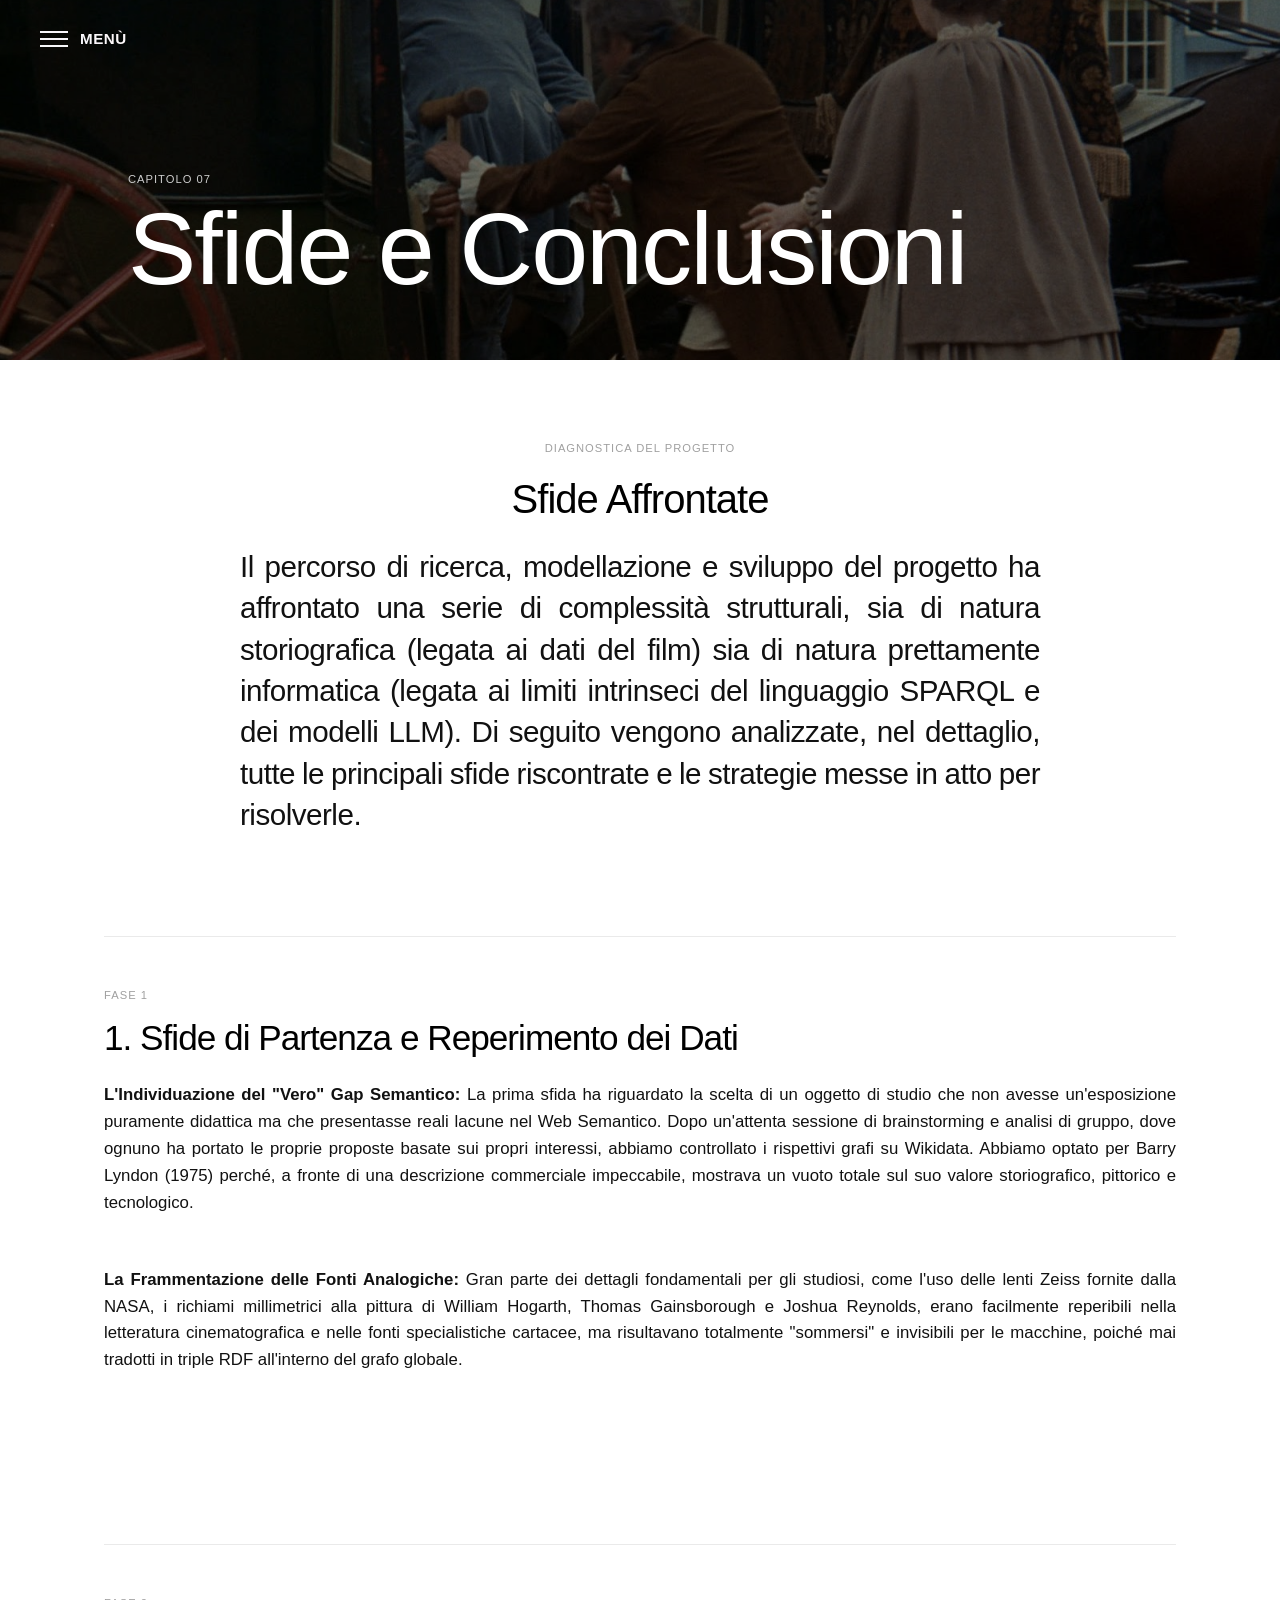
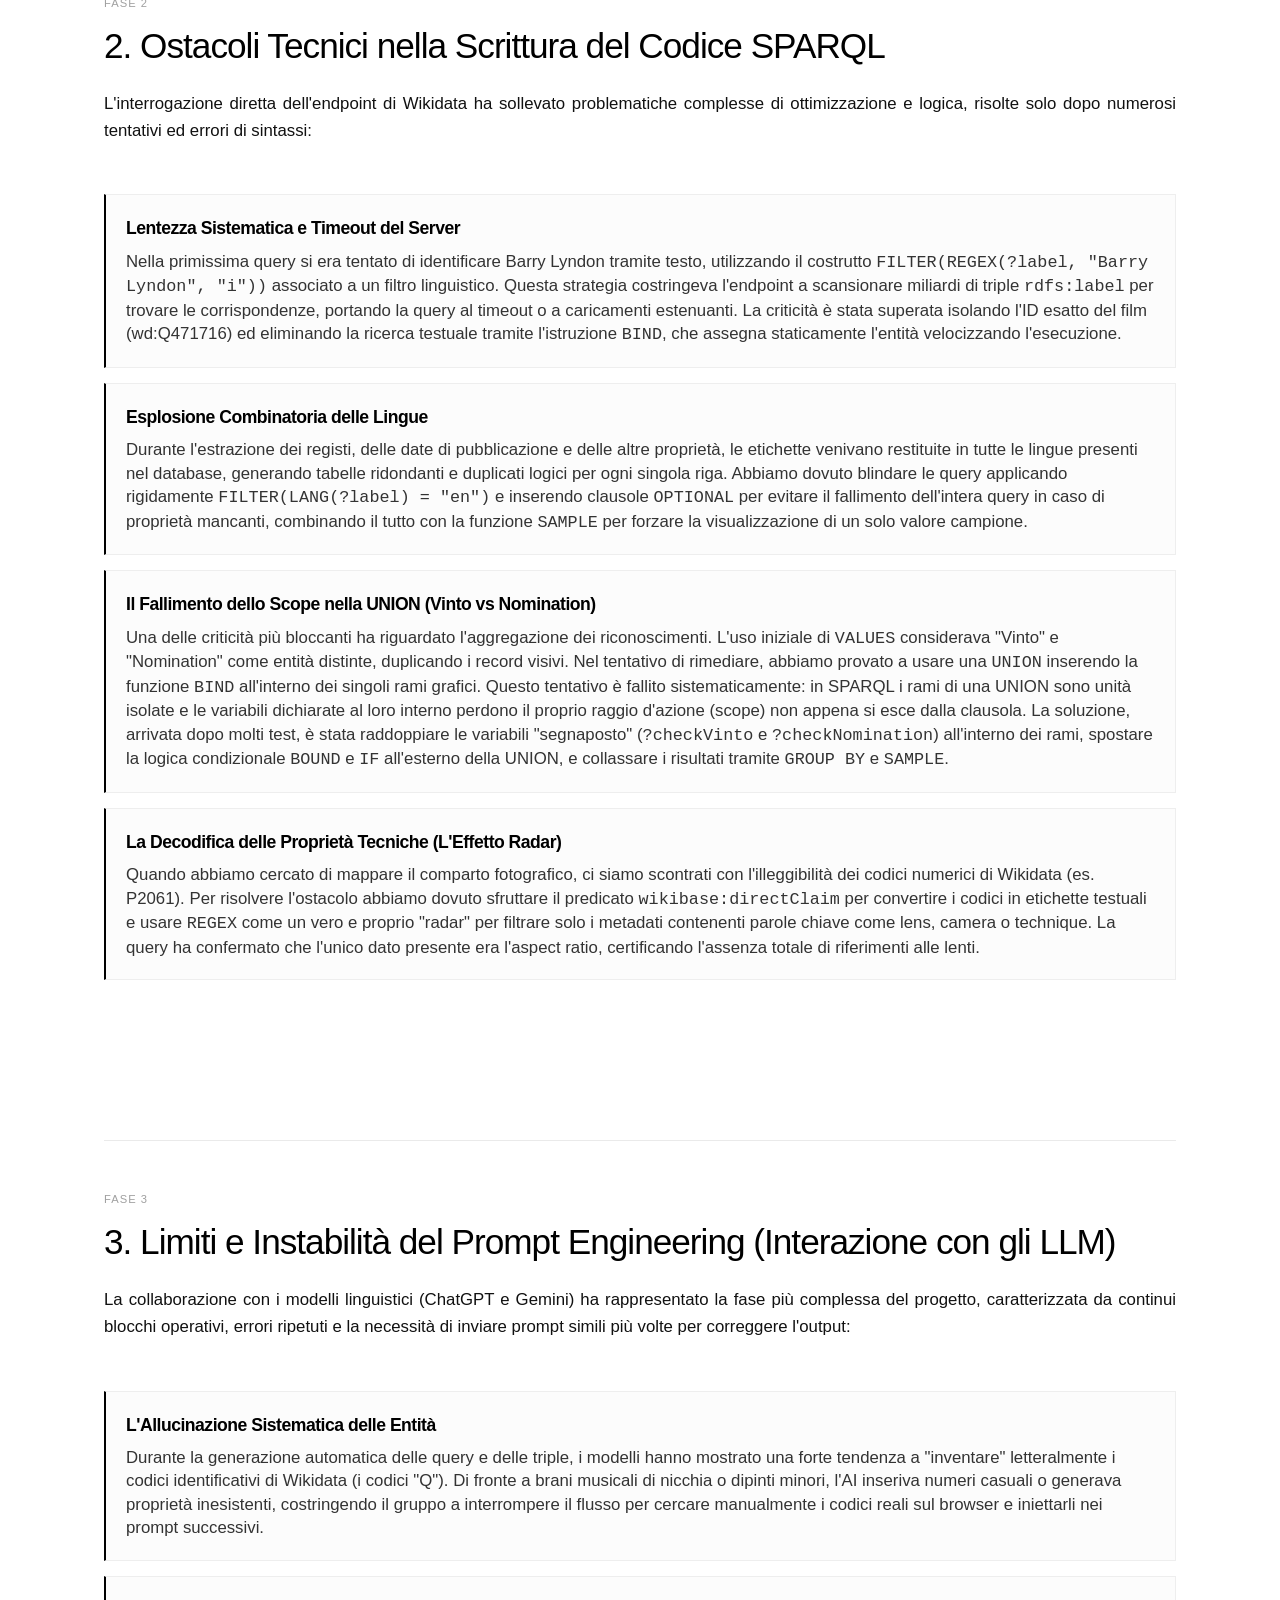
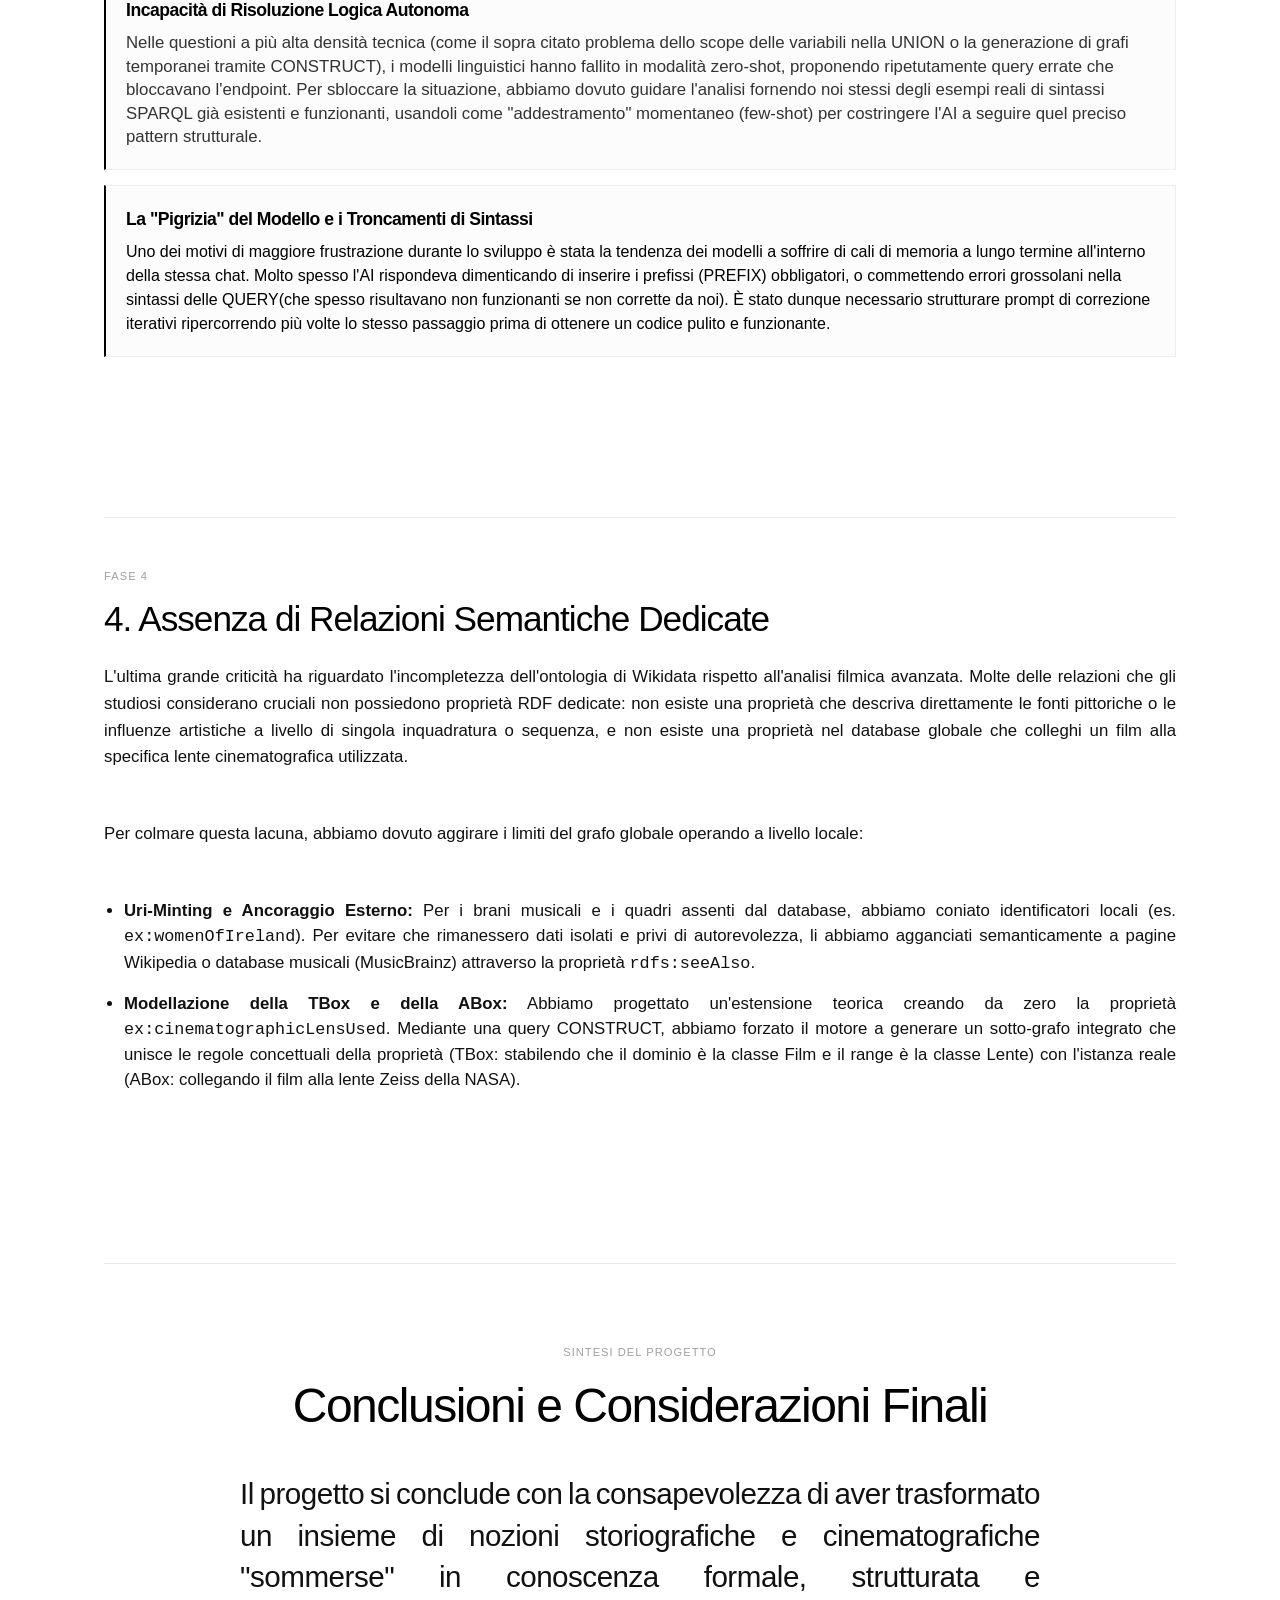
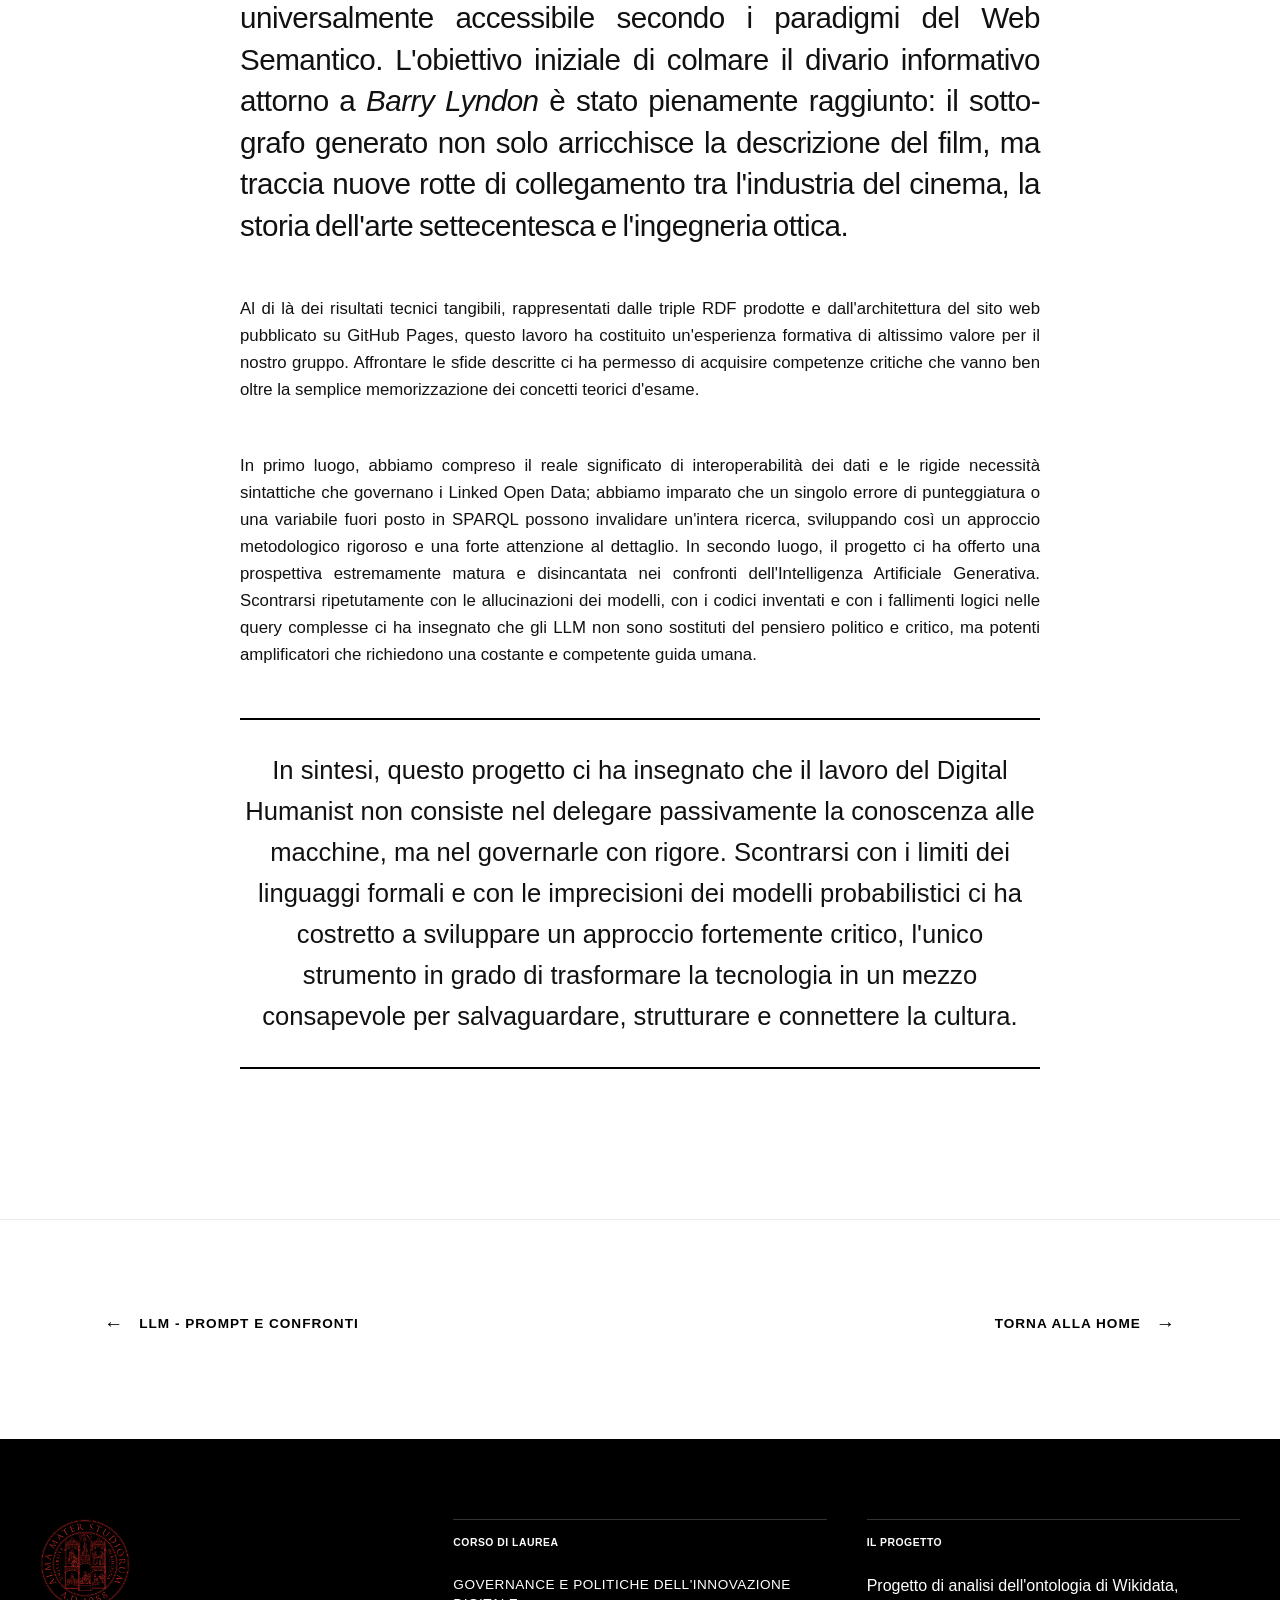
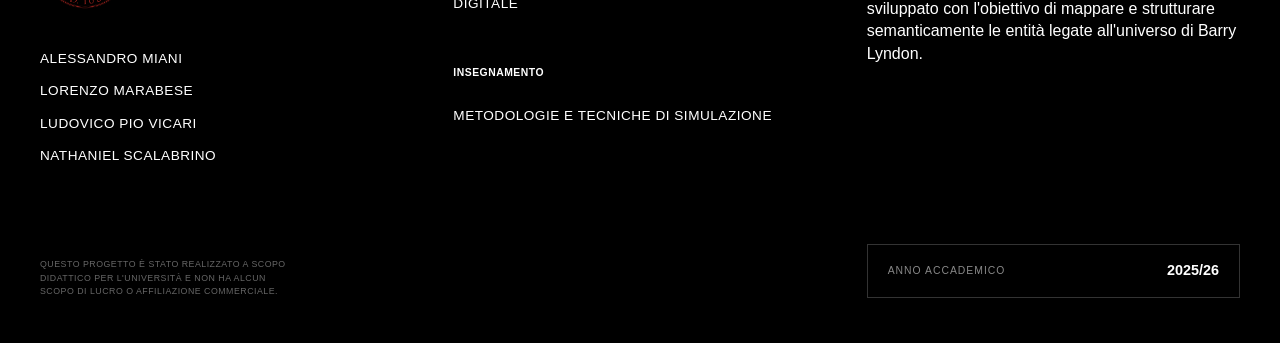
<file: conclusioni.html>
<!DOCTYPE html>
<html lang="it">
<head>
    <meta charset="UTF-8">
    <meta name="viewport" content="width=device-width, initial-scale=1.0">
    <title>Sfide e Conclusioni - Barry Lyndon</title>
    <link rel="stylesheet" href="style.css">
</head>
<body>

    <header class="site-header">
        <button id="menu-toggle" class="menu-btn" aria-label="Apri Menu">
            <div class="hamburger">
                <span></span><span></span><span></span>
            </div>
            <span class="menu-text">MENÙ</span>
        </button>
    </header>

    <div id="side-menu" class="side-nav">
        <nav>
            <ul>
                <li><a href="index.html">Home</a></li>
                <li><a href="il-progetto.html">Il Progetto</a></li>
                <li><a href="metodologia.html">Metodologia</a></li>
                <li><a href="estrazione.html">Estrazione dati con SPARQL</a></li>
                <li><a href="lacune.html">Individuazione Lacune</a></li>
                <li><a href="migliorie.html">Migliorie Proposte</a></li>
                <li><a href="llm.html">LLM - Prompt e Confronti</a></li>
                <li><a href="conclusioni.html">Sfide Affrontate</a></li>
            </ul>
        </nav>
    </div>
    <div id="menu-overlay" class="overlay"></div>

    <main class="editorial-page">
        
        <div class="title-banner fade-on-scroll">
            <img src="img/sfondo7.jpg" class="banner-img" alt="Sfide e Conclusioni">
            <div class="banner-overlay">
                <span class="label banner-label">CAPITOLO 07</span>
                <h1 class="banner-title">Sfide e Conclusioni</h1>
            </div>
        </div>

        <div class="notes-wrapper">
            
            <div class="notes-text-center fade-on-scroll">
                <span class="label" style="text-align: center; display: block; margin-bottom: 20px;">DIAGNOSTICA DEL PROGETTO</span>
                <h2 class="notes-heading" style="text-align: center; font-size: 2.5rem;">Sfide Affrontate</h2>
                <p class="synopsis-text lead-text justified-intro">
                    Il percorso di ricerca, modellazione e sviluppo del progetto ha affrontato una serie di complessità strutturali, sia di natura storiografica (legata ai dati del film) sia di natura prettamente informatica (legata ai limiti intrinseci del linguaggio SPARQL e dei modelli LLM). Di seguito vengono analizzate, nel dettaglio, tutte le principali sfide riscontrate e le strategie messe in atto per risolverle.
                </p>
            </div>

            <hr class="divider">
            <div class="notes-grid fade-on-scroll">
                <div class="notes-text" style="width: 100%;">
                    <span class="label">FASE 1</span>
                    <h2 class="notes-heading">1. Sfide di Partenza e Reperimento dei Dati</h2>
                    
                    <p class="synopsis-text" style="margin-top: 20px;">
                        <strong>L'Individuazione del "Vero" Gap Semantico:</strong> La prima sfida ha riguardato la scelta di un oggetto di studio che non avesse un'esposizione puramente didattica ma che presentasse reali lacune nel Web Semantico. Dopo un'attenta sessione di brainstorming e analisi di gruppo, dove ognuno ha portato le proprie proposte basate sui propri interessi, abbiamo controllato i rispettivi grafi su Wikidata. Abbiamo optato per Barry Lyndon (1975) perché, a fronte di una descrizione commerciale impeccabile, mostrava un vuoto totale sul suo valore storiografico, pittorico e tecnologico.
                    </p>
                    <p class="synopsis-text">
                        <strong>La Frammentazione delle Fonti Analogiche:</strong> Gran parte dei dettagli fondamentali per gli studiosi, come l'uso delle lenti Zeiss fornite dalla NASA, i richiami millimetrici alla pittura di William Hogarth, Thomas Gainsborough e Joshua Reynolds, erano facilmente reperibili nella letteratura cinematografica e nelle fonti specialistiche cartacee, ma risultavano totalmente "sommersi" e invisibili per le macchine, poiché mai tradotti in triple RDF all'interno del grafo globale.
                    </p>
                </div>
            </div>

            <hr class="divider">
            <div class="notes-grid inverted fade-on-scroll">
                <div class="notes-text" style="width: 100%;">
                    <span class="label">FASE 2</span>
                    <h2 class="notes-heading">2. Ostacoli Tecnici nella Scrittura del Codice SPARQL</h2>
                    <p class="synopsis-text">
                        L'interrogazione diretta dell'endpoint di Wikidata ha sollevato problematiche complesse di ottimizzazione e logica, risolte solo dopo numerosi tentativi ed errori di sintassi:
                    </p>

                    <div class="art-cards-container" style="margin-top: 30px;">
                        <div class="art-card">
                            <strong>Lentezza Sistematica e Timeout del Server</strong>
                            <p>Nella primissima query si era tentato di identificare Barry Lyndon tramite testo, utilizzando il costrutto <code>FILTER(REGEX(?label, "Barry Lyndon", "i"))</code> associato a un filtro linguistico. Questa strategia costringeva l'endpoint a scansionare miliardi di triple <code>rdfs:label</code> per trovare le corrispondenze, portando la query al timeout o a caricamenti estenuanti. La criticità è stata superata isolando l'ID esatto del film (wd:Q471716) ed eliminando la ricerca testuale tramite l'istruzione <code>BIND</code>, che assegna staticamente l'entità velocizzando l'esecuzione.</p>
                        </div>
                        <div class="art-card">
                            <strong>Esplosione Combinatoria delle Lingue</strong>
                            <p>Durante l'estrazione dei registi, delle date di pubblicazione e delle altre proprietà, le etichette venivano restituite in tutte le lingue presenti nel database, generando tabelle ridondanti e duplicati logici per ogni singola riga. Abbiamo dovuto blindare le query applicando rigidamente <code>FILTER(LANG(?label) = "en")</code> e inserendo clausole <code>OPTIONAL</code> per evitare il fallimento dell'intera query in caso di proprietà mancanti, combinando il tutto con la funzione <code>SAMPLE</code> per forzare la visualizzazione di un solo valore campione.</p>
                        </div>
                        <div class="art-card">
                            <strong>Il Fallimento dello Scope nella UNION (Vinto vs Nomination)</strong>
                            <p>Una delle criticità più bloccanti ha riguardato l'aggregazione dei riconoscimenti. L'uso iniziale di <code>VALUES</code> considerava "Vinto" e "Nomination" come entità distinte, duplicando i record visivi. Nel tentativo di rimediare, abbiamo provato a usare una <code>UNION</code> inserendo la funzione <code>BIND</code> all'interno dei singoli rami grafici. Questo tentativo è fallito sistematicamente: in SPARQL i rami di una UNION sono unità isolate e le variabili dichiarate al loro interno perdono il proprio raggio d'azione (scope) non appena si esce dalla clausola. La soluzione, arrivata dopo molti test, è stata raddoppiare le variabili "segnaposto" (<code>?checkVinto</code> e <code>?checkNomination</code>) all'interno dei rami, spostare la logica condizionale <code>BOUND</code> e <code>IF</code> all'esterno della UNION, e collassare i risultati tramite <code>GROUP BY</code> e <code>SAMPLE</code>.</p>
                        </div>
                        <div class="art-card">
                            <strong>La Decodifica delle Proprietà Tecniche (L'Effetto Radar)</strong>
                            <p>Quando abbiamo cercato di mappare il comparto fotografico, ci siamo scontrati con l'illeggibilità dei codici numerici di Wikidata (es. P2061). Per risolvere l'ostacolo abbiamo dovuto sfruttare il predicato <code>wikibase:directClaim</code> per convertire i codici in etichette testuali e usare <code>REGEX</code> come un vero e proprio "radar" per filtrare solo i metadati contenenti parole chiave come lens, camera o technique. La query ha confermato che l'unico dato presente era l'aspect ratio, certificando l'assenza totale di riferimenti alle lenti.</p>
                        </div>
                    </div>
                </div>
            </div>

            <hr class="divider">
            <div class="notes-grid fade-on-scroll">
                <div class="notes-text" style="width: 100%;">
                    <span class="label">FASE 3</span>
                    <h2 class="notes-heading">3. Limiti e Instabilità del Prompt Engineering (Interazione con gli LLM)</h2>
                    <p class="synopsis-text">
                        La collaborazione con i modelli linguistici (ChatGPT e Gemini) ha rappresentato la fase più complessa del progetto, caratterizzata da continui blocchi operativi, errori ripetuti e la necessità di inviare prompt simili più volte per correggere l'output:
                    </p>

                    <div class="art-cards-container" style="margin-top: 30px;">
                        <div class="art-card">
                            <strong>L'Allucinazione Sistematica delle Entità</strong>
                            <p>Durante la generazione automatica delle query e delle triple, i modelli hanno mostrato una forte tendenza a "inventare" letteralmente i codici identificativi di Wikidata (i codici "Q"). Di fronte a brani musicali di nicchia o dipinti minori, l'AI inseriva numeri casuali o generava proprietà inesistenti, costringendo il gruppo a interrompere il flusso per cercare manualmente i codici reali sul browser e iniettarli nei prompt successivi.</p>
                        </div>
                        <div class="art-card">
                            <strong>Incapacità di Risoluzione Logica Autonoma</strong>
                            <p>Nelle questioni a più alta densità tecnica (come il sopra citato problema dello scope delle variabili nella UNION o la generazione di grafi temporanei tramite CONSTRUCT), i modelli linguistici hanno fallito in modalità zero-shot, proponendo ripetutamente query errate che bloccavano l'endpoint. Per sbloccare la situazione, abbiamo dovuto guidare l'analisi fornendo noi stessi degli esempi reali di sintassi SPARQL già esistenti e funzionanti, usandoli come "addestramento" momentaneo (few-shot) per costringere l'AI a seguire quel preciso pattern strutturale.</p>
                        </div>
                        <div class="art-card">
                            <strong>La "Pigrizia" del Modello e i Troncamenti di Sintassi</strong>
                            Uno dei motivi di maggiore frustrazione durante lo sviluppo è stata la tendenza dei modelli a soffrire di cali di memoria a lungo termine all'interno della stessa chat. Molto spesso l'AI rispondeva dimenticando di inserire i prefissi (PREFIX) obbligatori, o commettendo errori grossolani nella sintassi delle QUERY(che spesso risultavano non funzionanti se non corrette da noi). È stato dunque necessario strutturare prompt di correzione iterativi ripercorrendo più volte lo stesso passaggio prima di ottenere un codice pulito e funzionante.</p>
                        </div>
                    </div>
                </div>
            </div>

            <hr class="divider">
            <div class="notes-grid inverted fade-on-scroll">
                <div class="notes-text" style="width: 100%;">
                    <span class="label">FASE 4</span>
                    <h2 class="notes-heading">4. Assenza di Relazioni Semantiche Dedicate</h2>
                    <p class="synopsis-text">
                        L'ultima grande criticità ha riguardato l'incompletezza dell'ontologia di Wikidata rispetto all'analisi filmica avanzata. Molte delle relazioni che gli studiosi considerano cruciali non possiedono proprietà RDF dedicate: non esiste una proprietà che descriva direttamente le fonti pittoriche o le influenze artistiche a livello di singola inquadratura o sequenza, e non esiste una proprietà nel database globale che colleghi un film alla specifica lente cinematografica utilizzata.
                    </p>
                    <p class="synopsis-text">
                        Per colmare questa lacuna, abbiamo dovuto aggirare i limiti del grafo globale operando a livello locale:
                    </p>
                    
                    <ul class="synopsis-text" style="padding-left: 20px;">
                        <li style="margin-bottom: 15px;"><strong>Uri-Minting e Ancoraggio Esterno:</strong> Per i brani musicali e i quadri assenti dal database, abbiamo coniato identificatori locali (es. <code>ex:womenOfIreland</code>). Per evitare che rimanessero dati isolati e privi di autorevolezza, li abbiamo agganciati semanticamente a pagine Wikipedia o database musicali (MusicBrainz) attraverso la proprietà <code>rdfs:seeAlso</code>.</li>
                        <li><strong>Modellazione della TBox e della ABox:</strong> Abbiamo progettato un'estensione teorica creando da zero la proprietà <code>ex:cinematographicLensUsed</code>. Mediante una query CONSTRUCT, abbiamo forzato il motore a generare un sotto-grafo integrato che unisce le regole concettuali della proprietà (TBox: stabilendo che il dominio è la classe Film e il range è la classe Lente) con l'istanza reale (ABox: collegando il film alla lente Zeiss della NASA).</li>
                    </ul>
                </div>
            </div>

            <hr class="divider" style="margin-top: 60px;">
            <div class="notes-text-center fade-on-scroll" style="margin-top: 80px; margin-bottom: 60px;">
                <span class="label" style="text-align: center; display: block; margin-bottom: 20px;">SINTESI DEL PROGETTO</span>
                <h1 class="notes-heading" style="text-align: center; font-size: 3rem; letter-spacing: -1.5px;">Conclusioni e Considerazioni Finali</h1>
                
                <p class="synopsis-text justified-intro" style="margin-top: 40px;">
                    Il progetto si conclude con la consapevolezza di aver trasformato un insieme di nozioni storiografiche e cinematografiche "sommerse" in conoscenza formale, strutturata e universalmente accessibile secondo i paradigmi del Web Semantico. L'obiettivo iniziale di colmare il divario informativo attorno a <em>Barry Lyndon</em> è stato pienamente raggiunto: il sotto-grafo generato non solo arricchisce la descrizione del film, ma traccia nuove rotte di collegamento tra l'industria del cinema, la storia dell'arte settecentesca e l'ingegneria ottica.
                </p>
                
                <p class="synopsis-text" style="margin-top: 30px;">
                    Al di là dei risultati tecnici tangibili, rappresentati dalle triple RDF prodotte e dall'architettura del sito web pubblicato su GitHub Pages, questo lavoro ha costituito un'esperienza formativa di altissimo valore per il nostro gruppo. Affrontare le sfide descritte ci ha permesso di acquisire competenze critiche che vanno ben oltre la semplice memorizzazione dei concetti teorici d'esame.
                </p>

                <p class="synopsis-text" style="margin-top: 30px;">
                    In primo luogo, abbiamo compreso il reale significato di interoperabilità dei dati e le rigide necessità sintattiche che governano i Linked Open Data; abbiamo imparato che un singolo errore di punteggiatura o una variabile fuori posto in SPARQL possono invalidare un'intera ricerca, sviluppando così un approccio metodologico rigoroso e una forte attenzione al dettaglio. In secondo luogo, il progetto ci ha offerto una prospettiva estremamente matura e disincantata nei confronti dell'Intelligenza Artificiale Generativa. Scontrarsi ripetutamente con le allucinazioni dei modelli, con i codici inventati e con i fallimenti logici nelle query complesse ci ha insegnato che gli LLM non sono sostituti del pensiero politico e critico, ma potenti amplificatori che richiedono una costante e competente guida umana.
                </p>

                <p class="synopsis-text" style="margin-top: 30px; font-weight: 500; font-size: 1.6rem; text-align: center; border-top: 2px solid #000; border-bottom: 2px solid #000; padding: 30px 0;">
                    In sintesi, questo progetto ci ha insegnato che il lavoro del Digital Humanist non consiste nel delegare passivamente la conoscenza alle macchine, ma nel governarle con rigore. Scontrarsi con i limiti dei linguaggi formali e con le imprecisioni dei modelli probabilistici ci ha costretto a sviluppare un approccio fortemente critico, l'unico strumento in grado di trasformare la tecnologia in un mezzo consapevole per salvaguardare, strutturare e connettere la cultura.
                </p>
            </div>

        </div> <hr class="divider">
        <div class="pagination-container fade-on-scroll" style="max-width: 1200px; margin: 0 auto; padding: 40px 5%;">
            <a href="llm.html" class="nav-btn prev-btn">
                <span class="arrow">&#8592;</span> LLM - PROMPT E CONFRONTI
            </a>
            <a href="index.html" class="nav-btn next-btn">
                TORNA ALLA HOME <span class="arrow">&#8594;</span>
            </a>
        </div>
    </main>

    <footer class="site-footer">
        <div class="footer-container">
            
            <div class="footer-col col-names">
                
                <img src="img/logo2.png" alt="Logo Università" class="footer-logo">
                <ul class="footer-list">
                    <li>Alessandro Miani </li>
                    <li>Lorenzo Marabese</li>
                    <li>Ludovico Pio Vicari</li>
                    <li>Nathaniel Scalabrino</li>
                </ul>
                
                <div class="footer-legal">
                    QUESTO PROGETTO È STATO REALIZZATO A SCOPO<br>
                    DIDATTICO PER L'UNIVERSITÀ E NON HA ALCUN<br>
                    SCOPO DI LUCRO O AFFILIAZIONE COMMERCIALE.
                </div>
            </div>

            <div class="footer-col bordered-col">
                <span class="footer-label">CORSO DI LAUREA</span>
                <ul class="footer-list secondary-list">
                    <li>GOVERNANCE E POLITICHE DELL'INNOVAZIONE DIGITALE</li>
                </ul>
                
                <div class="footer-spacer"></div>

                <span class="footer-label">INSEGNAMENTO</span>
                <ul class="footer-list secondary-list">
                    <li>METODOLOGIE E TECNICHE DI SIMULAZIONE</li>
                </ul>
            </div>

            <div class="footer-col bordered-col">
                <span class="footer-label">IL PROGETTO</span>
                <p class="footer-text">
                    Progetto di analisi dell'ontologia di Wikidata, sviluppato con l'obiettivo di mappare e strutturare semanticamente le entità legate all'universo di Barry Lyndon.
                </p>
                
                <div class="year-box">
                    <span class="year-label">ANNO ACCADEMICO</span>
                    <span class="year-value">2025/26</span>
                </div>
            </div>

        </div>
    </footer>

    <script src="script.js"></script>
</body>
</html>
</file>
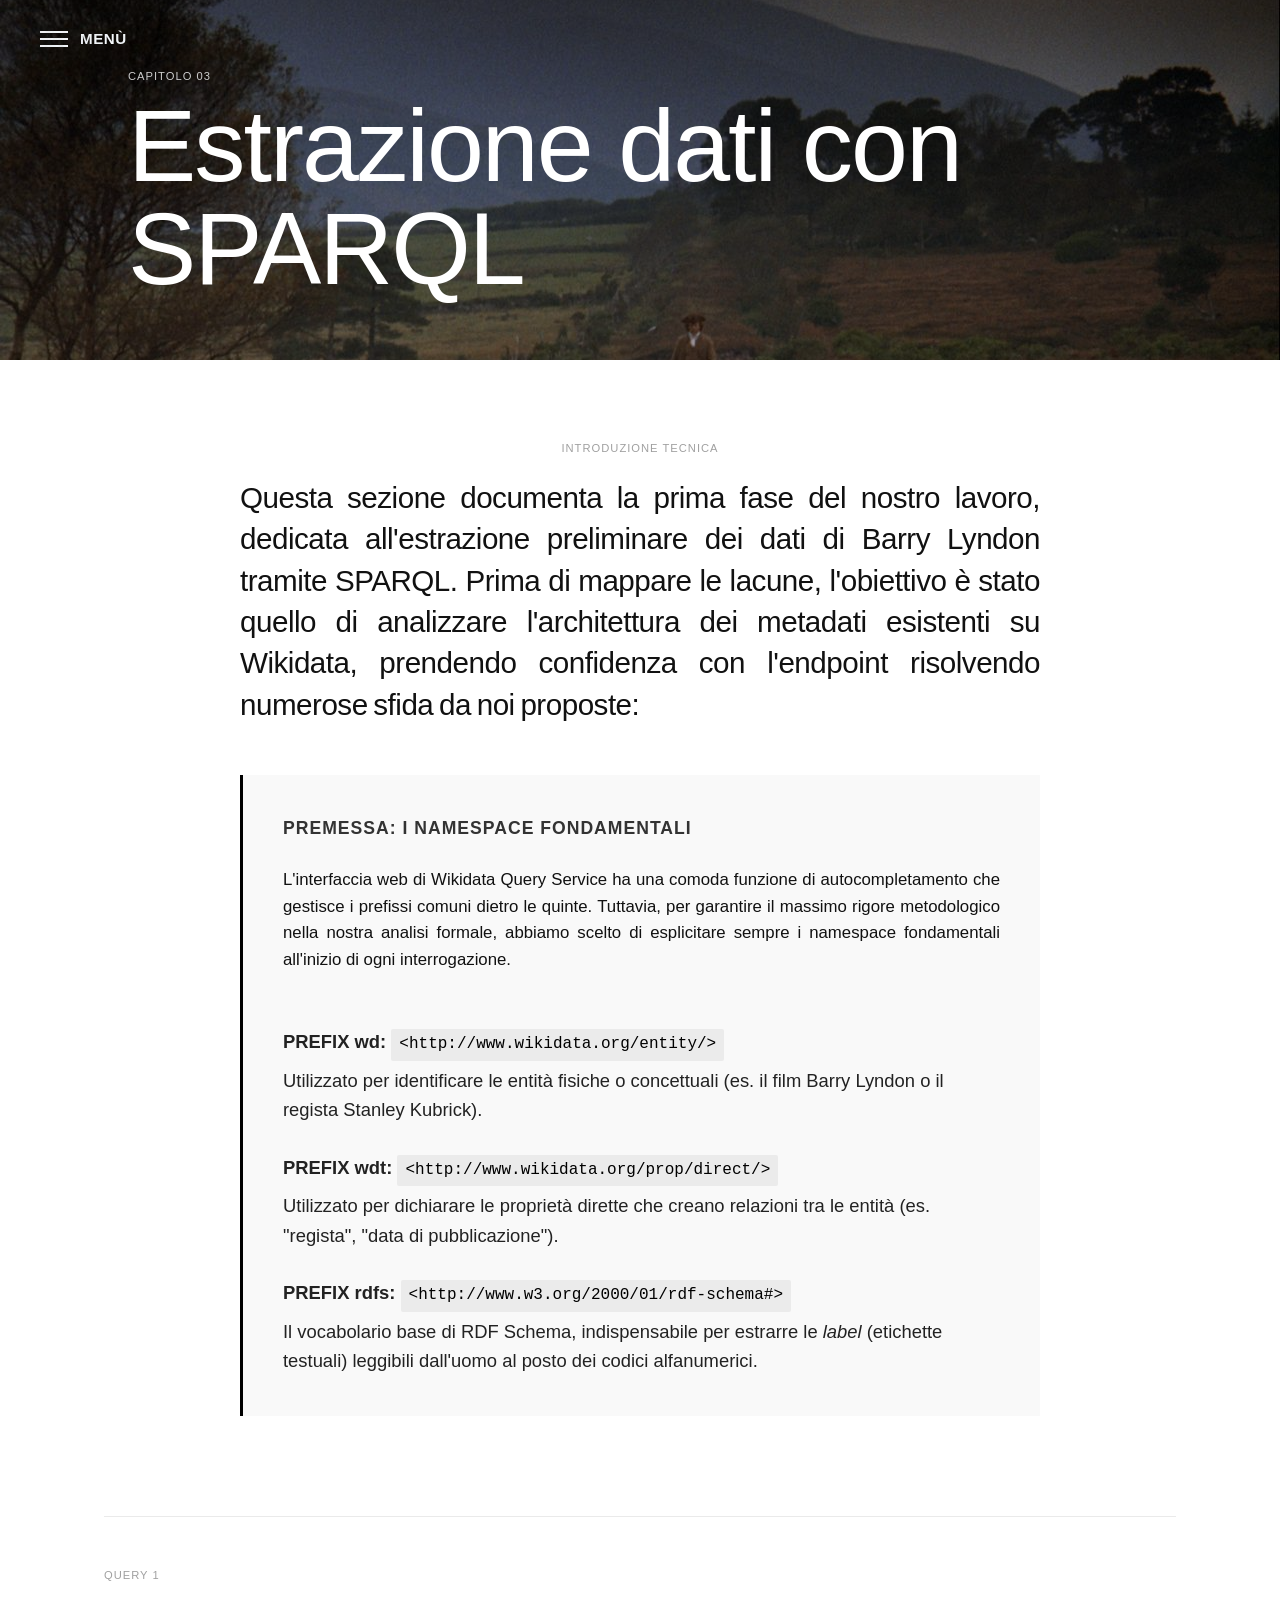
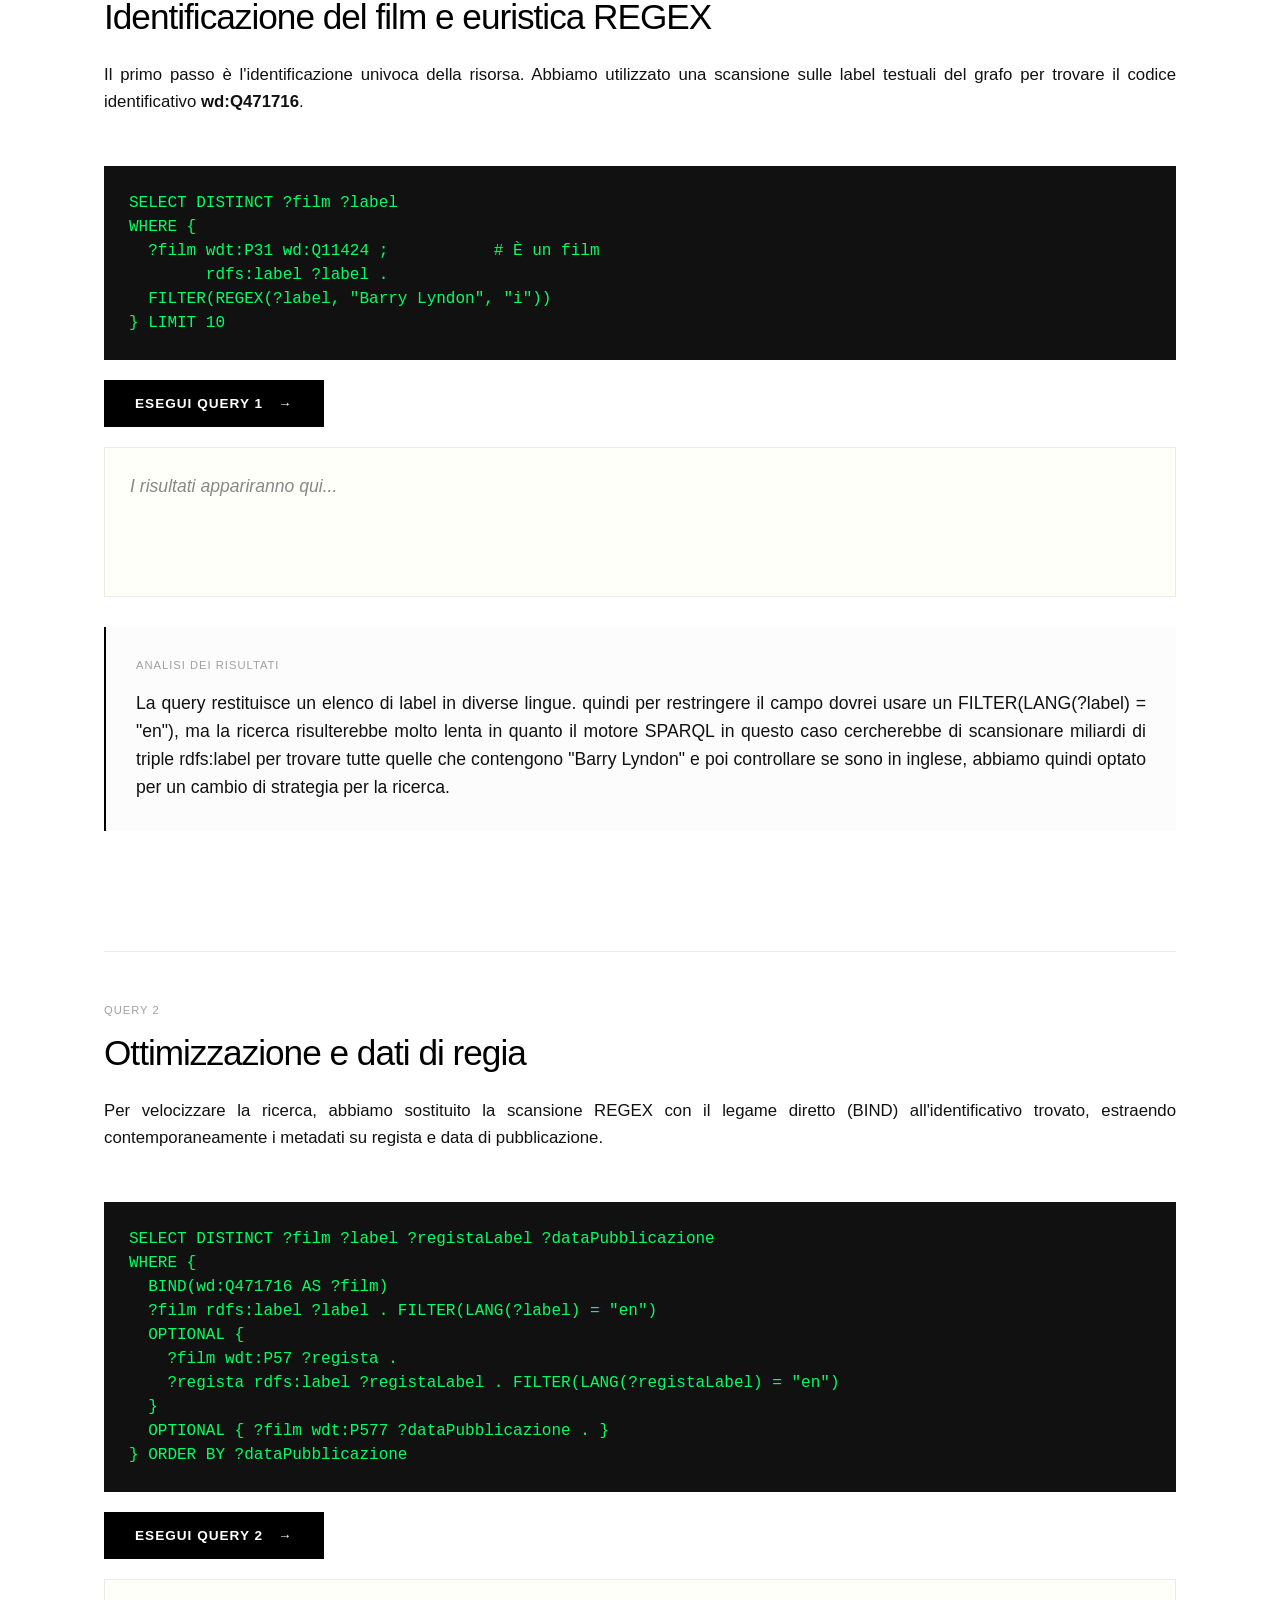
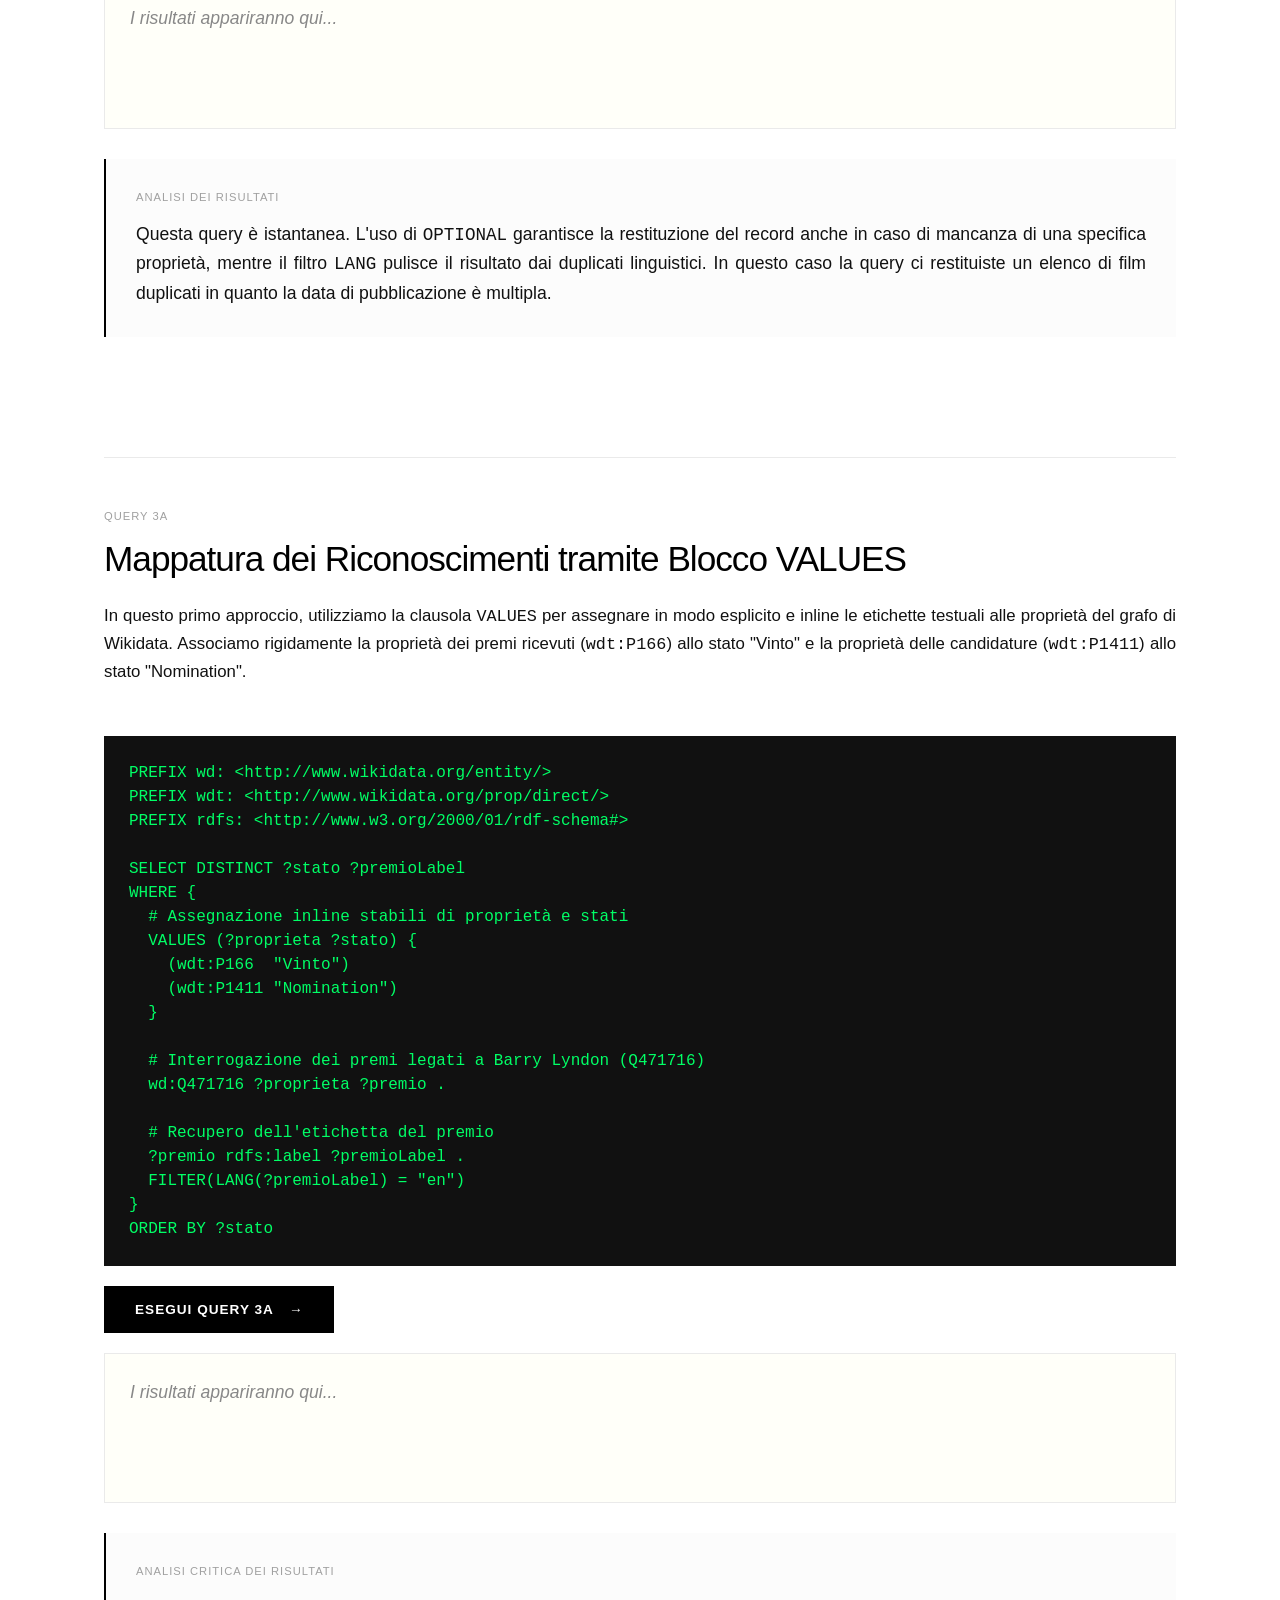
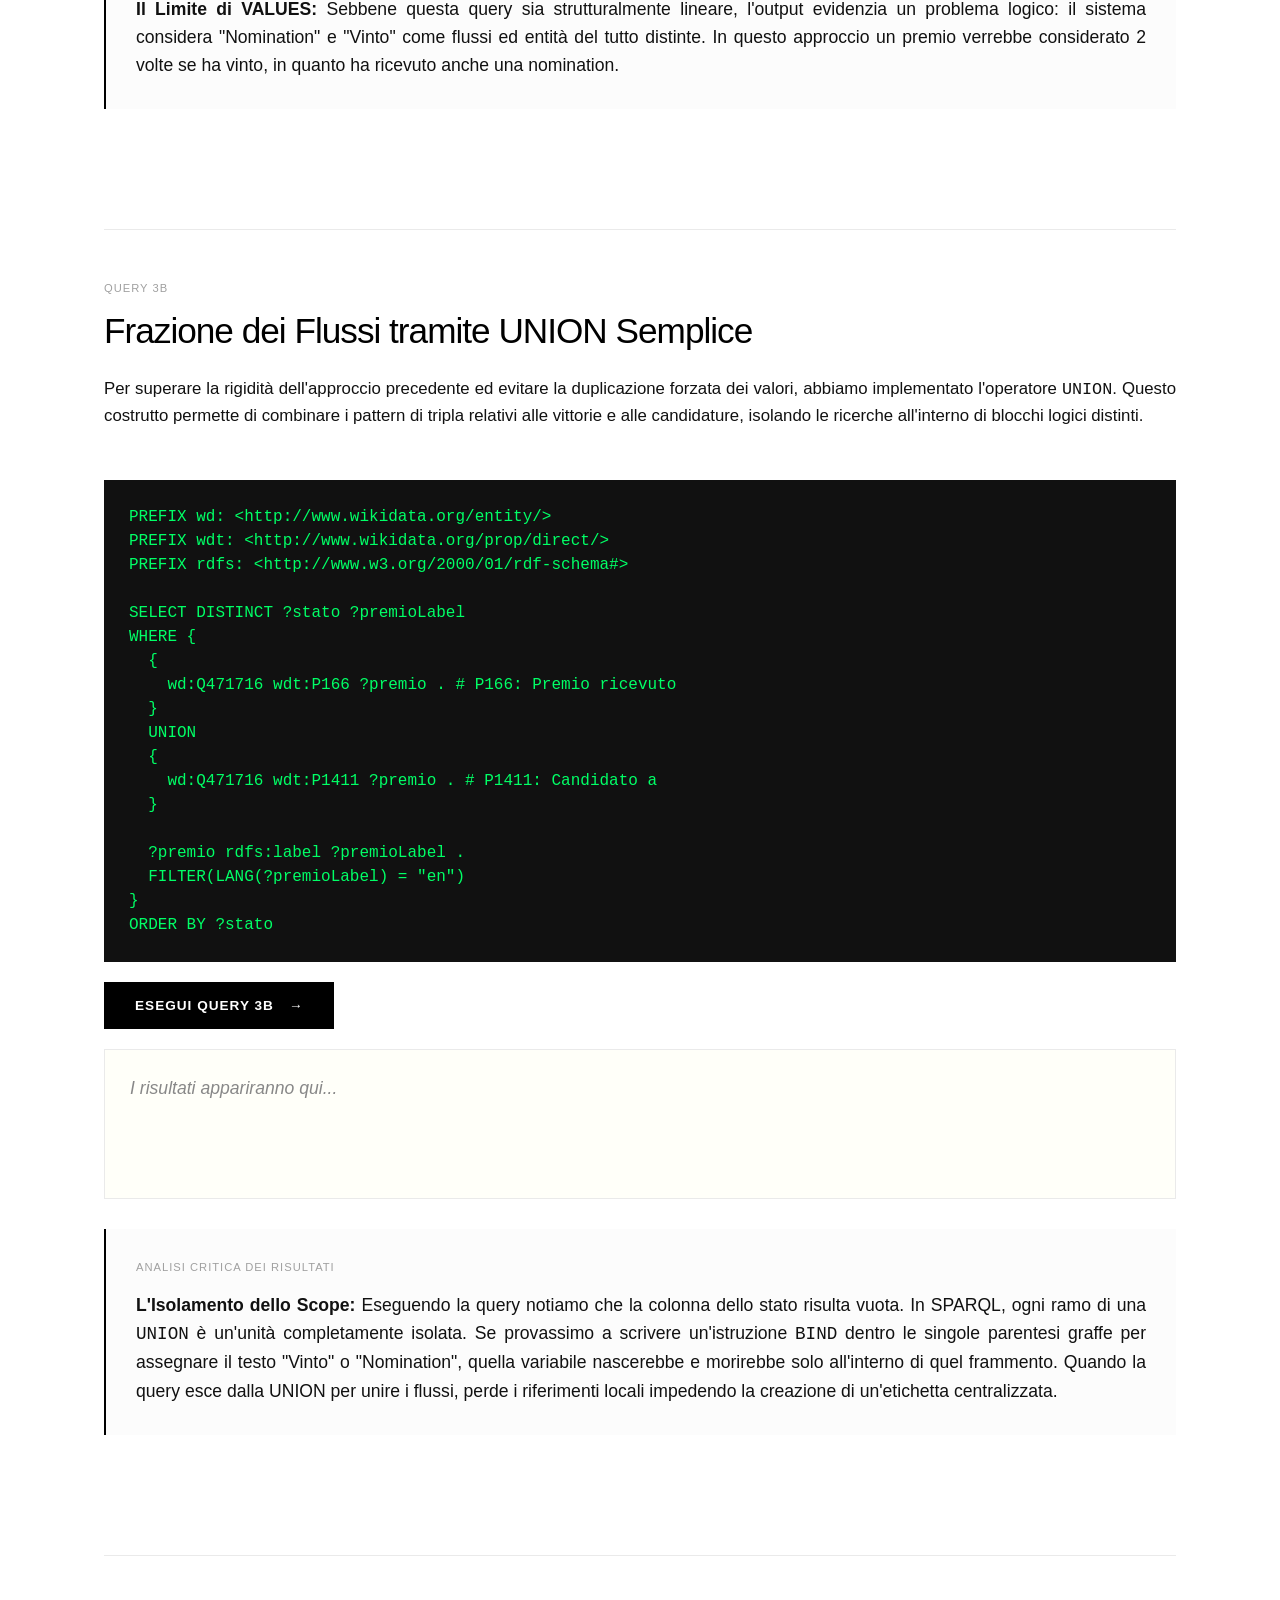
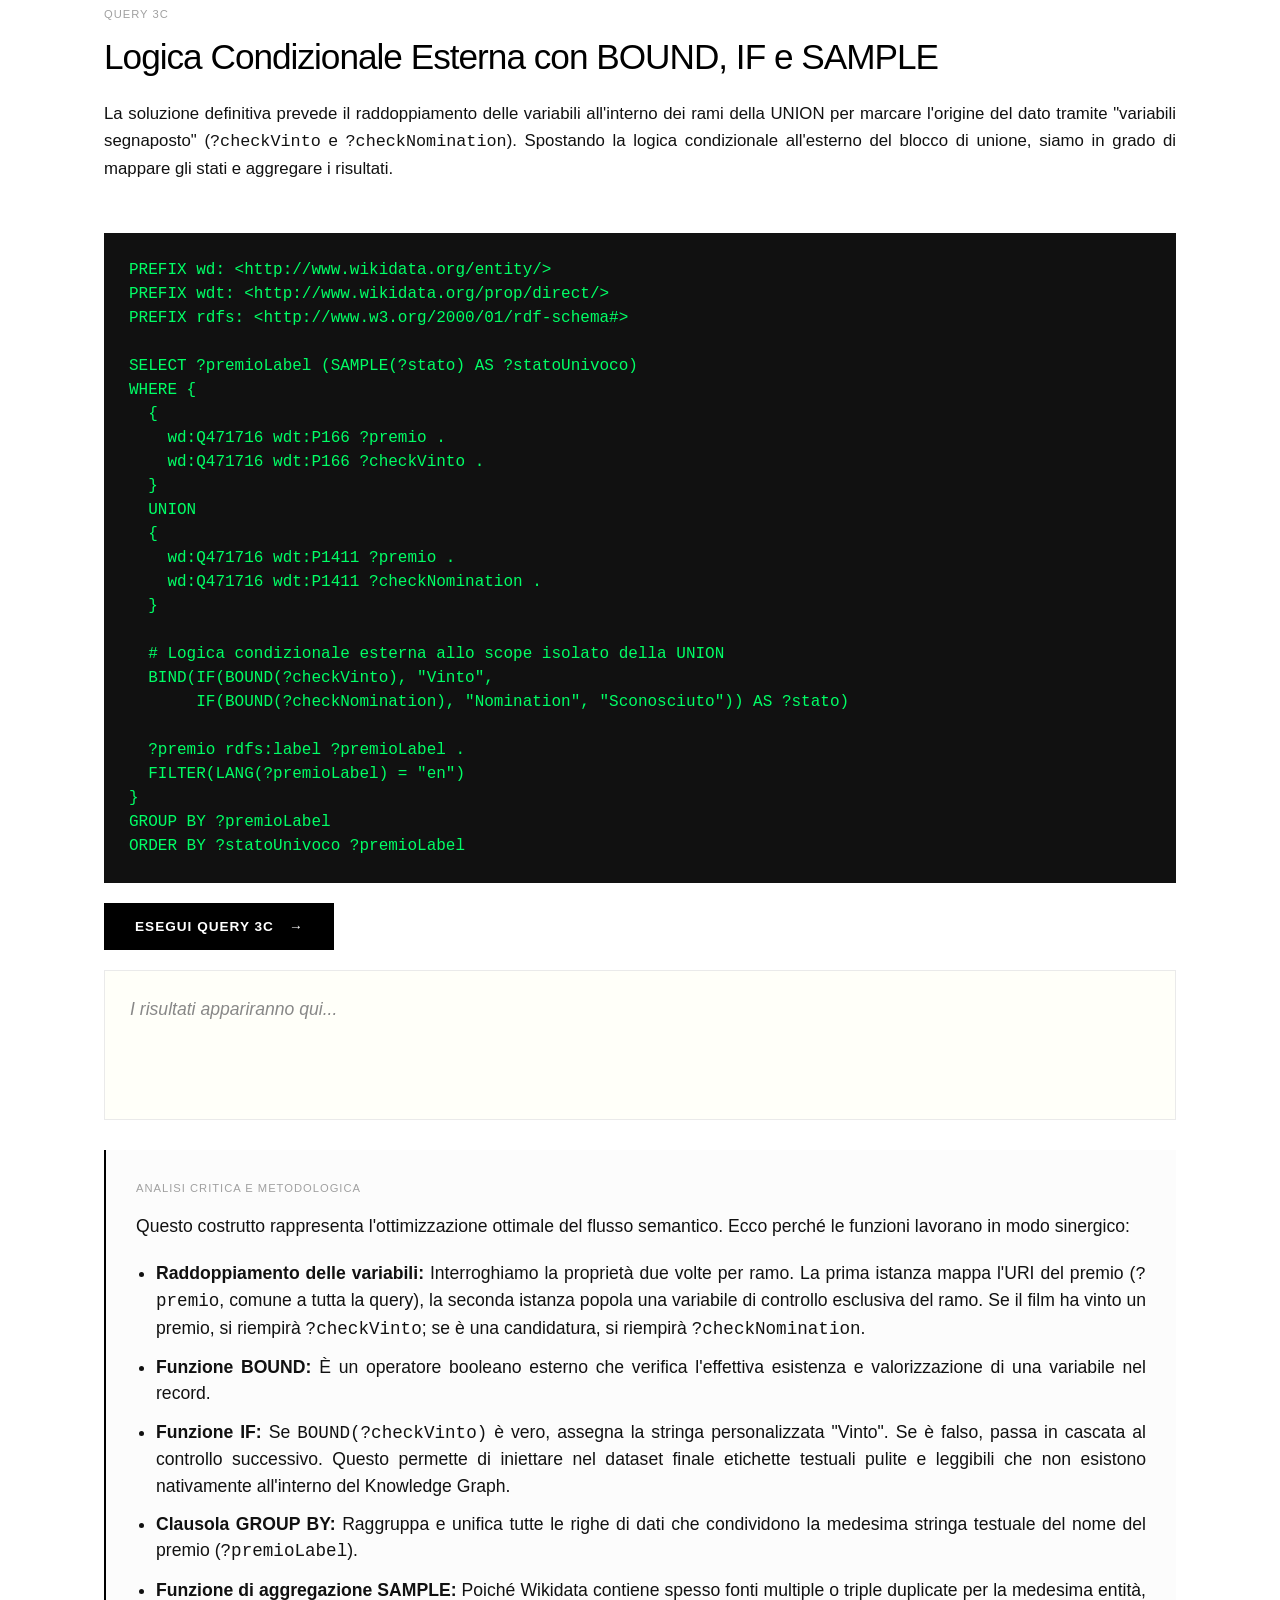
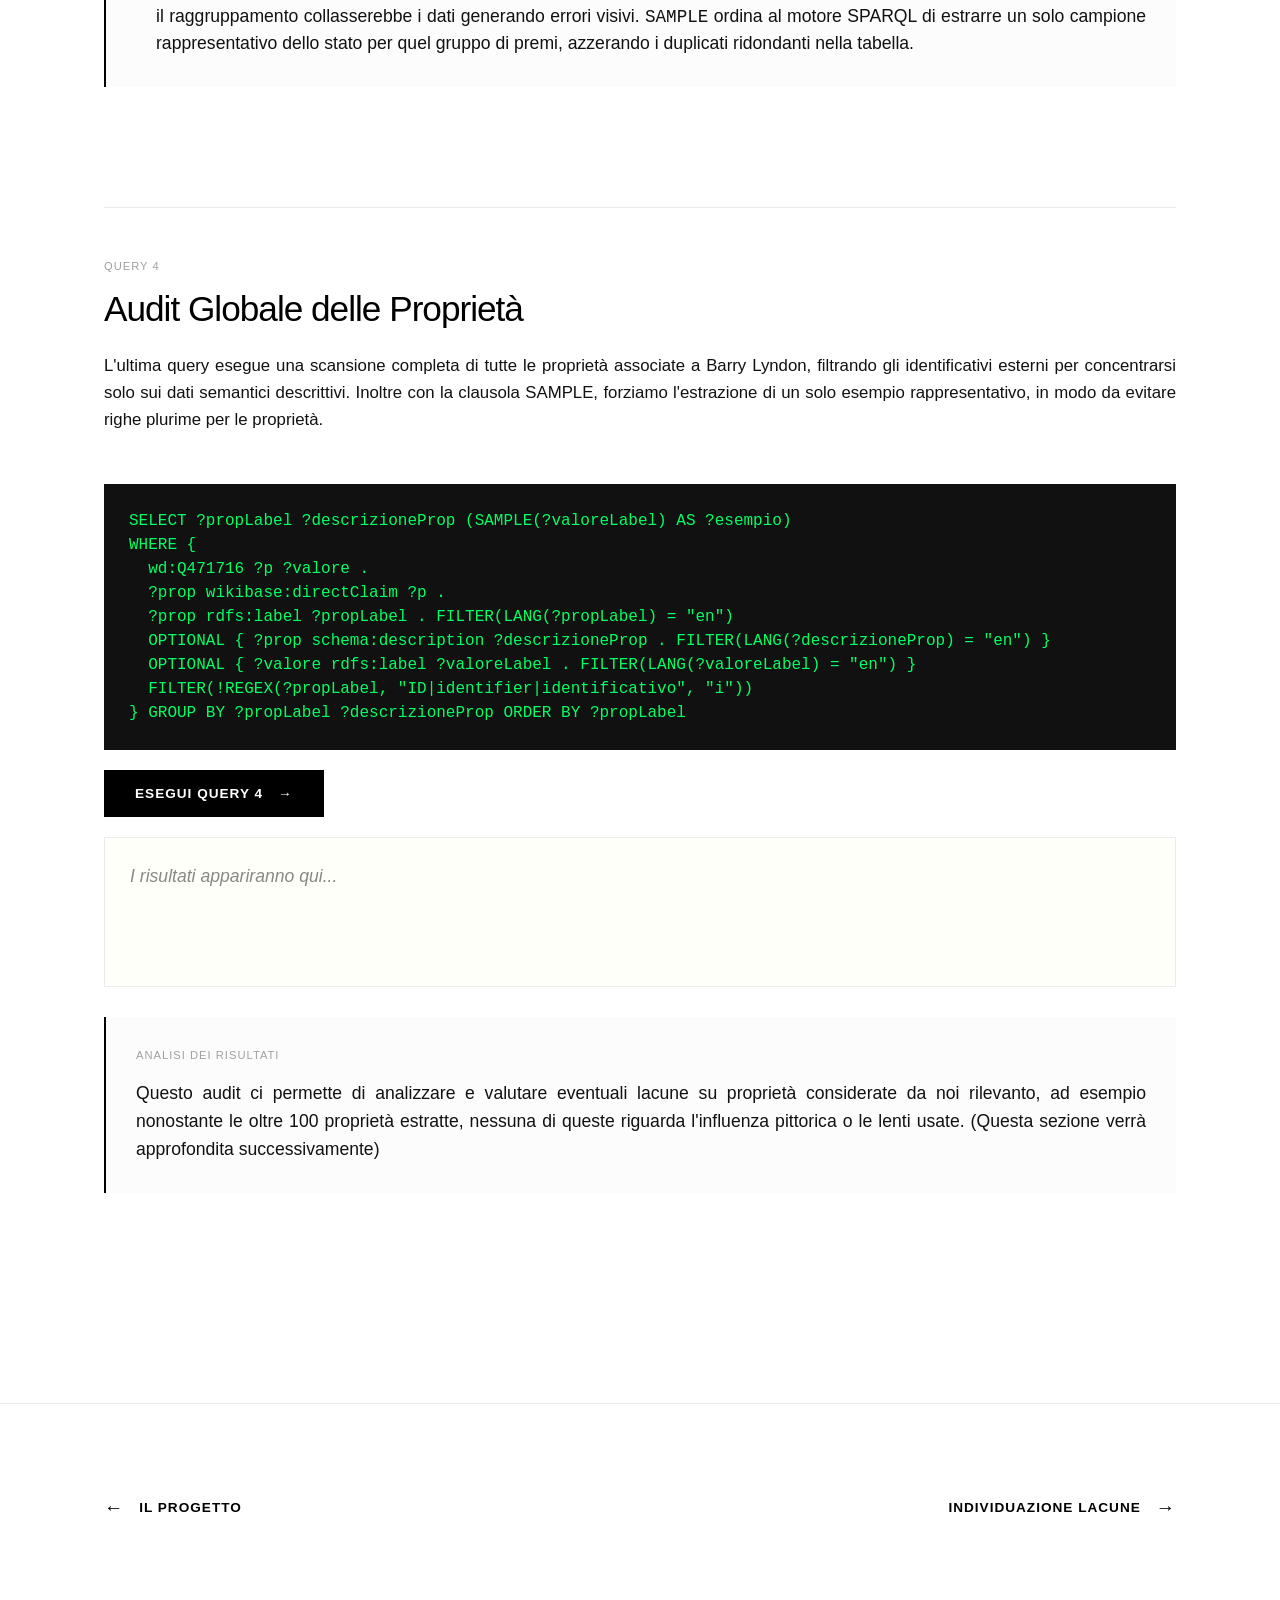
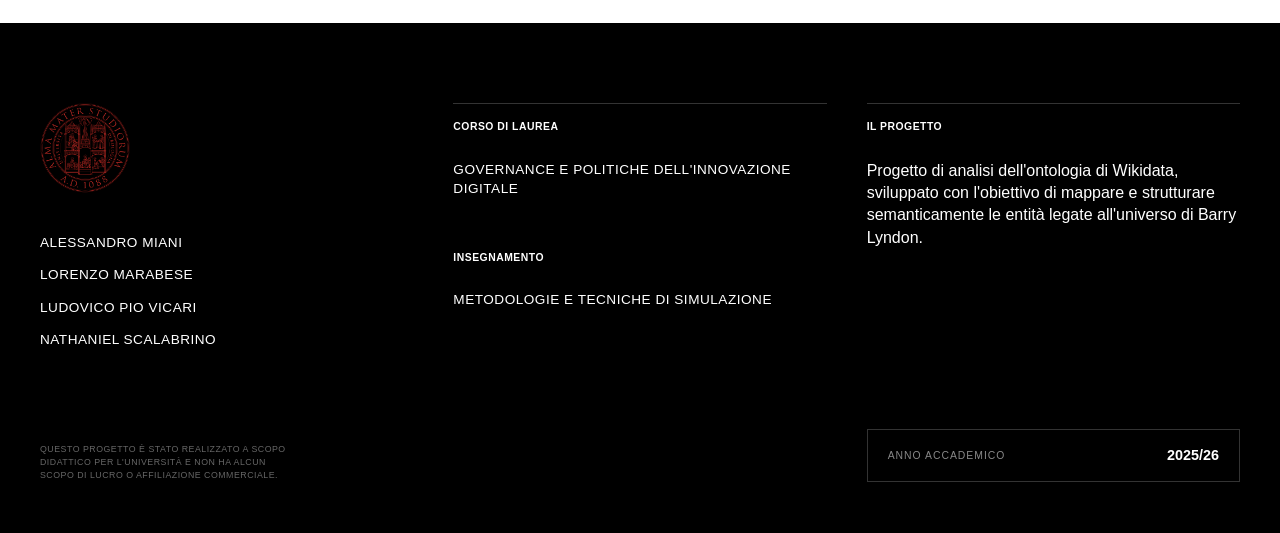
<file: estrazione.html>
<!DOCTYPE html>
<html lang="it">
<head>
    <meta charset="UTF-8">
    <meta name="viewport" content="width=device-width, initial-scale=1.0">
    <title>Estrazione SPARQL - Barry Lyndon</title>
    <link rel="stylesheet" href="style.css">
</head>
<body>

    <header class="site-header">
        <button id="menu-toggle" class="menu-btn" aria-label="Apri Menu">
            <div class="hamburger">
                <span></span><span></span><span></span>
            </div>
            <span class="menu-text">MENÙ</span>
        </button>
    </header>

    <div id="side-menu" class="side-nav">
        <nav>
            <ul>
                <li><a href="index.html">Home</a></li>
                <li><a href="il-progetto.html">Il Progetto</a></li>
                <li><a href="metodologia.html">Metodologia</a></li>
                <li><a href="estrazione.html">Estrazione dati con SPARQL</a></li>
                <li><a href="lacune.html">Individuazione Lacune</a></li>
                <li><a href="migliorie.html">Migliorie Proposte</a></li>
                <li><a href="llm.html">LLM - Prompt e Confronti</a></li>
                <li><a href="conclusioni.html">Sfide Affrontate</a></li>
            </ul>
        </nav>
    </div>
    <div id="menu-overlay" class="overlay"></div>

    <main class="editorial-page">
        
        <div class="title-banner fade-on-scroll">
            <img src="img/img3.jpg" class="banner-img" alt="Visualizzazione dati SPARQL">
            <div class="banner-overlay">
                <span class="label banner-label">CAPITOLO 03</span>
                <h1 class="banner-title">Estrazione dati con  SPARQL</h1>
            </div>
        </div>

        <div class="notes-wrapper">
            
            <div class="notes-text-center fade-on-scroll">
                <span class="label" style="text-align: center; display: block; margin-bottom: 20px;">INTRODUZIONE TECNICA</span>
                
                <p class="synopsis-text lead-text justified-intro">
                    Questa sezione documenta la prima fase del nostro lavoro, dedicata all'estrazione preliminare dei dati di Barry Lyndon tramite SPARQL. Prima di mappare le lacune, l'obiettivo è stato quello di analizzare l'architettura dei metadati esistenti su Wikidata, prendendo confidenza con l'endpoint risolvendo numerose sfida da noi proposte:
                </p>

                <div class="prefix-box">
                    <h3 class="prefix-box-title">PREMESSA: I Namespace Fondamentali</h3>
                    <p class="synopsis-text">
                        L'interfaccia web di Wikidata Query Service ha una comoda funzione di autocompletamento che gestisce i prefissi comuni dietro le quinte. Tuttavia, per garantire il massimo rigore metodologico nella nostra analisi formale, abbiamo scelto di esplicitare sempre i namespace fondamentali all'inizio di ogni interrogazione.
                    </p>
                    <ul class="prefix-list">
                        <li>
                            <strong>PREFIX wd:</strong> <code>&lt;http://www.wikidata.org/entity/&gt;</code><br>
                            Utilizzato per identificare le entità fisiche o concettuali (es. il film Barry Lyndon o il regista Stanley Kubrick).
                        </li>
                        <li>
                            <strong>PREFIX wdt:</strong> <code>&lt;http://www.wikidata.org/prop/direct/&gt;</code><br>
                            Utilizzato per dichiarare le proprietà dirette che creano relazioni tra le entità (es. "regista", "data di pubblicazione").
                        </li>
                        <li>
                            <strong>PREFIX rdfs:</strong> <code>&lt;http://www.w3.org/2000/01/rdf-schema#&gt;</code><br>
                            Il vocabolario base di RDF Schema, indispensabile per estrarre le <em>label</em> (etichette testuali) leggibili dall'uomo al posto dei codici alfanumerici.
                        </li>
                    </ul>
                </div>
            </div>

            <hr class="divider">

            <div class="notes-grid fade-on-scroll">
                <div class="notes-text" style="width: 100%;">
                    <span class="label">QUERY 1</span>
                    <h2 class="notes-heading">Identificazione del film e euristica REGEX</h2>
                    <p class="synopsis-text">
                        Il primo passo è l'identificazione univoca della risorsa. Abbiamo utilizzato una scansione sulle label testuali del grafo per trovare il codice identificativo <strong>wd:Q471716</strong>.
                    </p>
                    
                    <div class="sparql-container">
                        <div class="query-code-box">
<pre><code>SELECT DISTINCT ?film ?label
WHERE {
  ?film wdt:P31 wd:Q11424 ;           # È un film
        rdfs:label ?label .
  FILTER(REGEX(?label, "Barry Lyndon", "i")) 
} LIMIT 10</code></pre>
                        </div>
                        <button class="sparql-btn" data-query-id="1">ESEGUI QUERY 1 <span class="btn-arrow">&#8594;</span></button>
                        <div id="results-1" class="results-box"><p class="results-placeholder">I risultati appariranno qui...</p></div>
                    </div>

                    <div class="analysis-box">
                        <span class="label">ANALISI DEI RISULTATI</span>
                        <p class="synopsis-text">
                            La query restituisce un elenco di label in diverse lingue.  quindi per restringere il campo dovrei usare un FILTER(LANG(?label) = "en"), ma la ricerca risulterebbe molto lenta in quanto il motore SPARQL in questo caso cercherebbe di scansionare miliardi di triple rdfs:label per trovare tutte quelle che contengono "Barry Lyndon" e poi controllare se sono in inglese, abbiamo quindi optato per un cambio di strategia per la ricerca.
                        </p>
                    </div>
                </div>
            </div>

            <hr class="divider">

            <div class="notes-grid inverted fade-on-scroll">
                <div class="notes-text" style="width: 100%;">
                    <span class="label">QUERY 2</span>
                    <h2 class="notes-heading">Ottimizzazione e dati di regia</h2>
                    <p class="synopsis-text">
                        Per velocizzare la ricerca, abbiamo sostituito la scansione REGEX con il legame diretto (BIND) all'identificativo trovato, estraendo contemporaneamente i metadati su regista e data di pubblicazione.
                    </p>
                    
                    <div class="sparql-container">
                        <div class="query-code-box">
<pre><code>SELECT DISTINCT ?film ?label ?registaLabel ?dataPubblicazione
WHERE {
  BIND(wd:Q471716 AS ?film) 
  ?film rdfs:label ?label . FILTER(LANG(?label) = "en")
  OPTIONAL {
    ?film wdt:P57 ?regista .
    ?regista rdfs:label ?registaLabel . FILTER(LANG(?registaLabel) = "en")
  }
  OPTIONAL { ?film wdt:P577 ?dataPubblicazione . }
} ORDER BY ?dataPubblicazione</code></pre>
                        </div>
                        <button class="sparql-btn" data-query-id="2">ESEGUI QUERY 2 <span class="btn-arrow">&#8594;</span></button>
                        <div id="results-2" class="results-box"><p class="results-placeholder">I risultati appariranno qui...</p></div>
                    </div>
                    
                    <div class="analysis-box">
                        <span class="label">ANALISI DEI RISULTATI</span>
                        <p class="synopsis-text">                    
 Questa query è istantanea. L'uso di <code>OPTIONAL</code> garantisce la restituzione del record anche in caso di mancanza di una specifica proprietà, mentre il filtro <code>LANG</code> pulisce il risultato dai duplicati linguistici. In questo caso la query ci restituiste un elenco di film duplicati in quanto la data di pubblicazione è multipla.
                        </p>
                    </div>
                </div>
            </div>

            <hr class="divider">

            <div class="notes-grid fade-on-scroll">
                <div class="notes-text" style="width: 100%;">
                    <span class="label">QUERY 3A</span>
                    <h2 class="notes-heading">Mappatura dei Riconoscimenti tramite Blocco VALUES</h2>
                    <p class="synopsis-text">
                        In questo primo approccio, utilizziamo la clausola <code>VALUES</code> per assegnare in modo esplicito e inline le etichette testuali alle proprietà del grafo di Wikidata. Associamo rigidamente la proprietà dei premi ricevuti (<code>wdt:P166</code>) allo stato "Vinto" e la proprietà delle candidature (<code>wdt:P1411</code>) allo stato "Nomination".
                    </p>
                    
                    <div class="sparql-container">
                        <div class="query-code-box">
<pre><code>PREFIX wd: &lt;http://www.wikidata.org/entity/&gt;
PREFIX wdt: &lt;http://www.wikidata.org/prop/direct/&gt;
PREFIX rdfs: &lt;http://www.w3.org/2000/01/rdf-schema#&gt;

SELECT DISTINCT ?stato ?premioLabel
WHERE {
  # Assegnazione inline stabili di proprietà e stati
  VALUES (?proprieta ?stato) {
    (wdt:P166  "Vinto")
    (wdt:P1411 "Nomination")
  }

  # Interrogazione dei premi legati a Barry Lyndon (Q471716)
  wd:Q471716 ?proprieta ?premio .
  
  # Recupero dell'etichetta del premio
  ?premio rdfs:label ?premioLabel .
  FILTER(LANG(?premioLabel) = "en")
}
ORDER BY ?stato</code></pre>
                        </div>
                        <button class="sparql-btn" data-query-id="3a">ESEGUI QUERY 3A <span class="btn-arrow">&#8594;</span></button>
                        <div id="results-3a" class="results-box"><p class="results-placeholder">I risultati appariranno qui...</p></div>
                    </div>

                    <div class="analysis-box">
                        <span class="label">ANALISI CRITICA DEI RISULTATI</span>
                        <p class="synopsis-text">
                            <strong>Il Limite di VALUES:</strong> Sebbene questa query sia strutturalmente lineare, l'output evidenzia un problema logico: il sistema considera "Nomination" e "Vinto" come flussi ed entità del tutto distinte. In questo approccio un premio verrebbe considerato 2 volte se ha vinto, in quanto ha ricevuto anche una nomination.
                        </p>
                    </div>
                </div>
            </div>

            <hr class="divider">

            <div class="notes-grid inverted fade-on-scroll">
                <div class="notes-text" style="width: 100%;">
                    <span class="label">QUERY 3B</span>
                    <h2 class="notes-heading">Frazione dei Flussi tramite UNION Semplice</h2>
                    <p class="synopsis-text">
                        Per superare la rigidità dell'approccio precedente ed evitare la duplicazione forzata dei valori, abbiamo implementato l'operatore <code>UNION</code>. Questo costrutto permette di combinare i pattern di tripla relativi alle vittorie e alle candidature, isolando le ricerche all'interno di blocchi logici distinti.
                    </p>
                    
                    <div class="sparql-container">
                        <div class="query-code-box">
<pre><code>PREFIX wd: &lt;http://www.wikidata.org/entity/&gt;
PREFIX wdt: &lt;http://www.wikidata.org/prop/direct/&gt;
PREFIX rdfs: &lt;http://www.w3.org/2000/01/rdf-schema#&gt;

SELECT DISTINCT ?stato ?premioLabel
WHERE {
  {
    wd:Q471716 wdt:P166 ?premio . # P166: Premio ricevuto
  }
  UNION
  {
    wd:Q471716 wdt:P1411 ?premio . # P1411: Candidato a
  }
  
  ?premio rdfs:label ?premioLabel .
  FILTER(LANG(?premioLabel) = "en")
}
ORDER BY ?stato</code></pre>
                        </div>
                        <button class="sparql-btn" data-query-id="3b">ESEGUI QUERY 3B <span class="btn-arrow">&#8594;</span></button>
                        <div id="results-3b" class="results-box"><p class="results-placeholder">I risultati appariranno qui...</p></div>
                    </div>
                    
                    <div class="analysis-box">
                        <span class="label">ANALISI CRITICA DEI RISULTATI</span>
                        <p class="synopsis-text">
                            <strong>L'Isolamento dello Scope:</strong> Eseguendo la query notiamo che la colonna dello stato risulta vuota. In SPARQL, ogni ramo di una <code>UNION</code> è un'unità completamente isolata. Se provassimo a scrivere un'istruzione <code>BIND</code> dentro le singole parentesi graffe per assegnare il testo "Vinto" o "Nomination", quella variabile nascerebbe e morirebbe solo all'interno di quel frammento. Quando la query esce dalla UNION per unire i flussi, perde i riferimenti locali impedendo la creazione di un'etichetta centralizzata.
                        </p>
                    </div>
                </div>
            </div>

            <hr class="divider">

            <div class="notes-grid fade-on-scroll">
                <div class="notes-text" style="width: 100%;">
                    <span class="label">QUERY 3C</span>
                    <h2 class="notes-heading">Logica Condizionale Esterna con BOUND, IF e SAMPLE</h2>
                    <p class="synopsis-text">
                        La soluzione definitiva prevede il raddoppiamento delle variabili all'interno dei rami della UNION per marcare l'origine del dato tramite "variabili segnaposto" (<code>?checkVinto</code> e <code>?checkNomination</code>). Spostando la logica condizionale all'esterno del blocco di unione, siamo in grado di mappare gli stati e aggregare i risultati.
                    </p>
                    
                    <div class="sparql-container">
                        <div class="query-code-box">
<pre><code>PREFIX wd: &lt;http://www.wikidata.org/entity/&gt;
PREFIX wdt: &lt;http://www.wikidata.org/prop/direct/&gt;
PREFIX rdfs: &lt;http://www.w3.org/2000/01/rdf-schema#&gt;

SELECT ?premioLabel (SAMPLE(?stato) AS ?statoUnivoco)
WHERE {
  {
    wd:Q471716 wdt:P166 ?premio . 
    wd:Q471716 wdt:P166 ?checkVinto . 
  }
  UNION
  {
    wd:Q471716 wdt:P1411 ?premio . 
    wd:Q471716 wdt:P1411 ?checkNomination . 
  }

  # Logica condizionale esterna allo scope isolato della UNION
  BIND(IF(BOUND(?checkVinto), "Vinto", 
       IF(BOUND(?checkNomination), "Nomination", "Sconosciuto")) AS ?stato)

  ?premio rdfs:label ?premioLabel .
  FILTER(LANG(?premioLabel) = "en")
}
GROUP BY ?premioLabel
ORDER BY ?statoUnivoco ?premioLabel</code></pre>
                        </div>
                        <button class="sparql-btn" data-query-id="3c">ESEGUI QUERY 3C <span class="btn-arrow">&#8594;</span></button>
                        <div id="results-3c" class="results-box"><p class="results-placeholder">I risultati appariranno qui...</p></div>
                    </div>

                    <div class="analysis-box">
                        <span class="label">ANALISI CRITICA E METODOLOGICA</span>
                        <p class="synopsis-text" style="margin-bottom: 20px;">
                            Questo costrutto rappresenta l'ottimizzazione ottimale del flusso semantico. Ecco perché le funzioni lavorano in modo sinergico:
                        </p>
                        <div class="synopsis-text">
                            <ul style="padding-left: 20px; font-size: 1.1rem; line-height: 1.6;">
                                <li style="margin-bottom: 12px;"><strong>Raddoppiamento delle variabili:</strong> Interroghiamo la proprietà due volte per ramo. La prima istanza mappa l'URI del premio (<code>?premio</code>, comune a tutta la query), la seconda istanza popola una variabile di controllo esclusiva del ramo. Se il film ha vinto un premio, si riempirà <code>?checkVinto</code>; se è una candidatura, si riempirà <code>?checkNomination</code>.</li>
                                <li style="margin-bottom: 12px;"><strong>Funzione BOUND:</strong> È un operatore booleano esterno che verifica l'effettiva esistenza e valorizzazione di una variabile nel record.</li>
                                <li style="margin-bottom: 12px;"><strong>Funzione IF:</strong> Se <code>BOUND(?checkVinto)</code> è vero, assegna la stringa personalizzata "Vinto". Se è falso, passa in cascata al controllo successivo. Questo permette di iniettare nel dataset finale etichette testuali pulite e leggibili che non esistono nativamente all'interno del Knowledge Graph.</li>
                                <li style="margin-bottom: 12px;"><strong>Clausola GROUP BY:</strong> Raggruppa e unifica tutte le righe di dati che condividono la medesima stringa testuale del nome del premio (<code>?premioLabel</code>).</li>
                                <li style="margin-bottom: 0;"><strong>Funzione di aggregazione SAMPLE:</strong> Poiché Wikidata contiene spesso fonti multiple o triple duplicate per la medesima entità, il raggruppamento collasserebbe i dati generando errori visivi. <code>SAMPLE</code> ordina al motore SPARQL di estrarre un solo campione rappresentativo dello stato per quel gruppo di premi, azzerando i duplicati ridondanti nella tabella.</li>
                            </ul>
                        </div>
                    </div>
                </div>
            </div>

            <hr class="divider">

            <div class="notes-grid inverted fade-on-scroll">
                <div class="notes-text" style="width: 100%;">
                    <span class="label">QUERY 4</span>
                    <h2 class="notes-heading">Audit Globale delle Proprietà</h2>
                    <p class="synopsis-text">
                        L'ultima query esegue una scansione completa di tutte le proprietà associate a Barry Lyndon, filtrando gli identificativi esterni per concentrarsi solo sui dati semantici descrittivi. Inoltre con la clausola SAMPLE, forziamo l'estrazione di un solo esempio rappresentativo, in modo da evitare righe plurime per le proprietà.
                    </p>
                    
                    <div class="sparql-container">
                        <div class="query-code-box">
<pre><code>SELECT ?propLabel ?descrizioneProp (SAMPLE(?valoreLabel) AS ?esempio)
WHERE {
  wd:Q471716 ?p ?valore .
  ?prop wikibase:directClaim ?p .
  ?prop rdfs:label ?propLabel . FILTER(LANG(?propLabel) = "en")
  OPTIONAL { ?prop schema:description ?descrizioneProp . FILTER(LANG(?descrizioneProp) = "en") }
  OPTIONAL { ?valore rdfs:label ?valoreLabel . FILTER(LANG(?valoreLabel) = "en") }
  FILTER(!REGEX(?propLabel, "ID|identifier|identificativo", "i"))
} GROUP BY ?propLabel ?descrizioneProp ORDER BY ?propLabel</code></pre>
                        </div>
                        <button class="sparql-btn" data-query-id="4">ESEGUI QUERY 4 <span class="btn-arrow">&#8594;</span></button>
                        <div id="results-4" class="results-box"><p class="results-placeholder">I risultati appariranno qui...</p></div>
                    </div>
                    
                    <div class="analysis-box">
                        <span class="label">ANALISI DEI RISULTATI</span>
                        <p class="synopsis-text">
                            Questo audit ci permette di analizzare e valutare eventuali lacune su proprietà considerate da noi rilevanto, ad esempio nonostante le oltre 100 proprietà estratte, nessuna di queste riguarda l'influenza pittorica o le lenti usate. (Questa sezione verrà approfondita successivamente)
                        </p>
                    </div>
                </div>
            </div>

        </div>

        <hr class="divider">
        <div class="pagination-container fade-on-scroll" style="max-width: 1200px; margin: 0 auto; padding: 40px 5%;">
            <a href="il-progetto.html" class="nav-btn prev-btn">
                <span class="arrow">&#8592;</span> IL PROGETTO
            </a>
            <a href="lacune.html" class="nav-btn next-btn">
                INDIVIDUAZIONE LACUNE <span class="arrow">&#8594;</span>
            </a>
        </div>
    </main>

    <footer class="site-footer">
        <div class="footer-container">
            
            <div class="footer-col col-names">
                
                <img src="img/logo2.png" alt="Logo Università" class="footer-logo">
                <ul class="footer-list">
                    <li>Alessandro Miani </li>
                    <li>Lorenzo Marabese</li>
                    <li>Ludovico Pio Vicari</li>
                    <li>Nathaniel Scalabrino</li>
                </ul>
                
                <div class="footer-legal">
                    QUESTO PROGETTO È STATO REALIZZATO A SCOPO<br>
                    DIDATTICO PER L'UNIVERSITÀ E NON HA ALCUN<br>
                    SCOPO DI LUCRO O AFFILIAZIONE COMMERCIALE.
                </div>
            </div>

            <div class="footer-col bordered-col">
                <span class="footer-label">CORSO DI LAUREA</span>
                <ul class="footer-list secondary-list">
                    <li>GOVERNANCE E POLITICHE DELL'INNOVAZIONE DIGITALE</li>
                </ul>
                
                <div class="footer-spacer"></div>

                <span class="footer-label">INSEGNAMENTO</span>
                <ul class="footer-list secondary-list">
                    <li>METODOLOGIE E TECNICHE DI SIMULAZIONE</li>
                </ul>
            </div>

            <div class="footer-col bordered-col">
                <span class="footer-label">IL PROGETTO</span>
                <p class="footer-text">
                    Progetto di analisi dell'ontologia di Wikidata, sviluppato con l'obiettivo di mappare e strutturare semanticamente le entità legate all'universo di Barry Lyndon.
                </p>
                
                <div class="year-box">
                    <span class="year-label">ANNO ACCADEMICO</span>
                    <span class="year-value">2025/26</span>
                </div>
            </div>

        </div>
    </footer>

    <script src="script.js"></script>
</body>
</html>
</file>
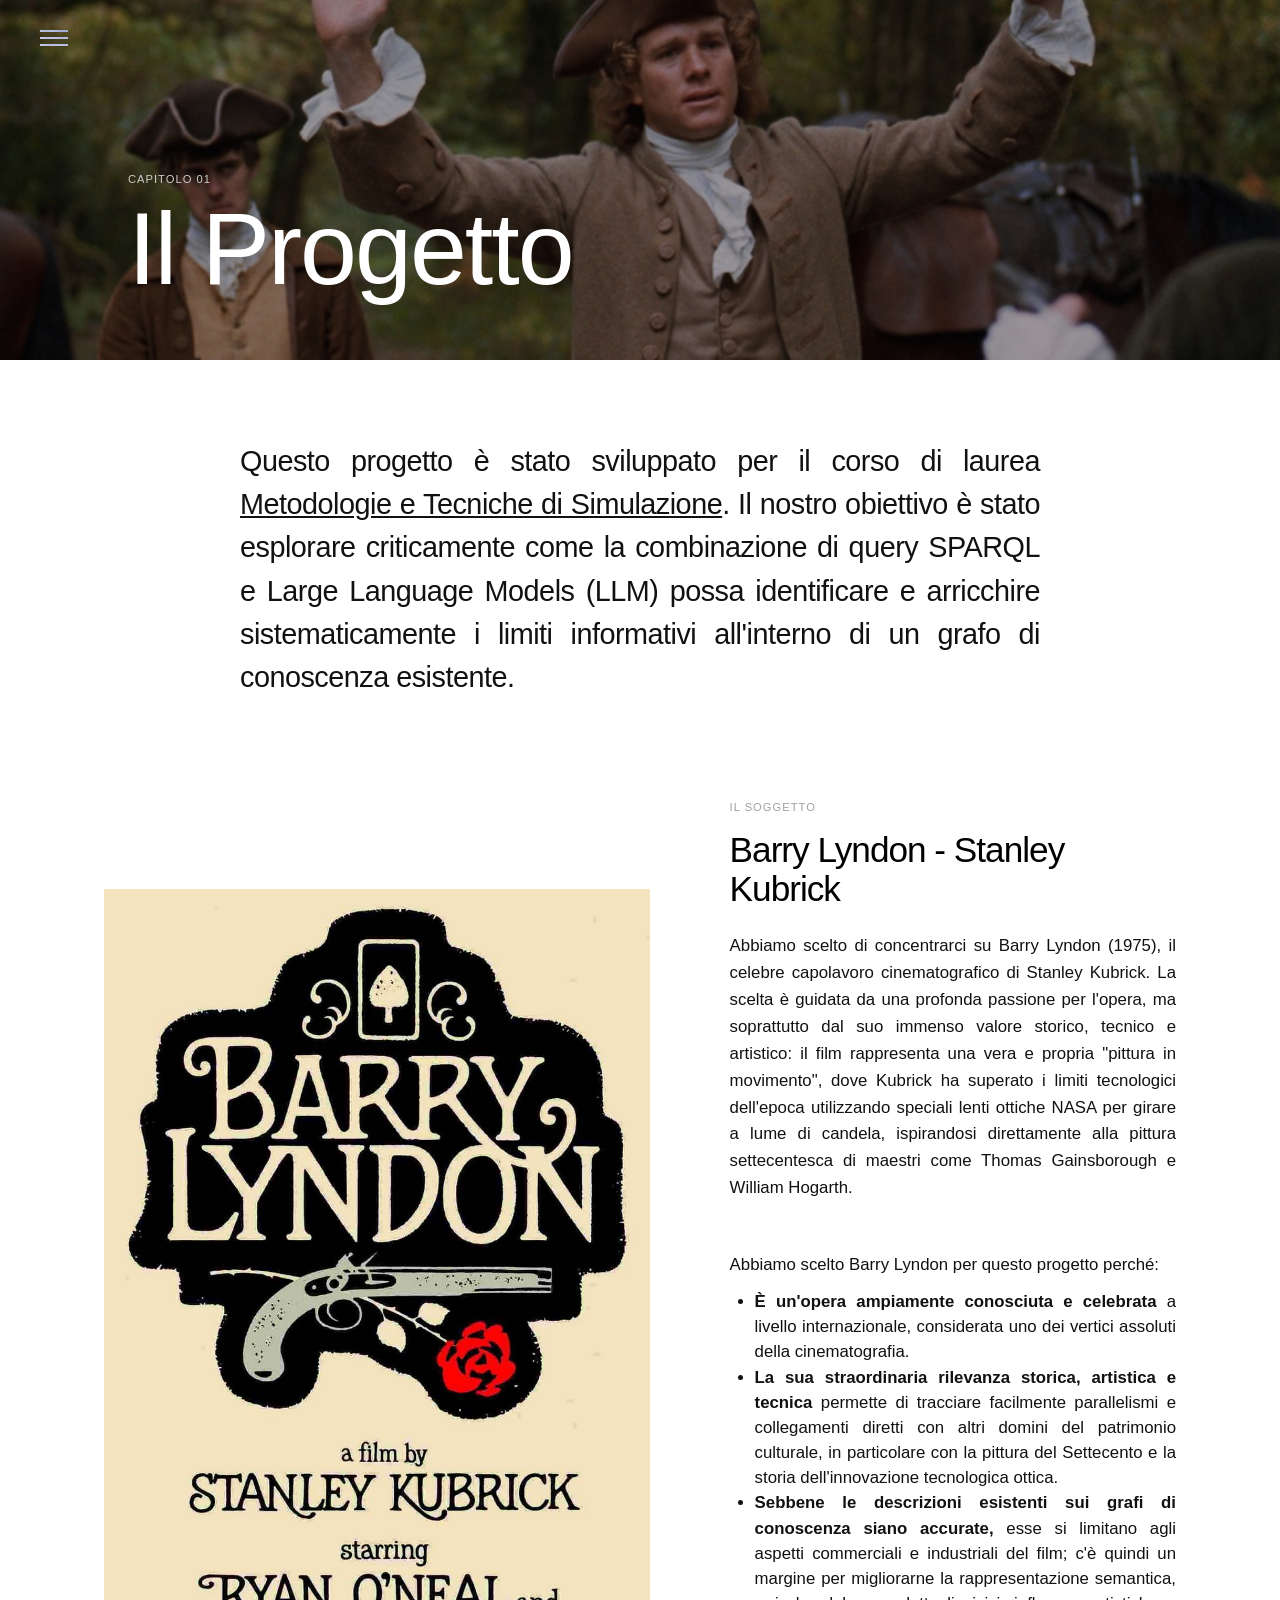
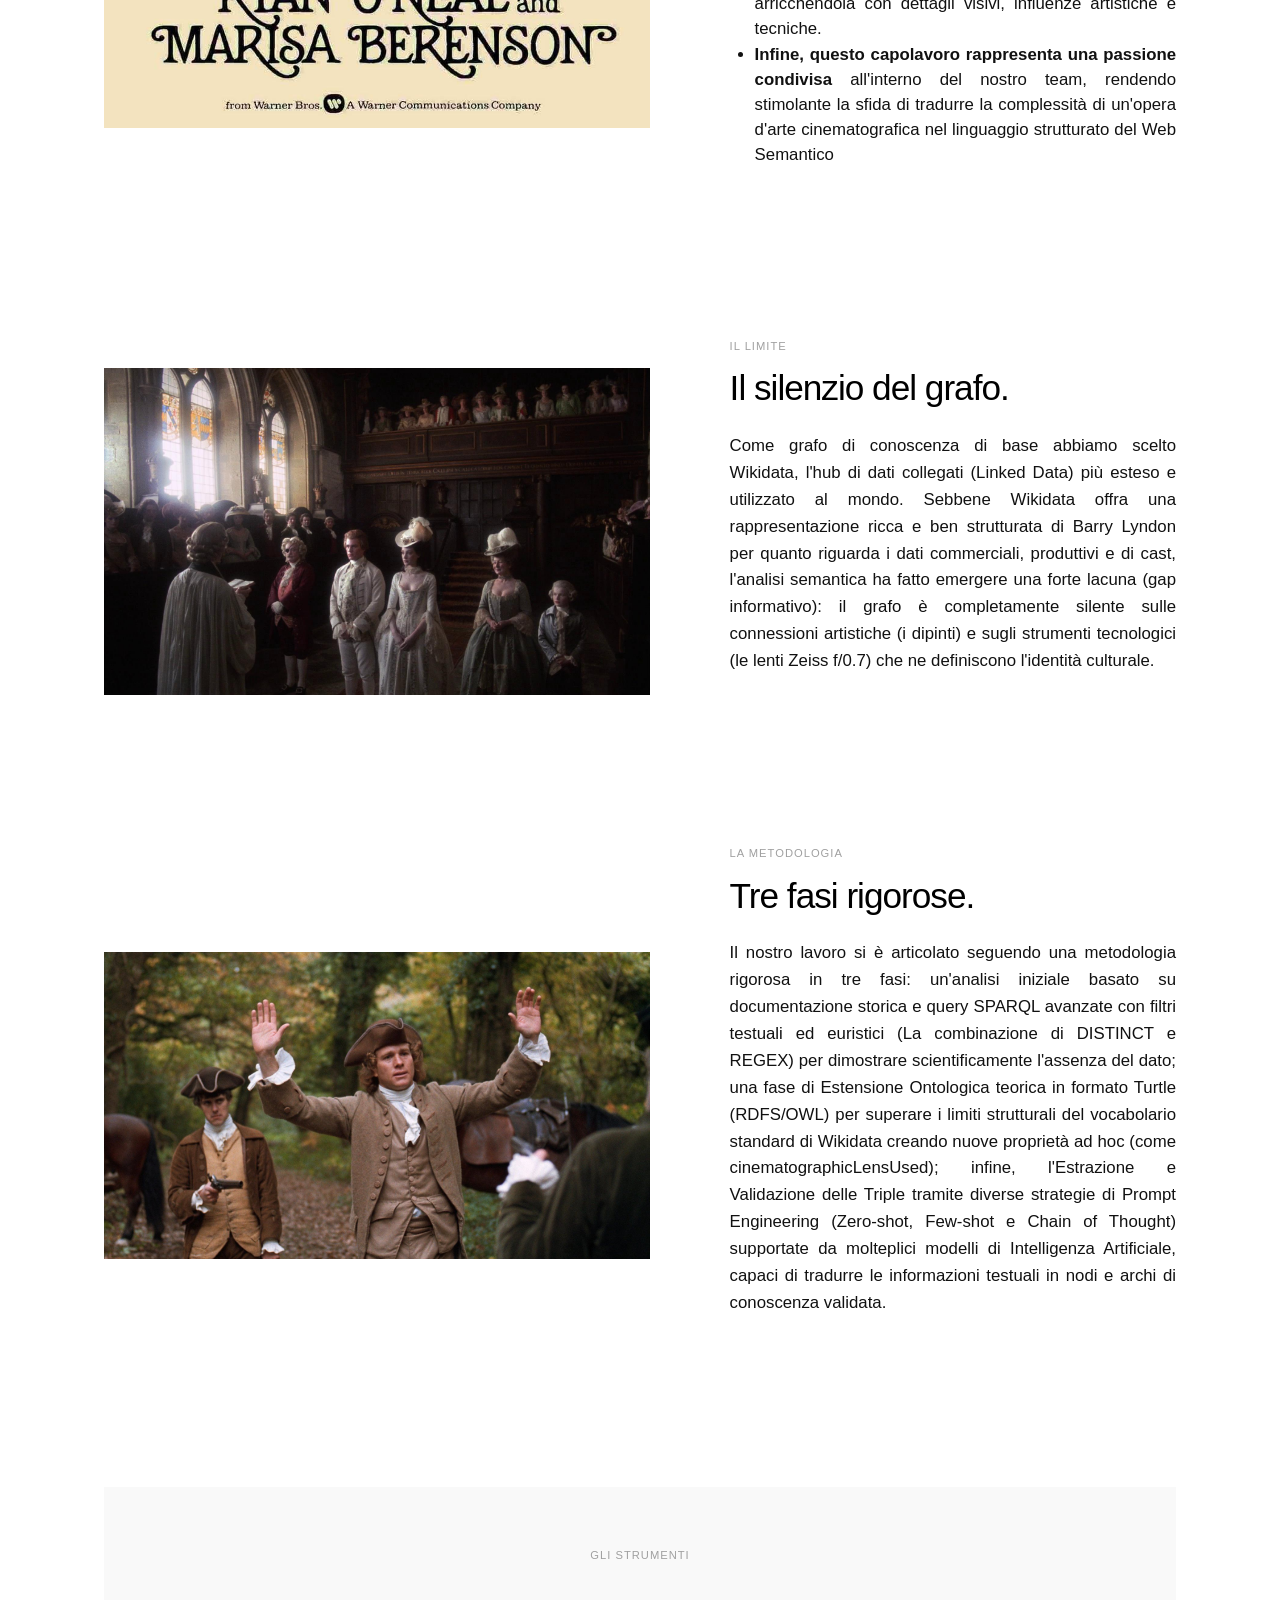
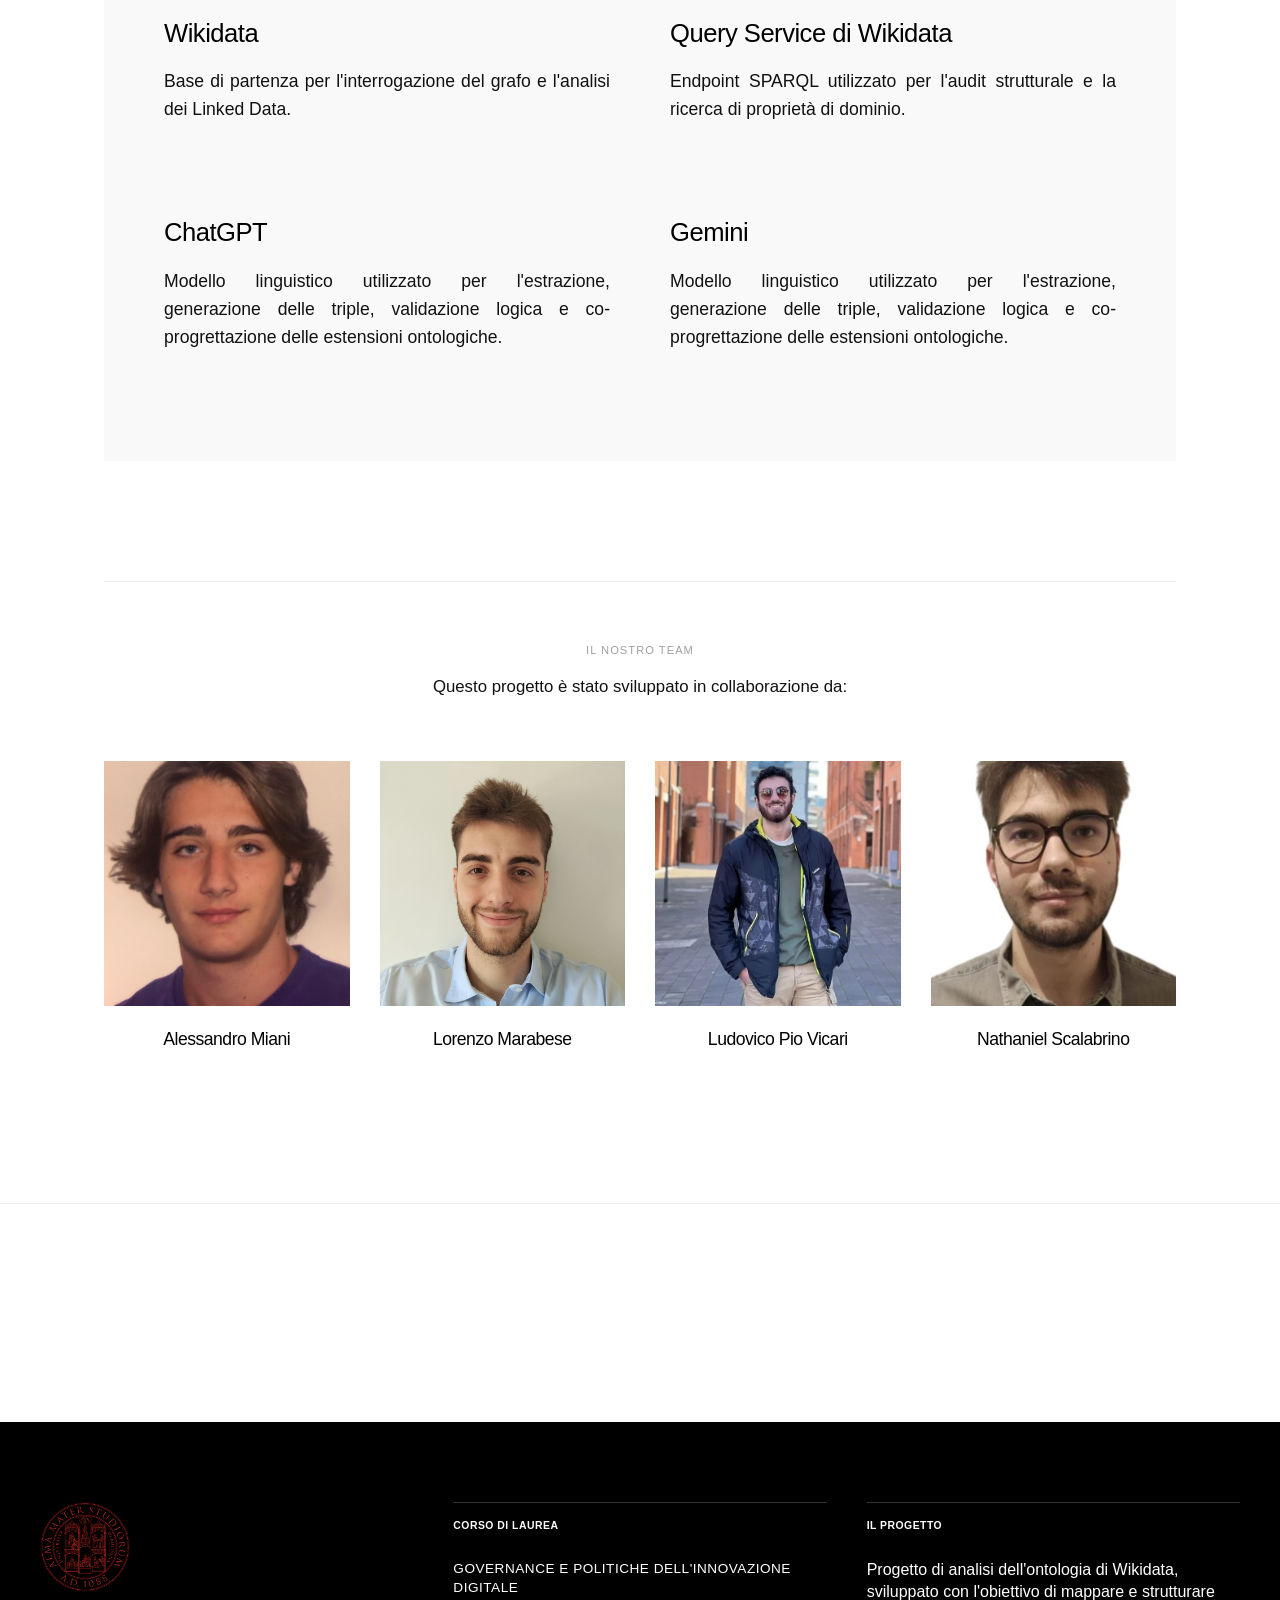
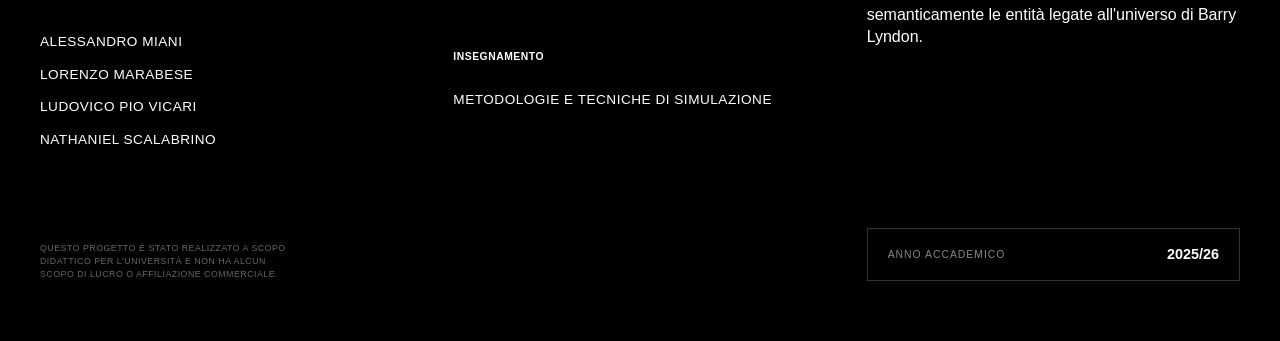
<file: il-progetto.html>
<!DOCTYPE html>
<html lang="it">
<head>
    <meta charset="UTF-8">
    <meta name="viewport" content="width=device-width, initial-scale=1.0">
    <title>Il Progetto - Barry Lyndon</title>
    <link rel="stylesheet" href="style.css">
</head>
<body>

    <header class="site-header">
        <button id="menu-toggle" class="menu-btn" aria-label="Apri Menu">
            <div class="hamburger">
                <span></span><span></span><span></span>
            </div>
            <span class="menu-text"></span>
        </button>
    </header>

    <div id="side-menu" class="side-nav">
        <nav>
            <ul>
                <li><a href="index.html">Home</a></li>
                <li><a href="il-progetto.html">Il Progetto</a></li>
                <li><a href="metodologia.html">Metodologia</a></li>
                <li><a href="estrazione.html">Estrazione dati con SPARQL</a></li>
                <li><a href="lacune.html">Individuazione Lacune</a></li>
                <li><a href="migliorie.html">Migliorie Proposte</a></li>
                <li><a href="llm.html">LLM - Prompt e Confronti</a></li>
                <li><a href="conclusioni.html">Sfide Affrontate</a></li>
            </ul>
        </nav>
    </div>
    <div id="menu-overlay" class="overlay"></div>

    <main class="editorial-page">
        
        <div class="title-banner fade-on-scroll">
            <img src="img/sfondo2.jpg" class="banner-img" alt="Sfondo Progetto">
            <div class="banner-overlay">
                <span class="label banner-label">CAPITOLO 01</span>
                <h1 class="banner-title">Il Progetto</h1>
            </div>
        </div>

        <div class="notes-wrapper">
            
            <div class="notes-text-center fade-on-scroll">
                <p class="synopsis-text lead-text">
                    Questo progetto è stato sviluppato per il corso di laurea <u>Metodologie e Tecniche di Simulazione</u>. Il nostro obiettivo è stato esplorare criticamente come la combinazione di query SPARQL e Large Language Models (LLM) possa identificare e arricchire sistematicamente i limiti informativi all'interno di un grafo di conoscenza esistente.
                </p>
            </div>

            <div class="notes-grid fade-on-scroll">
                <div class="notes-media">
                    <img src="img/cover1.jpg" alt="Ispirazione pittorica Settecentesca">
                </div>
                <div class="notes-text">
                    <span class="label">IL SOGGETTO</span>
                    <h2 class="notes-heading">Barry Lyndon - Stanley Kubrick</h2>
                    <p class="synopsis-text">
                        Abbiamo scelto di concentrarci su Barry Lyndon (1975), il celebre capolavoro cinematografico di Stanley Kubrick. La scelta è guidata da una profonda passione per l'opera, ma soprattutto dal suo immenso valore storico, tecnico e artistico: il film rappresenta una vera e propria "pittura in movimento", dove Kubrick ha superato i limiti tecnologici dell'epoca utilizzando speciali lenti ottiche NASA per girare a lume di candela, ispirandosi direttamente alla pittura settecentesca di maestri come Thomas Gainsborough e William Hogarth.
                    </p>
                    
                    <p class="synopsis-text" style="margin-top: 30px; margin-bottom: 0;">
                        Abbiamo scelto Barry Lyndon per questo progetto perché:
                    </p>
                    <div class="synopsis-text">
                        <ul style="padding-left: 25px; margin-top: 10px;">
                            <li style="margin-bottom: 0px;"><strong>È un'opera ampiamente conosciuta e celebrata</strong> a livello internazionale, considerata uno dei vertici assoluti della cinematografia.</li>
                            <li style="margin-bottom: 0px;"><strong>La sua straordinaria rilevanza storica, artistica e tecnica</strong> permette di tracciare facilmente parallelismi e collegamenti diretti con altri domini del patrimonio culturale, in particolare con la pittura del Settecento e la storia dell'innovazione tecnologica ottica.</li>
                            
                            <li style="margin-bottom: 0px;"><strong>Sebbene le descrizioni esistenti sui grafi di conoscenza siano accurate,</strong> esse si limitano agli aspetti commerciali e industriali del film; c'è quindi un margine per migliorarne la rappresentazione semantica, arricchendola con dettagli visivi, influenze artistiche e tecniche.</li>
                            
                            <li style="margin-bottom: 0;"><strong>Infine, questo capolavoro rappresenta una passione condivisa</strong> all'interno del nostro team, rendendo stimolante la sfida di tradurre la complessità di un'opera d'arte cinematografica nel linguaggio strutturato del Web Semantico</li>
                        </ul>
                    </div>
                </div>
            </div>

            <div class="notes-grid inverted fade-on-scroll">
                <div class="notes-text">
                    <span class="label">IL LIMITE</span>
                    <h2 class="notes-heading">Il silenzio del grafo.</h2>
                    <p class="synopsis-text">
                        Come grafo di conoscenza di base abbiamo scelto Wikidata, l'hub di dati collegati (Linked Data) più esteso e utilizzato al mondo. Sebbene Wikidata offra una rappresentazione ricca e ben strutturata di Barry Lyndon per quanto riguarda i dati commerciali, produttivi e di cast, l'analisi semantica ha fatto emergere una forte lacuna (gap informativo): il grafo è completamente silente sulle connessioni artistiche (i dipinti) e sugli strumenti tecnologici (le lenti Zeiss f/0.7) che ne definiscono l'identità culturale.
                    </p>
                </div>
                <div class="notes-media">
                    <img src="img/img5.jpg" alt="Rappresentazione di un Grafo di Conoscenza">
                </div>
            </div>

            <div class="notes-grid fade-on-scroll">
                <div class="notes-media">
                    <img src="img/img7.jpg" alt="Intelligenza Artificiale e Codice">
                </div>
                <div class="notes-text">
                    <span class="label">LA METODOLOGIA</span>
                    <h2 class="notes-heading">Tre fasi rigorose.</h2>
                    <p class="synopsis-text">
                        Il nostro lavoro si è articolato seguendo una metodologia rigorosa in tre fasi: un'analisi iniziale basato su documentazione storica e query SPARQL avanzate con filtri testuali ed euristici (La combinazione di DISTINCT e REGEX) per dimostrare scientificamente l'assenza del dato; una fase di Estensione Ontologica teorica in formato Turtle (RDFS/OWL) per superare i limiti strutturali del vocabolario standard di Wikidata creando nuove proprietà ad hoc (come cinematographicLensUsed); infine, l'Estrazione e Validazione delle Triple tramite diverse strategie di Prompt Engineering (Zero-shot, Few-shot e Chain of Thought) supportate da molteplici modelli di Intelligenza Artificiale, capaci di tradurre le informazioni testuali in nodi e archi di conoscenza validata.
                    </p>
                </div>
            </div>

            <div class="tools-section fade-on-scroll">
                <span class="label" style="text-align: center;">GLI STRUMENTI</span>
                <div class="tools-grid">
                    <div class="tool-item">
                        <h3 class="tool-title">Wikidata</h3>
                        <p class="synopsis-text" style="font-size: 1.1rem;">Base di partenza per l'interrogazione del grafo e l'analisi dei Linked Data.</p>
                    </div>
                    <div class="tool-item">
                        <h3 class="tool-title">Query Service di Wikidata</h3>
                        <p class="synopsis-text" style="font-size: 1.1rem;">Endpoint SPARQL utilizzato per l'audit strutturale e la ricerca di proprietà di dominio.</p>
                    </div>
                    <div class="tool-item">
                        <h3 class="tool-title">ChatGPT</h3>
                        <p class="synopsis-text" style="font-size: 1.1rem;">Modello linguistico utilizzato per l'estrazione, generazione delle triple, validazione logica e co-progrettazione delle estensioni ontologiche. </p>
                    </div>
                    <div class="tool-item">
                        <h3 class="tool-title">Gemini</h3>
                        <p class="synopsis-text" style="font-size: 1.1rem;">Modello linguistico utilizzato per l'estrazione, generazione delle triple, validazione logica e co-progrettazione delle estensioni ontologiche.</p>
                    </div>
                </div>
            </div>

            <div class="team-section fade-on-scroll">
                <hr class="divider" style="margin-bottom: 60px;">
                <span class="label" style="text-align: center;">IL NOSTRO TEAM</span>
                <p class="synopsis-text" style="text-align: center; margin-bottom: 60px;">Questo progetto è stato sviluppato in collaborazione da:</p>
                
                <div class="team-grid">
                    <div class="team-member">
                        <div class="member-img-wrapper">
                            <img src="img/ale.jpg" alt="Alessandro Miani">
                        </div>
                        <h4 class="member-name">Alessandro Miani</h4>
                    </div>
                    
                    <div class="team-member">
                        <div class="member-img-wrapper">
                            <img src="img/lorenzo.jpg" alt="Lorenzo Marabese">
                        </div>
                        <h4 class="member-name">Lorenzo Marabese</h4>
                    </div>

                    <div class="team-member">
                        <div class="member-img-wrapper">
                            <img src="img/ludovico.jpeg" alt="Ludovico Pio Vicari">
                        </div>
                        <h4 class="member-name">Ludovico Pio Vicari</h4>
                    </div>

                    <div class="team-member">
                        <div class="member-img-wrapper">
                            <img src="img/nath.jpg" alt="Nathaniel Scalabrino">
                        </div>
                        <h4 class="member-name">Nathaniel Scalabrino</h4>
                    </div>
                </div>
            </div>

        </div> <hr class="divider">
        <div class="pagination-container fade-on-scroll" style="max-width: 1200px; margin: 0 auto; padding: 40px 5%;">
            <a href="index.html" class="nav-btn prev-btn">
                <span class="arrow">&#8592;</span> HOMEPAGE
            </a>
            <a href="metodologia.html" class="nav-btn next-btn">
                METODOLOGIA <span class="arrow">&#8594;</span>
            </a>
        </div>
    </main>

    <footer class="site-footer">
        <div class="footer-container">
            
            <div class="footer-col col-names">
                
                <img src="img/logo2.png" alt="Logo Università" class="footer-logo">
                <ul class="footer-list">
                    <li>Alessandro Miani </li>
                    <li>Lorenzo Marabese</li>
                    <li>Ludovico Pio Vicari</li>
                    <li>Nathaniel Scalabrino</li>
                </ul>
                
                <div class="footer-legal">
                    QUESTO PROGETTO È STATO REALIZZATO A SCOPO<br>
                    DIDATTICO PER L'UNIVERSITÀ E NON HA ALCUN<br>
                    SCOPO DI LUCRO O AFFILIAZIONE COMMERCIALE.
                </div>
            </div>

            <div class="footer-col bordered-col">
                <span class="footer-label">CORSO DI LAUREA</span>
                <ul class="footer-list secondary-list">
                    <li>GOVERNANCE E POLITICHE DELL'INNOVAZIONE DIGITALE</li>
                </ul>
                
                <div class="footer-spacer"></div>

                <span class="footer-label">INSEGNAMENTO</span>
                <ul class="footer-list secondary-list">
                    <li>METODOLOGIE E TECNICHE DI SIMULAZIONE</li>
                </ul>
            </div>

            <div class="footer-col bordered-col">
                <span class="footer-label">IL PROGETTO</span>
                <p class="footer-text">
                    Progetto di analisi dell'ontologia di Wikidata, sviluppato con l'obiettivo di mappare e strutturare semanticamente le entità legate all'universo di Barry Lyndon.
                </p>
                
                <div class="year-box">
                    <span class="year-label">ANNO ACCADEMICO</span>
                    <span class="year-value">2025/26</span>
                </div>
            </div>

        </div>
    </footer>

    <script src="script.js"></script>
</body>
</html>
</file>
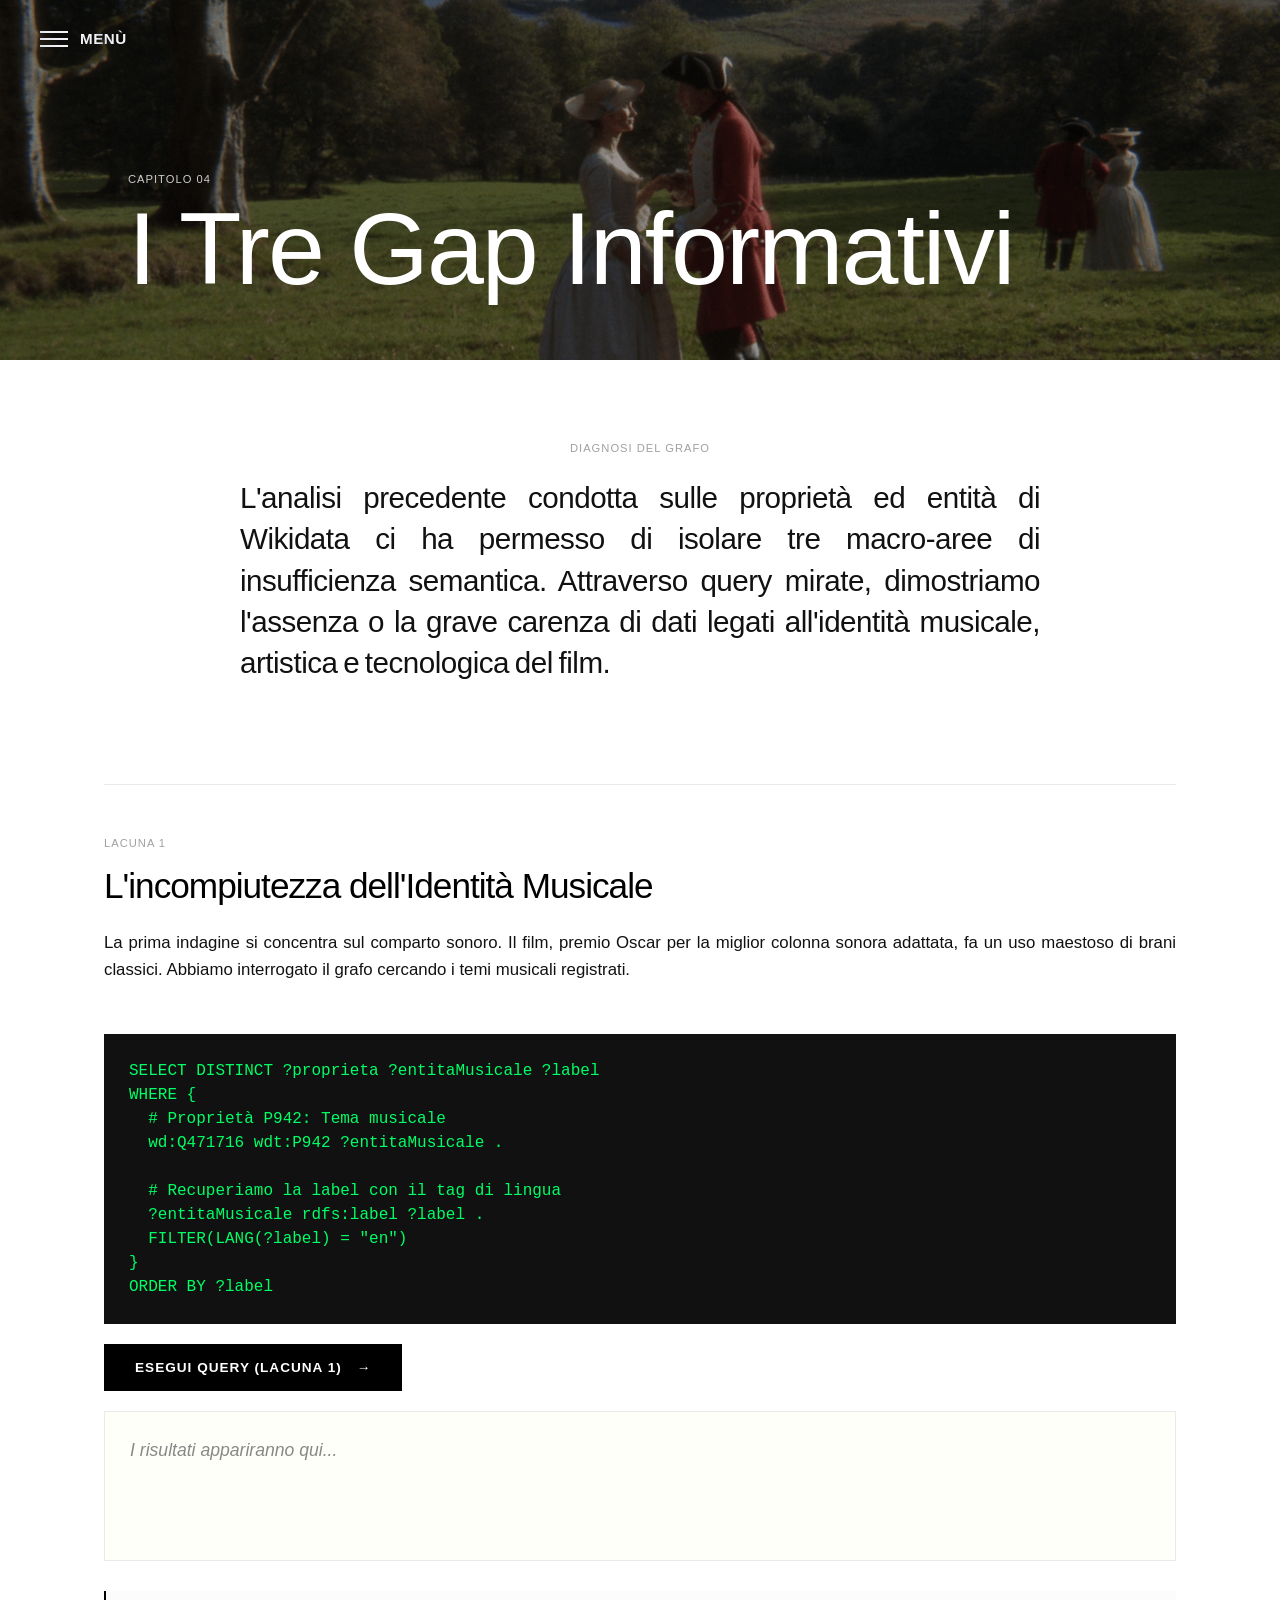
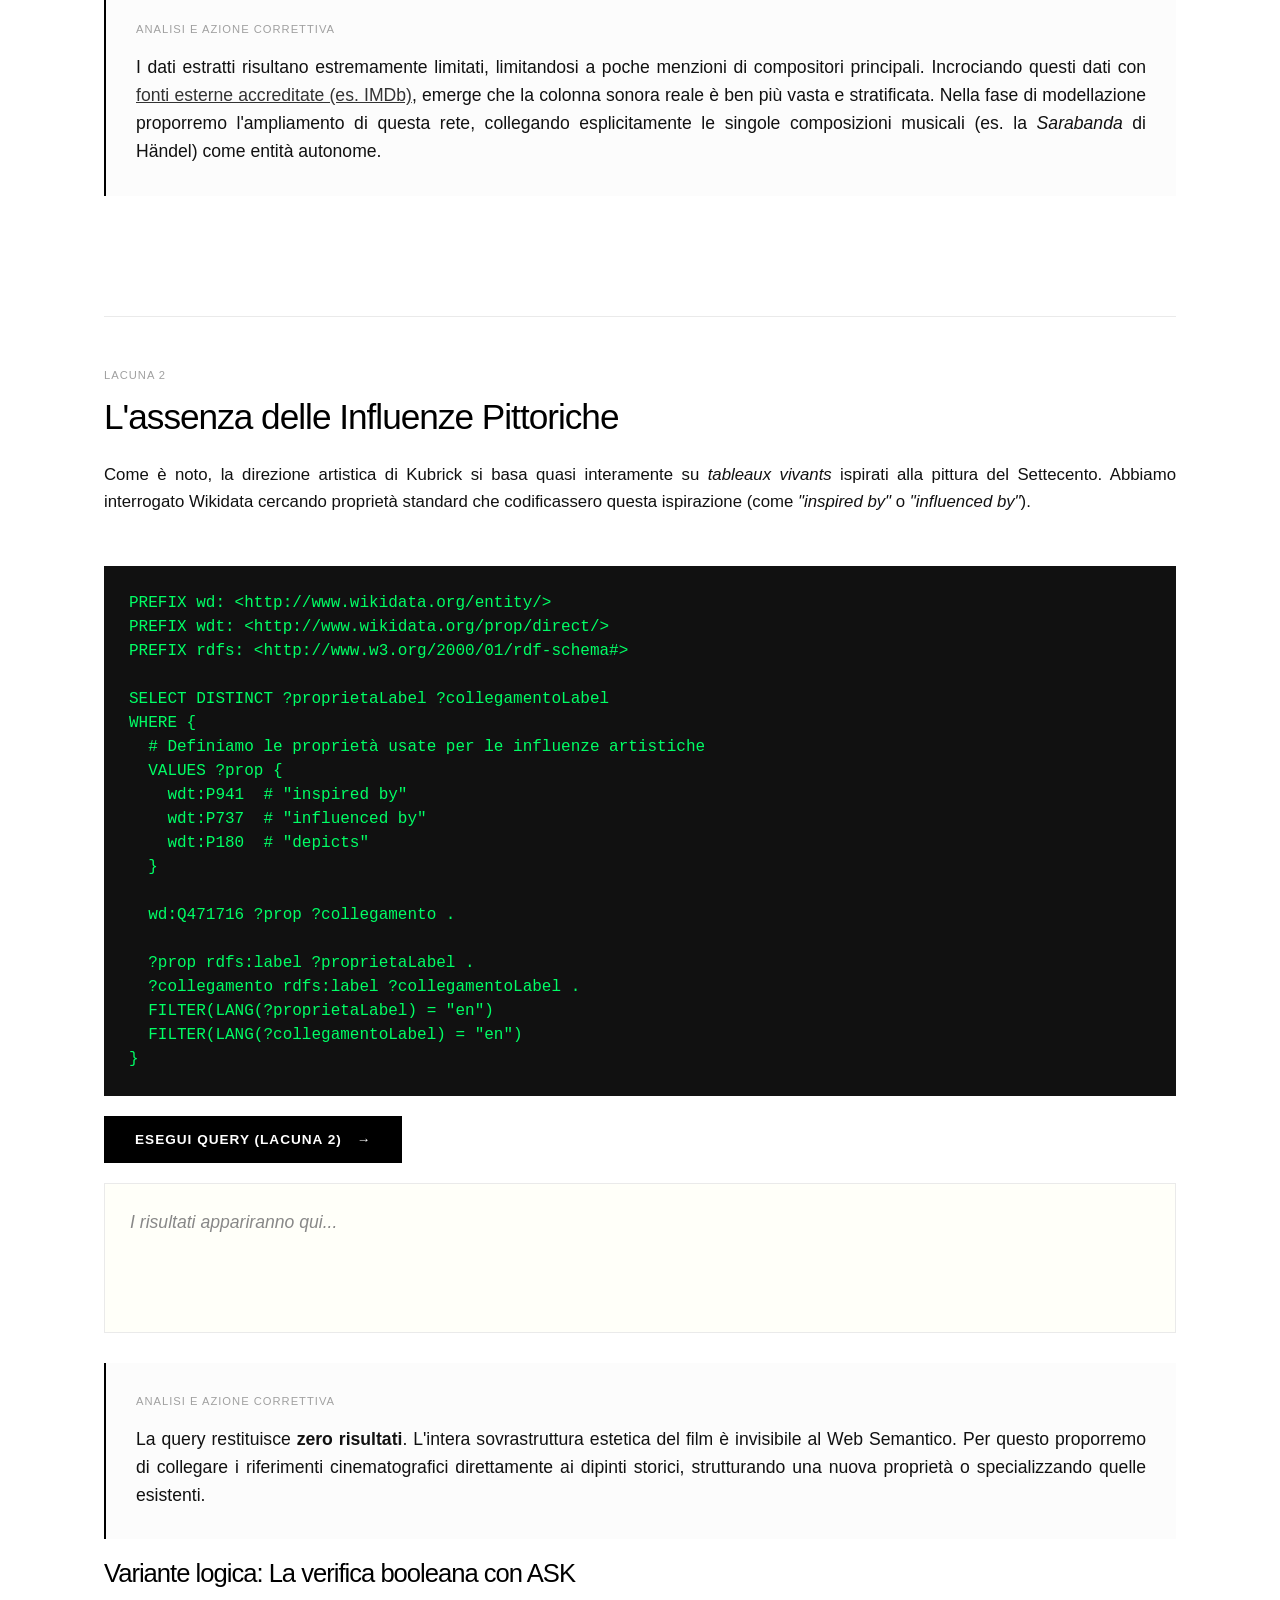
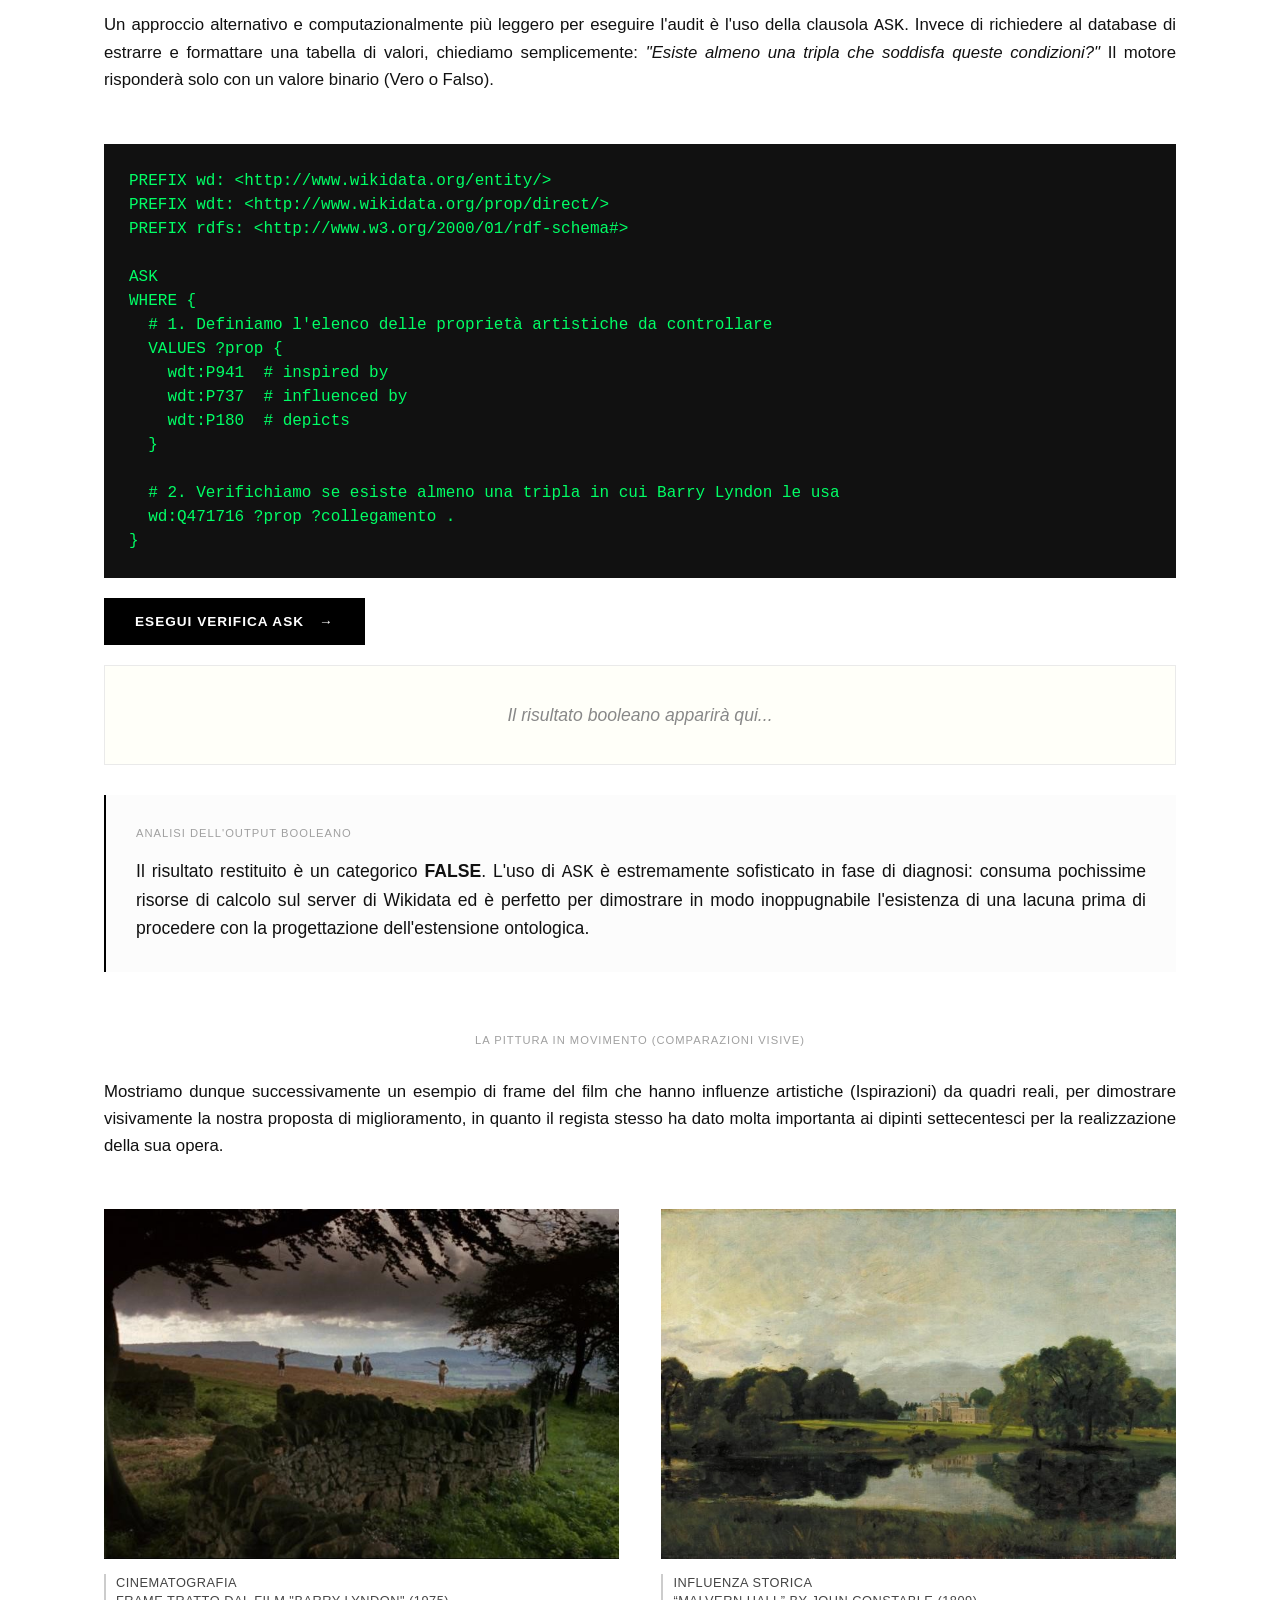
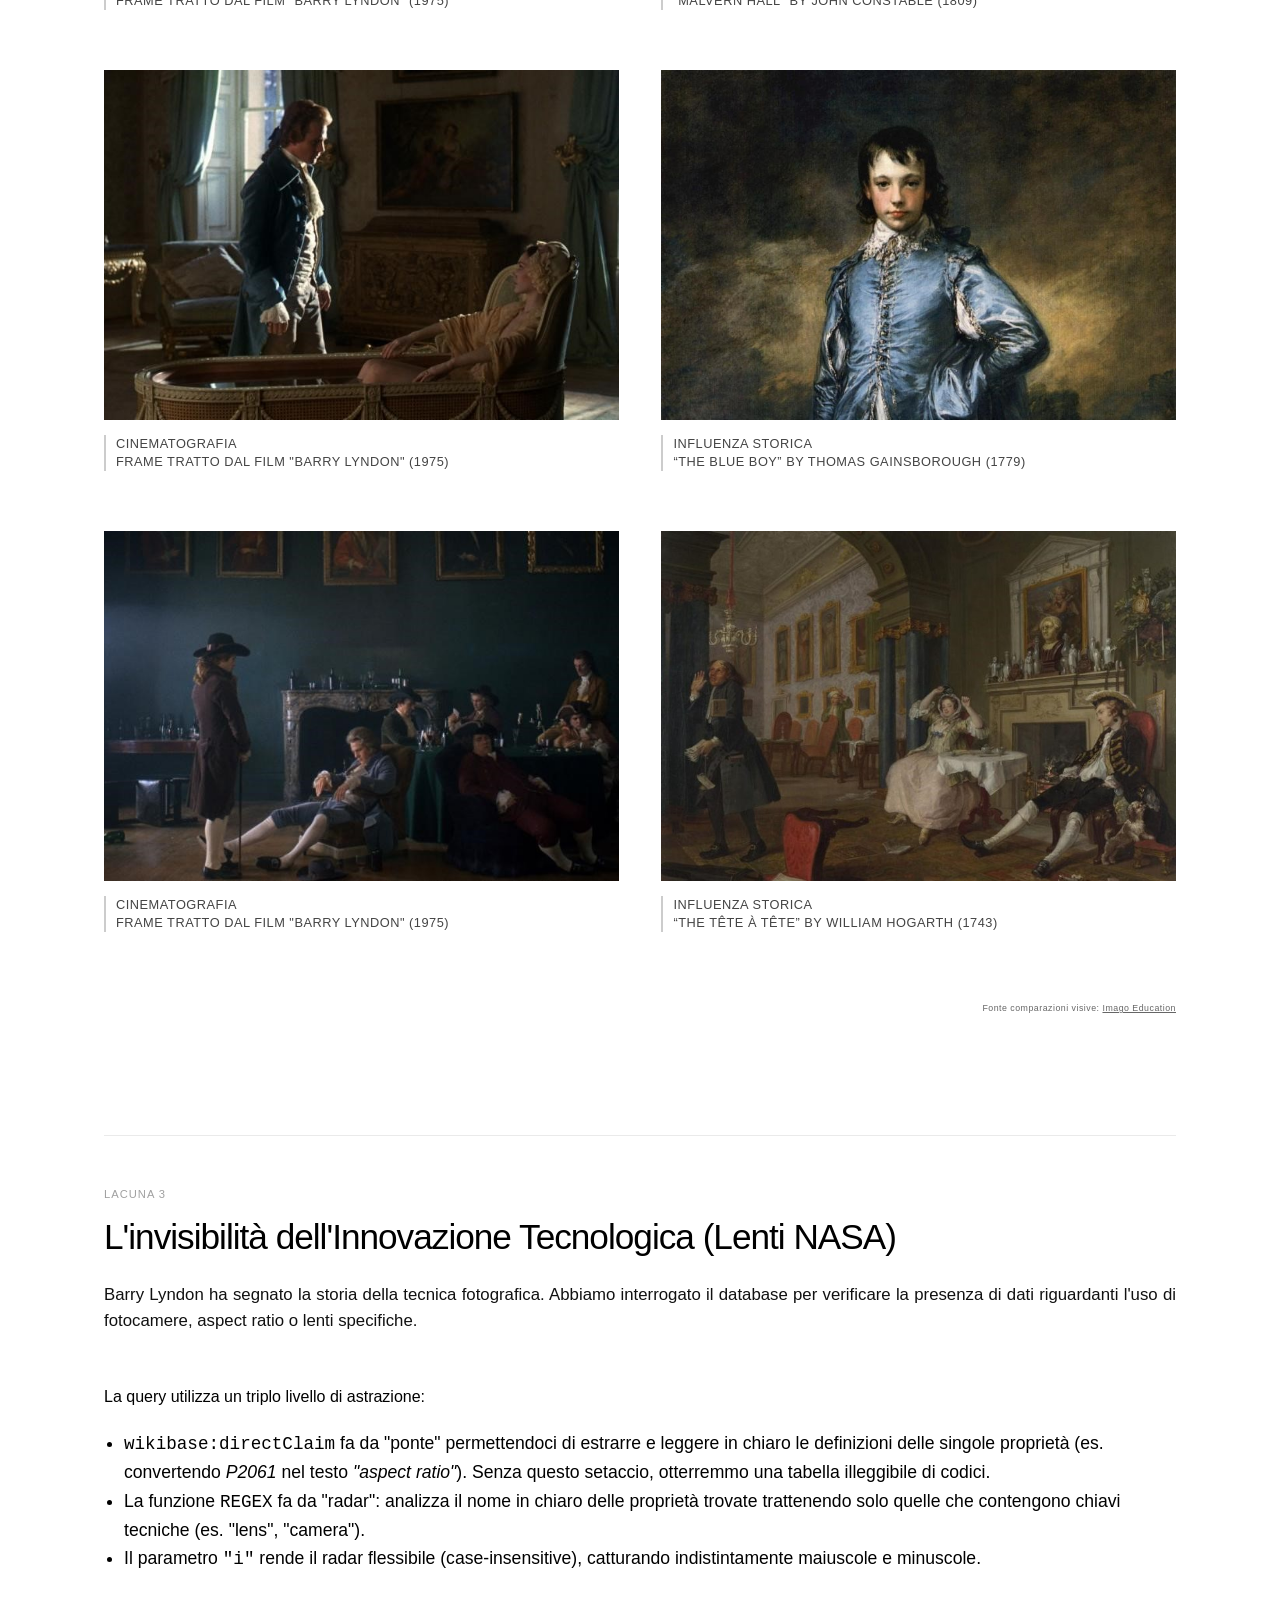
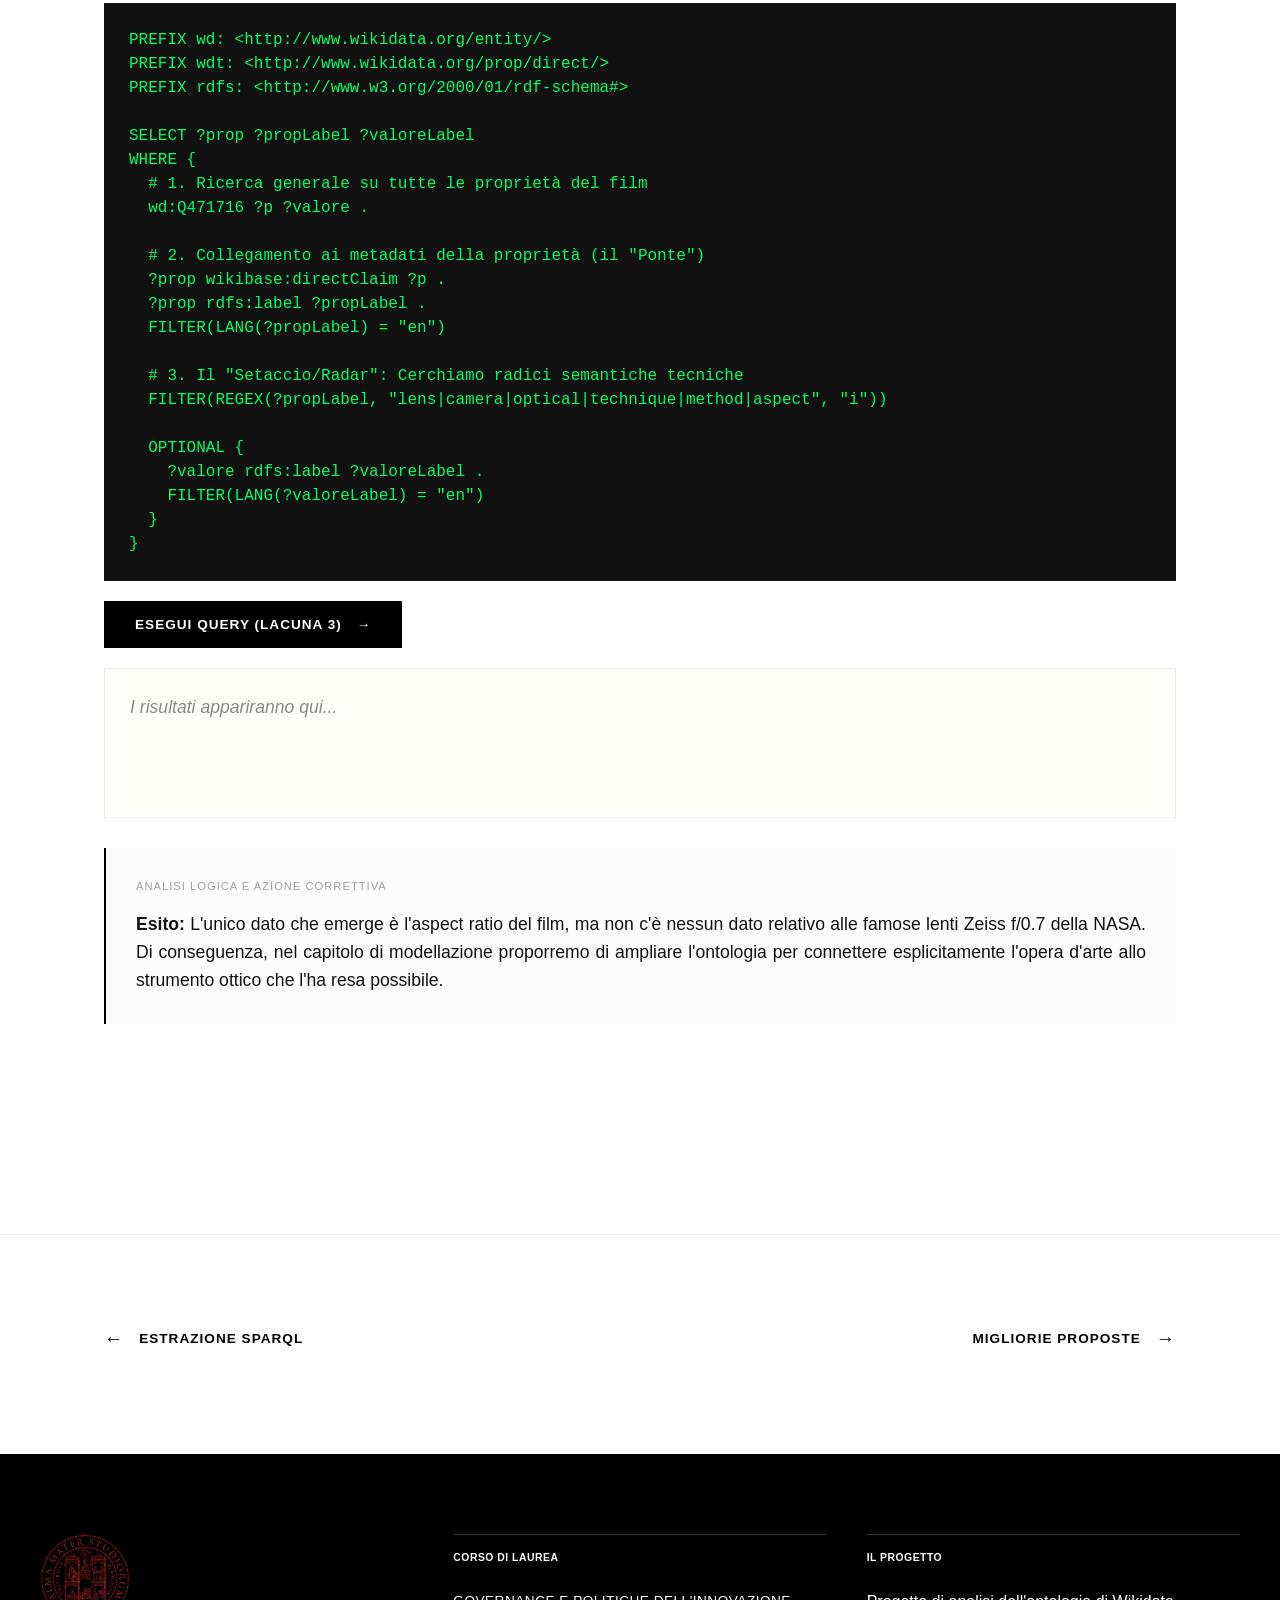
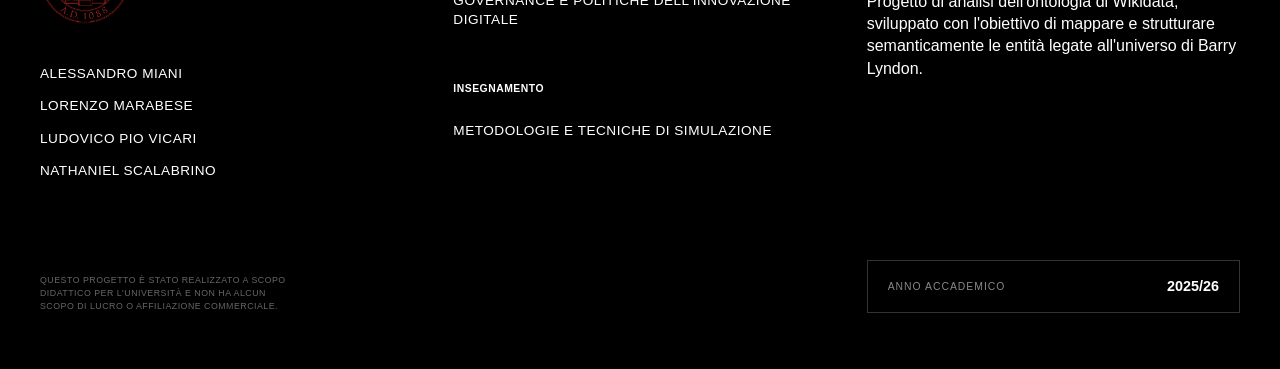
<file: lacune.html>
<!DOCTYPE html>
<html lang="it">
<head>
    <meta charset="UTF-8">
    <meta name="viewport" content="width=device-width, initial-scale=1.0">
    <title>Individuazione Lacune - Barry Lyndon</title>
    <link rel="stylesheet" href="style.css">
</head>
<body>

    <header class="site-header">
        <button id="menu-toggle" class="menu-btn" aria-label="Apri Menu">
            <div class="hamburger">
                <span></span><span></span><span></span>
            </div>
            <span class="menu-text">MENÙ</span>
        </button>
    </header>

    <div id="side-menu" class="side-nav">
        <nav>
            <ul>
                <li><a href="index.html">Home</a></li>
                <li><a href="il-progetto.html">Il Progetto</a></li>
                <li><a href="metodologia.html">Metodologia</a></li>
                <li><a href="estrazione.html">Estrazione dati con SPARQL</a></li>
                <li><a href="lacune.html">Individuazione Lacune</a></li>
                <li><a href="migliorie.html">Migliorie Proposte</a></li>
                <li><a href="llm.html">LLM - Prompt e Confronti</a></li>
                <li><a href="conclusioni.html">Sfide Affrontate</a></li>
            </ul>
        </nav>
    </div>
    <div id="menu-overlay" class="overlay"></div>

    <main class="editorial-page">
        
        <div class="title-banner fade-on-scroll">
            <img src="img/sfondo4.png" class="banner-img" alt="Ricerca dati">
            <div class="banner-overlay">
                <span class="label banner-label">CAPITOLO 04</span>
                <h1 class="banner-title">I Tre Gap Informativi</h1>
            </div>
        </div>

        <div class="notes-wrapper">
            
            <div class="notes-text-center fade-on-scroll">
                <span class="label" style="text-align: center; display: block; margin-bottom: 20px;">DIAGNOSI DEL GRAFO</span>
                <p class="synopsis-text lead-text justified-intro">
                    L'analisi precedente condotta sulle proprietà ed entità di Wikidata ci ha permesso di isolare tre macro-aree di insufficienza semantica. Attraverso query mirate, dimostriamo l'assenza o la grave carenza di dati legati all'identità musicale, artistica e tecnologica del film.
                </p>
            </div>

            <hr class="divider">

            <div class="notes-grid fade-on-scroll">
                <div class="notes-text" style="width: 100%;">
                    <span class="label">LACUNA 1</span>
                    <h2 class="notes-heading">L'incompiutezza dell'Identità Musicale</h2>
                    <p class="synopsis-text">
                        La prima indagine si concentra sul comparto sonoro. Il film, premio Oscar per la miglior colonna sonora adattata, fa un uso maestoso di brani classici. Abbiamo interrogato il grafo cercando i temi musicali registrati.
                    </p>
                    
                    <div class="sparql-container">
                        <div class="query-code-box">
<pre><code>SELECT DISTINCT ?proprieta ?entitaMusicale ?label
WHERE {
  # Proprietà P942: Tema musicale
  wd:Q471716 wdt:P942 ?entitaMusicale . 

  # Recuperiamo la label con il tag di lingua
  ?entitaMusicale rdfs:label ?label .
  FILTER(LANG(?label) = "en")
}
ORDER BY ?label</code></pre>
                        </div>
                        <button class="sparql-btn" data-query-id="lacuna1">ESEGUI QUERY (LACUNA 1) <span class="btn-arrow">&#8594;</span></button>
                        <div id="results-lacuna1" class="results-box"><p class="results-placeholder">I risultati appariranno qui...</p></div>
                    </div>

                    <div class="analysis-box">
                        <span class="label">ANALISI E AZIONE CORRETTIVA</span>
                        <p class="synopsis-text">
                            I dati estratti risultano estremamente limitati, limitandosi a poche menzioni di compositori principali. Incrociando questi dati con <a href="https://www.imdb.com/it/title/tt0072684/soundtrack/" target="_blank" style="color: #333; text-decoration: underline;">fonti esterne accreditate (es. IMDb)</a>, emerge che la colonna sonora reale è ben più vasta e stratificata. Nella fase di modellazione proporremo l'ampliamento di questa rete, collegando esplicitamente le singole composizioni musicali (es. la <em>Sarabanda</em> di Händel) come entità autonome.
                        </p>
                    </div>
                </div>
            </div>

            <hr class="divider">

            <div class="notes-grid inverted fade-on-scroll">
                <div class="notes-text" style="width: 100%;">
                    <span class="label">LACUNA 2</span>
                    <h2 class="notes-heading">L'assenza delle Influenze Pittoriche</h2>
                    <p class="synopsis-text">
                        Come è noto, la direzione artistica di Kubrick si basa quasi interamente su <em>tableaux vivants</em> ispirati alla pittura del Settecento. Abbiamo interrogato Wikidata cercando proprietà standard che codificassero questa ispirazione (come <em>"inspired by"</em> o <em>"influenced by"</em>).
                    </p>
                    
                    <div class="sparql-container">
                        <div class="query-code-box">
<pre><code>PREFIX wd: &lt;http://www.wikidata.org/entity/&gt;
PREFIX wdt: &lt;http://www.wikidata.org/prop/direct/&gt;
PREFIX rdfs: &lt;http://www.w3.org/2000/01/rdf-schema#&gt;

SELECT DISTINCT ?proprietaLabel ?collegamentoLabel
WHERE {
  # Definiamo le proprietà usate per le influenze artistiche
  VALUES ?prop { 
    wdt:P941  # "inspired by"
    wdt:P737  # "influenced by"
    wdt:P180  # "depicts"
  }
  
  wd:Q471716 ?prop ?collegamento .
  
  ?prop rdfs:label ?proprietaLabel .
  ?collegamento rdfs:label ?collegamentoLabel .
  FILTER(LANG(?proprietaLabel) = "en")
  FILTER(LANG(?collegamentoLabel) = "en")
}</code></pre>
                        </div>
                        <button class="sparql-btn" data-query-id="lacuna2">ESEGUI QUERY (LACUNA 2) <span class="btn-arrow">&#8594;</span></button>
                        <div id="results-lacuna2" class="results-box"><p class="results-placeholder">I risultati appariranno qui...</p></div>
                    </div>
                    
                    <div class="analysis-box" style="margin-bottom: 50px;">
                        <span class="label">ANALISI E AZIONE CORRETTIVA</span>
                        <p class="synopsis-text">
                            La query restituisce <strong>zero risultati</strong>. L'intera sovrastruttura estetica del film è invisibile al Web Semantico. Per questo proporremo di collegare i riferimenti cinematografici direttamente ai dipinti storici, strutturando una nuova proprietà o specializzando quelle esistenti.
                        </p>
                    </div>
                    <div class="notes-grid fade-on-scroll" style="margin-top: -30px; margin-bottom: 60px;">
                        <div class="notes-text" style="width: 100%;">
                            <h3 class="notes-heading" style="font-size: 1.6rem;">Variante logica: La verifica booleana con ASK</h3>
                            <p class="synopsis-text">
                                Un approccio alternativo e computazionalmente più leggero per eseguire l'audit è l'uso della clausola <code>ASK</code>. Invece di richiedere al database di estrarre e formattare una tabella di valori, chiediamo semplicemente: <em>"Esiste almeno una tripla che soddisfa queste condizioni?"</em> Il motore risponderà solo con un valore binario (Vero o Falso).
                            </p>
                            
                            <div class="sparql-container">
                                <div class="query-code-box">
<pre><code>PREFIX wd: &lt;http://www.wikidata.org/entity/&gt;
PREFIX wdt: &lt;http://www.wikidata.org/prop/direct/&gt;
PREFIX rdfs: &lt;http://www.w3.org/2000/01/rdf-schema#&gt;

ASK
WHERE {
  # 1. Definiamo l'elenco delle proprietà artistiche da controllare
  VALUES ?prop { 
    wdt:P941  # inspired by
    wdt:P737  # influenced by
    wdt:P180  # depicts
  }
  
  # 2. Verifichiamo se esiste almeno una tripla in cui Barry Lyndon le usa
  wd:Q471716 ?prop ?collegamento .
}</code></pre>
                                </div>
                                <button class="sparql-btn" data-query-id="lacuna2ask">ESEGUI VERIFICA ASK <span class="btn-arrow">&#8594;</span></button>
                                <div id="results-lacuna2ask" class="results-box" style="min-height: 100px; display: flex; align-items: center; justify-content: center;"><p class="results-placeholder" style="margin: 0;">Il risultato booleano apparirà qui...</p></div>
                            </div>
                            
                            <div class="analysis-box" style="margin-top: 30px;">
                                <span class="label">ANALISI DELL'OUTPUT BOOLEANO</span>
                                <p class="synopsis-text" style="text-align: justify; margin-bottom: 0;">
                                    Il risultato restituito è un categorico <strong>FALSE</strong>. L'uso di <code>ASK</code> è estremamente sofisticato in fase di diagnosi: consuma pochissime risorse di calcolo sul server di Wikidata ed è perfetto per dimostrare in modo inoppugnabile l'esistenza di una lacuna prima di procedere con la progettazione dell'estensione ontologica.
                                </p>
                            </div>
                        </div>
                    </div>

                    <span class="label" style="text-align: center; display: block; margin-bottom: 30px;">LA PITTURA IN MOVIMENTO (COMPARAZIONI VISIVE)</span>
                    <p class="synopsis-text">
                        Mostriamo dunque successivamente un esempio di frame del film che hanno influenze artistiche (Ispirazioni) da quadri reali, per dimostrare visivamente la nostra proposta di miglioramento, in quanto il regista stesso ha dato molta importanta ai dipinti settecentesci per la realizzazione della sua opera.
                    </p>
                    
                    <div class="comparison-row">
                        <div class="comparison-item">
                            <img src="img/q2f.jpg" alt="Frame Barry Lyndon">
                            <span class="caption">CINEMATOGRAFIA<br>Frame tratto dal film "Barry Lyndon" (1975)</span>
                        </div>
                        <div class="comparison-item">
                            <img src="img/q2.jpg" alt="Dipinto Settecentesco">
                            <span class="caption">INFLUENZA STORICA<br>“Malvern Hall” by John Constable (1809)</span>
                        </div>
                    </div>

                    <div class="comparison-row">
                        <div class="comparison-item">
                            <img src="img/q1f.jpg" alt="Frame Barry Lyndon">
                            <span class="caption">CINEMATOGRAFIA<br>Frame tratto dal film "Barry Lyndon" (1975)</span>
                        </div>
                        <div class="comparison-item">
                            <img src="img/q1.jpg" alt="Dipinto Settecentesco">
                            <span class="caption">INFLUENZA STORICA<br>“The Blue Boy” by Thomas Gainsborough (1779)</span>
                        </div>
                    </div>
                    <div class="comparison-row">
                        <div class="comparison-item">
                            <img src="img/q3f.jpg" alt="Frame Barry Lyndon">
                            <span class="caption">CINEMATOGRAFIA<br>Frame tratto dal film "Barry Lyndon" (1975)</span>
                        </div>
                        <div class="comparison-item">
                            <img src="img/q3.jpg" alt="Dipinto Settecentesco">
                            <span class="caption">INFLUENZA STORICA<br> “The Tête à Tête” by William Hogarth (1743)</span>
                        </div>
                    </div>
                    <p class="footer-legal" style="text-align: right; padding-top: 10px;">
                        Fonte comparazioni visive: <a href="https://imago.org/committees/education/barry-lyndon-kubrick-s-inspirations/" target="_blank" style="color: #666;">Imago Education</a>
                    </p>
                </div>
            </div>

            <hr class="divider">

            <div class="notes-grid fade-on-scroll">
                <div class="notes-text" style="width: 100%;">
                    <span class="label">LACUNA 3</span>
                    <h2 class="notes-heading">L'invisibilità dell'Innovazione Tecnologica (Lenti NASA)</h2>
                    <p class="synopsis-text">
                        Barry Lyndon ha segnato la storia della tecnica fotografica. Abbiamo interrogato il database per verificare la presenza di dati riguardanti l'uso di fotocamere, aspect ratio o lenti specifiche.
                    </p>
                    <p style="margin-bottom: 20px;">La query utilizza un triplo livello di astrazione:</p>
                            <ul style="padding-left: 20px; font-size: 1.1rem; line-height: 1.6; margin-bottom: 20px;">
                                <li><code>wikibase:directClaim</code> fa da "ponte" permettendoci di estrarre e leggere in chiaro le definizioni delle singole proprietà (es. convertendo <em>P2061</em> nel testo <em>"aspect ratio"</em>). Senza questo setaccio, otterremmo una tabella illeggibile di codici.</li>
                                <li>La funzione <code>REGEX</code> fa da "radar": analizza il nome in chiaro delle proprietà trovate trattenendo solo quelle che contengono chiavi tecniche (es. "lens", "camera").</li>
                                <li>Il parametro <code>"i"</code> rende il radar flessibile (case-insensitive), catturando indistintamente maiuscole e minuscole.</li>
                            </ul>
                    </p>
                    
                    <div class="sparql-container">
                        <div class="query-code-box">
<pre><code>PREFIX wd: &lt;http://www.wikidata.org/entity/&gt;
PREFIX wdt: &lt;http://www.wikidata.org/prop/direct/&gt;
PREFIX rdfs: &lt;http://www.w3.org/2000/01/rdf-schema#&gt;

SELECT ?prop ?propLabel ?valoreLabel
WHERE {
  # 1. Ricerca generale su tutte le proprietà del film
  wd:Q471716 ?p ?valore .
  
  # 2. Collegamento ai metadati della proprietà (il "Ponte")
  ?prop wikibase:directClaim ?p .
  ?prop rdfs:label ?propLabel .
  FILTER(LANG(?propLabel) = "en")

  # 3. Il "Setaccio/Radar": Cerchiamo radici semantiche tecniche
  FILTER(REGEX(?propLabel, "lens|camera|optical|technique|method|aspect", "i"))

  OPTIONAL {
    ?valore rdfs:label ?valoreLabel .
    FILTER(LANG(?valoreLabel) = "en")
  }
}</code></pre>
                        </div>
                        <button class="sparql-btn" data-query-id="lacuna3">ESEGUI QUERY (LACUNA 3) <span class="btn-arrow">&#8594;</span></button>
                        <div id="results-lacuna3" class="results-box"><p class="results-placeholder">I risultati appariranno qui...</p></div>
                    </div>

                    <div class="analysis-box">
                        <span class="label">ANALISI LOGICA E AZIONE CORRETTIVA</span>
                        <div class="synopsis-text">           
                            <p>
                                <strong>Esito:</strong> L'unico dato che emerge è l'aspect ratio del film, ma non c'è nessun dato relativo alle famose lenti Zeiss f/0.7 della NASA. Di conseguenza, nel capitolo di modellazione proporremo di ampliare l'ontologia per connettere esplicitamente l'opera d'arte allo strumento ottico che l'ha resa possibile.
                            </p>
                        </div>
                    </div>
                </div>
            </div>

        </div>

        <hr class="divider">
        <div class="pagination-container fade-on-scroll" style="max-width: 1200px; margin: 0 auto; padding: 40px 5%;">
            <a href="estrazione.html" class="nav-btn prev-btn">
                <span class="arrow">&#8592;</span> ESTRAZIONE SPARQL
            </a>
            <a href="migliorie.html" class="nav-btn next-btn">
                MIGLIORIE PROPOSTE <span class="arrow">&#8594;</span>
            </a>
        </div>
    </main>

    <footer class="site-footer">
        <div class="footer-container">
            
            <div class="footer-col col-names">
                
                <img src="img/logo2.png" alt="Logo Università" class="footer-logo">
                <ul class="footer-list">
                    <li>Alessandro Miani </li>
                    <li>Lorenzo Marabese</li>
                    <li>Ludovico Pio Vicari</li>
                    <li>Nathaniel Scalabrino</li>
                </ul>
                
                <div class="footer-legal">
                    QUESTO PROGETTO È STATO REALIZZATO A SCOPO<br>
                    DIDATTICO PER L'UNIVERSITÀ E NON HA ALCUN<br>
                    SCOPO DI LUCRO O AFFILIAZIONE COMMERCIALE.
                </div>
            </div>

            <div class="footer-col bordered-col">
                <span class="footer-label">CORSO DI LAUREA</span>
                <ul class="footer-list secondary-list">
                    <li>GOVERNANCE E POLITICHE DELL'INNOVAZIONE DIGITALE</li>
                </ul>
                
                <div class="footer-spacer"></div>

                <span class="footer-label">INSEGNAMENTO</span>
                <ul class="footer-list secondary-list">
                    <li>METODOLOGIE E TECNICHE DI SIMULAZIONE</li>
                </ul>
            </div>

            <div class="footer-col bordered-col">
                <span class="footer-label">IL PROGETTO</span>
                <p class="footer-text">
                    Progetto di analisi dell'ontologia di Wikidata, sviluppato con l'obiettivo di mappare e strutturare semanticamente le entità legate all'universo di Barry Lyndon.
                </p>
                
                <div class="year-box">
                    <span class="year-label">ANNO ACCADEMICO</span>
                    <span class="year-value">2025/26</span>
                </div>
            </div>

        </div>
    </footer>

    <script src="script.js"></script>
</body>
</html>
</file>
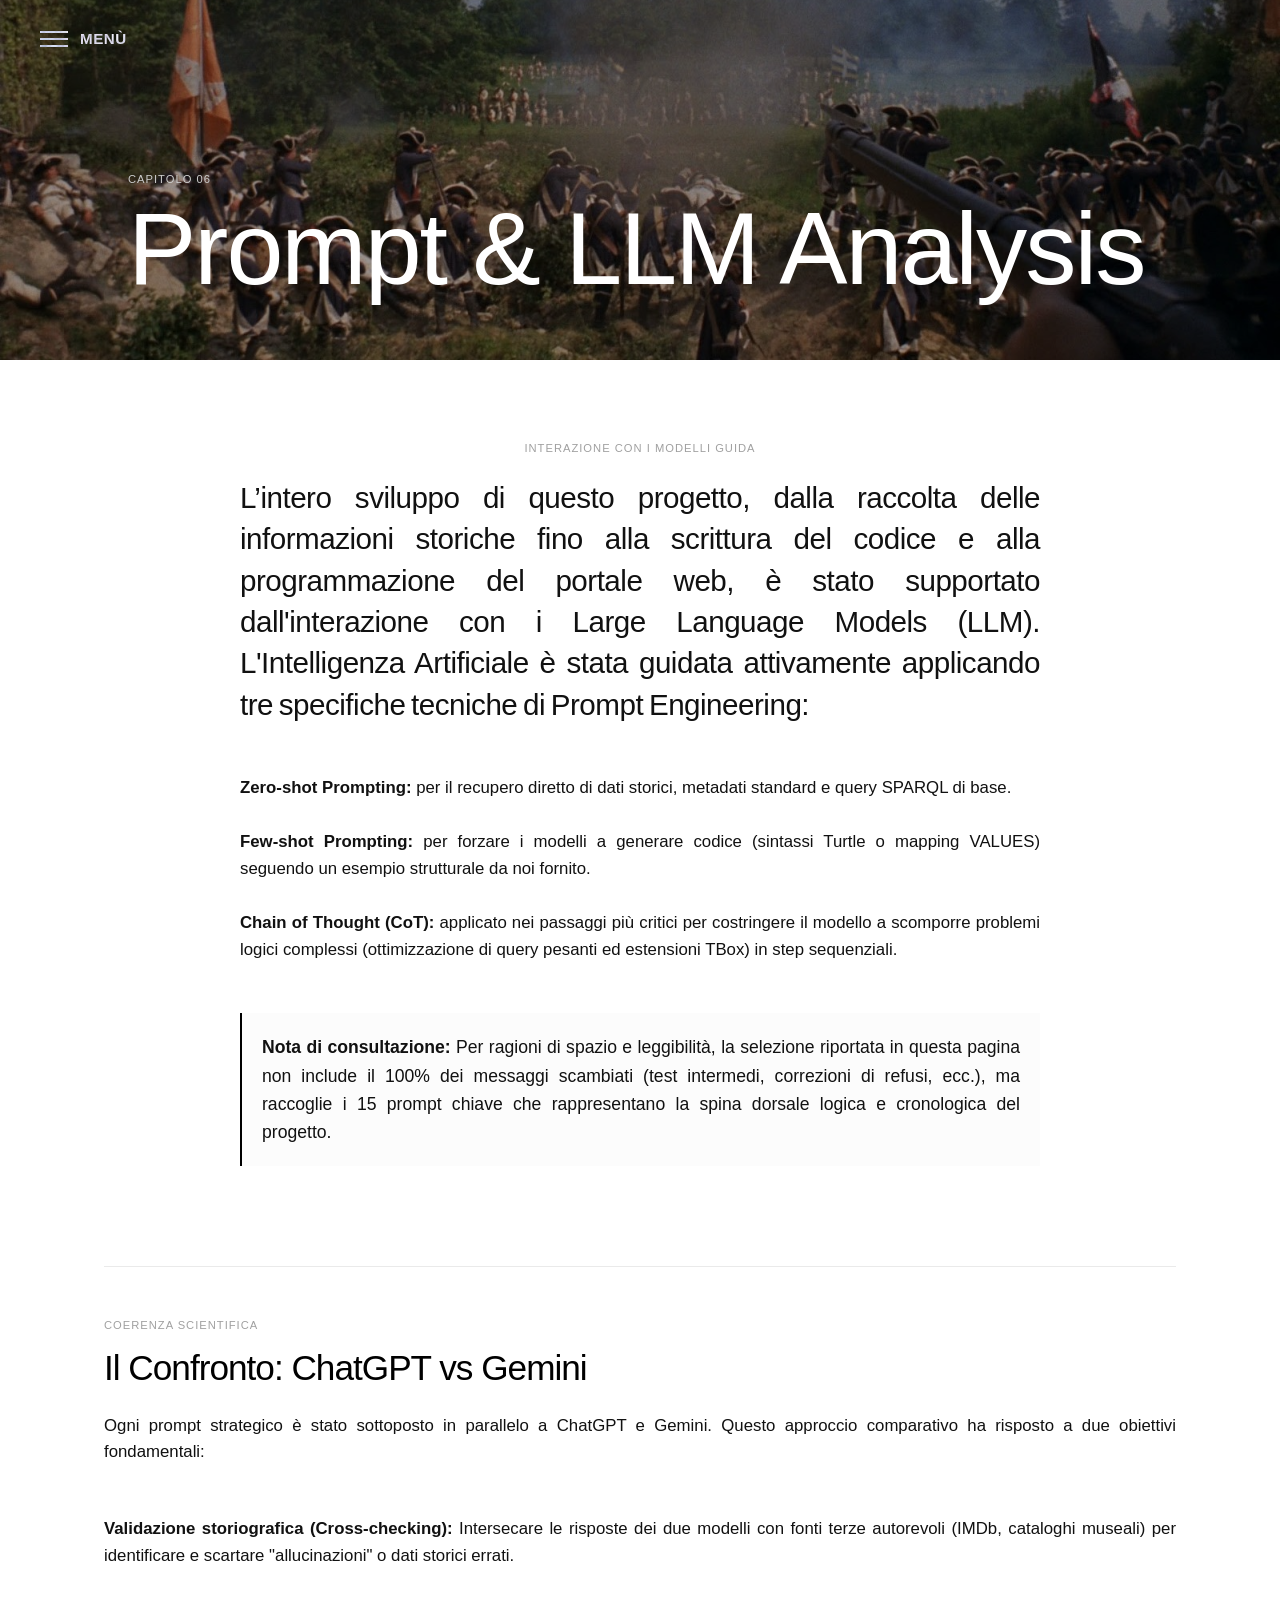
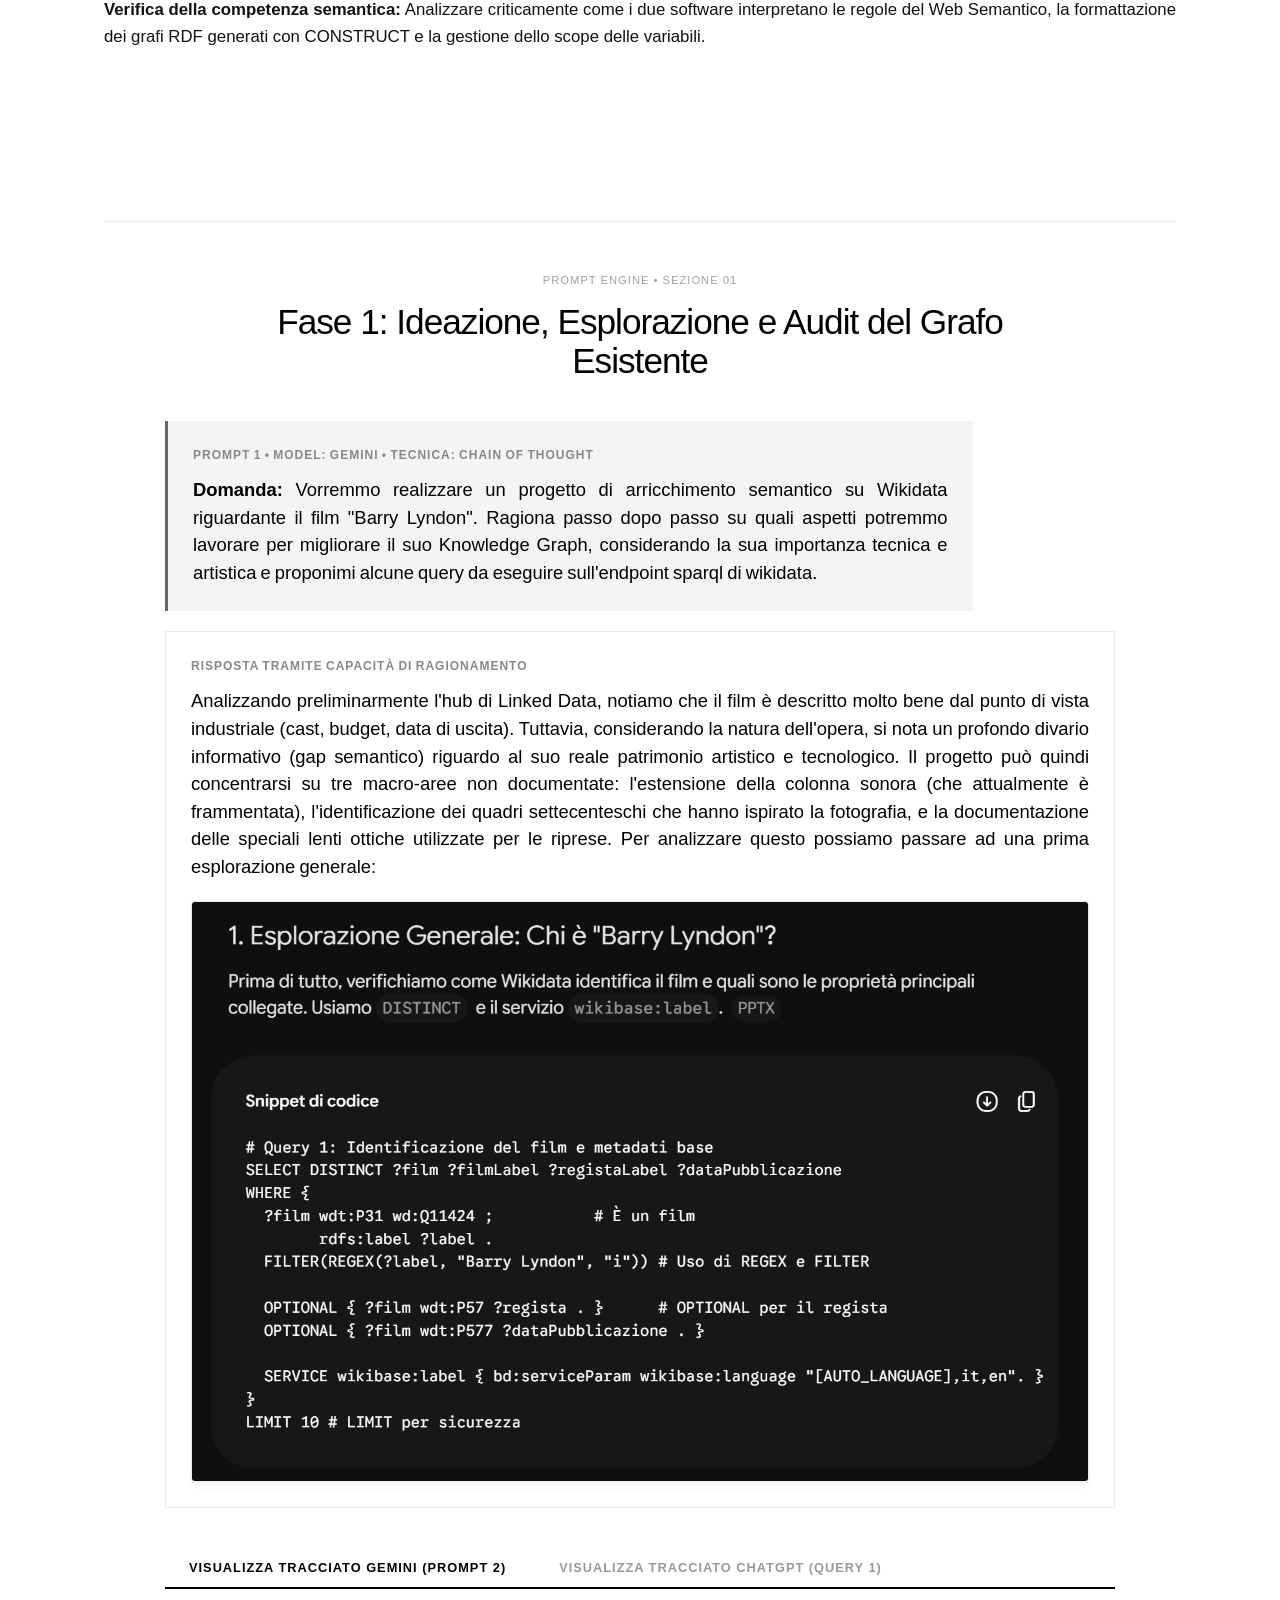
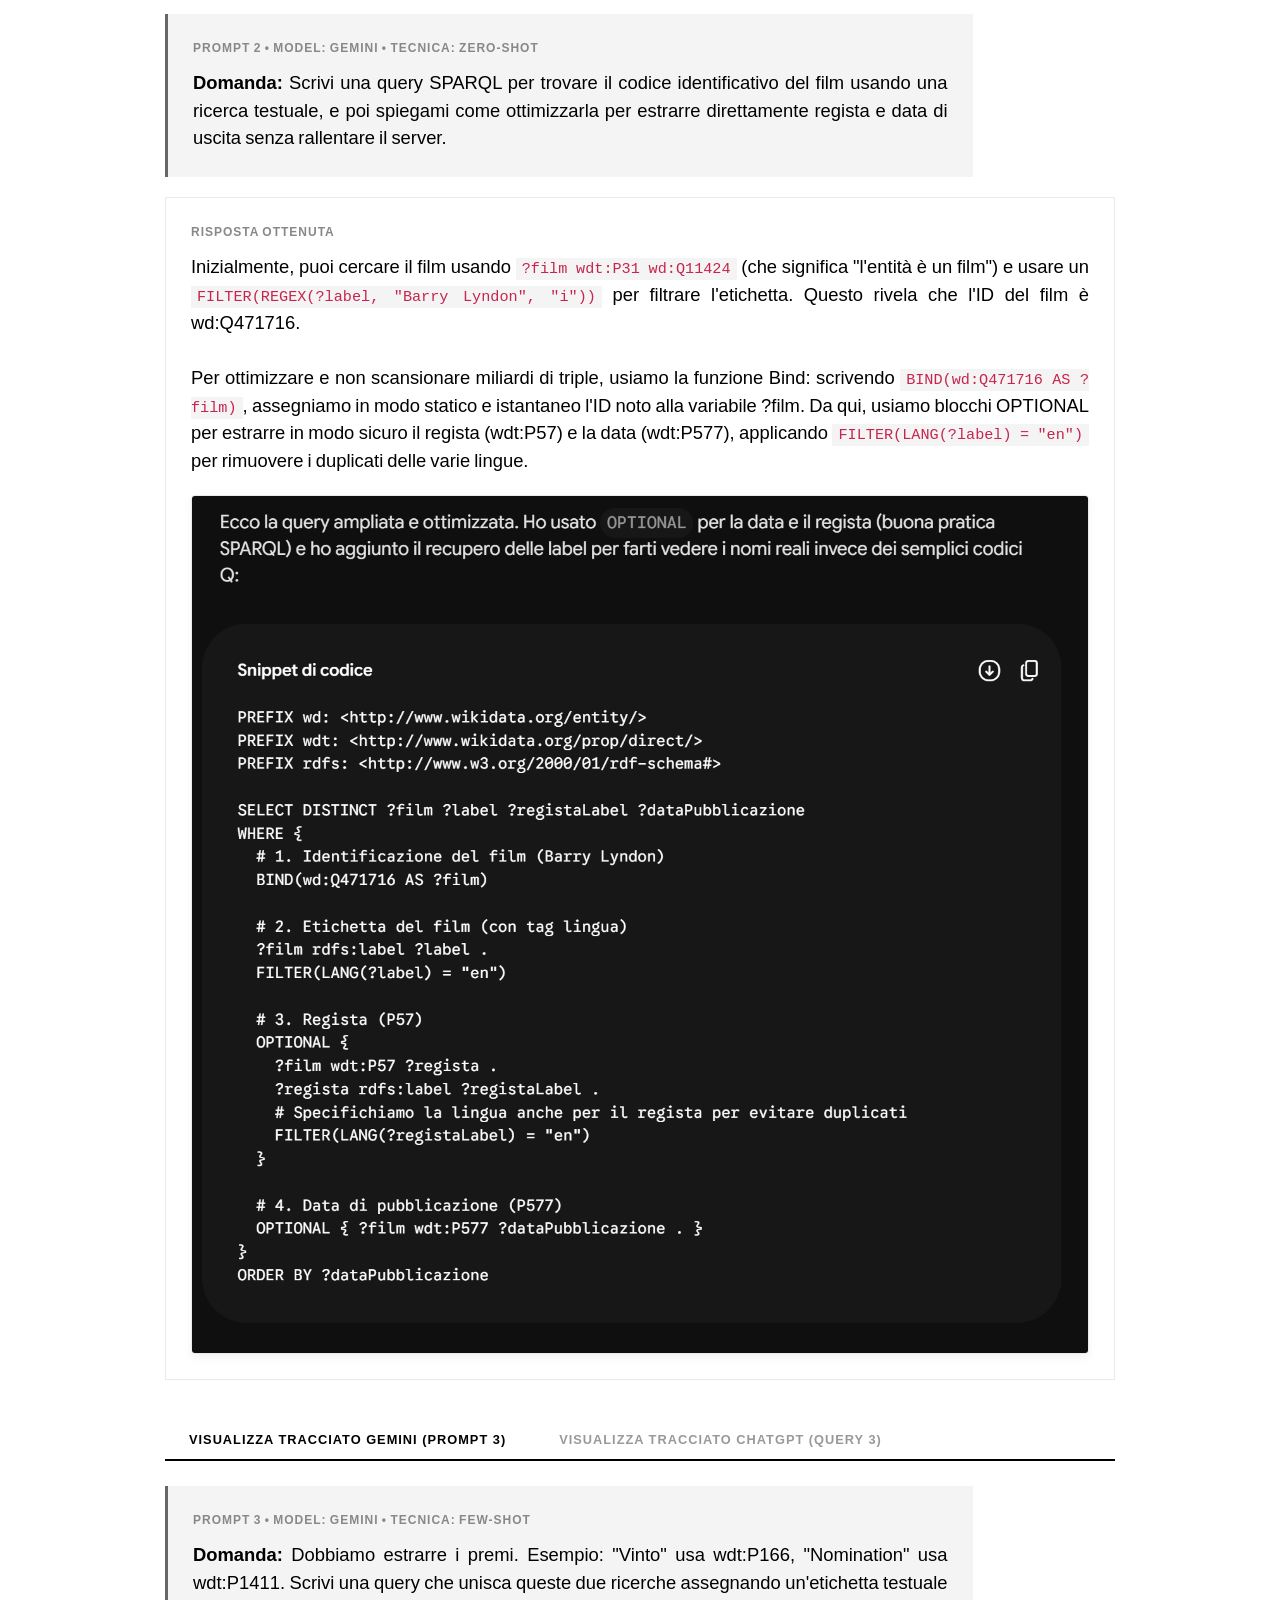
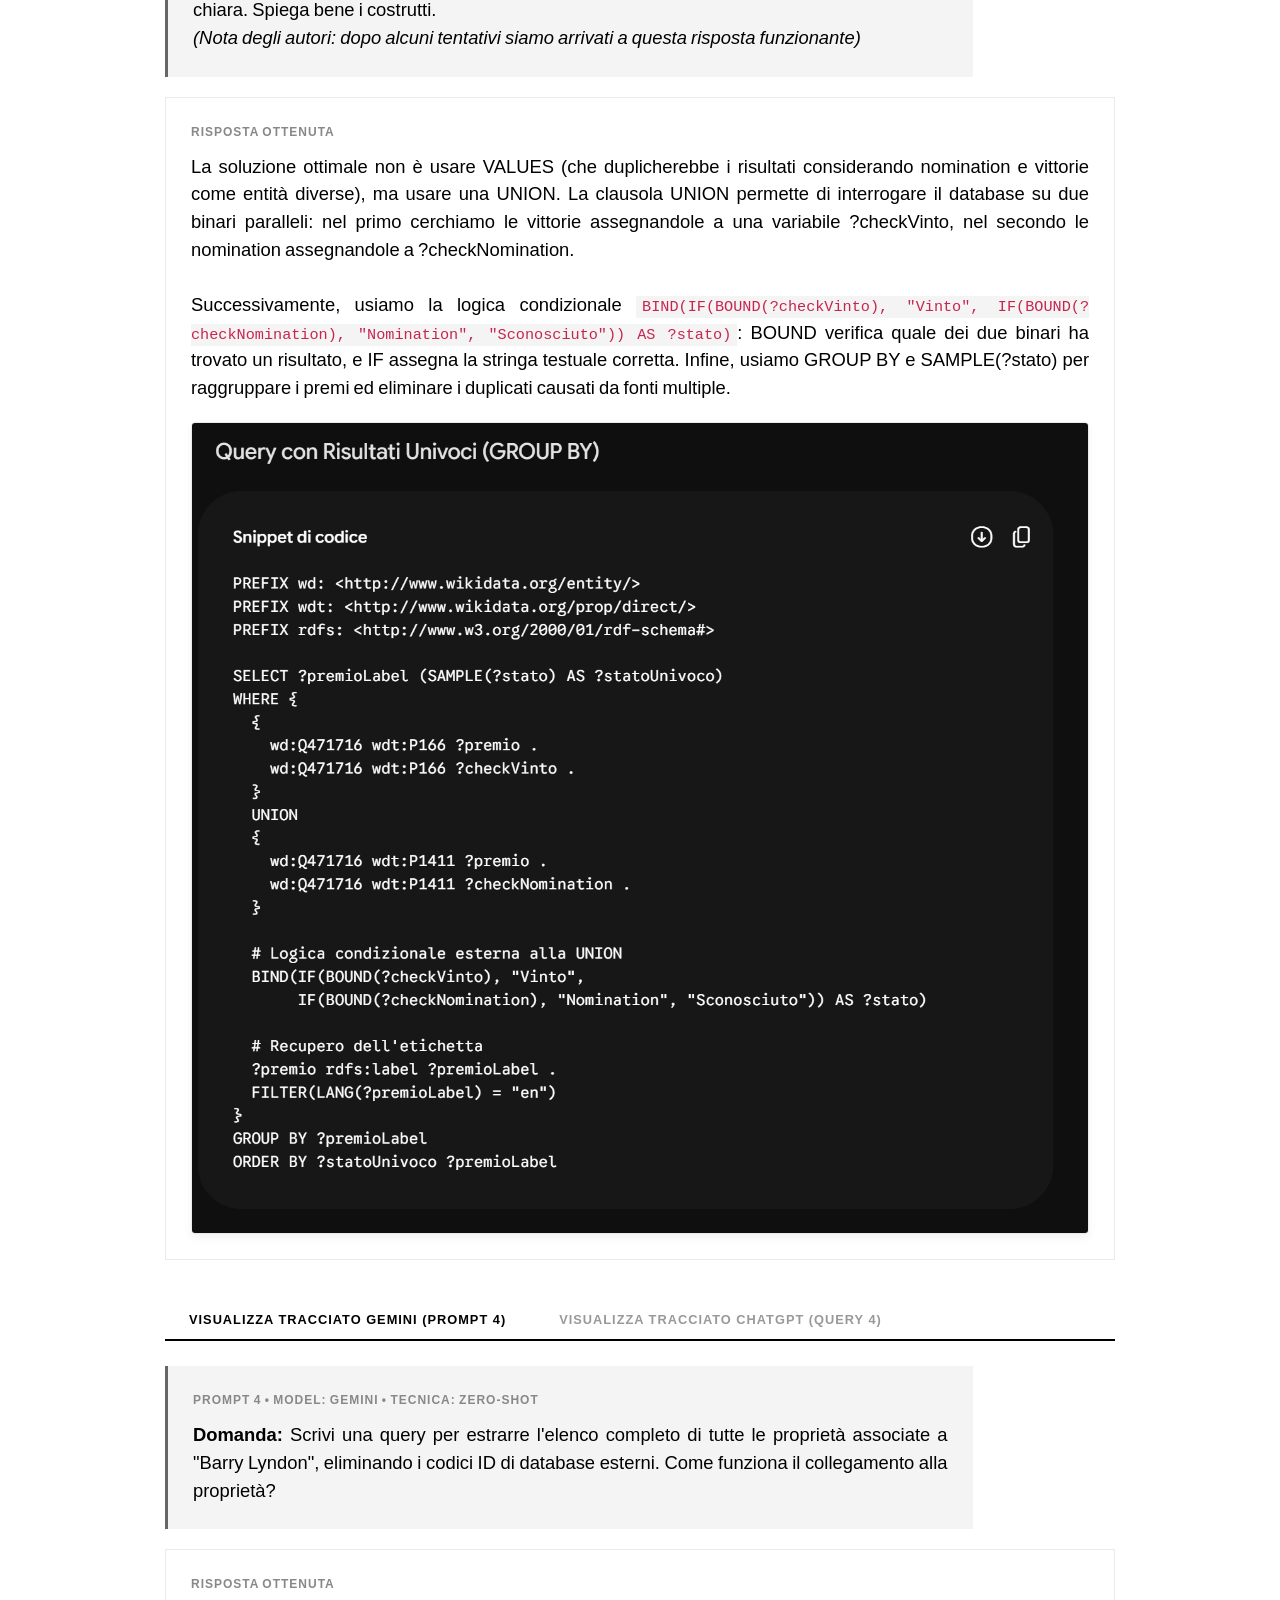
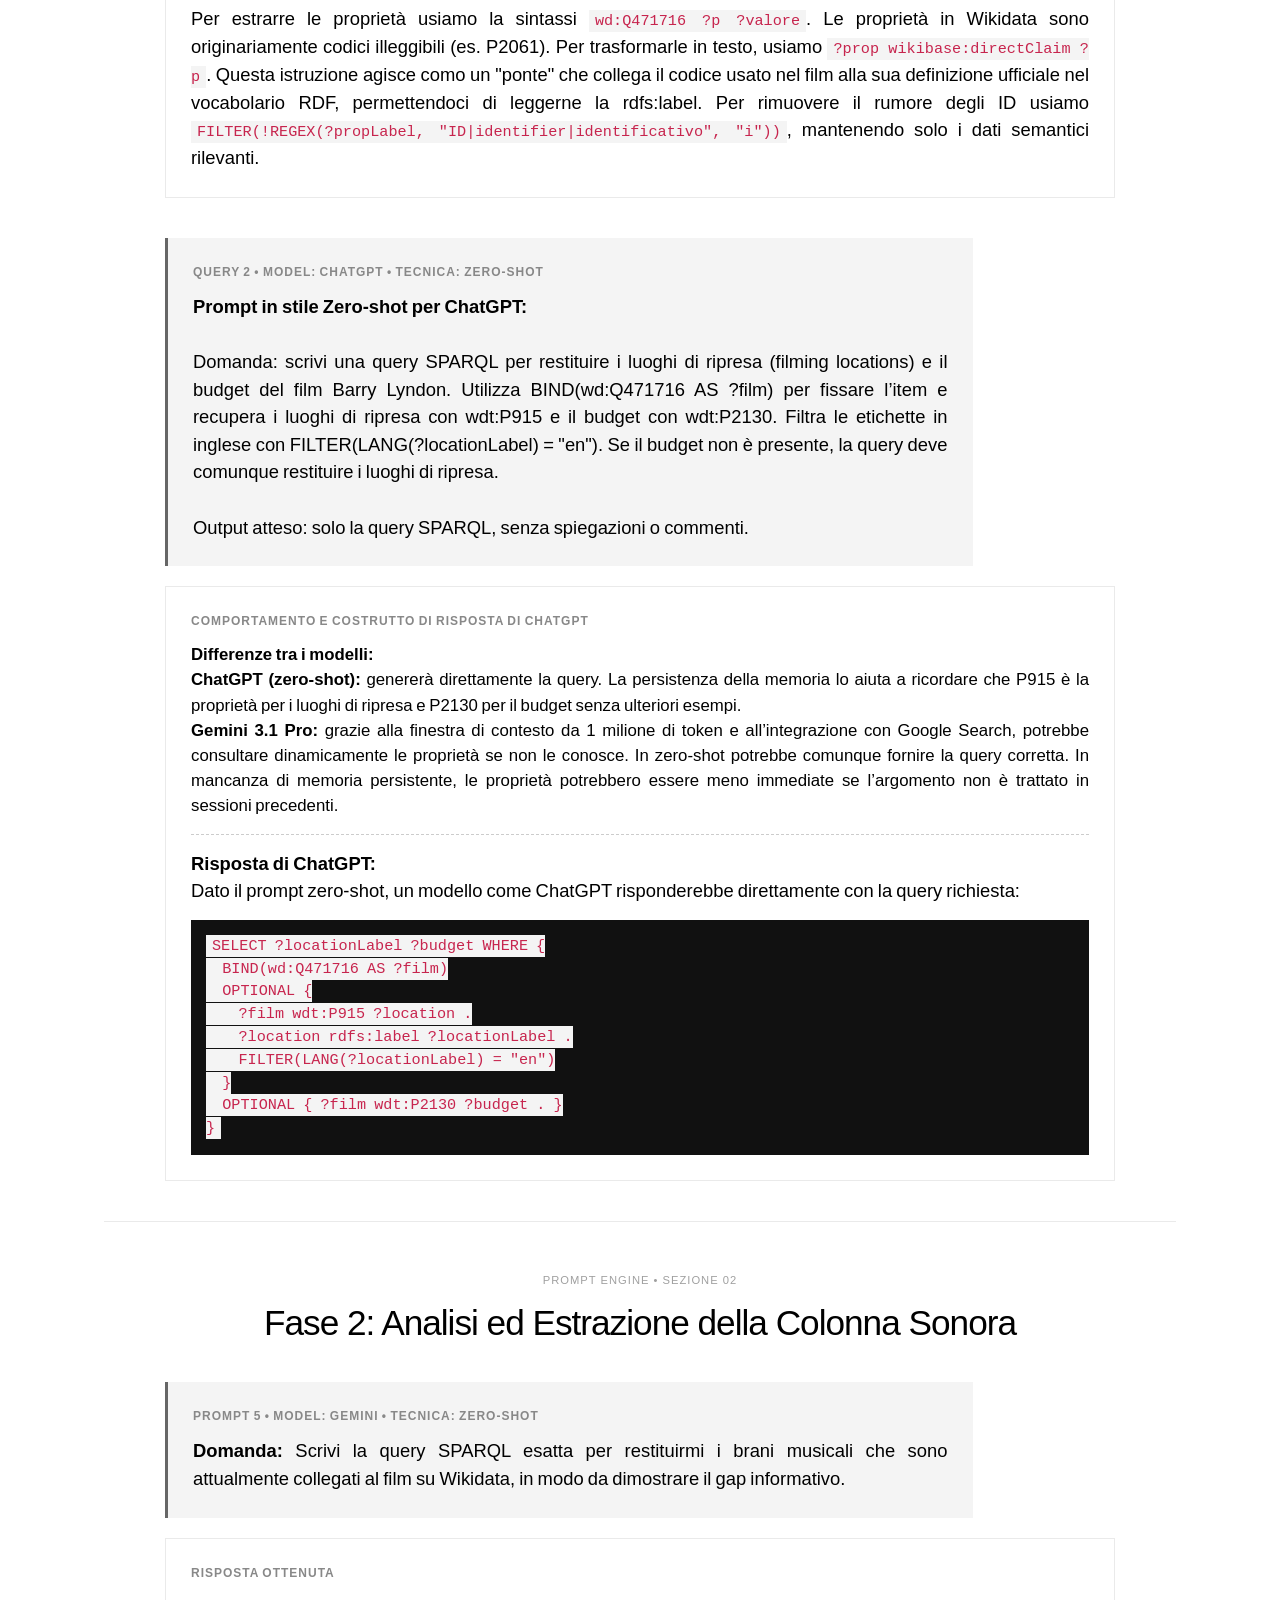
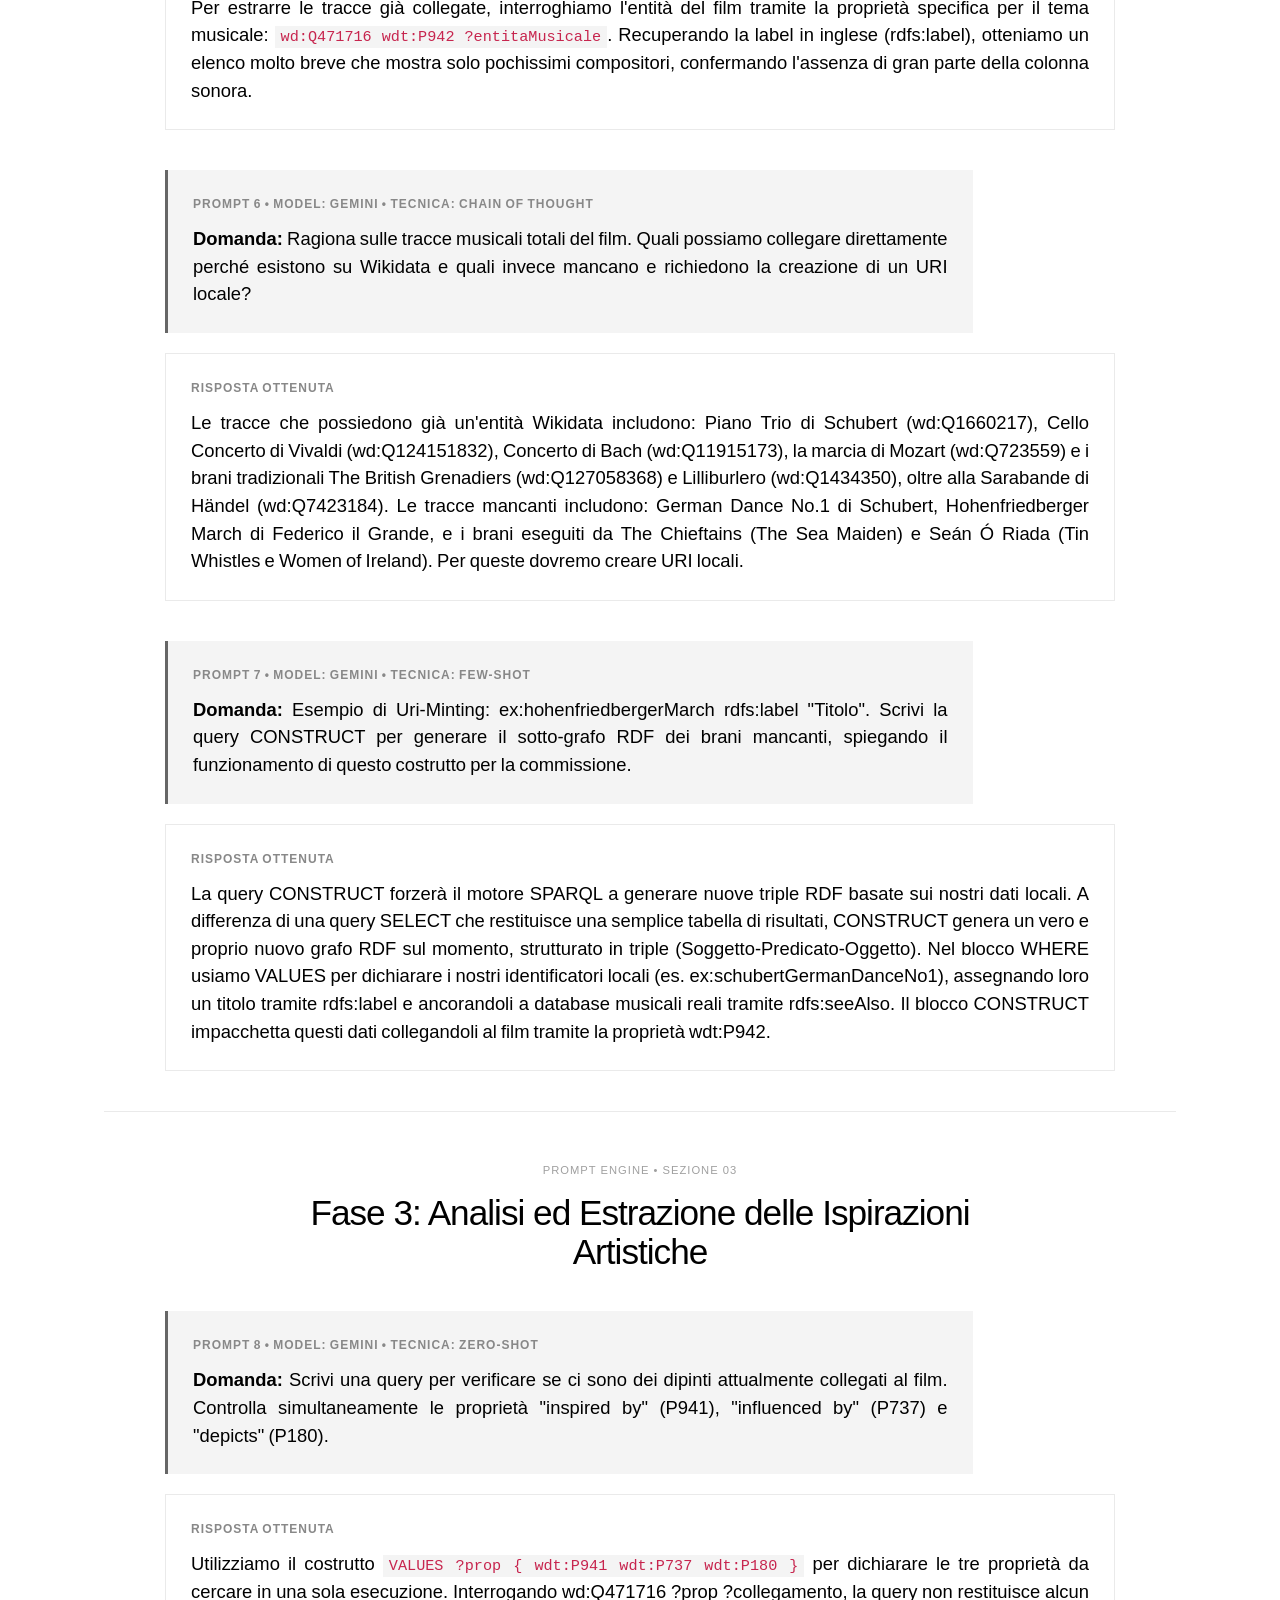
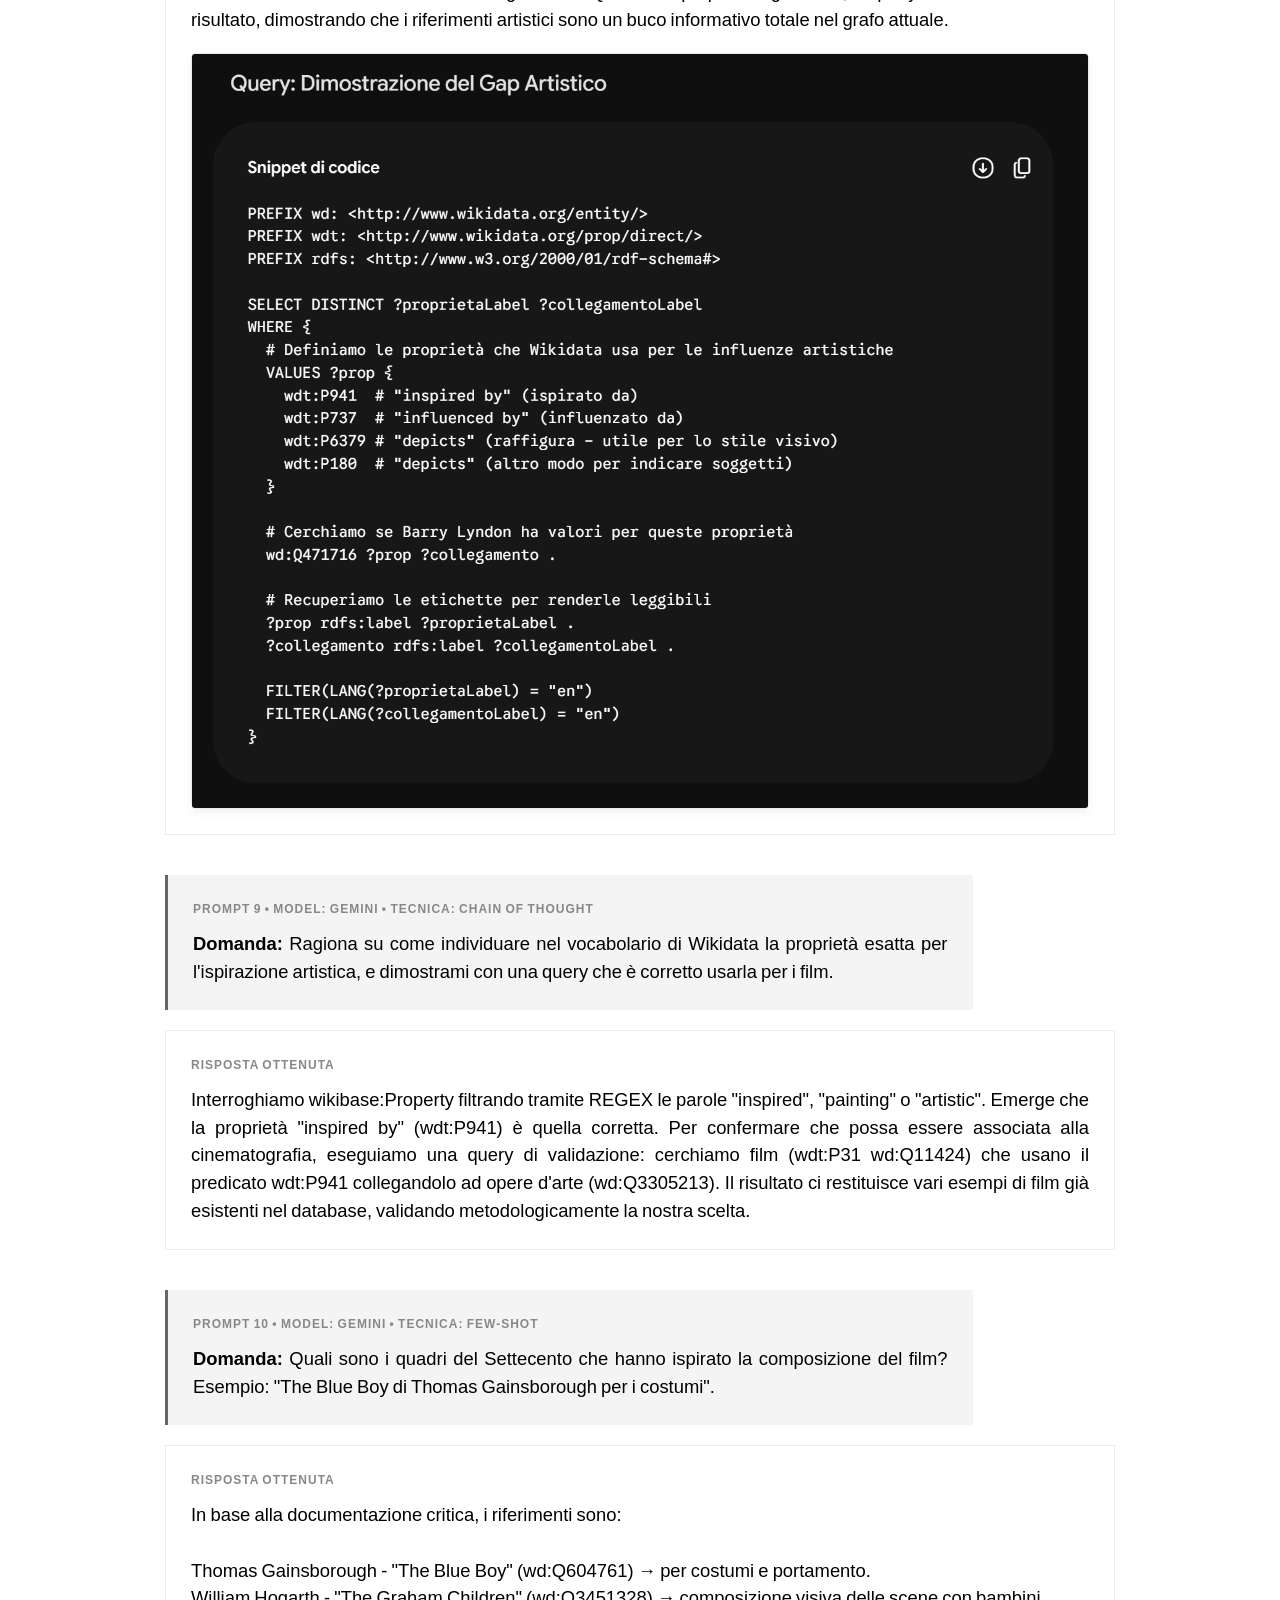
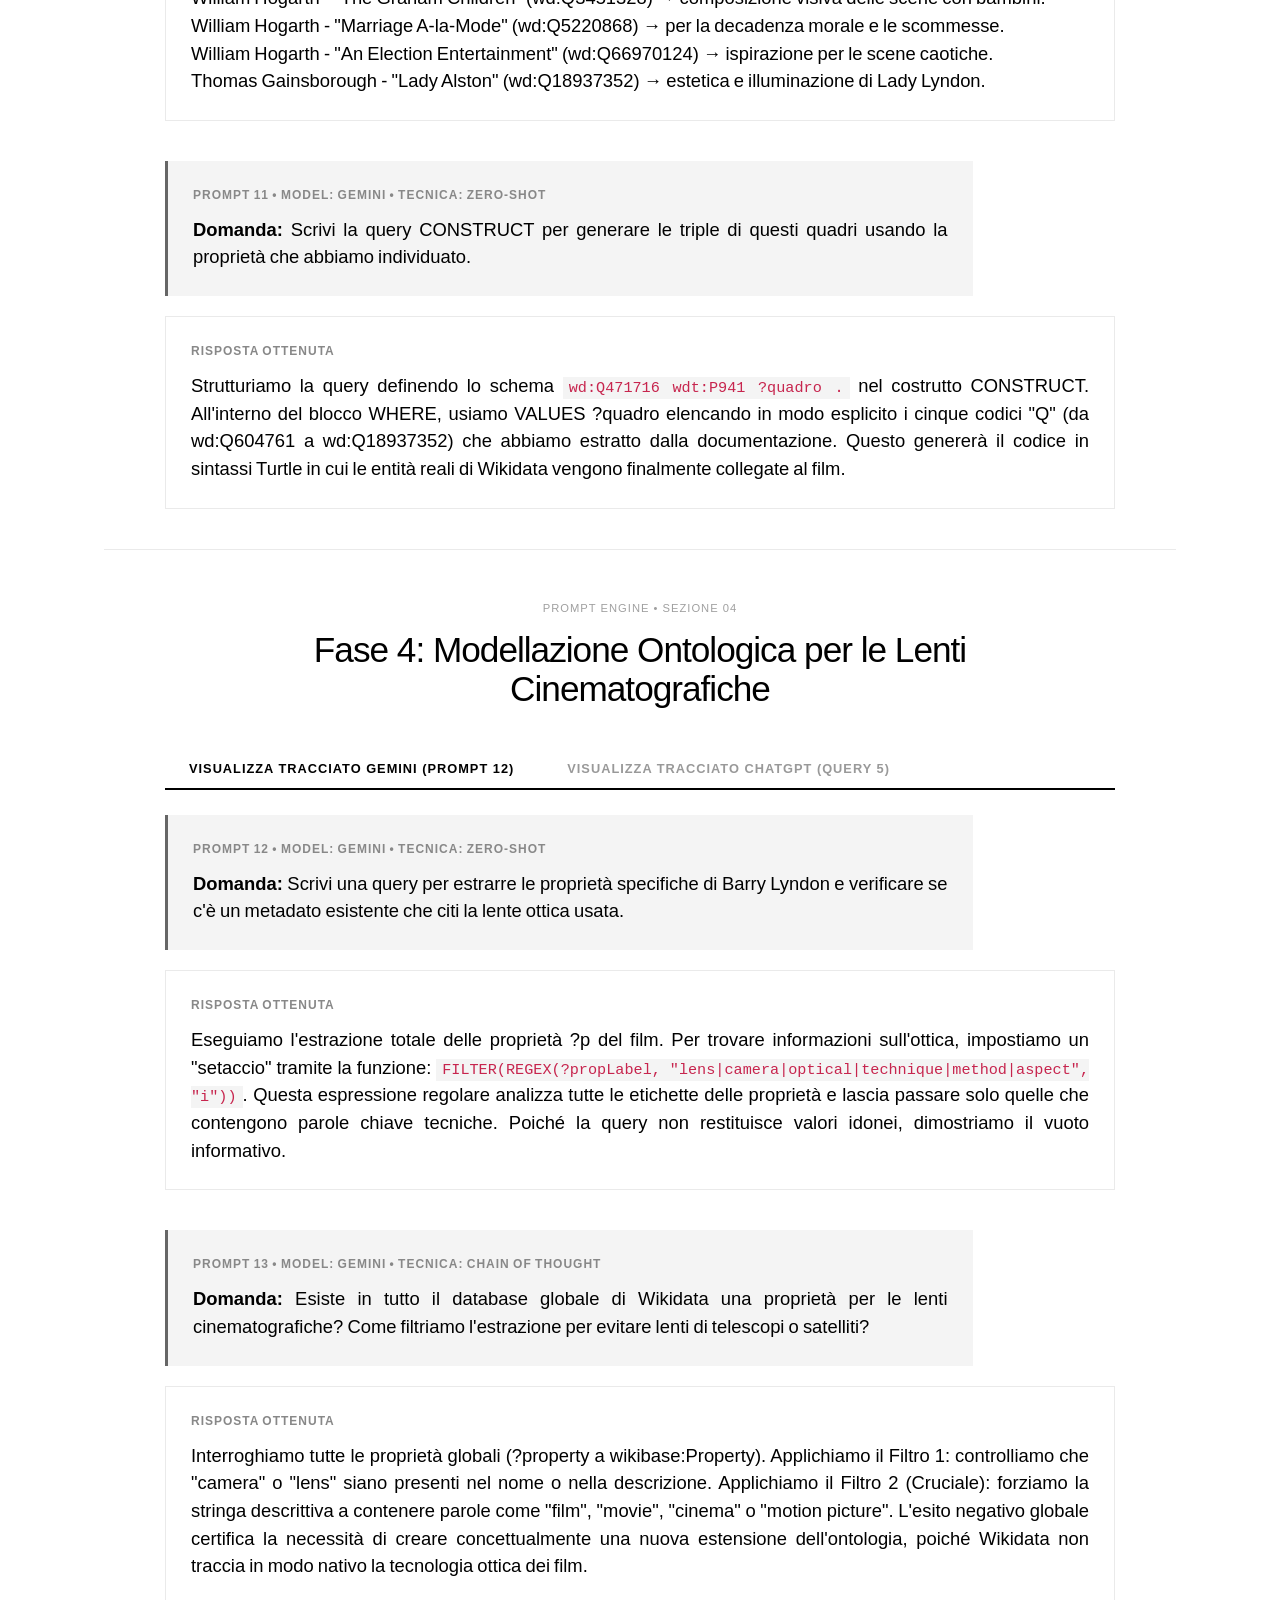
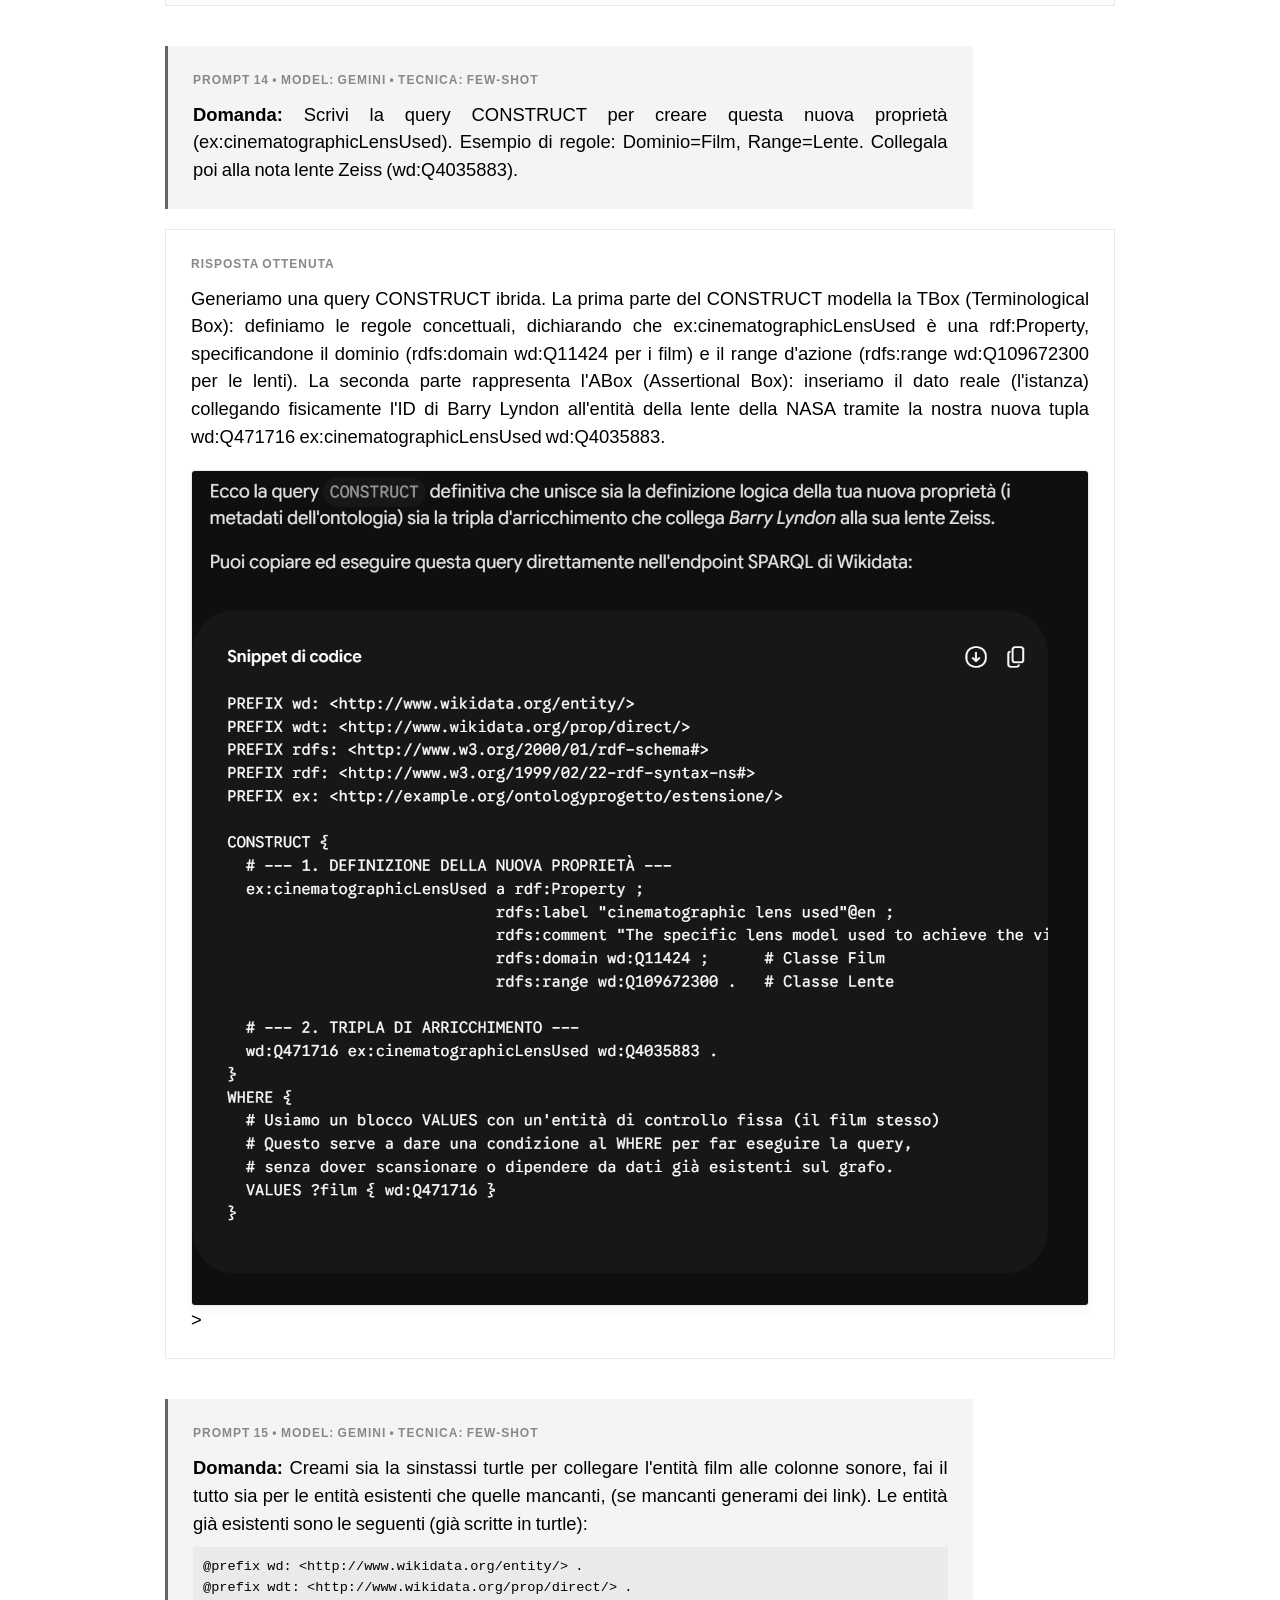
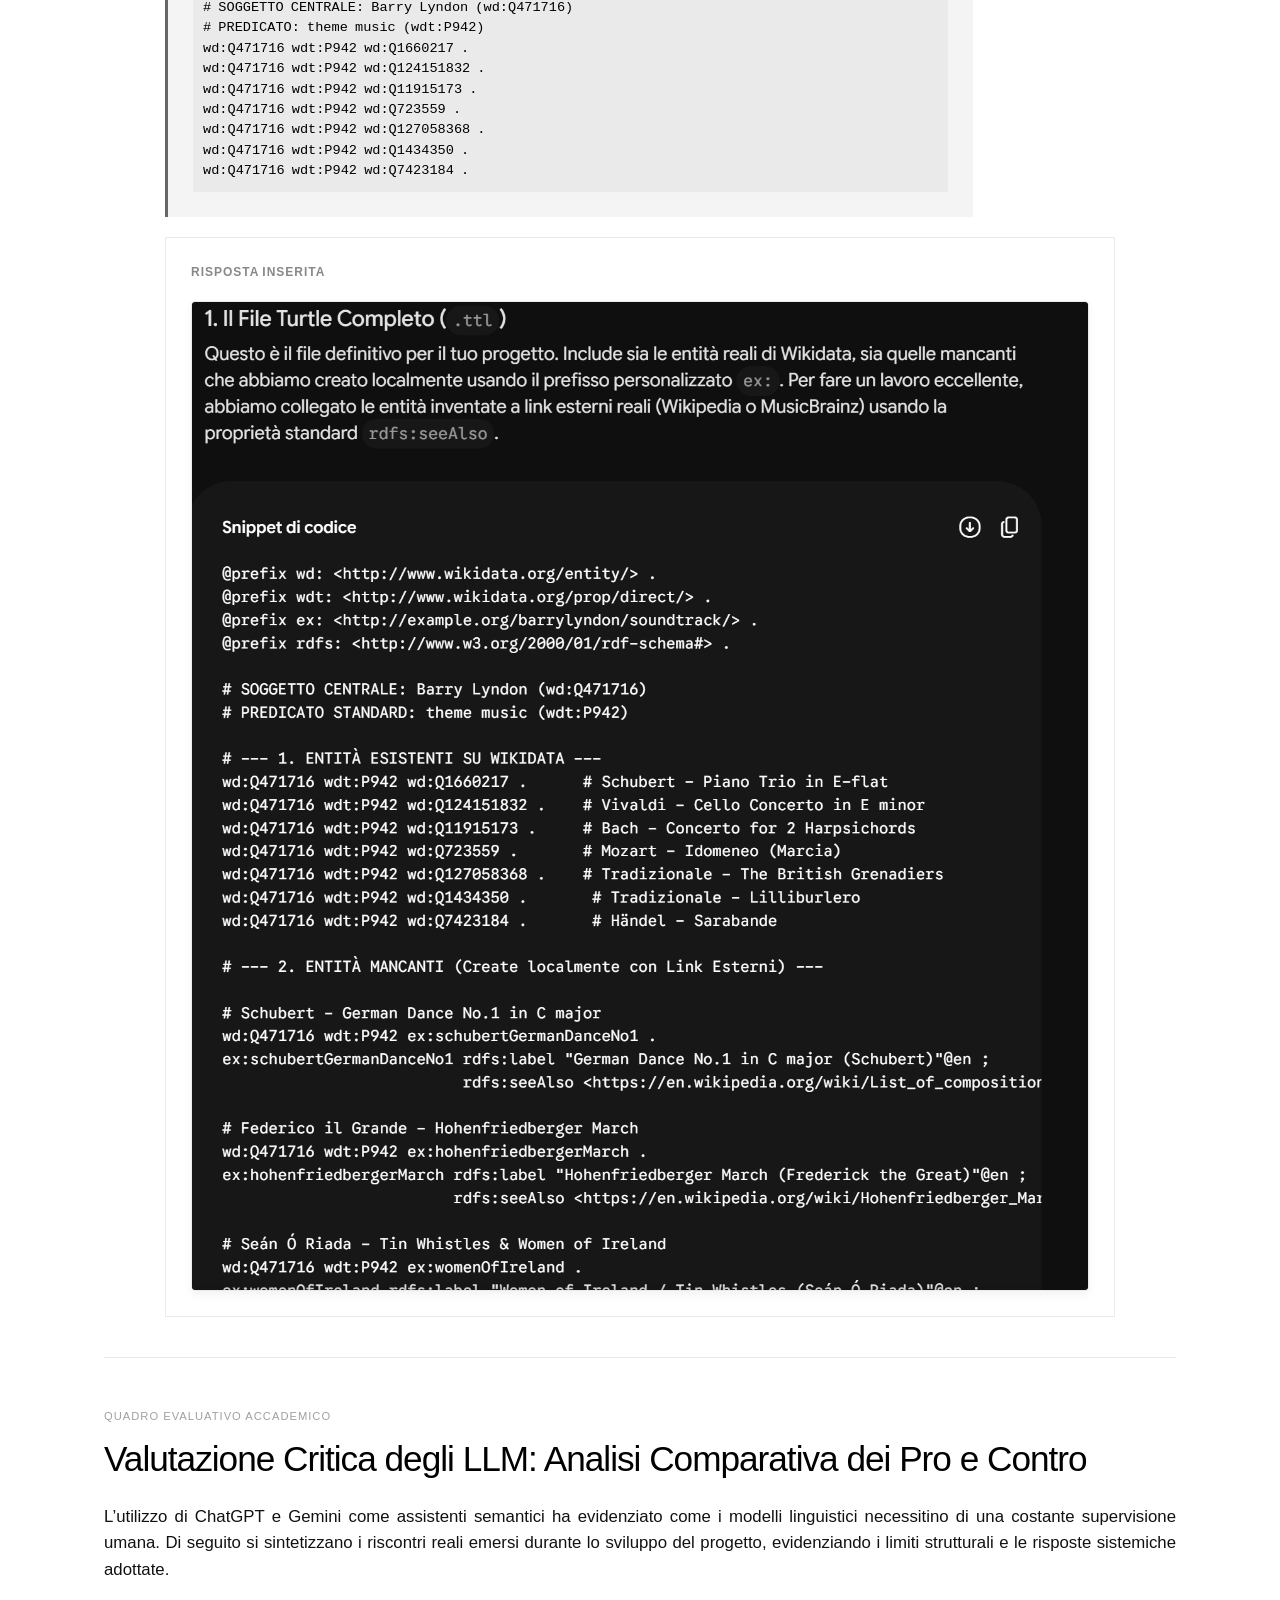
<file: llm.html>
<!DOCTYPE html>
<html lang="it">
<head>
    <meta charset="UTF-8">
    <meta name="viewport" content="width=device-width, initial-scale=1.0">
    <title>LLM Interazione e Confronti - Barry Lyndon</title>
    <link rel="stylesheet" href="style.css">
</head>
<body>

    <header class="site-header">
        <button id="menu-toggle" class="menu-btn" aria-label="Apri Menu">
            <div class="hamburger">
                <span></span><span></span><span></span>
            </div>
            <span class="menu-text">MENÙ</span>
        </button>
    </header>

    <div id="side-menu" class="side-nav">
        <nav>
            <ul>
                <li><a href="index.html">Home</a></li>
                <li><a href="il-progetto.html">Il Progetto</a></li>
                <li><a href="metodologia.html">Metodologia</a></li>
                <li><a href="estrazione.html">Estrazione dati con SPARQL</a></li>
                <li><a href="lacune.html">Individuazione Lacune</a></li>
                <li><a href="migliorie.html">Migliorie Proposte</a></li>
                <li><a href="llm.html">LLM - Prompt e Confronti</a></li>
                <li><a href="conclusioni.html">Sfide Affrontate</a></li>
            </ul>
        </nav>
    </div>
    <div id="menu-overlay" class="overlay"></div>

    <main class="editorial-page">
        
        <div class="title-banner fade-on-scroll">
            <img src="img/sfondo6.jpg" class="banner-img" alt="Interazione LLM">
            <div class="banner-overlay">
                <span class="label banner-label">CAPITOLO 06</span>
                <h1 class="banner-title">Prompt & LLM Analysis</h1>
            </div>
        </div>

        <div class="notes-wrapper">
            
            <div class="notes-text-center fade-on-scroll">
                <span class="label" style="text-align: center; display: block; margin-bottom: 20px;">INTERAZIONE CON I MODELLI GUIDA</span>
                <p class="synopsis-text lead-text justified-intro">
                    L’intero sviluppo di questo progetto, dalla raccolta delle informazioni storiche fino alla scrittura del codice e alla programmazione del portale web, è stato supportato dall'interazione con i Large Language Models (LLM). L'Intelligenza Artificiale è stata guidata attivamente applicando tre specifiche tecniche di Prompt Engineering:
                </p>
                <p class="synopsis-text">
                    <strong>Zero-shot Prompting:</strong> per il recupero diretto di dati storici, metadati standard e query SPARQL di base.<br><br>
                    <strong>Few-shot Prompting:</strong> per forzare i modelli a generare codice (sintassi Turtle o mapping VALUES) seguendo un esempio strutturale da noi fornito.<br><br>
                    <strong>Chain of Thought (CoT):</strong> applicato nei passaggi più critici per costringere il modello a scomporre problemi logici complessi (ottimizzazione di query pesanti ed estensioni TBox) in step sequenziali.
                </p>
                <div style="background-color: #fcfcfc; border-left: 2px solid #000; padding: 20px; text-align: left; margin: 30px auto 0 auto; max-width: 900px;">
                    <p class="synopsis-text" style="font-size: 1.1rem; margin-bottom: 0;">
                        <strong>Nota di consultazione:</strong> Per ragioni di spazio e leggibilità, la selezione riportata in questa pagina non include il 100% dei messaggi scambiati (test intermedi, correzioni di refusi, ecc.), ma raccoglie i 15 prompt chiave che rappresentano la spina dorsale logica e cronologica del progetto.
                    </p>
                </div>
            </div>

            <hr class="divider">
            <div class="notes-grid fade-on-scroll">
                <div class="notes-text" style="width: 100%;">
                    <span class="label">COERENZA SCIENTIFICA</span>
                    <h2 class="notes-heading">Il Confronto: ChatGPT vs Gemini</h2>
                    <p class="synopsis-text">
                        Ogni prompt strategico è stato sottoposto in parallelo a ChatGPT e Gemini. Questo approccio comparativo ha risposto a due obiettivi fondamentali:
                    </p>
                    <p class="synopsis-text">
                        <strong>Validazione storiografica (Cross-checking):</strong> Intersecare le risposte dei due modelli con fonti terze autorevoli (IMDb, cataloghi museali) per identificare e scartare "allucinazioni" o dati storici errati.<br><br>
                        <strong>Verifica della competenza semantica:</strong> Analizzare criticamente come i due software interpretano le regole del Web Semantico, la formattazione dei grafi RDF generati con CONSTRUCT e la gestione dello scope delle variabili.
                    </p>
                </div>
            </div>

            <hr class="divider">
            <div class="notes-text-center fade-on-scroll" style="margin-bottom: 40px;">
                <span class="label">PROMPT ENGINE &bull; SEZIONE 01</span>
                <h2 class="notes-heading" style="text-align: center;">Fase 1: Ideazione, Esplorazione e Audit del Grafo Esistente</h2>
            </div>

            <div class="chat-container fade-on-scroll">
                <div class="chat-bubble user">
                    <span class="chat-meta">PROMPT 1 &bull; MODEL: GEMINI &bull; TECNICA: CHAIN OF THOUGHT</span>
                    <strong>Domanda:</strong> Vorremmo realizzare un progetto di arricchimento semantico su Wikidata riguardante il film "Barry Lyndon". Ragiona passo dopo passo su quali aspetti potremmo lavorare per migliorare il suo Knowledge Graph, considerando la sua importanza tecnica e artistica e proponimi alcune query da eseguire sull'endpoint sparql di wikidata.
                </div>
                <div class="chat-bubble ai gemini">
                    <span class="chat-meta">RISPOSTA TRAMITE CAPACITÀ DI RAGIONAMENTO</span>
                    Analizzando preliminarmente l'hub di Linked Data, notiamo che il film è descritto molto bene dal punto di vista industriale (cast, budget, data di uscita). Tuttavia, considerando la natura dell'opera, si nota un profondo divario informativo (gap semantico) riguardo al suo reale patrimonio artistico e tecnologico. Il progetto può quindi concentrarsi su tre macro-aree non documentate: l'estensione della colonna sonora (che attualmente è frammentata), l'identificazione dei quadri settecenteschi che hanno ispirato la fotografia, e la documentazione delle speciali lenti ottiche utilizzate per le riprese. Per analizzare questo possiamo passare ad una prima esplorazione generale:
                    <div class="chat-media-box">
                        <img src="llm/foto1.PNG" alt="Screenshot Prompt 1" class="chat-screenshot">
                    </div>
                </div>
            </div>

            <div class="chat-container fade-on-scroll">
                <div class="chat-toggle-wrapper">
                    <button class="chat-toggle-btn active" data-target="group-q2-gemini" data-group="g2">VISUALIZZA TRACCIATO GEMINI (PROMPT 2)</button>
                    <button class="chat-toggle-btn" data-target="group-q2-chatgpt" data-group="g2">VISUALIZZA TRACCIATO CHATGPT (QUERY 1)</button>
                </div>

                <div id="group-q2-gemini" class="chat-view-group g2 active-view">
                    <div class="chat-bubble user">
                        <span class="chat-meta">PROMPT 2 &bull; MODEL: GEMINI &bull; TECNICA: ZERO-SHOT</span>
                        <strong>Domanda:</strong> Scrivi una query SPARQL per trovare il codice identificativo del film usando una ricerca testuale, e poi spiegami come ottimizzarla per estrarre direttamente regista e data di uscita senza rallentare il server.
                    </div>
                    <div class="chat-bubble ai gemini">
                        <span class="chat-meta">RISPOSTA OTTENUTA</span>
                        Inizialmente, puoi cercare il film usando <code>?film wdt:P31 wd:Q11424</code> (che significa "l'entità è un film") e usare un <code>FILTER(REGEX(?label, "Barry Lyndon", "i"))</code> per filtrare l'etichetta. Questo rivela che l'ID del film è wd:Q471716.<br><br>
                        Per ottimizzare e non scansionare miliardi di triple, usiamo la funzione Bind: scrivendo <code>BIND(wd:Q471716 AS ?film)</code>, assegniamo in modo statico e istantaneo l'ID noto alla variabile ?film. Da qui, usiamo blocchi OPTIONAL per estrarre in modo sicuro il regista (wdt:P57) e la data (wdt:P577), applicando <code>FILTER(LANG(?label) = "en")</code> per rimuovere i duplicati delle varie lingue.
                        <div class="chat-media-box">
                            <img src="llm/foto2.PNG" alt="Screenshot Prompt 1" class="chat-screenshot">
                        </div>
                    </div>
                </div>

                <div id="group-q2-chatgpt" class="chat-view-group g2" style="display: none;">
                    <div class="chat-bubble user">
                        <span class="chat-meta">QUERY 1 &bull; MODEL: CHATGPT &bull; TECNICA: CHAIN OF THOUGHT</span>
                        <strong>Prompt in stile Chain of Thought per ChatGPT:</strong><br><br>
                        Contesto: stai costruendo un grafo su Wikidata relativo al film Barry Lyndon. In una prima versione hai provato a identificare il film usando FILTER(REGEX(?label, "Barry Lyndon", "i")) e un filtro sulla lingua per recuperare etichette in inglese. Tuttavia questa tecnica è inefficiente perché costringe l’endpoint a scansionare miliardi di triple rdfs:label. Sai che l’item corretto è wd:Q471716 e vuoi ottenere regista e data di pubblicazione.<br><br>
                        Istruzioni:<br>
                        1. Ragiona passo per passo su come costruire una query SPARQL efficiente senza utilizzare FILTER(REGEX). Spiega perché conviene usare BIND per fissare l’ID del film e come usare OPTIONAL per evitare errori se una proprietà non è presente.<br>
                        2. Indica quali proprietà usare per recuperare il regista (wdt:P57) e la data di pubblicazione (wdt:P577), e come filtrare le etichette in lingua inglese con FILTER(LANG(?label) = "en").<br>
                        3. Scrivi la query SPARQL completa, includendo la clausola SERVICE wikibase:label per ottenere le label e ordinando i risultati per data di pubblicazione.<br>
                        4. Fornisci un breve commento che riassuma come la query evita i problemi di lentezza e duplicazioni.
                    </div>
                    <div class="chat-bubble ai chatgpt">
                        <span class="chat-meta">COMPORTAMENTO PREVISTO ED ESEMPIO DI RISPOSTA</span>
                        <p class="font-small"><strong>Come reagirebbero i modelli:</strong><br>
                        <strong>ChatGPT (GPT‑5.4) con modalità Thinking:</strong> tende a seguire fedelmente le istruzioni di catena di pensiero e, grazie alla funzione Interactive Thinking, mostra il piano di ragionamento e consente di intervenire durante la generazione. In questo scenario produrrà una sequenza esplicita di passi (identificazione dell’item, scelta delle proprietà, uso di BIND e OPTIONAL) e poi la query.<br>
                        <strong>Gemini 3.1 Pro:</strong> eccelle nel ragionamento astratto e su benchmark scientifici, ma non offre la stessa funzione di visualizzazione del piano. Potrebbe sintetizzare i passaggi in meno righe e arrivare più rapidamente alla query. Grazie all’integrazione con Google Search, potrebbe suggerire di verificare l’ID del film in tempo reale, ma non potrà operare sul desktop come ChatGPT.</p>
                        <hr style="border: 0; border-top: 1px dashed #ccc; margin: 15px 0;">
                        <strong>Risposta di ChatGPT:</strong><br>
                        Ecco come un modello come ChatGPT potrebbe rispondere al prompt sopra, esplicitando i passaggi logici e generando la query SPARQL finale:<br><br>
                        Passo 1: Conosco l’item del film, quindi uso BIND(wd:Q471716 AS ?film) per fissare la variabile senza ricorrere a FILTER(REGEX).<br>
                        Passo 2: Per recuperare regista e data di pubblicazione uso le proprietà wdt:P57 e wdt:P577. Uso OPTIONAL per evitare che la mancanza di una delle due interrompa la query e applico SERVICE wikibase:label con filtro di lingua per ottenere etichette in inglese.<br><br>
                        Passo 3: La query finale è:
                        <pre><code>SELECT ?filmLabel ?directorLabel ?datePublished WHERE {
  BIND(wd:Q471716 AS ?film)
  OPTIONAL { ?film wdt:P57 ?director . }
  OPTIONAL { ?film wdt:P577 ?datePublished . }
  SERVICE wikibase:label { bd:serviceParam wikibase:language "en". }
}
ORDER BY ?datePublished</code></pre>
                        Questa query è più efficiente perché elimina la ricerca testuale, utilizza BIND e OPTIONAL per evitare errori e restituisce risultati ordinati senza duplicazioni.
                    </div>
                </div>
            </div>

            <div class="chat-container fade-on-scroll">
                <div class="chat-toggle-wrapper">
                    <button class="chat-toggle-btn active" data-target="group-q3-gemini" data-group="g3">VISUALIZZA TRACCIATO GEMINI (PROMPT 3)</button>
                    <button class="chat-toggle-btn" data-target="group-q3-chatgpt" data-group="g3">VISUALIZZA TRACCIATO CHATGPT (QUERY 3)</button>
                </div>

                <div id="group-q3-gemini" class="chat-view-group g3 active-view">
                    <div class="chat-bubble user">
                        <span class="chat-meta">PROMPT 3 &bull; MODEL: GEMINI &bull; TECNICA: FEW-SHOT</span>
                        <strong>Domanda:</strong> Dobbiamo estrarre i premi. Esempio: "Vinto" usa wdt:P166, "Nomination" usa wdt:P1411. Scrivi una query che unisca queste due ricerche assegnando un'etichetta testuale chiara. Spiega bene i costrutti.<br>
                        <em>(Nota degli autori: dopo alcuni tentativi siamo arrivati a questa risposta funzionante)</em>
                    </div>
                    <div class="chat-bubble ai gemini">
                        <span class="chat-meta">RISPOSTA OTTENUTA</span>
                        La soluzione ottimale non è usare VALUES (che duplicherebbe i risultati considerando nomination e vittorie come entità diverse), ma usare una UNION. La clausola UNION permette di interrogare il database su due binari paralleli: nel primo cerchiamo le vittorie assegnandole a una variabile ?checkVinto, nel secondo le nomination assegnandole a ?checkNomination.<br><br>
                        Successivamente, usiamo la logica condizionale <code>BIND(IF(BOUND(?checkVinto), "Vinto", IF(BOUND(?checkNomination), "Nomination", "Sconosciuto")) AS ?stato)</code>: BOUND verifica quale dei due binari ha trovato un risultato, e IF assegna la stringa testuale corretta. Infine, usiamo GROUP BY e SAMPLE(?stato) per raggruppare i premi ed eliminare i duplicati causati da fonti multiple.
                        <div class="chat-media-box">
                            <img src="llm/foto3.PNG" alt="Screenshot Prompt 3" class="chat-screenshot">
                        </div>
                    </div>
                </div>

                <div id="group-q3-chatgpt" class="chat-view-group g3" style="display: none;">
                    <div class="chat-bubble user">
                        <span class="chat-meta">QUERY 3 &bull; MODEL: CHATGPT &bull; TECNICA: FEW-SHOT</span>
                        <strong>Prompt in stile Few‑shot per ChatGPT:</strong><br><br>
                        Contesto: dobbiamo creare una query SPARQL che elenchi i premi ricevuti da Barry Lyndon indicando se si tratta di una vittoria o di una nomination. Utilizzeremo un pattern per mappare le categorie agli Oscar. Di seguito un esempio di come associare una categoria con un’etichetta tramite VALUES:
                        <pre style="margin: 10px 0; background: #e8e8e8; color:#000; padding:10px;"><code>VALUES (?categoria ?etichetta) {
  (wd:Q102427 "Best Cinematography")
}
wd:Q471716 wdt:P166 ?premio .
?premio wdt:P31 ?categoria .
BIND("Vinto" AS ?stato)</code></pre>
                        Istruzioni:<br>
                        1. Analizza perché l’esempio precedente genera duplicazioni quando il film è nominato e poi vincitore.<br>
                        2. Fornisci altri due esempi nel blocco VALUES (ad es. Best Costume Design e Best Art Direction) per mostrare al modello il pattern.<br>
                        3. Scrivi una query SPARQL che, partendo da questi esempi, utilizzi due rami UNION per trattare separatamente vittorie (wdt:P166) e nomination (wdt:P1411), duplicando le variabili ?premio e ?categoria nei due rami. Usa BIND per definire ?stato all’interno di ciascun ramo e poi, fuori dalla UNION, usa BOUND e IF per consolidare lo stato in un’unica variabile.<br>
                        4. Aggiungi GROUP BY e SAMPLE per evitare duplicazioni e ordina i risultati per categoria.<br>
                        5. Fornisci solo la query come output finale.
                    </div>
                    <div class="chat-bubble ai chatgpt">
                        <span class="chat-meta">COMPORTAMENTO PREVISTO ED ESEMPIO DI RISPOSTA</span>
                        <p class="font-small"><strong>Commento sui modelli:</strong><br>
                        <strong>ChatGPT:</strong> grazie all’esposizione esplicita degli esempi, ChatGPT riconosce il pattern e può replicarlo per altre categorie. La persistenza della memoria aiuta a mantenere coerenza tra i rami e ad applicare BOUND/IF correttamente.<br>
                        <strong>Gemini:</strong> beneficerà di un contesto ampio (fino a 1 milione di token) e potrà includere ulteriori esempi si necessario. Tuttavia, senza memoria persistente potrebbe dover riformulare parte della logica se la sessione è lunga. Le capacità di ragionamento avanzate di Gemini possono comunque migliorare la correttezza nei casi complessi.</p>
                        <hr style="border: 0; border-top: 1px dashed #ccc; margin: 15px 0;">
                        <strong>Risposta di ChatGPT:</strong>
                        <pre><code>SELECT ?categoriaLabel
       (IF(BOUND(?win), "Vinto", "Nomination") AS ?stato)
       (SAMPLE(?premioLabel) AS ?premioLabel) WHERE {
  BIND(wd:Q471716 AS ?film)
  VALUES (?categoria ?categoriaLabel) {
    (wd:Q102427 "Best Cinematography")
    (wd:Q104200 "Best Costume Design")
    (wd:Q728396 "Best Art Direction")
  }
  {
    ?film wdt:P166 ?win .
    ?win wdt:P31 ?categoria .
    ?win rdfs:label ?premioLabel .
    FILTER(LANG(?premioLabel) = "en")
  }
  UNION
  {
    ?film wdt:P1411 ?nomination .
    ?nomination wdt:P31 ?categoria .
    ?nomination rdfs:label ?premioLabel .
    FILTER(LANG(?premioLabel) = "en")
  }
}
GROUP BY ?categoriaLabel
ORDER BY ?categoriaLabel</code></pre>
                    </div>
                </div>
            </div>

            <div class="chat-container fade-on-scroll">
                <div class="chat-toggle-wrapper">
                    <button class="chat-toggle-btn active" data-target="group-q4-gemini" data-group="g4">VISUALIZZA TRACCIATO GEMINI (PROMPT 4)</button>
                    <button class="chat-toggle-btn" data-target="group-q4-chatgpt" data-group="g4">VISUALIZZA TRACCIATO CHATGPT (QUERY 4)</button>
                </div>

                <div id="group-q4-gemini" class="chat-view-group g4 active-view">
                    <div class="chat-bubble user">
                        <span class="chat-meta">PROMPT 4 &bull; MODEL: GEMINI &bull; TECNICA: ZERO-SHOT</span>
                        <strong>Domanda:</strong> Scrivi una query per estrarre l'elenco completo di tutte le proprietà associate a "Barry Lyndon", eliminando i codici ID di database esterni. Come funziona il collegamento alla proprietà?
                    </div>
                    <div class="chat-bubble ai gemini">
                        <span class="chat-meta">RISPOSTA OTTENUTA</span>
                        Per estrarre le proprietà usiamo la sintassi <code>wd:Q471716 ?p ?valore</code>. Le proprietà in Wikidata sono originariamente codici illeggibili (es. P2061). Per trasformarle in testo, usiamo <code>?prop wikibase:directClaim ?p</code>. Questa istruzione agisce como un "ponte" che collega il codice usato nel film alla sua definizione ufficiale nel vocabolario RDF, permettendoci di leggerne la rdfs:label. Per rimuovere il rumore degli ID usiamo <code>FILTER(!REGEX(?propLabel, "ID|identifier|identificativo", "i"))</code>, mantenendo solo i dati semantici rilevanti.
                    </div>
                </div>

                <div id="group-q4-chatgpt" class="chat-view-group g4" style="display: none;">
                    <div class="chat-bubble user">
                        <span class="chat-meta">QUERY 4 &bull; MODEL: CHATGPT &bull; TECNICA: CHAIN OF THOUGHT</span>
                        <strong>Prompt in stile Chain of Thought per ChatGPT:</strong><br><br>
                        Domanda: devi scrivere una query SPARQL che esamini tutte le proprietà dirette di wd:Q471716 e restituisca per ciascuna proprietà la label e un esempio di valore. Devi escludere gli identificatori (proprietà i cui valori sono codici) e concentrarti sulle proprietà con etichette leggibili. Utilizza wikibase:directClaim per recuperare il predicato leggibile e SAMPLE(?valoreLabel) per mostrare un solo esempio di valore.<br><br>
                        Istruzioni:<br>
                        1. Argomenta passo dopo passo su come individuare le proprietà da escludere e su come utilizzare REGEX per filtrare solo quelle che contengono parole chiave come "director", "duration" o "location".<br>
                        2. Spiega perché è importante usare OPTIONAL per evitare errori quando alcune proprietà non hanno label o valori.<br>
                        3. Definisci la query completa con GROUP BY e ORDER BY per ordinare le proprietà alfabeticamente.<br>
                        4. Concludi con un breve commento sui risultati attesi e su come questa query aiuta ad identificare lacune (ad es. l’assenza di proprietà per lenti o pittori ispiratori).
                    </div>
                    <div class="chat-bubble ai chatgpt">
                        <span class="chat-meta">COMPORTAMENTO PREVISTO ED ESEMPIO DI RISPOSTA</span>
                        <p class="font-small"><strong>Osservazioni sui modelli:</strong><br>
                        <strong>ChatGPT:</strong> la modalità Interactive Thinking permette di evidenziare i ragionamenti sui filtri e sulla scelta delle proprietà. La memoria persistente consente di tornare a questa query nelle fasi successive del progetto.<br>
                        <strong>Gemini:</strong> può elaborare un contesto molto ampio per includere l’intero elenco di proprietà. La ricerca nativa potrebbe suggerire proprietà esterne non presenti in Wikidata. Tuttavia, manca la funzione di visualizzazione del piano di ragionamento e la memoria di lunga durata.</p>
                        <hr style="border: 0; border-top: 1px dashed #ccc; margin: 15px 0;">
                        <strong>Risposta di ChatGPT:</strong><br>
                        Un possibile output di ChatGPT dopo aver ragionato sui passi descritti potrebbe essere:<br><br>
                        Passo 1: Leggo tutte le dichiarazioni dove ?film è soggetto e mappo ogni proprietà statement alla sua proprietà diretta tramite wikibase:directClaim. Filtra le label in inglese e uso un OPTIONAL per ottenere un esempio di valore.<br>
                        Passo 2: Escludo le proprietà che sono identificatori filtrando etichette che contengono la parola "identifier" o altri pattern simili.<br>
                        Passo 3: Aggrego i risultati per proprietà e ordino alfabeticamente.<br><br>
                        Query:
                        <pre><code>SELECT ?property ?propertyLabel (SAMPLE(?valueLabel) AS ?sampleValue) WHERE {
  BIND(wd:Q471716 AS ?film)
  ?film ?propStatement ?value .
  ?property wikibase:directClaim ?propStatement .
  ?property rdfs:label ?propertyLabel .
  FILTER(LANG(?propertyLabel) = "en")
  OPTIONAL {
    ?value rdfs:label ?valueLabel .
    FILTER(LANG(?valueLabel) = "en")
  }
  FILTER(!REGEX(LCASE(?propertyLabel), "identifier"))
}
GROUP BY ?property ?propertyLabel
ORDER BY ?propertyLabel</code></pre>
                    </div>
                </div>
            </div>

            <div class="chat-container fade-on-scroll">
                <div class="chat-bubble user">
                    <span class="chat-meta">QUERY 2 &bull; MODEL: CHATGPT &bull; TECNICA: ZERO-SHOT</span>
                    <strong>Prompt in stile Zero‑shot per ChatGPT:</strong><br><br>
                    Domanda: scrivi una query SPARQL per restituire i luoghi di ripresa (filming locations) e il budget del film Barry Lyndon. Utilizza BIND(wd:Q471716 AS ?film) per fissare l’item e recupera i luoghi di ripresa con wdt:P915 e il budget con wdt:P2130. Filtra le etichette in inglese con FILTER(LANG(?locationLabel) = "en"). Se il budget non è presente, la query deve comunque restituire i luoghi di ripresa.<br><br>
                    Output atteso: solo la query SPARQL, senza spiegazioni o commenti.
                </div>
                <div class="chat-bubble ai chatgpt">
                    <span class="chat-meta">COMPORTAMENTO E COSTRUTTO DI RISPOSTA DI CHATGPT</span>
                    <p class="font-small"><strong>Differenze tra i modelli:</strong><br>
                    <strong>ChatGPT (zero‑shot):</strong> genererà direttamente la query. La persistenza della memoria lo aiuta a ricordare che P915 è la proprietà per i luoghi di ripresa e P2130 per il budget senza ulteriori esempi.<br>
                    <strong>Gemini 3.1 Pro:</strong> grazie alla finestra di contesto da 1 milione di token e all’integrazione con Google Search, potrebbe consultare dinamicamente le proprietà se non le conosce. In zero‑shot potrebbe comunque fornire la query corretta. In mancanza di memoria persistente, le proprietà potrebbero essere meno immediate se l’argomento non è trattato in sessioni precedenti.</p>
                    <hr style="border: 0; border-top: 1px dashed #ccc; margin: 15px 0;">
                    <strong>Risposta di ChatGPT:</strong><br>
                    Dato il prompt zero‑shot, un modello come ChatGPT risponderebbe direttamente con la query richiesta:
                    <pre><code>SELECT ?locationLabel ?budget WHERE {
  BIND(wd:Q471716 AS ?film)
  OPTIONAL {
    ?film wdt:P915 ?location .
    ?location rdfs:label ?locationLabel .
    FILTER(LANG(?locationLabel) = "en")
  }
  OPTIONAL { ?film wdt:P2130 ?budget . }
}</code></pre>
                </div>
            </div>

            <hr class="divider">
            <div class="notes-text-center fade-on-scroll" style="margin-bottom: 40px;">
                <span class="label">PROMPT ENGINE &bull; SEZIONE 02</span>
                <h2 class="notes-heading" style="text-align: center;">Fase 2: Analisi ed Estrazione della Colonna Sonora</h2>
            </div>

            <div class="chat-container fade-on-scroll">
                <div class="chat-bubble user">
                    <span class="chat-meta">PROMPT 5 &bull; MODEL: GEMINI &bull; TECNICA: ZERO-SHOT</span>
                    <strong>Domanda:</strong> Scrivi la query SPARQL esatta per restituirmi i brani musicali che sono attualmente collegati al film su Wikidata, in modo da dimostrare il gap informativo.
                </div>
                <div class="chat-bubble ai gemini">
                    <span class="chat-meta">RISPOSTA OTTENUTA</span>
                    Per estrarre le tracce già collegate, interroghiamo l'entità del film tramite la proprietà specifica per il tema musicale: <code>wd:Q471716 wdt:P942 ?entitaMusicale</code>. Recuperando la label in inglese (rdfs:label), otteniamo un elenco molto breve che mostra solo pochissimi compositori, confermando l'assenza di gran parte della colonna sonora.
                </div>
            </div>

            <div class="chat-container fade-on-scroll">
                <div class="chat-bubble user">
                    <span class="chat-meta">PROMPT 6 &bull; MODEL: GEMINI &bull; TECNICA: CHAIN OF THOUGHT</span>
                    <strong>Domanda:</strong> Ragiona sulle tracce musicali totali del film. Quali possiamo collegare direttamente perché esistono su Wikidata e quali invece mancano e richiedono la creazione di un URI locale?
                </div>
                <div class="chat-bubble ai gemini">
                    <span class="chat-meta">RISPOSTA OTTENUTA</span>
                    Le tracce che possiedono già un'entità Wikidata includono: Piano Trio di Schubert (wd:Q1660217), Cello Concerto di Vivaldi (wd:Q124151832), Concerto di Bach (wd:Q11915173), la marcia di Mozart (wd:Q723559) e i brani tradizionali The British Grenadiers (wd:Q127058368) e Lilliburlero (wd:Q1434350), oltre alla Sarabande di Händel (wd:Q7423184). Le tracce mancanti includono: German Dance No.1 di Schubert, Hohenfriedberger March di Federico il Grande, e i brani eseguiti da The Chieftains (The Sea Maiden) e Seán Ó Riada (Tin Whistles e Women of Ireland). Per queste dovremo creare URI locali.
                </div>
            </div>

            <div class="chat-container fade-on-scroll">
                <div class="chat-bubble user">
                    <span class="chat-meta">PROMPT 7 &bull; MODEL: GEMINI &bull; TECNICA: FEW-SHOT</span>
                    <strong>Domanda:</strong> Esempio di Uri-Minting: ex:hohenfriedbergerMarch rdfs:label "Titolo". Scrivi la query CONSTRUCT per generare il sotto-grafo RDF dei brani mancanti, spiegando il funzionamento di questo costrutto per la commissione.
                </div>
                <div class="chat-bubble ai gemini">
                    <span class="chat-meta">RISPOSTA OTTENUTA</span>
                    La query CONSTRUCT forzerà il motore SPARQL a generare nuove triple RDF basate sui nostri dati locali. A differenza di una query SELECT che restituisce una semplice tabella di risultati, CONSTRUCT genera un vero e proprio nuovo grafo RDF sul momento, strutturato in triple (Soggetto-Predicato-Oggetto). Nel blocco WHERE usiamo VALUES per dichiarare i nostri identificatori locali (es. ex:schubertGermanDanceNo1), assegnando loro un titolo tramite rdfs:label e ancorandoli a database musicali reali tramite rdfs:seeAlso. Il blocco CONSTRUCT impacchetta questi dati collegandoli al film tramite la proprietà wdt:P942.
                </div>
            </div>

            <hr class="divider">
            <div class="notes-text-center fade-on-scroll" style="margin-bottom: 40px;">
                <span class="label">PROMPT ENGINE &bull; SEZIONE 03</span>
                <h2 class="notes-heading" style="text-align: center;">Fase 3: Analisi ed Estrazione delle Ispirazioni Artistiche</h2>
            </div>

            <div class="chat-container fade-on-scroll">
                <div class="chat-bubble user">
                    <span class="chat-meta">PROMPT 8 &bull; MODEL: GEMINI &bull; TECNICA: ZERO-SHOT</span>
                    <strong>Domanda:</strong> Scrivi una query per verificare se ci sono dei dipinti attualmente collegati al film. Controlla simultaneamente le proprietà "inspired by" (P941), "influenced by" (P737) e "depicts" (P180).
                </div>
                <div class="chat-bubble ai gemini">
                    <span class="chat-meta">RISPOSTA OTTENUTA</span>
                    Utilizziamo il costrutto <code>VALUES ?prop { wdt:P941 wdt:P737 wdt:P180 }</code> per dichiarare le tre proprietà da cercare in una sola esecuzione. Interrogando wd:Q471716 ?prop ?collegamento, la query non restituisce alcun risultato, dimostrando che i riferimenti artistici sono un buco informativo totale nel grafo attuale.
                    <div class="chat-media-box">
                        <img src="llm/foto4.PNG" alt="Screenshot Prompt 4" class="chat-screenshot">
                    </div>
                </div>
            </div>

            <div class="chat-container fade-on-scroll">
                <div class="chat-bubble user">
                    <span class="chat-meta">PROMPT 9 &bull; MODEL: GEMINI &bull; TECNICA: CHAIN OF THOUGHT</span>
                    <strong>Domanda:</strong> Ragiona su come individuare nel vocabolario di Wikidata la proprietà esatta per l'ispirazione artistica, e dimostrami con una query che è corretto usarla per i film.
                </div>
                <div class="chat-bubble ai gemini">
                    <span class="chat-meta">RISPOSTA OTTENUTA</span>
                    Interroghiamo wikibase:Property filtrando tramite REGEX le parole "inspired", "painting" o "artistic". Emerge che la proprietà "inspired by" (wdt:P941) è quella corretta. Per confermare che possa essere associata alla cinematografia, eseguiamo una query di validazione: cerchiamo film (wdt:P31 wd:Q11424) che usano il predicato wdt:P941 collegandolo ad opere d'arte (wd:Q3305213). Il risultato ci restituisce vari esempi di film già esistenti nel database, validando metodologicamente la nostra scelta.
                </div>
            </div>

            <div class="chat-container fade-on-scroll">
                <div class="chat-bubble user">
                    <span class="chat-meta">PROMPT 10 &bull; MODEL: GEMINI &bull; TECNICA: FEW-SHOT</span>
                    <strong>Domanda:</strong> Quali sono i quadri del Settecento che hanno ispirato la composizione del film? Esempio: "The Blue Boy di Thomas Gainsborough per i costumi".
                </div>
                <div class="chat-bubble ai gemini">
                    <span class="chat-meta">RISPOSTA OTTENUTA</span>
                    In base alla documentazione critica, i riferimenti sono:<br><br>
                    Thomas Gainsborough - "The Blue Boy" (wd:Q604761) &rarr; per costumi e portamento.<br>
                    William Hogarth - "The Graham Children" (wd:Q3451328) &rarr; composizione visiva delle scene con bambini.<br>
                    William Hogarth - "Marriage A-la-Mode" (wd:Q5220868) &rarr; per la decadenza morale e le scommesse.<br>
                    William Hogarth - "An Election Entertainment" (wd:Q66970124) &rarr; ispirazione per le scene caotiche.<br>
                    Thomas Gainsborough - "Lady Alston" (wd:Q18937352) &rarr; estetica e illuminazione di Lady Lyndon.
                </div>
            </div>

            <div class="chat-container fade-on-scroll">
                <div class="chat-bubble user">
                    <span class="chat-meta">PROMPT 11 &bull; MODEL: GEMINI &bull; TECNICA: ZERO-SHOT</span>
                    <strong>Domanda:</strong> Scrivi la query CONSTRUCT per generare le triple di questi quadri usando la proprietà che abbiamo individuato.
                </div>
                <div class="chat-bubble ai gemini">
                    <span class="chat-meta">RISPOSTA OTTENUTA</span>
                    Strutturiamo la query definendo lo schema <code>wd:Q471716 wdt:P941 ?quadro .</code> nel costrutto CONSTRUCT. All'interno del blocco WHERE, usiamo VALUES ?quadro elencando in modo esplicito i cinque codici "Q" (da wd:Q604761 a wd:Q18937352) che abbiamo estratto dalla documentazione. Questo genererà il codice in sintassi Turtle in cui le entità reali di Wikidata vengono finalmente collegate al film.
                </div>
            </div>

            <hr class="divider">
            <div class="notes-text-center fade-on-scroll" style="margin-bottom: 40px;">
                <span class="label">PROMPT ENGINE &bull; SEZIONE 04</span>
                <h2 class="notes-heading" style="text-align: center;">Fase 4: Modellazione Ontologica per le Lenti Cinematografiche</h2>
            </div>

            <div class="chat-container fade-on-scroll">
                <div class="chat-toggle-wrapper">
                    <button class="chat-toggle-btn active" data-target="group-q12-gemini" data-group="g12">VISUALIZZA TRACCIATO GEMINI (PROMPT 12)</button>
                    <button class="chat-toggle-btn" data-target="group-q12-chatgpt" data-group="g12">VISUALIZZA TRACCIATO CHATGPT (QUERY 5)</button>
                </div>

                <div id="group-q12-gemini" class="chat-view-group g12 active-view">
                    <div class="chat-bubble user">
                        <span class="chat-meta">PROMPT 12 &bull; MODEL: GEMINI &bull; TECNICA: ZERO-SHOT</span>
                        <strong>Domanda:</strong> Scrivi una query per estrarre le proprietà specifiche di Barry Lyndon e verificare se c'è un metadato esistente che citi la lente ottica usata.
                    </div>
                    <div class="chat-bubble ai gemini">
                        <span class="chat-meta">RISPOSTA OTTENUTA</span>
                        Eseguiamo l'estrazione totale delle proprietà ?p del film. Per trovare informazioni sull'ottica, impostiamo un "setaccio" tramite la funzione: <code>FILTER(REGEX(?propLabel, "lens|camera|optical|technique|method|aspect", "i"))</code>. Questa espressione regolare analizza tutte le etichette delle proprietà e lascia passare solo quelle che contengono parole chiave tecniche. Poiché la query non restituisce valori idonei, dimostriamo il vuoto informativo.
                    </div>
                </div>

                <div id="group-q12-chatgpt" class="chat-view-group g12" style="display: none;">
                    <div class="chat-bubble user">
                        <span class="chat-meta">QUERY 5 &bull; MODEL: CHATGPT &bull; TECNICA: CHAIN OF THOUGHT</span>
                        <strong>Prompt in stile Chain of Thought per ChatGPT:</strong><br><br>
                        Contesto: vuoi verificare se Barry Lyndon contiene proprietà tecniche come la lente cinematografica o la tecnica di ripresa. Utilizza wikibase:directClaim per esplorare tutte le proprietà, filtra con REGEX su parole chiave ("lens", "camera", "optical", "technique"), e analizza i risultati. Se non trovi proprietà relative alle lenti, proponi la creazione di una nuova proprietà locale.<br><br>
                        Istruzioni:<br>
                        1. Spiega passo per passo come costruire la query SPARQL per cercare proprietà tecniche, includendo le keyword da usare nel REGEX e come interpretare l’assenza di risultati.<br>
                        2. Se la query non restituisce alcuna proprietà significativa sulle lenti, suggerisci come modellare una nuova proprietà locale (ad es. ex:cinematographicLensUsed) con dominio “Film” e range “Lente”, fornendo un esempio di triple Turtle.<br>
                        3. Fornisci la query SPARQL per la ricerca e un esempio di triple per la nuova proprietà.
                    </div>
                    <div class="chat-bubble ai chatgpt">
                        <span class="chat-meta">COMPORTAMENTO PREVISTO ED ESEMPIO DI RISPOSTA</span>
                        <p class="font-small"><strong>Differenze previste tra i modelli:</strong><br>
                        <strong>ChatGPT:</strong> seguirà i passaggi descritti, fornendo sia la query sia l’esempio di triple in linguaggio RDF/Turtle. Potrebbe anche utilizzare la sua funzione di codice per formattare correttamente le triple.<br>
                        <strong>Gemini:</strong> grazie alle sue capacità di ragionamento avanzato potrebbe proporre alternative creative per modellare le lenti, ad esempio suggerendo ontologie esistenti. Tuttavia, non avendo un agente desktop non potrà eseguire in autonomia la creazione delle triple o la validazione in tool esterni.</p>
                        <hr style="border: 0; border-top: 1px dashed #ccc; margin: 15px 0;">
                        <strong>Risposta di ChatGPT :</strong><br>
                        Di seguito un esempio di come ChatGPT potrebbe rispondere al prompt:<br><br>
                        Passo 1: Uso BIND per fissare ?film = wd:Q471716. Per ogni proprietà diretta, recupero la sua label tramite rdfs:label e filtro con un'espressione regolare sulle parole chiave "lens", "camera", "optical" o "technique" (ignorando maiuscole/minuscole).<br>
                        Passo 2: Se la query non restituisce proprietà pertinenti sulle lenti, propongo di definire una nuova proprietà locale.<br><br>
                        Query SPARQL per la ricerca:
                        <pre><code>SELECT ?prop ?propLabel WHERE {
  BIND(wd:Q471716 AS ?film)
  ?film ?propStatement ?value .
  ?prop wikibase:directClaim ?propStatement .
  ?prop rdfs:label ?propLabel .
  FILTER(REGEX(LCASE(?propLabel), "lens|camera|optical|technique"))
}</code></pre>
                        Dall’esecuzione di questa query non emergono proprietà relative alla lente cinematografica usata. Per modellare questa informazione posso definire nuove triple Turtle:
                        <pre><code>ex:cinematographicLensUsed a rdf:Property ;
  rdfs:label "Cinematographic lens used"@en ;
  rdfs:domain wd:Q11424 ; # Film
  rdfs:range wd:Q1149305 . # Lens

wd:Q471716 ex:cinematographicLensUsed ex:zeiss070 .
ex:zeiss070 rdfs:label "Zeiss 50mm f/0.7 lens"@en .</code></pre>
                        Così il grafo viene arricchito con l'informazione mancante sulla lente utilizzata durante le riprese.
                    </div>
                </div>
            </div>

            <div class="chat-container fade-on-scroll">
                <div class="chat-bubble user">
                    <span class="chat-meta">PROMPT 13 &bull; MODEL: GEMINI &bull; TECNICA: CHAIN OF THOUGHT</span>
                    <strong>Domanda:</strong> Esiste in tutto il database globale di Wikidata una proprietà per le lenti cinematografiche? Come filtriamo l'estrazione per evitare lenti di telescopi o satelliti?
                </div>
                <div class="chat-bubble ai gemini">
                    <span class="chat-meta">RISPOSTA OTTENUTA</span>
                    Interroghiamo tutte le proprietà globali (?property a wikibase:Property). Applichiamo il Filtro 1: controlliamo che "camera" o "lens" siano presenti nel nome o nella descrizione. Applichiamo il Filtro 2 (Cruciale): forziamo la stringa descrittiva a contenere parole come "film", "movie", "cinema" o "motion picture". L'esito negativo globale certifica la necessità di creare concettualmente una nuova estensione dell'ontologia, poiché Wikidata non traccia in modo nativo la tecnologia ottica dei film.
                </div>
            </div>

            <div class="chat-container fade-on-scroll">
                <div class="chat-bubble user">
                    <span class="chat-meta">PROMPT 14 &bull; MODEL: GEMINI &bull; TECNICA: FEW-SHOT</span>
                    <strong>Domanda:</strong> Scrivi la query CONSTRUCT per creare questa nuova proprietà (ex:cinematographicLensUsed). Esempio di regole: Dominio=Film, Range=Lente. Collegala poi alla nota lente Zeiss (wd:Q4035883).
                </div>
                <div class="chat-bubble ai gemini">
                    <span class="chat-meta">RISPOSTA OTTENUTA</span>
                    Generiamo una query CONSTRUCT ibrida. La prima parte del CONSTRUCT modella la TBox (Terminological Box): definiamo le regole concettuali, dichiarando che ex:cinematographicLensUsed è una rdf:Property, specificandone il dominio (rdfs:domain wd:Q11424 per i film) e il range d'azione (rdfs:range wd:Q109672300 per le lenti). La seconda parte rappresenta l'ABox (Assertional Box): inseriamo il dato reale (l'istanza) collegando fisicamente l'ID di Barry Lyndon all'entità della lente della NASA tramite la nostra nuova tupla wd:Q471716 ex:cinematographicLensUsed wd:Q4035883.
                    <div class="chat-media-box">
                        <img src="llm/foto6.PNG" alt="Screenshot Prompt 6" class="chat-screenshot">
                    </div>>
                </div>
            </div>

            <div class="chat-container fade-on-scroll">
                <div class="chat-bubble user">
                    <span class="chat-meta">PROMPT 15 &bull; MODEL: GEMINI &bull; TECNICA: FEW-SHOT</span>
                    <strong>Domanda:</strong> Creami sia la sinstassi turtle per collegare l'entità film alle colonne sonore, fai il tutto sia per le entità esistenti che quelle mancanti, (se mancanti generami dei link). Le entità già esistenti sono le seguenti (già scritte in turtle):
                    <pre style="margin-top: 10px; font-size:0.85rem; background:#eaeaea; padding:10px; color:#000;"><code>@prefix wd: &lt;http://www.wikidata.org/entity/&gt; .
@prefix wdt: &lt;http://www.wikidata.org/prop/direct/&gt; .
# SOGGETTO CENTRALE: Barry Lyndon (wd:Q471716)
# PREDICATO: theme music (wdt:P942)
wd:Q471716 wdt:P942 wd:Q1660217 .
wd:Q471716 wdt:P942 wd:Q124151832 .
wd:Q471716 wdt:P942 wd:Q11915173 .
wd:Q471716 wdt:P942 wd:Q723559 .
wd:Q471716 wdt:P942 wd:Q127058368 .
wd:Q471716 wdt:P942 wd:Q1434350 .
wd:Q471716 wdt:P942 wd:Q7423184 .</code></pre>
                </div>
                <div class="chat-bubble ai gemini">
                    <span class="chat-meta">RISPOSTA INSERITA</span>
                    <div class="chat-media-box">
                        <img src="llm/foto5.PNG" alt="Screenshot Prompt 5" class="chat-screenshot">
                    </div>
                </div>
            </div>

            <hr class="divider">
            <div class="notes-grid fade-on-scroll">
                <div class="notes-text" style="width: 100%;">
                    <span class="label">QUADRO EVALUATIVO ACCADEMICO</span>
                    <h2 class="notes-heading">Valutazione Critica degli LLM: Analisi Comparativa dei Pro e Contro</h2>
                    <p class="synopsis-text">
                        L’utilizzo di ChatGPT e Gemini come assistenti semantici ha evidenziato come i modelli linguistici necessitino di una costante supervisione umana. Di seguito si sintetizzano i riscontri reali emersi durante lo sviluppo del progetto, evidenziando i limiti strutturali e le risposte sistemiche adottate.
                    </p>

                    <h3 style="font-size: 1.2rem; font-weight: 600; text-transform: uppercase; margin-top: 40px; letter-spacing: -0.5px;">1. Limiti Comuni e Interventi di Correzione Umana (I Contro)</h3>
                    <p class="synopsis-text">
                        Nonostante l'apparente autonomia dei modelli, in diverse occasioni il flusso di lavoro si è bloccato, richiedendo molteplici riscritture e un intervento umano correttivo e sistematico:
                    </p>
                    
                    <div class="art-cards-container" style="margin-top: 20px; margin-bottom: 40px;">
                        <div class="art-card">
                            <strong>Cecità sulle Entità di Wikidata</strong>
                            <p>Sia ChatGPT che Gemini hanno mostrato forti difficoltà nel rintracciare i codici "Q" corretti per le risorse più specifiche (come i singoli movimenti dei brani o i dipinti minori). L'analisi ha richiesto una guida umana costante per inserire manualmente gli identificatori corretti estratti da ricerche esterne.</p>
                        </div>
                        <div class="art-card">
                            <strong>Fallimento Logico senza Esempi (Il caso BIND nella UNION)</strong>
                            <p>Di fronte a costrutti SPARQL avanzati, i modelli hanno inizialmente generato query non funzionanti. Ad esempio, posizionando erroneamente l'istruzione BIND all'interno dei singoli rami isolati di una UNION, la variabile perdeva lo scope (il raggio d'azione) una volta terminata la clausola. Senza l'iniezione manuale di schemi sintattici preesistenti e corretti, i modelli non sono stati in grado di risolvere autonomamente il problema logico.</p>
                        </div>
                        <div class="art-card">
                            <strong>Incoerenze e Iterazioni Multiple</strong>
                            <p>Come emerso durante lo sviluppo, i modelli tendono a soffrire di "pigrizia" o perdita di memoria a lungo termine durante la sessione. È stato necessario richiedere più volte la correzione dello stesso codice a causa di risposte troppo brevi, troncate, prive di prefissi obbligatori o affette da imprecisioni sintattiche ripetute.</p>
                        </div>
                    </div>

                    <h3 style="font-size: 1.2rem; font-weight: 600; text-transform: uppercase; margin-top: 40px; margin-bottom: 20px; letter-spacing: -0.5px;">2. Analisi Comparativa</h3>
                    <p class="synopsis-text">
                        Nonostante i limiti strutturali, l'oasi di efficienza generata dall'uso combinato dei due strumenti ha offerto vantaggi speculari e complementari se applicati alle giuste fasi della pipeline metodologica:
                    </p>

                    <div style="overflow-x: auto; margin-top: 25px; margin-bottom: 40px;">
                        <table style="width: 100%; border-collapse: collapse; font-size: 1rem; border-top: 2px solid #000; border-bottom: 2px solid #000;">
                            <thead>
                                <tr style="border-bottom: 1px solid #000; background-color: #fafafa;">
                                    <th style="padding: 15px; text-align: left; font-weight: 600; text-transform: uppercase; font-size: 0.8rem; letter-spacing: 0.5px; width: 25%;">Fase del Progetto</th>
                                    <th style="padding: 15px; text-align: left; font-weight: 600; text-transform: uppercase; font-size: 0.8rem; letter-spacing: 0.5px; width: 37.5%; border-left: 1px solid #eee;">ChatGPT (Modello Logico)</th>
                                    <th style="padding: 15px; text-align: left; font-weight: 600; text-transform: uppercase; font-size: 0.8rem; letter-spacing: 0.5px; width: 37.5%; border-left: 1px solid #eee;">Gemini (Modello Connesso)</th>
                                </tr>
                            </thead>
                            <tbody>
                                <tr style="border-bottom: 1px solid #eee;">
                                    <td style="padding: 15px; font-weight: 600; text-transform: uppercase; font-size: 0.85rem; vertical-align: top;">Ragionamento e Spiegazioni (CoT)</td>
                                    <td style="padding: 15px; vertical-align: top; text-align: justify; word-spacing: -1px; border-left: 1px solid #eee;"><strong style="font-size: 0.75rem; letter-spacing: 0.5px; display: block; margin-bottom: 5px; color:#000;">PRO:</strong> Eccellente nella scomposizione concettuale. Spiega alla perfezione la differenza teorica tra TBox (schema della proprietà delle lenti) e ABox (tripla del film).</td>
                                    <td style="padding: 15px; vertical-align: top; text-align: justify; word-spacing: -1px; border-left: 1px solid #eee;"><strong style="font-size: 0.75rem; letter-spacing: 0.5px; display: block; margin-bottom: 5px; color:#666;">CONTRO:</strong> Più sbrigativo. Tende a fornire il codice finale omettendo i passaggi logici intermedi necessari alla comprensione didattica.</td>
                                </tr>
                                <tr style="border-bottom: 1px solid #eee;">
                                    <td style="padding: 15px; font-weight: 600; text-transform: uppercase; font-size: 0.85rem; vertical-align: top;">Rispetto dei Formati (Few-Shot)</td>
                                    <td style="padding: 15px; vertical-align: top; text-align: justify; word-spacing: -1px; border-left: 1px solid #eee;"><strong style="font-size: 0.75rem; letter-spacing: 0.5px; display: block; margin-bottom: 5px; color:#666;">CONTRO:</strong> Spesso prolisso. Anche se vincolato da un esempio, tende a reintrodurre preamboli testuali o formattazioni personalizzate che rompono la pulizia del codice Turtle.</td>
                                    <td style="padding: 15px; vertical-align: top; text-align: justify; word-spacing: -1px; border-left: 1px solid #eee;"><strong style="font-size: 0.75rem; letter-spacing: 0.5px; display: block; margin-bottom: 5px; color:#000;">PRO:</strong> Estremamente rigoroso nel replicare i pattern. Isola il blocco di triple in sintassi Turtle rispettando fedelmente la punteggiatura RDF (punti e virgola, punti).</td>
                                </tr>
                                <tr>
                                    <td style="padding: 15px; font-weight: 600; text-transform: uppercase; font-size: 0.85rem; vertical-align: top;">Ancoraggio dei Dati (Uri-Minting)</td>
                                    <td style="padding: 15px; vertical-align: top; text-align: justify; word-spacing: -1px; border-left: 1px solid #eee;"><strong style="font-size: 0.75rem; letter-spacing: 0.5px; display: block; margin-bottom: 5px; color:#666;">CONTRO:</strong> Forte propensione all'allucinazione degli URL. Ha generato stringhe sintatticamente verosimili per la colonna sonora che si traducevano in link inesistenti (Error 404).</td>
                                    <td style="padding: 15px; vertical-align: top; text-align: justify; word-spacing: -1px; border-left: 1px solid #eee;"><strong style="font-size: 0.75rem; letter-spacing: 0.5px; display: block; margin-bottom: 5px; color:#000;">PRO:</strong> Navigazione web e recupero delle fonti impeccabile. Ha fornito link reali e attivi verso MusicBrainz, Wikipedia e cataloghi museali per la proprietà <code>rdfs:seeAlso</code>.</td>
                                </tr>
                            </tbody>
                        </table>
                    </div>

                    

                    <div class="analysis-box" style="margin-top: 40px;">
                        <span class="label">CONSIDERAZIONE PER L'ESAME</span>
                        <p class="synopsis-text" style="margin-bottom: 0;">
                            Questa esperienza sul campo dimostra in modo inoppugnabile che gli LLM non sostituiscono le competenze verticali del <strong>Digital Humanist</strong>, ma fungono esclusivamente da acceleratori di codice. La progettazione concettuale del grafo, la risoluzione strategica dei conflitti di scope nelle query e la validazione storiografica delle fonti rimangono un'esclusiva e inderogabile responsabilità logica dell'operatore umano.
                        </p>
                    </div>
                </div>
            </div>

        <hr class="divider" style="margin-top: 80px;">
        <div class="notes-text-center fade-on-scroll" style="margin-top: 60px; margin-bottom: 40px;">
            <span class="label" style="text-align: center; display: block; margin-bottom: 20px;">APPENDICE OPEN-ACCESS</span>
            <h2 class="notes-heading" style="text-align: center; font-size: 2.2rem;">Archivio dei Prompt Generativi</h2>
            <p class="synopsis-text justified-intro" style="font-size: 1.2rem; margin-top: 20px;">
                A garanzia della totale trasparenza metodologica, l'intera cronologia dei prompt ingegnerizzati per la stesura del codice, l'impaginazione e la progettazione del design di questo portale web è stata archiviata ed esposta pubblicamente per la consultazione d'esame.
            </p>
            <div style="text-align: center; margin-top: 40px;">
                <a href="https://gemini.google.com/share/e41bd50029c5" target="_blank" rel="noopener noreferrer" style="display: inline-block; background-color: #000; color: #fff; padding: 15px 30px; font-size: 0.9rem; font-weight: 600; text-transform: uppercase; letter-spacing: 1px; text-decoration: none; border: 1px solid #000; transition: background-color 0.3s ease, color 0.3s ease;" onmouseover="this.style.backgroundColor='#fff'; this.style.color='#000';" onmouseout="this.style.backgroundColor='#000'; this.style.color='#fff';">
                    ACCEDI ALL'ARCHIVIO COMPLETO DEI PROMPT &#8599;
                </a>
            </div>
        </div>


        </div> <hr class="divider">
        <div class="pagination-container fade-on-scroll" style="max-width: 1200px; margin: 0 auto; padding: 40px 5%;">
            <a href="migliorie.html" class="nav-btn prev-btn">
                <span class="arrow">&#8592;</span> MIGLIORIE PROPOSTE
            </a>
            <a href="conclusioni.html" class="nav-btn next-btn">
                SFIDE AFFRONTATE <span class="arrow">&#8594;</span>
            </a>
        </div>
    </main>

    <script src="script.js"></script>
</body>
</html>
</file>
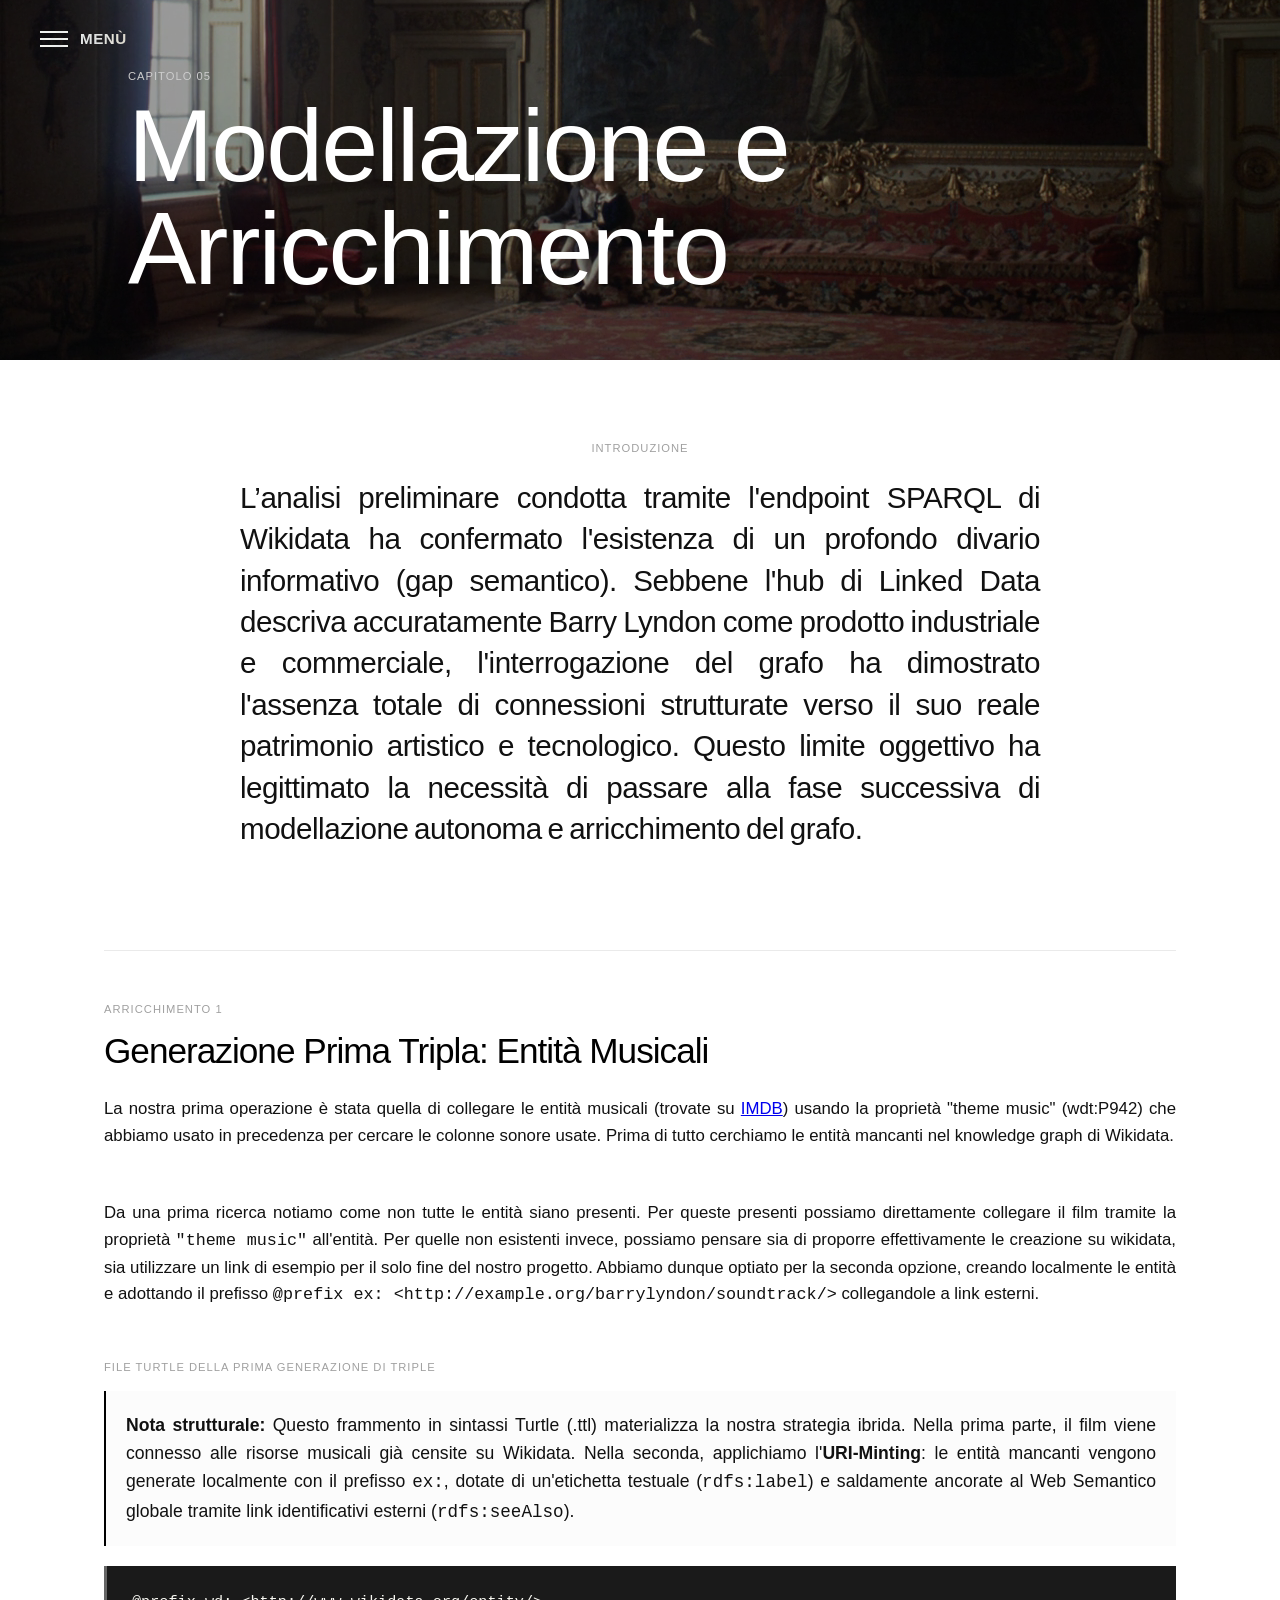
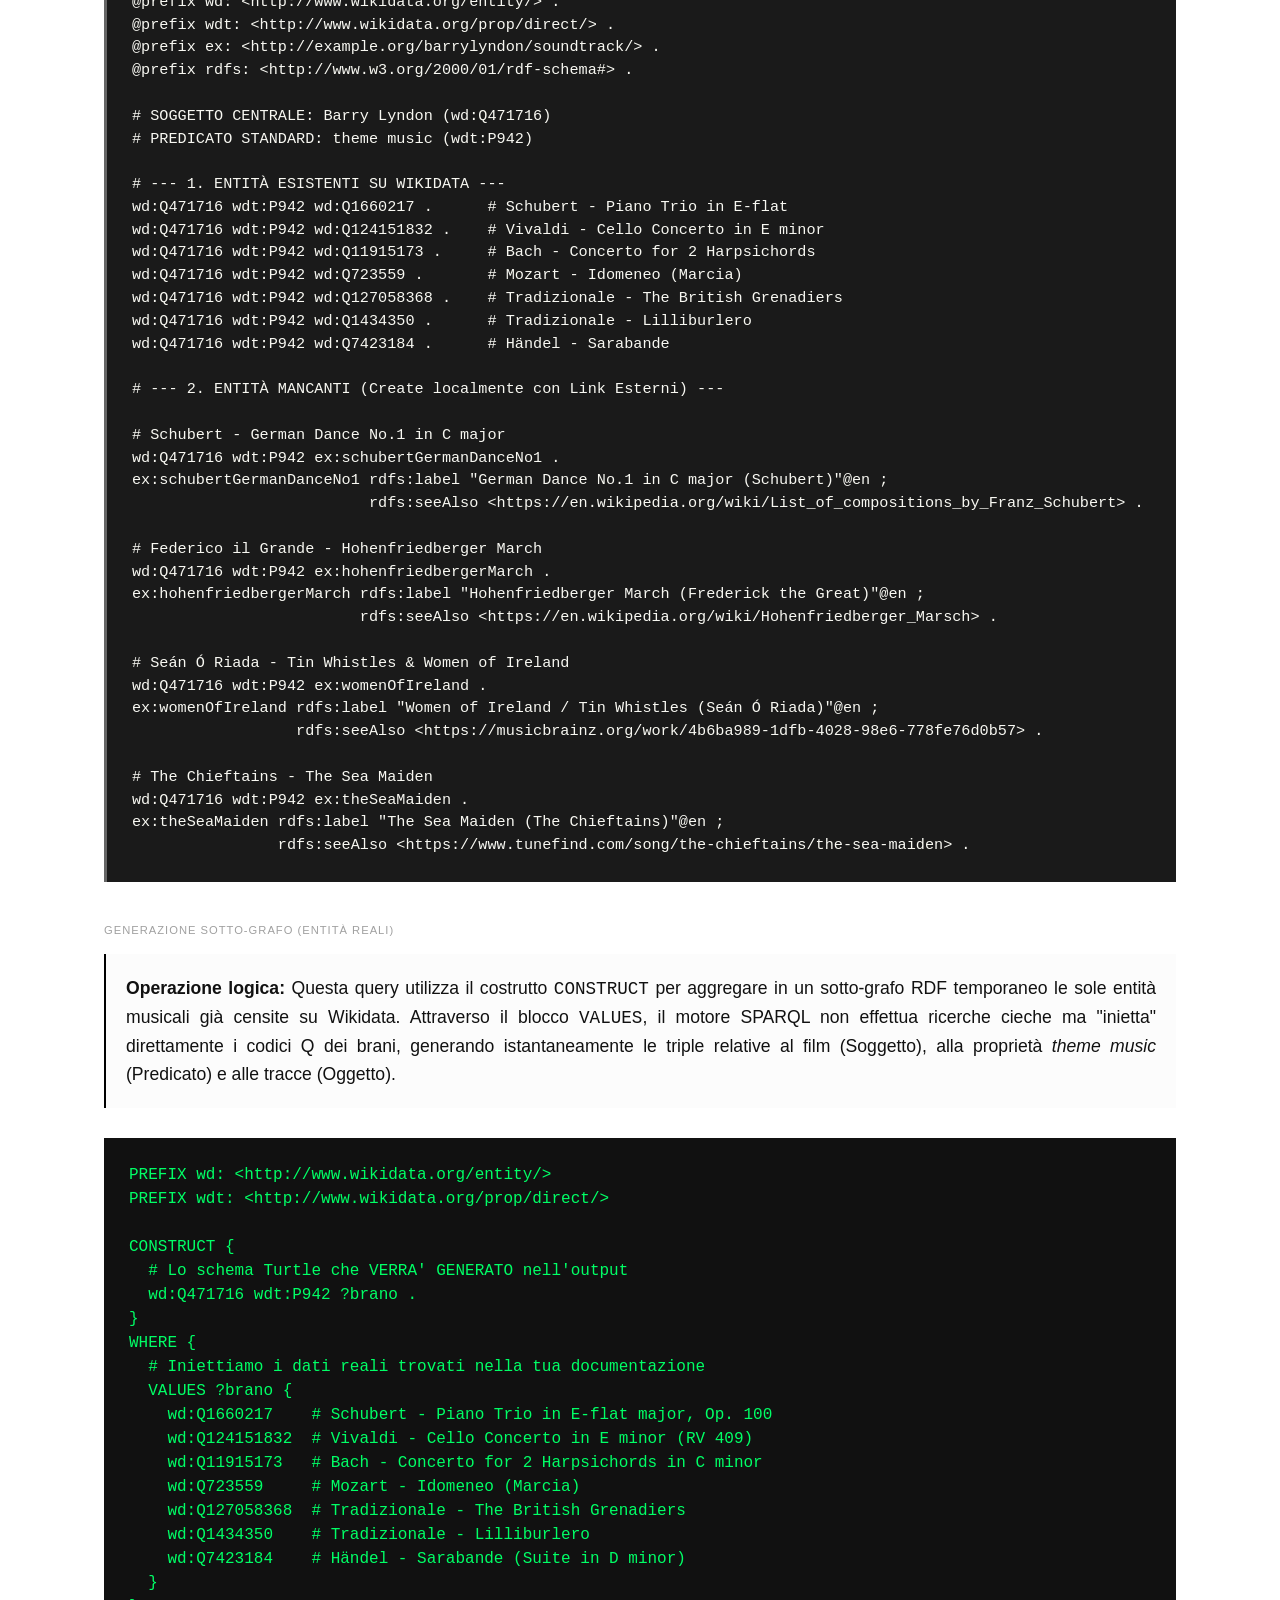
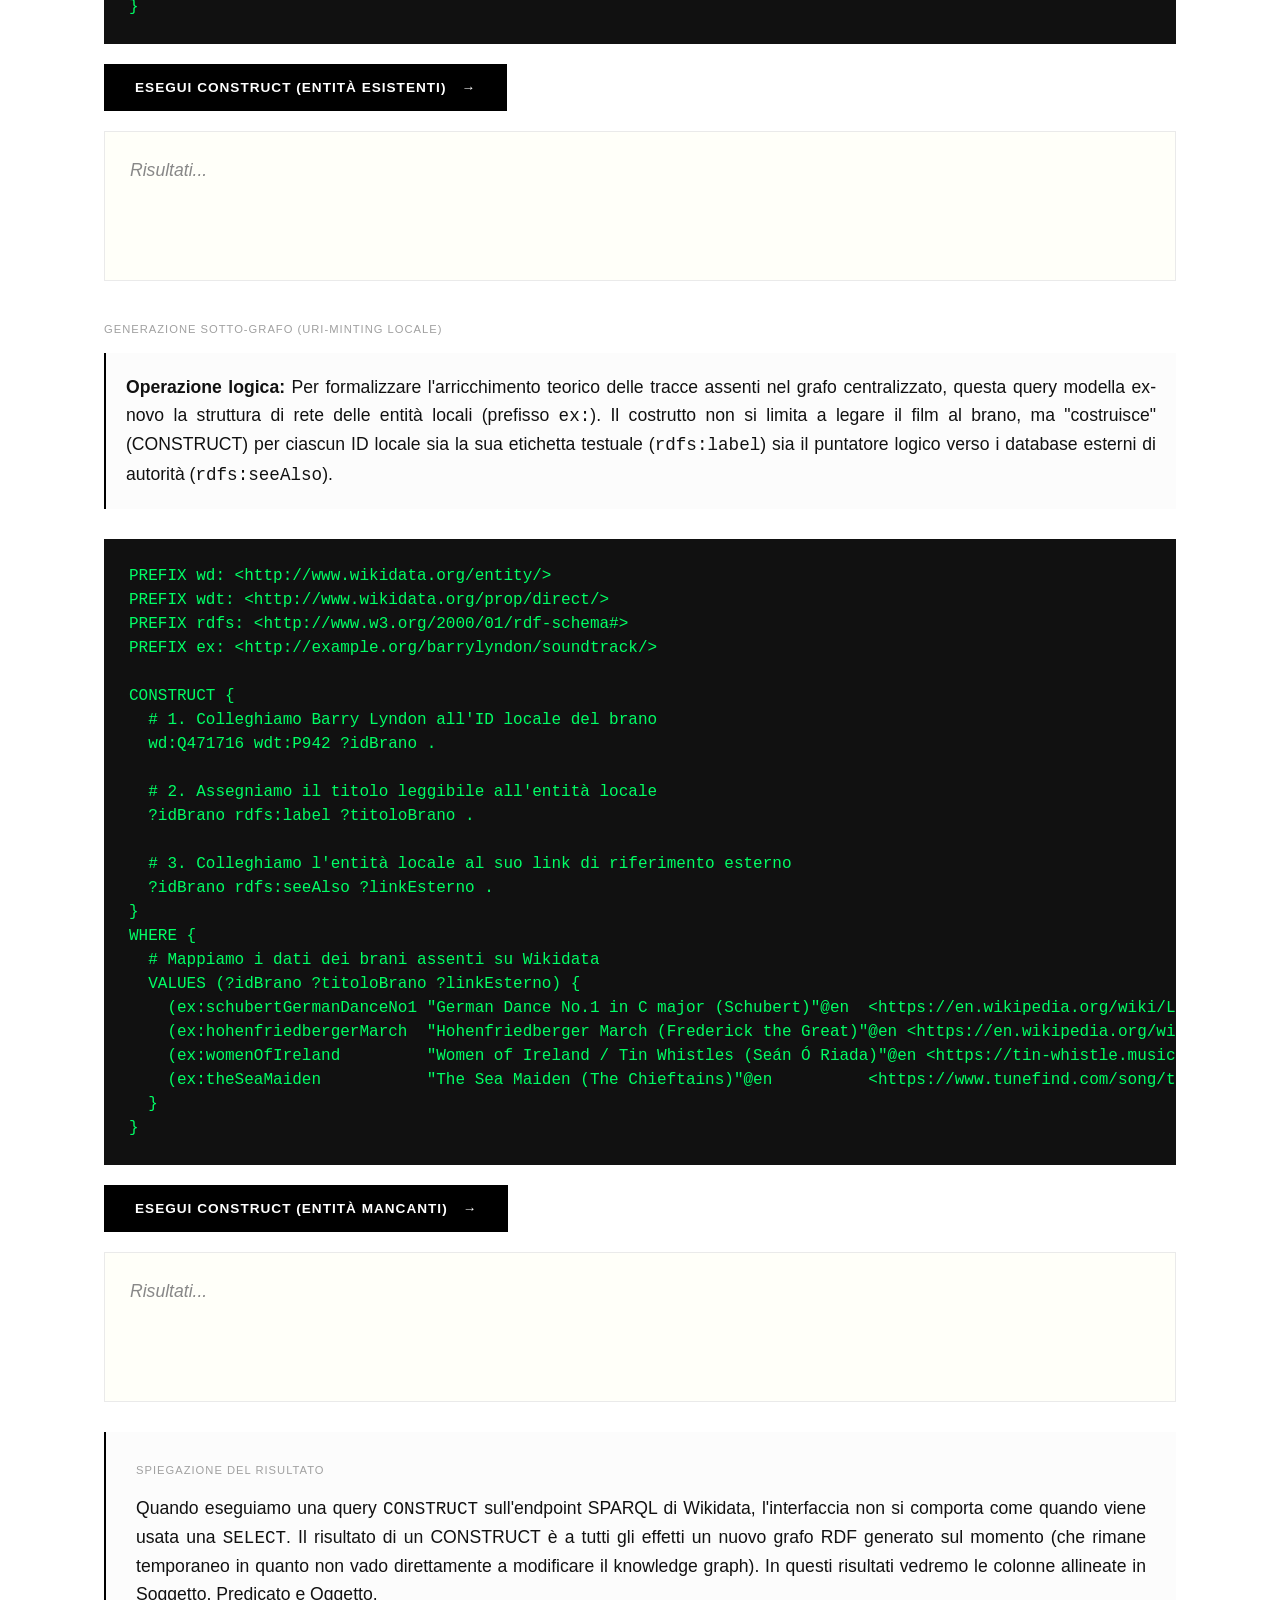
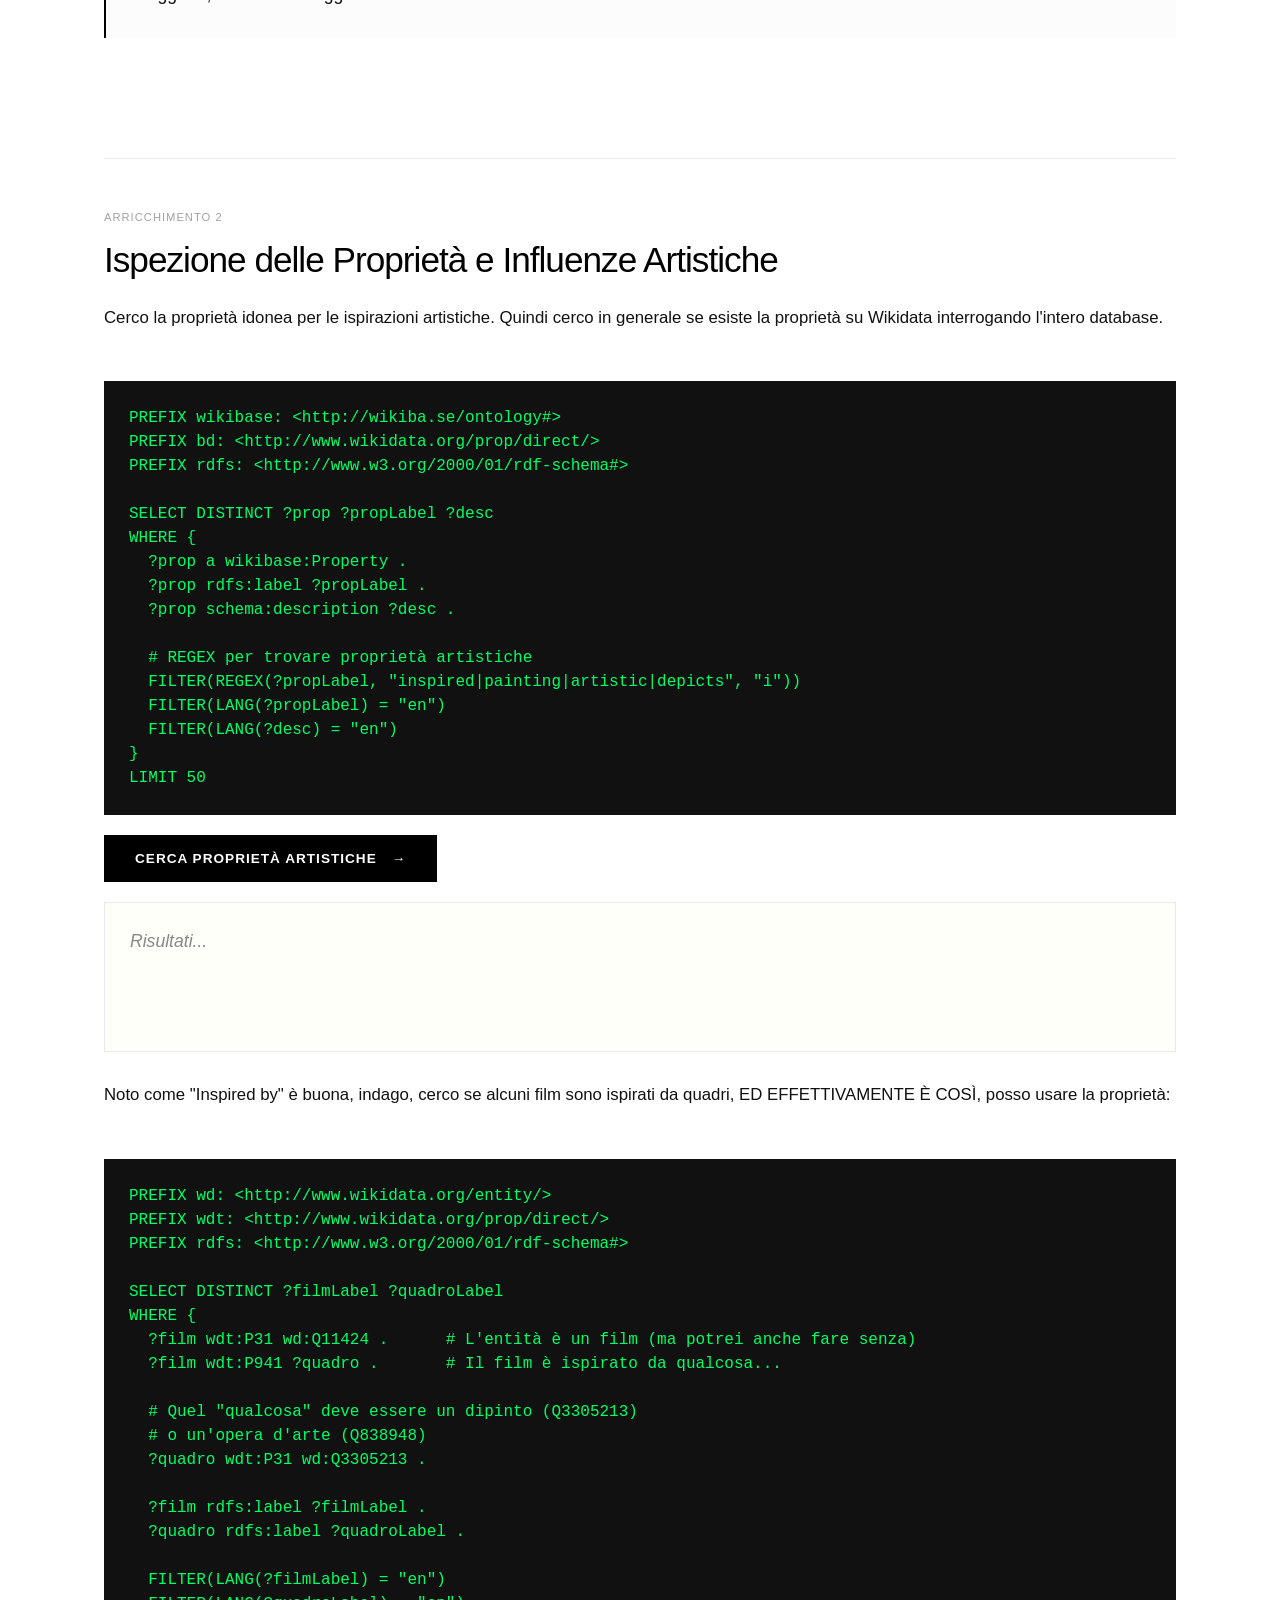
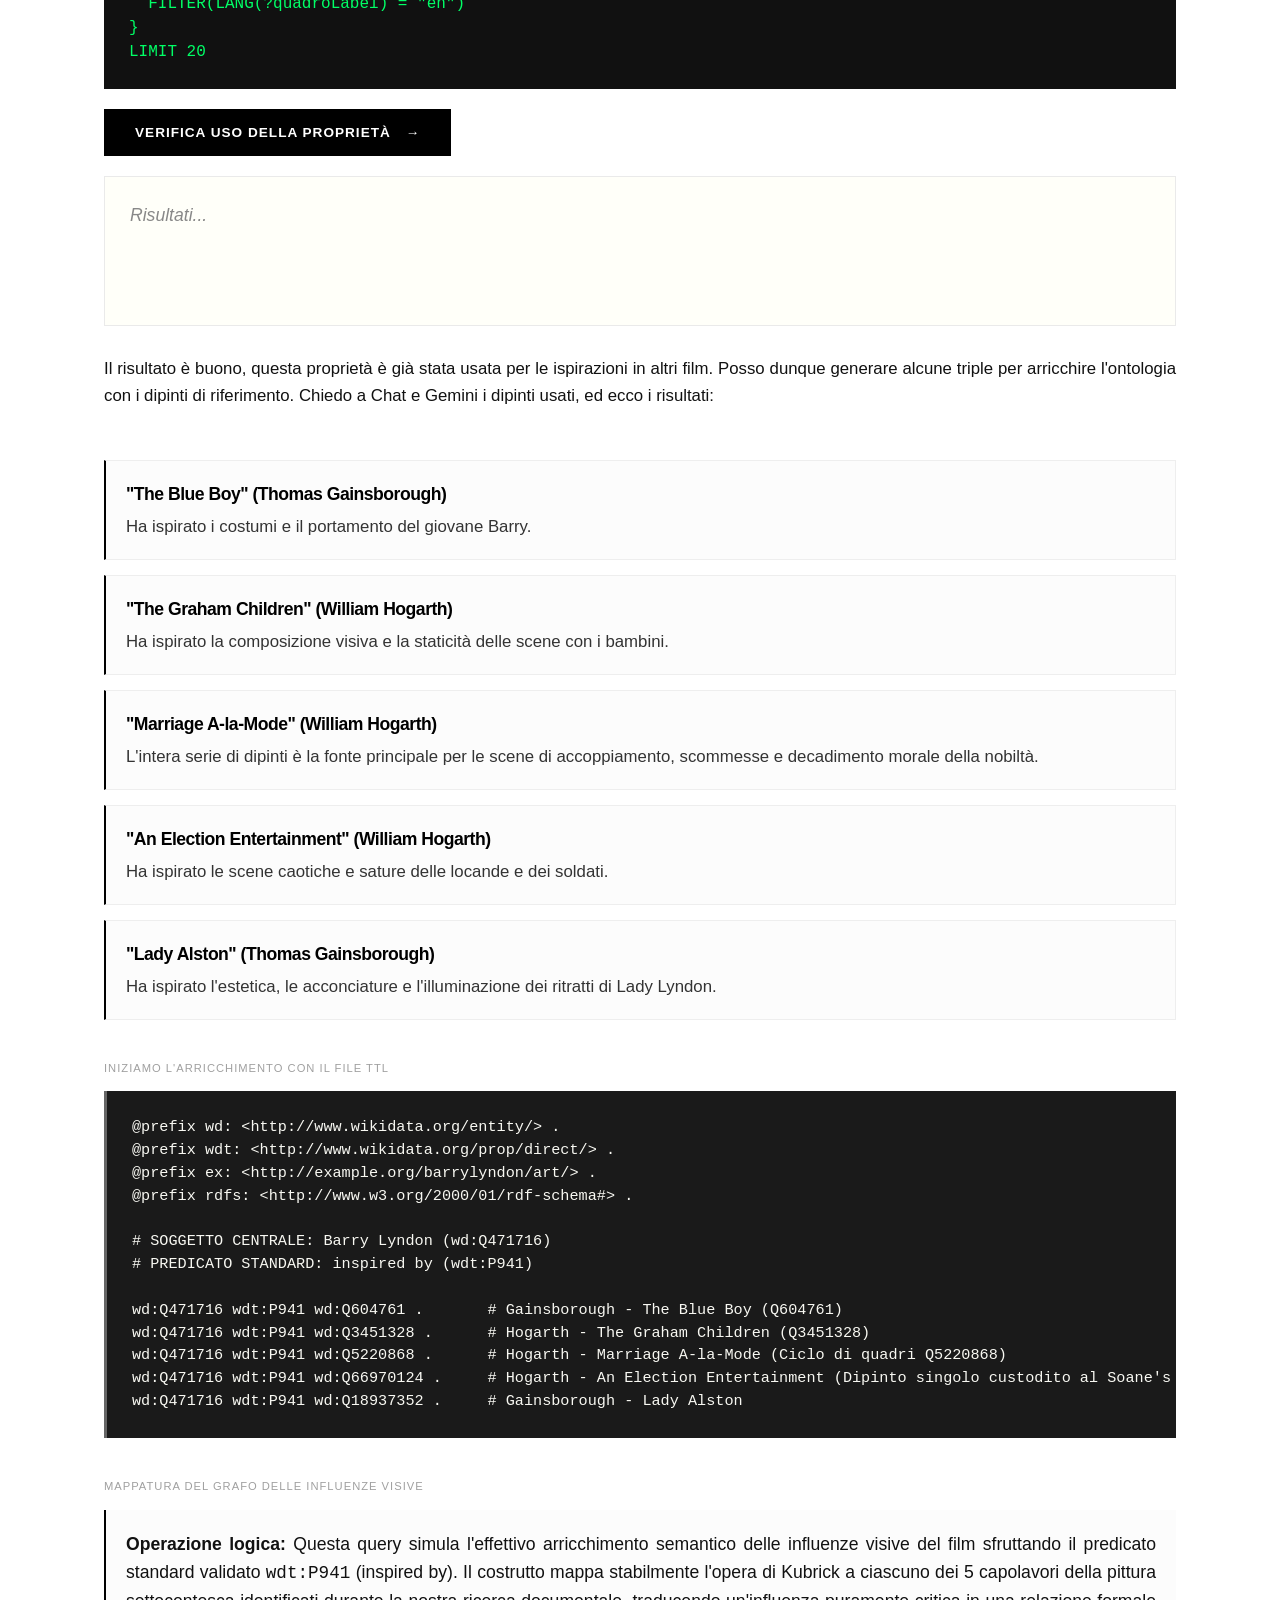
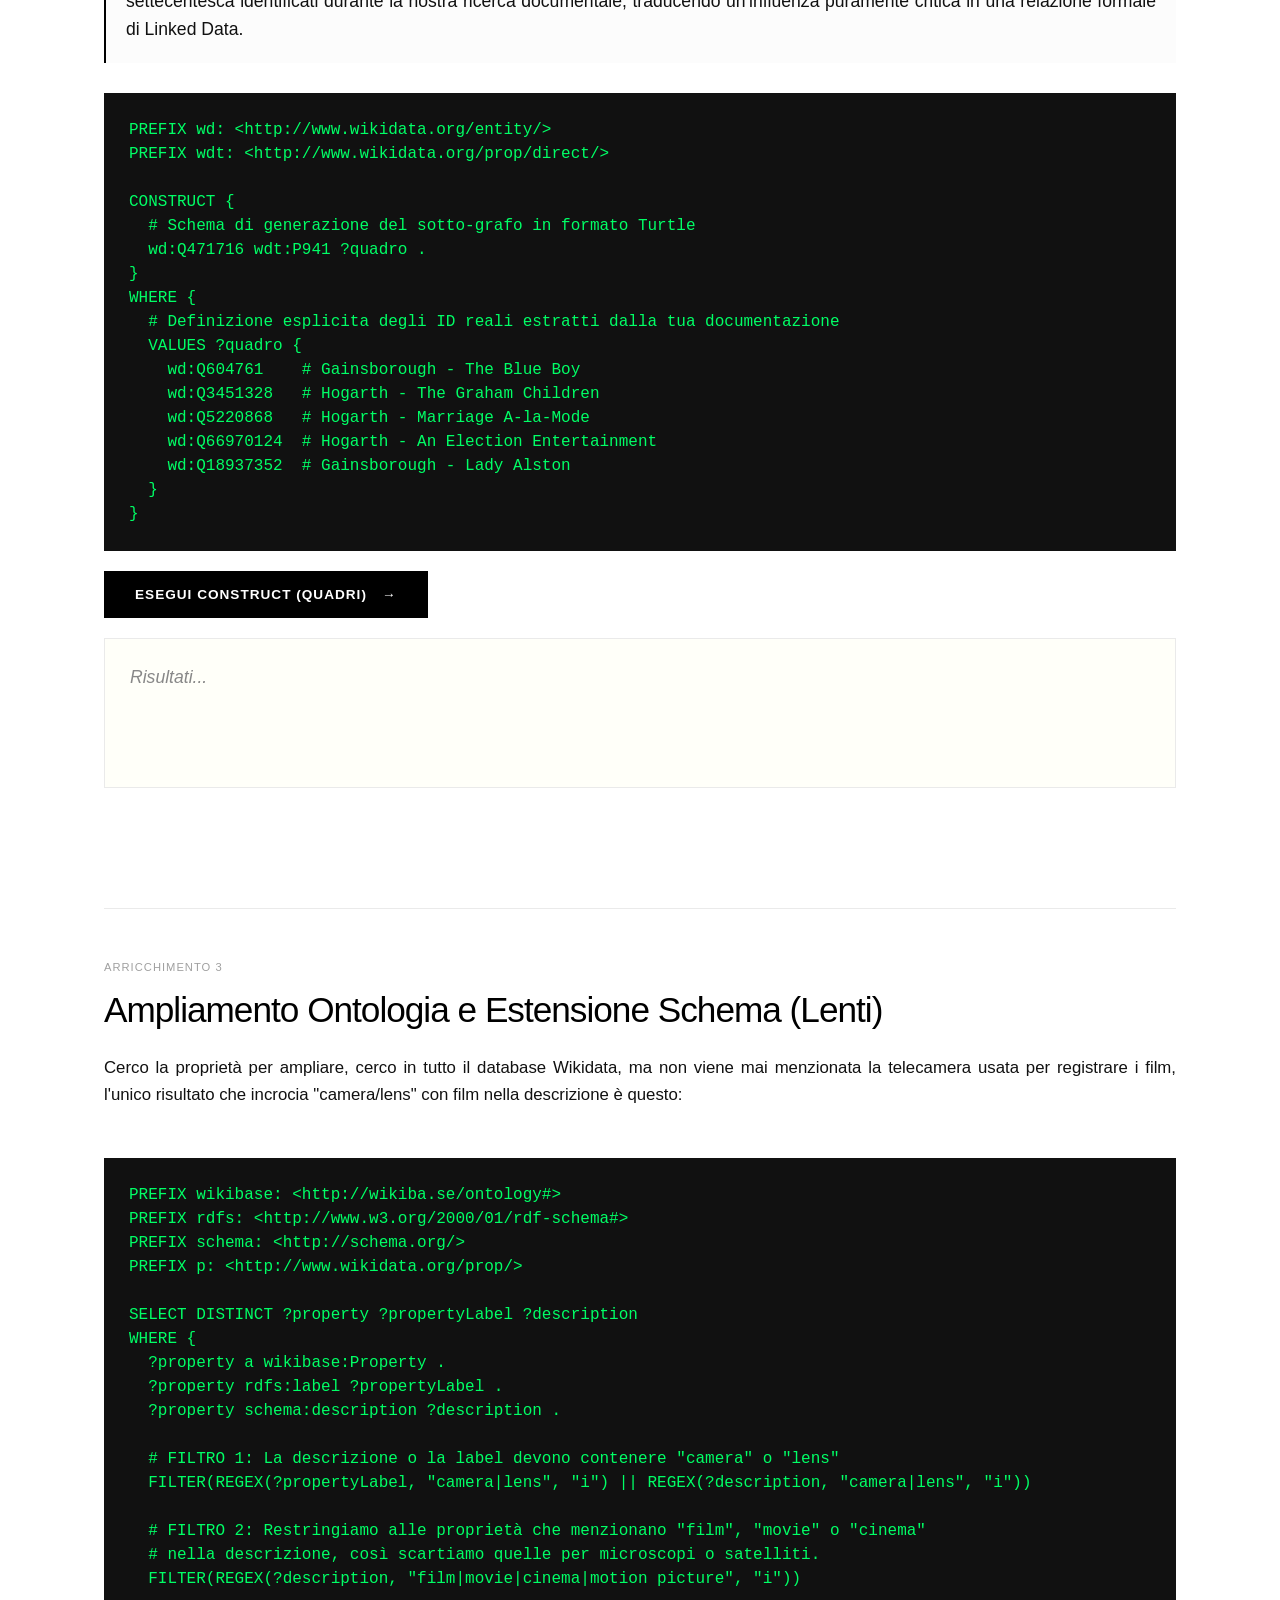
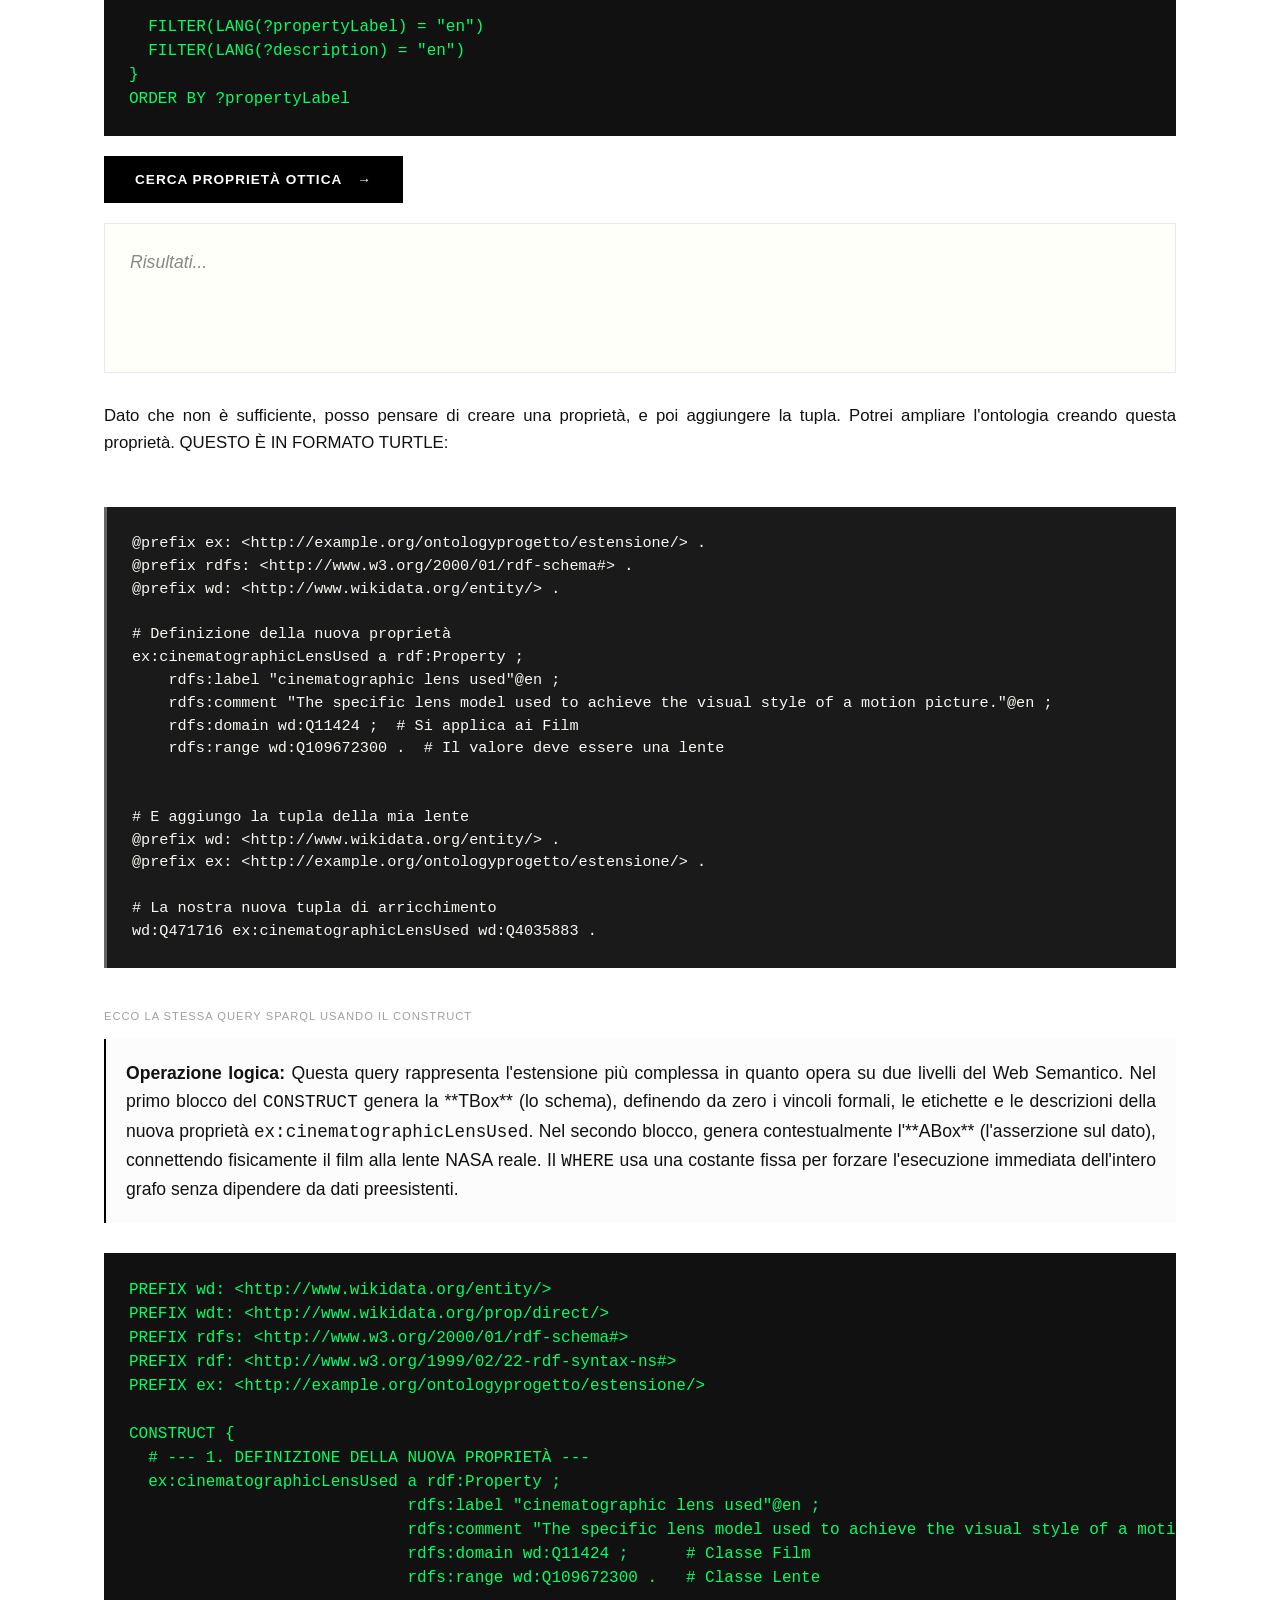
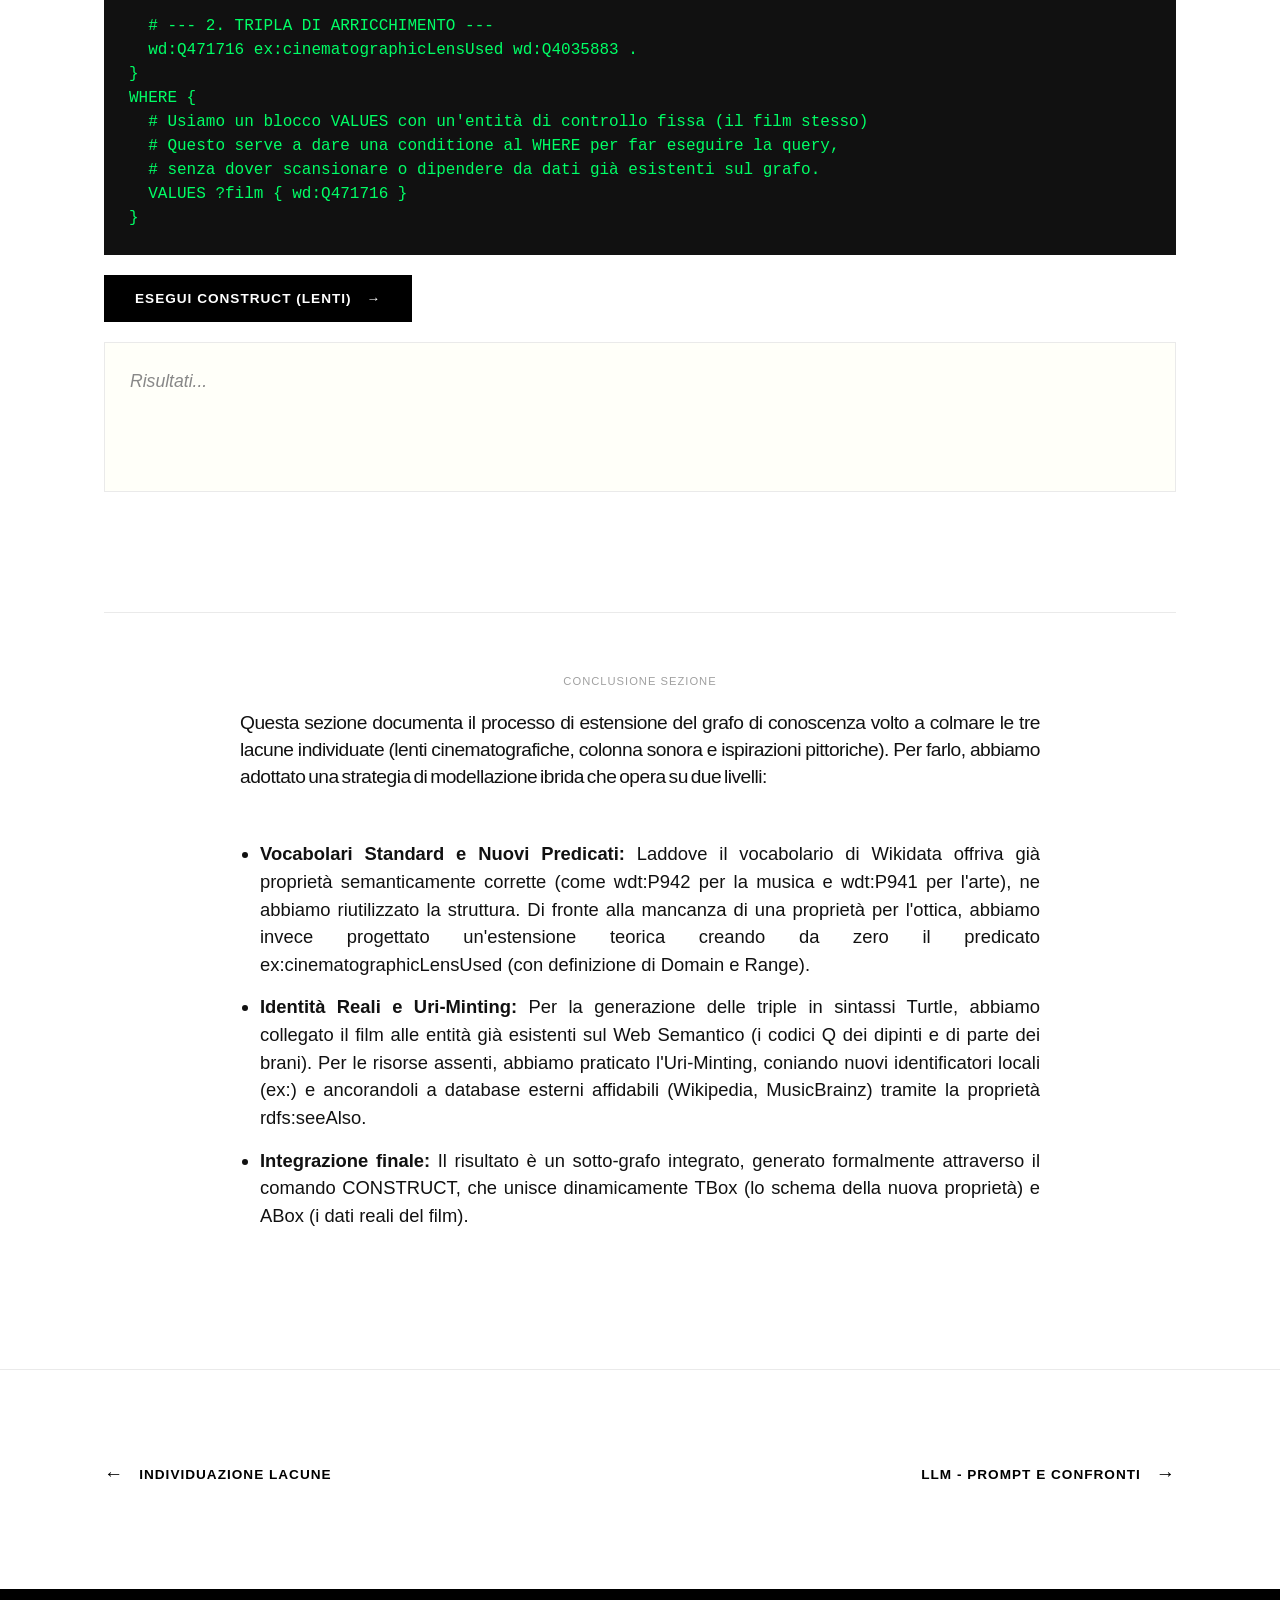
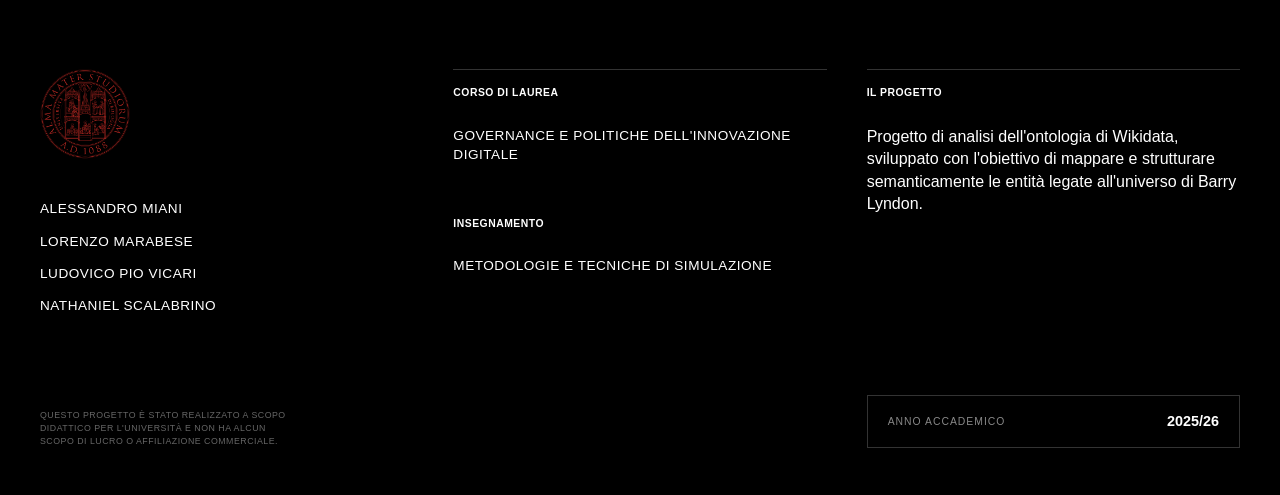
<file: migliorie.html>
<!DOCTYPE html>
<html lang="it">
<head>
    <meta charset="UTF-8">
    <meta name="viewport" content="width=device-width, initial-scale=1.0">
    <title>Modellazione e Arricchimento - Barry Lyndon</title>
    <link rel="stylesheet" href="style.css">
</head>
<body>

    <header class="site-header">
        <button id="menu-toggle" class="menu-btn" aria-label="Apri Menu">
            <div class="hamburger">
                <span></span><span></span><span></span>
            </div>
            <span class="menu-text">MENÙ</span>
        </button>
    </header>

    <div id="side-menu" class="side-nav">
        <nav>
            <ul>
                <li><a href="index.html">Home</a></li>
                <li><a href="il-progetto.html">Il Progetto</a></li>
                <li><a href="metodologia.html">Metodologia</a></li>
                <li><a href="estrazione.html">Estrazione dati con SPARQL</a></li>
                <li><a href="lacune.html">Individuazione Lacune</a></li>
                <li><a href="migliorie.html">Migliorie Proposte</a></li>
                <li><a href="llm.html">LLM - Prompt e Confronti</a></li>
                <li><a href="conclusioni.html">Sfide Affrontate</a></li>
            </ul>
        </nav>
    </div>
    <div id="menu-overlay" class="overlay"></div>

    <main class="editorial-page">
        
        <div class="title-banner fade-on-scroll">
            <img src="img/sfondo5.png" class="banner-img" alt="Arricchimento del Grafo Semantico">
            <div class="banner-overlay">
                <span class="label banner-label">CAPITOLO 05</span>
                <h1 class="banner-title">Modellazione e Arricchimento</h1>
            </div>
        </div>

        <div class="notes-wrapper">
            
            <div class="notes-text-center fade-on-scroll">
                <span class="label" style="text-align: center; display: block; margin-bottom: 20px;">INTRODUZIONE</span>
                <p class="synopsis-text lead-text justified-intro">
                    L’analisi preliminare condotta tramite l'endpoint SPARQL di Wikidata ha confermato l'esistenza di un profondo divario informativo (gap semantico). Sebbene l'hub di Linked Data descriva accuratamente Barry Lyndon come prodotto industriale e commerciale, l'interrogazione del grafo ha dimostrato l'assenza totale di connessioni strutturate verso il suo reale patrimonio artistico e tecnologico. Questo limite oggettivo ha legittimato la necessità di passare alla fase successiva di modellazione autonoma e arricchimento del grafo.
                </p>
            </div>

            <hr class="divider">

            <div class="notes-grid fade-on-scroll">
                <div class="notes-text" style="width: 100%;">
                    <span class="label">ARRICCHIMENTO 1</span>
                    <h2 class="notes-heading">Generazione Prima Tripla: Entità Musicali</h2>
                    <p class="synopsis-text">
                        La nostra prima operazione è stata quella di collegare le entità musicali (trovate su <a href="https://www.imdb.com/it/title/tt0072684/soundtrack/">IMDB</a>) usando la proprietà "theme music" (wdt:P942) che abbiamo usato in precedenza per cercare le colonne sonore usate. Prima di tutto cerchiamo le entità mancanti nel knowledge graph di Wikidata.
                    </p>
                    
                    <p class="synopsis-text">
                        Da una prima ricerca notiamo come non tutte le entità siano presenti. Per queste presenti possiamo direttamente collegare il film tramite la proprietà <code>"theme music"</code> all'entità. Per quelle non esistenti invece, possiamo pensare sia di proporre effettivamente le creazione su wikidata, sia utilizzare un link di esempio per il solo fine del nostro progetto. Abbiamo dunque optiato per la seconda opzione, creando localmente le entità e adottando il prefisso <code>@prefix ex: &lt;http://example.org/barrylyndon/soundtrack/&gt;</code> collegandole a link esterni.
                    </p>

                    <span class="label" style="margin-top: 30px;">FILE TURTLE DELLA PRIMA GENERAZIONE DI TRIPLE</span>
                    <div style="background-color: #fcfcfc; border-left: 2px solid #000; padding: 20px; margin-top: 15px; margin-bottom: 20px;">
                        <p class="synopsis-text" style="font-size: 1.1rem; margin-bottom: 0;">
                            <strong>Nota strutturale:</strong> Questo frammento in sintassi Turtle (.ttl) materializza la nostra strategia ibrida. Nella prima parte, il film viene connesso alle risorse musicali già censite su Wikidata. Nella seconda, applichiamo l'<strong>URI-Minting</strong>: le entità mancanti vengono generate localmente con il prefisso <code>ex:</code>, dotate di un'etichetta testuale (<code>rdfs:label</code>) e saldamente ancorate al Web Semantico globale tramite link identificativi esterni (<code>rdfs:seeAlso</code>).
                        </p>
                    </div>
                    <div class="turtle-code-box">
<pre><code>@prefix wd: &lt;http://www.wikidata.org/entity/&gt; .
@prefix wdt: &lt;http://www.wikidata.org/prop/direct/&gt; .
@prefix ex: &lt;http://example.org/barrylyndon/soundtrack/&gt; .
@prefix rdfs: &lt;http://www.w3.org/2000/01/rdf-schema#&gt; .

# SOGGETTO CENTRALE: Barry Lyndon (wd:Q471716)
# PREDICATO STANDARD: theme music (wdt:P942)

# --- 1. ENTITÀ ESISTENTI SU WIKIDATA ---
wd:Q471716 wdt:P942 wd:Q1660217 .      # Schubert - Piano Trio in E-flat
wd:Q471716 wdt:P942 wd:Q124151832 .    # Vivaldi - Cello Concerto in E minor
wd:Q471716 wdt:P942 wd:Q11915173 .     # Bach - Concerto for 2 Harpsichords
wd:Q471716 wdt:P942 wd:Q723559 .       # Mozart - Idomeneo (Marcia)
wd:Q471716 wdt:P942 wd:Q127058368 .    # Tradizionale - The British Grenadiers
wd:Q471716 wdt:P942 wd:Q1434350 .      # Tradizionale - Lilliburlero
wd:Q471716 wdt:P942 wd:Q7423184 .      # Händel - Sarabande

# --- 2. ENTITÀ MANCANTI (Create localmente con Link Esterni) ---

# Schubert - German Dance No.1 in C major
wd:Q471716 wdt:P942 ex:schubertGermanDanceNo1 .
ex:schubertGermanDanceNo1 rdfs:label "German Dance No.1 in C major (Schubert)"@en ;
                          rdfs:seeAlso &lt;https://en.wikipedia.org/wiki/List_of_compositions_by_Franz_Schubert&gt; .

# Federico il Grande - Hohenfriedberger March
wd:Q471716 wdt:P942 ex:hohenfriedbergerMarch .
ex:hohenfriedbergerMarch rdfs:label "Hohenfriedberger March (Frederick the Great)"@en ;
                         rdfs:seeAlso &lt;https://en.wikipedia.org/wiki/Hohenfriedberger_Marsch&gt; .

# Seán Ó Riada - Tin Whistles & Women of Ireland
wd:Q471716 wdt:P942 ex:womenOfIreland .
ex:womenOfIreland rdfs:label "Women of Ireland / Tin Whistles (Seán Ó Riada)"@en ;
                  rdfs:seeAlso &lt;https://musicbrainz.org/work/4b6ba989-1dfb-4028-98e6-778fe76d0b57&gt; .

# The Chieftains - The Sea Maiden
wd:Q471716 wdt:P942 ex:theSeaMaiden .
ex:theSeaMaiden rdfs:label "The Sea Maiden (The Chieftains)"@en ;
                rdfs:seeAlso &lt;https://www.tunefind.com/song/the-chieftains/the-sea-maiden&gt; .</code></pre>
                    </div>
                
                    <span class="label" style="margin-top: 40px;">GENERAZIONE SOTTO-GRAFO (ENTITÀ REALI)</span>
                    
                    <div style="background-color: #fcfcfc; border-left: 2px solid #000; padding: 20px; margin-top: 15px; margin-bottom: 20px;">
                        <p class="synopsis-text" style="font-size: 1.1rem; margin-bottom: 0;">
                            <strong>Operazione logica:</strong> Questa query utilizza il costrutto <code>CONSTRUCT</code> per aggregare in un sotto-grafo RDF temporaneo le sole entità musicali già censite su Wikidata. Attraverso il blocco <code>VALUES</code>, il motore SPARQL non effettua ricerche cieche ma "inietta" direttamente i codici Q dei brani, generando istantaneamente le triple relative al film (Soggetto), alla proprietà <em>theme music</em> (Predicato) e alle tracce (Oggetto).
                        </p>
                    </div>

                    <div class="sparql-container">
                        <div class="query-code-box">
<pre><code>PREFIX wd: &lt;http://www.wikidata.org/entity/&gt;
PREFIX wdt: &lt;http://www.wikidata.org/prop/direct/&gt;

CONSTRUCT {
  # Lo schema Turtle che VERRA' GENERATO nell'output
  wd:Q471716 wdt:P942 ?brano .
}
WHERE {
  # Iniettiamo i dati reali trovati nella tua documentazione
  VALUES ?brano {
    wd:Q1660217    # Schubert - Piano Trio in E-flat major, Op. 100
    wd:Q124151832  # Vivaldi - Cello Concerto in E minor (RV 409)
    wd:Q11915173   # Bach - Concerto for 2 Harpsichords in C minor
    wd:Q723559     # Mozart - Idomeneo (Marcia)
    wd:Q127058368  # Tradizionale - The British Grenadiers
    wd:Q1434350    # Tradizionale - Lilliburlero
    wd:Q7423184    # Händel - Sarabande (Suite in D minor)
  }
}</code></pre>
                        </div>
                        <button class="sparql-btn" data-query-id="miglioria1a">ESEGUI CONSTRUCT (ENTITÀ ESISTENTI) <span class="btn-arrow">&#8594;</span></button>
                        <div id="results-miglioria1a" class="results-box"><p class="results-placeholder">Risultati...</p></div>
                    </div>


                    <span class="label" style="margin-top: 40px;">GENERAZIONE SOTTO-GRAFO (URI-MINTING LOCALE)</span>
                    
                    <div style="background-color: #fcfcfc; border-left: 2px solid #000; padding: 20px; margin-top: 15px; margin-bottom: 20px;">
                        <p class="synopsis-text" style="font-size: 1.1rem; margin-bottom: 0;">
                            <strong>Operazione logica:</strong> Per formalizzare l'arricchimento teorico delle tracce assenti nel grafo centralizzato, questa query modella ex-novo la struttura di rete delle entità locali (prefisso <code>ex:</code>). Il costrutto non si limita a legare il film al brano, ma "costruisce" (CONSTRUCT) per ciascun ID locale sia la sua etichetta testuale (<code>rdfs:label</code>) sia il puntatore logico verso i database esterni di autorità (<code>rdfs:seeAlso</code>).
                        </p>
                    </div>

                    <div class="sparql-container">
                        <div class="query-code-box">
<pre><code>PREFIX wd: &lt;http://www.wikidata.org/entity/&gt;
PREFIX wdt: &lt;http://www.wikidata.org/prop/direct/&gt;
PREFIX rdfs: &lt;http://www.w3.org/2000/01/rdf-schema#&gt;
PREFIX ex: &lt;http://example.org/barrylyndon/soundtrack/&gt;

CONSTRUCT {
  # 1. Colleghiamo Barry Lyndon all'ID locale del brano
  wd:Q471716 wdt:P942 ?idBrano .
  
  # 2. Assegniamo il titolo leggibile all'entità locale
  ?idBrano rdfs:label ?titoloBrano .
  
  # 3. Colleghiamo l'entità locale al suo link di riferimento esterno
  ?idBrano rdfs:seeAlso ?linkEsterno .
}
WHERE {
  # Mappiamo i dati dei brani assenti su Wikidata
  VALUES (?idBrano ?titoloBrano ?linkEsterno) {
    (ex:schubertGermanDanceNo1 "German Dance No.1 in C major (Schubert)"@en  &lt;https://en.wikipedia.org/wiki/List_of_compositions_by_Franz_Schubert&gt;)
    (ex:hohenfriedbergerMarch  "Hohenfriedberger March (Frederick the Great)"@en &lt;https://en.wikipedia.org/wiki/Hohenfriedberger_Marsch&gt;)
    (ex:womenOfIreland         "Women of Ireland / Tin Whistles (Seán Ó Riada)"@en &lt;https://tin-whistle.music-tabs.com/music-sheet/women_of_ireland_sean_o_riada&gt;)
    (ex:theSeaMaiden           "The Sea Maiden (The Chieftains)"@en          &lt;https://www.tunefind.com/song/the-chieftains/the-sea-maiden&gt;)
  }
}</code></pre>
                        </div>
                        <button class="sparql-btn" data-query-id="miglioria1b">ESEGUI CONSTRUCT (ENTITÀ MANCANTI) <span class="btn-arrow">&#8594;</span></button>
                        <div id="results-miglioria1b" class="results-box"><p class="results-placeholder">Risultati...</p></div>
                    </div>

                    <div class="analysis-box">
                        <span class="label">SPIEGAZIONE DEL RISULTATO</span>
                        <p class="synopsis-text">
                            Quando eseguiamo una query <code>CONSTRUCT</code> sull'endpoint SPARQL di Wikidata, l'interfaccia non si comporta come quando viene usata una <code>SELECT</code>. Il risultato di un CONSTRUCT è a tutti gli effetti un nuovo grafo RDF generato sul momento (che rimane temporaneo in quanto non vado direttamente a modificare il knowledge graph). In questi risultati vedremo le colonne allineate in Soggetto, Predicato e Oggetto.
                        </p>
                    </div>
                </div>
            </div>

            <hr class="divider">

            <div class="notes-grid inverted fade-on-scroll">
                <div class="notes-text" style="width: 100%;">
                    <span class="label">ARRICCHIMENTO 2</span>
                    <h2 class="notes-heading">Ispezione delle Proprietà e Influenze Artistiche</h2>
                    <p class="synopsis-text">
                        Cerco la proprietà idonea per le ispirazioni artistiche. Quindi cerco in generale se esiste la proprietà su Wikidata interrogando l'intero database.
                    </p>
                    
                    <div class="sparql-container">
                        <div class="query-code-box">
<pre><code>PREFIX wikibase: &lt;http://wikiba.se/ontology#&gt;
PREFIX bd: &lt;http://www.wikidata.org/prop/direct/&gt;
PREFIX rdfs: &lt;http://www.w3.org/2000/01/rdf-schema#&gt;

SELECT DISTINCT ?prop ?propLabel ?desc
WHERE {
  ?prop a wikibase:Property .
  ?prop rdfs:label ?propLabel .
  ?prop schema:description ?desc .
  
  # REGEX per trovare proprietà artistiche
  FILTER(REGEX(?propLabel, "inspired|painting|artistic|depicts", "i"))
  FILTER(LANG(?propLabel) = "en")
  FILTER(LANG(?desc) = "en")
}
LIMIT 50</code></pre>
                        </div>
                        <button class="sparql-btn" data-query-id="miglioria2a">CERCA PROPRIETÀ ARTISTICHE <span class="btn-arrow">&#8594;</span></button>
                        <div id="results-miglioria2a" class="results-box"><p class="results-placeholder">Risultati...</p></div>
                    </div>

                    <p class="synopsis-text" style="margin-top: 30px;">
                        Noto come "Inspired by" è buona, indago, cerco se alcuni film sono ispirati da quadri, ED EFFETTIVAMENTE È COSÌ, posso usare la proprietà:
                    </p>

                    <div class="sparql-container">
                        <div class="query-code-box">
<pre><code>PREFIX wd: &lt;http://www.wikidata.org/entity/&gt;
PREFIX wdt: &lt;http://www.wikidata.org/prop/direct/&gt;
PREFIX rdfs: &lt;http://www.w3.org/2000/01/rdf-schema#&gt;

SELECT DISTINCT ?filmLabel ?quadroLabel
WHERE {
  ?film wdt:P31 wd:Q11424 .      # L'entità è un film (ma potrei anche fare senza)
  ?film wdt:P941 ?quadro .       # Il film è ispirato da qualcosa...
  
  # Quel "qualcosa" deve essere un dipinto (Q3305213) 
  # o un'opera d'arte (Q838948)
  ?quadro wdt:P31 wd:Q3305213 . 
  
  ?film rdfs:label ?filmLabel .
  ?quadro rdfs:label ?quadroLabel .
  
  FILTER(LANG(?filmLabel) = "en")
  FILTER(LANG(?quadroLabel) = "en")
}
LIMIT 20</code></pre>
                        </div>
                        <button class="sparql-btn" data-query-id="miglioria2b">VERIFICA USO DELLA PROPRIETÀ <span class="btn-arrow">&#8594;</span></button>
                        <div id="results-miglioria2b" class="results-box"><p class="results-placeholder">Risultati...</p></div>
                    </div>

                    <p class="synopsis-text" style="margin-top: 30px;">
                        Il risultato è buono, questa proprietà è già stata usata per le ispirazioni in altri film. Posso dunque generare alcune triple per arricchire l'ontologia con i dipinti di riferimento. Chiedo a Chat e Gemini i dipinti usati, ed ecco i risultati:
                    </p>

                    <div class="art-cards-container">
                        <div class="art-card">
                            <strong>"The Blue Boy" (Thomas Gainsborough)</strong>
                            <p>Ha ispirato i costumi e il portamento del giovane Barry.</p>
                        </div>
                        <div class="art-card">
                            <strong>"The Graham Children" (William Hogarth)</strong>
                            <p>Ha ispirato la composizione visiva e la staticità delle scene con i bambini.</p>
                        </div>
                        <div class="art-card">
                            <strong>"Marriage A-la-Mode" (William Hogarth)</strong>
                            <p>L'intera serie di dipinti è la fonte principale per le scene di accoppiamento, scommesse e decadimento morale della nobiltà.</p>
                        </div>
                        <div class="art-card">
                            <strong>"An Election Entertainment" (William Hogarth)</strong>
                            <p>Ha ispirato le scene caotiche e sature delle locande e dei soldati.</p>
                        </div>
                        <div class="art-card">
                            <strong>"Lady Alston" (Thomas Gainsborough)</strong>
                            <p>Ha ispirato l'estetica, le acconciature e l'illuminazione dei ritratti di Lady Lyndon.</p>
                        </div>
                    </div>

                    <span class="label" style="margin-top: 30px;">INIZIAMO L'ARRICCHIMENTO CON IL FILE TTL</span>
                    <div class="turtle-code-box">
<pre><code>@prefix wd: &lt;http://www.wikidata.org/entity/&gt; .
@prefix wdt: &lt;http://www.wikidata.org/prop/direct/&gt; .
@prefix ex: &lt;http://example.org/barrylyndon/art/&gt; .
@prefix rdfs: &lt;http://www.w3.org/2000/01/rdf-schema#&gt; .

# SOGGETTO CENTRALE: Barry Lyndon (wd:Q471716)
# PREDICATO STANDARD: inspired by (wdt:P941)

wd:Q471716 wdt:P941 wd:Q604761 .       # Gainsborough - The Blue Boy (Q604761)
wd:Q471716 wdt:P941 wd:Q3451328 .      # Hogarth - The Graham Children (Q3451328)
wd:Q471716 wdt:P941 wd:Q5220868 .      # Hogarth - Marriage A-la-Mode (Ciclo di quadri Q5220868)
wd:Q471716 wdt:P941 wd:Q66970124 .     # Hogarth - An Election Entertainment (Dipinto singolo custodito al Soane's Museum)
wd:Q471716 wdt:P941 wd:Q18937352 .     # Gainsborough - Lady Alston</code></pre>
                    </div>

                    <span class="label" style="margin-top: 40px;">MAPPATURA DEL GRAFO DELLE INFLUENZE VISIVE</span>
                    
                    <div style="background-color: #fcfcfc; border-left: 2px solid #000; padding: 20px; margin-top: 15px; margin-bottom: 20px;">
                        <p class="synopsis-text" style="font-size: 1.1rem; margin-bottom: 0;">
                            <strong>Operazione logica:</strong> Questa query simula l'effettivo arricchimento semantico delle influenze visive del film sfruttando il predicato standard validato <code>wdt:P941</code> (inspired by). Il costrutto mappa stabilmente l'opera di Kubrick a ciascuno dei 5 capolavori della pittura settecentesca identificati durante la nostra ricerca documentale, traducendo un'influenza puramente critica in una relazione formale di Linked Data.
                        </p>
                    </div>

                    <div class="sparql-container">
                        <div class="query-code-box">
<pre><code>PREFIX wd: &lt;http://www.wikidata.org/entity/&gt;
PREFIX wdt: &lt;http://www.wikidata.org/prop/direct/&gt;

CONSTRUCT {
  # Schema di generazione del sotto-grafo in formato Turtle
  wd:Q471716 wdt:P941 ?quadro .
}
WHERE {
  # Definizione esplicita degli ID reali estratti dalla tua documentazione
  VALUES ?quadro {
    wd:Q604761    # Gainsborough - The Blue Boy
    wd:Q3451328   # Hogarth - The Graham Children
    wd:Q5220868   # Hogarth - Marriage A-la-Mode
    wd:Q66970124  # Hogarth - An Election Entertainment
    wd:Q18937352  # Gainsborough - Lady Alston
  }
}</code></pre>
                        </div>
                        <button class="sparql-btn" data-query-id="miglioria2c">ESEGUI CONSTRUCT (QUADRI) <span class="btn-arrow">&#8594;</span></button>
                        <div id="results-miglioria2c" class="results-box"><p class="results-placeholder">Risultati...</p></div>
                    </div>
                </div>
            </div>

            <hr class="divider">

            <div class="notes-grid fade-on-scroll">
                <div class="notes-text" style="width: 100%;">
                    <span class="label">ARRICCHIMENTO 3</span>
                    <h2 class="notes-heading">Ampliamento Ontologia e Estensione Schema (Lenti)</h2>
                    <p class="synopsis-text">
                        Cerco la proprietà per ampliare, cerco in tutto il database Wikidata, ma non viene mai menzionata la telecamera usata per registrare i film, l'unico risultato che incrocia "camera/lens" con film nella descrizione è questo:
                    </p>
                    
                    <div class="sparql-container">
                        <div class="query-code-box">
<pre><code>PREFIX wikibase: &lt;http://wikiba.se/ontology#&gt;
PREFIX rdfs: &lt;http://www.w3.org/2000/01/rdf-schema#&gt;
PREFIX schema: &lt;http://schema.org/&gt;
PREFIX p: &lt;http://www.wikidata.org/prop/&gt;

SELECT DISTINCT ?property ?propertyLabel ?description
WHERE {
  ?property a wikibase:Property .
  ?property rdfs:label ?propertyLabel .
  ?property schema:description ?description .
  
  # FILTRO 1: La descrizione o la label devono contenere "camera" o "lens"
  FILTER(REGEX(?propertyLabel, "camera|lens", "i") || REGEX(?description, "camera|lens", "i"))
  
  # FILTRO 2: Restringiamo alle proprietà che menzionano "film", "movie" o "cinema" 
  # nella descrizione, così scartiamo quelle per microscopi o satelliti.
  FILTER(REGEX(?description, "film|movie|cinema|motion picture", "i"))

  FILTER(LANG(?propertyLabel) = "en")
  FILTER(LANG(?description) = "en")
}
ORDER BY ?propertyLabel</code></pre>
                        </div>
                        <button class="sparql-btn" data-query-id="miglioria3a">CERCA PROPRIETÀ OTTICA <span class="btn-arrow">&#8594;</span></button>
                        <div id="results-miglioria3a" class="results-box"><p class="results-placeholder">Risultati...</p></div>
                    </div>

                    <p class="synopsis-text" style="margin-top: 30px;">
                        Dato che non è sufficiente, posso pensare di creare una proprietà, e poi aggiungere la tupla. Potrei ampliare l'ontologia creando questa proprietà. QUESTO È IN FORMATO TURTLE:
                    </p>

                    <div class="turtle-code-box">
<pre><code>@prefix ex: &lt;http://example.org/ontologyprogetto/estensione/&gt; .
@prefix rdfs: &lt;http://www.w3.org/2000/01/rdf-schema#&gt; .
@prefix wd: &lt;http://www.wikidata.org/entity/&gt; .

# Definizione della nuova proprietà
ex:cinematographicLensUsed a rdf:Property ;
    rdfs:label "cinematographic lens used"@en ;
    rdfs:comment "The specific lens model used to achieve the visual style of a motion picture."@en ;
    rdfs:domain wd:Q11424 ;  # Si applica ai Film
    rdfs:range wd:Q109672300 .  # Il valore deve essere una lente


# E aggiungo la tupla della mia lente
@prefix wd: &lt;http://www.wikidata.org/entity/&gt; .
@prefix ex: &lt;http://example.org/ontologyprogetto/estensione/&gt; .

# La nostra nuova tupla di arricchimento
wd:Q471716 ex:cinematographicLensUsed wd:Q4035883 .</code></pre>
                    </div>

                    <span class="label" style="margin-top: 40px;">ECCO LA STESSA QUERY SPARQL USANDO IL CONSTRUCT</span>
                    
                    <div style="background-color: #fcfcfc; border-left: 2px solid #000; padding: 20px; margin-top: 15px; margin-bottom: 20px;">
                        <p class="synopsis-text" style="font-size: 1.1rem; margin-bottom: 0;">
                            <strong>Operazione logica:</strong> Questa query rappresenta l'estensione più complessa in quanto opera su due livelli del Web Semantico. Nel primo blocco del <code>CONSTRUCT</code> genera la **TBox** (lo schema), definendo da zero i vincoli formali, le etichette e le descrizioni della nuova proprietà <code>ex:cinematographicLensUsed</code>. Nel secondo blocco, genera contestualmente l'**ABox** (l'asserzione sul dato), connettendo fisicamente il film alla lente NASA reale. Il <code>WHERE</code> usa una costante fissa per forzare l'esecuzione immediata dell'intero grafo senza dipendere da dati preesistenti.
                        </p>
                    </div>

                    <div class="sparql-container">
                        <div class="query-code-box">
<pre><code>PREFIX wd: &lt;http://www.wikidata.org/entity/&gt;
PREFIX wdt: &lt;http://www.wikidata.org/prop/direct/&gt;
PREFIX rdfs: &lt;http://www.w3.org/2000/01/rdf-schema#&gt;
PREFIX rdf: &lt;http://www.w3.org/1999/02/22-rdf-syntax-ns#&gt;
PREFIX ex: &lt;http://example.org/ontologyprogetto/estensione/&gt;

CONSTRUCT {
  # --- 1. DEFINIZIONE DELLA NUOVA PROPRIETÀ ---
  ex:cinematographicLensUsed a rdf:Property ;
                             rdfs:label "cinematographic lens used"@en ;
                             rdfs:comment "The specific lens model used to achieve the visual style of a motion picture."@en ;
                             rdfs:domain wd:Q11424 ;      # Classe Film
                             rdfs:range wd:Q109672300 .   # Classe Lente

  # --- 2. TRIPLA DI ARRICCHIMENTO ---
  wd:Q471716 ex:cinematographicLensUsed wd:Q4035883 .
}
WHERE {
  # Usiamo un blocco VALUES con un'entità di controllo fissa (il film stesso)
  # Questo serve a dare una conditione al WHERE per far eseguire la query,
  # senza dover scansionare o dipendere da dati già esistenti sul grafo.
  VALUES ?film { wd:Q471716 }
}</code></pre>
                        </div>
                        <button class="sparql-btn" data-query-id="miglioria3b">ESEGUI CONSTRUCT (LENTI) <span class="btn-arrow">&#8594;</span></button>
                        <div id="results-miglioria3b" class="results-box"><p class="results-placeholder">Risultati...</p></div>
                    </div>
                </div>
            </div>

            <hr class="divider" style="margin-top: 80px;">
            <div class="notes-text-center fade-on-scroll" style="margin-top: 60px; margin-bottom: 40px;">
                <span class="label">CONCLUSIONE SEZIONE</span>
                <p class="synopsis-text justified-intro" style="font-size: 1.2rem; margin-top: 20px;">
                    Questa sezione documenta il processo di estensione del grafo di conoscenza volto a colmare le tre lacune individuate (lenti cinematografiche, colonna sonora e ispirazioni pittoriche). Per farlo, abbiamo adottato una strategia di modellazione ibrida che opera su due livelli:
                </p>
                <div class="synopsis-text" style="text-align: justify;">
                    <ul style="padding-left: 20px; font-size: 1.15rem; line-height: 1.6;">
                        <li style="margin-bottom: 15px;"><strong>Vocabolari Standard e Nuovi Predicati:</strong> Laddove il vocabolario di Wikidata offriva già proprietà semanticamente corrette (come wdt:P942 per la musica e wdt:P941 per l'arte), ne abbiamo riutilizzato la struttura. Di fronte alla mancanza di una proprietà per l'ottica, abbiamo invece progettato un'estensione teorica creando da zero il predicato ex:cinematographicLensUsed (con definizione di Domain e Range).</li>
                        <li style="margin-bottom: 15px;"><strong>Identità Reali e Uri-Minting:</strong> Per la generazione delle triple in sintassi Turtle, abbiamo collegato il film alle entità già esistenti sul Web Semantico (i codici Q dei dipinti e di parte dei brani). Per le risorse assenti, abbiamo praticato l'Uri-Minting, coniando nuovi identificatori locali (ex:) e ancorandoli a database esterni affidabili (Wikipedia, MusicBrainz) tramite la proprietà rdfs:seeAlso.</li>
                        <li style="margin-bottom: 0;"><strong>Integrazione finale:</strong> Il risultato è un sotto-grafo integrato, generato formalmente attraverso il comando CONSTRUCT, che unisce dinamicamente TBox (lo schema della nuova proprietà) e ABox (i dati reali del film).</li>
                    </ul>
                </div>
            </div>

        </div>

        <hr class="divider">
        <div class="pagination-container fade-on-scroll" style="max-width: 1200px; margin: 0 auto; padding: 40px 5%;">
            <a href="lacune.html" class="nav-btn prev-btn">
                <span class="arrow">&#8592;</span> INDIVIDUAZIONE LACUNE
            </a>
            <a href="llm.html" class="nav-btn next-btn">
                LLM - PROMPT E CONFRONTI <span class="arrow">&#8594;</span>
            </a>
        </div>
    </main>

    <footer class="site-footer">
        <div class="footer-container">
            
            <div class="footer-col col-names">
                
                <img src="img/logo2.png" alt="Logo Università" class="footer-logo">
                <ul class="footer-list">
                    <li>Alessandro Miani </li>
                    <li>Lorenzo Marabese</li>
                    <li>Ludovico Pio Vicari</li>
                    <li>Nathaniel Scalabrino</li>
                </ul>
                
                <div class="footer-legal">
                    QUESTO PROGETTO È STATO REALIZZATO A SCOPO<br>
                    DIDATTICO PER L'UNIVERSITÀ E NON HA ALCUN<br>
                    SCOPO DI LUCRO O AFFILIAZIONE COMMERCIALE.
                </div>
            </div>

            <div class="footer-col bordered-col">
                <span class="footer-label">CORSO DI LAUREA</span>
                <ul class="footer-list secondary-list">
                    <li>GOVERNANCE E POLITICHE DELL'INNOVAZIONE DIGITALE</li>
                </ul>
                
                <div class="footer-spacer"></div>

                <span class="footer-label">INSEGNAMENTO</span>
                <ul class="footer-list secondary-list">
                    <li>METODOLOGIE E TECNICHE DI SIMULAZIONE</li>
                </ul>
            </div>

            <div class="footer-col bordered-col">
                <span class="footer-label">IL PROGETTO</span>
                <p class="footer-text">
                    Progetto di analisi dell'ontologia di Wikidata, sviluppato con l'obiettivo di mappare e strutturare semanticamente le entità legate all'universo di Barry Lyndon.
                </p>
                
                <div class="year-box">
                    <span class="year-label">ANNO ACCADEMICO</span>
                    <span class="year-value">2025/26</span>
                </div>
            </div>

        </div>
    </footer>

    <script src="script.js"></script>
</body>
</html>
</file>
<file: style.css>
/* Reset e Base */
* {
    margin: 0;
    padding: 0;
    box-sizing: border-box;
}

body {
    font-family: 'Helvetica Neue', Helvetica, Arial, sans-serif;
    background-color: #ffffff;
    color: #000000;
    line-height: 1.5;
    overflow-x: hidden;
}

/* Header & Menu Button */
.site-header {
    position: fixed;
    top: 0;
    left: 0; /* Posizionato a sinistra */
    width: 100%;
    padding: 30px 40px;
    display: flex;
    justify-content: flex-start; /* Allinea a sinistra */
    align-items: center;
    z-index: 1000;
    mix-blend-mode: difference; /* Rende il menù leggibile sopra l'immagine (diventa bianco/nero a contrasto) */
}

/* Stile Bottone Menu */
.menu-btn {
    background: none;
    border: none;
    cursor: pointer;
    display: flex;
    align-items: center;
    gap: 12px;
    color: #fff;
    z-index: 1001;
    font-family: inherit;
}

.menu-text {
    font-size: 0.95rem;
    font-weight: 600;
    letter-spacing: 0.5px;
    text-transform: uppercase;
}

.hamburger {
    display: flex;
    flex-direction: column;
    gap: 5px;
}

.hamburger span {
    display: block;
    width: 28px;
    height: 2px;
    background-color: #fff;
    transition: 0.3s ease;
}

/* Menu Animato Attivo - Trasforma in X e cambia colore */
.menu-btn.active .hamburger span:nth-child(1) {
    transform: translateY(7px) rotate(45deg);
}
.menu-btn.active .hamburger span:nth-child(2) {
    opacity: 0;
}
.menu-btn.active .hamburger span:nth-child(3) {
    transform: translateY(-7px) rotate(-45deg);
}

.menu-close-btn {
    background: none;
    border: none;
    color: #ffffff;
    font-size: 0.75rem;
    font-weight: 500;
    letter-spacing: 1.5px;
    display: flex;
    align-items: center;
    gap: 15px;
    cursor: pointer;
    margin-bottom: 60px; /* Spazio tra il bottone e i link */
    padding: 0;
}

.x-icon {
    font-size: 1.5rem;
    font-weight: 200; /* Icona sottile */
}

/* Navigazione Laterale (Sidebar Animata da Sinistra) */
.side-nav {
    position: fixed;
    top: 0;
    left: -100%; /* Partiamo da fuori schermo a sinistra */
    width: 600px; /* Un po' più largo per ospitare il testo grande */
    max-width: 100%;
    height: 100vh;
    background-color: #000000; /* Sfondo Nero */
    z-index: 999;
    padding: 60px 50px;
    transition: left 0.5s cubic-bezier(0.77, 0, 0.175, 1);
    display: flex;
    flex-direction: column;
}

.side-nav.open {
    left: 0;
}

.side-nav ul {
    list-style: none;
    padding: 0;
    margin: 0;
}

/* Testo Gigante del Menù */
.side-nav li {
    margin-bottom: 0px; /* Nessun margine, testi attaccati */
}

.side-nav a {
    color: #ffffff;
    text-decoration: none;
    font-size: clamp(2rem, 5vw, 4rem); /* Testo enorme che si adatta allo schermo */
    font-weight: 500;
    line-height: 1.05; /* Interlinea strettissima */
    letter-spacing: -2px; /* Lettere molto vicine */
    transition: color 0.3s;
    display: block;
}

.side-nav a:hover {
    color: #555555; /* Diventa grigio al passaggio del mouse */
}

.overlay {
    position: fixed;
    top: 0;
    left: 0;
    width: 100%;
    height: 100vh;
    background: rgba(0,0,0,0.4);
    z-index: 998;
    opacity: 0;
    visibility: hidden;
    transition: opacity 0.4s ease;
}

.overlay.active {
    opacity: 1;
    visibility: visible;
}

/* Hero Section (Ridotta all'85% per far intravedere il contenuto sotto) */
.hero {
    position: relative;
    width: 100%;
    height: 85vh; /* NON a schermo intero */
    background-color: #111; /* Sfondo scuro temporaneo in caso di caricamento img */
}

.hero img {
    width: 100%;
    height: 100%;
    object-fit: cover;
    object-position: center;
    display: block;
}

/* Grande Titolo sull'Immagine */
.hero-title {
    position: absolute;
    bottom: 40px;
    left: 40px;
    color: #ffffff;
    font-size: clamp(3rem, 5vw, 5.5rem); /* Testo grande e responsivo */
    font-weight: 500;
    line-height: 1.05;
    letter-spacing: -1.5px;
    max-width: 1200px;
    z-index: 10;
    text-shadow: 0 4px 12px rgba(0, 0, 0, 0.3); /* Leggera ombra per separarlo dall'immagine */
}

/* L'immagine di sfondo della Hero */
.hero-bg {
    width: 100%;
    height: 100%;
    object-fit: cover;
}

/* Contenitore Principale */
.content-wrapper {
    max-width: 100%; /* Prima era 1200px */
    padding: 100px 5%; /* Usa una percentuale per adattarsi ai monitor grandi */
    margin: 0;
}

/* Griglia layout */
.info-grid-top, .info-grid-bottom {
    display: flex;
    justify-content: space-between;
    gap: 60px; /* Previene che i testi si tocchino stringendo la finestra */
}

.column-left {
    width: 25%;
}

.column-right {
    width: 70%;
}

/* Tipografia specifica */
.label {
    display: block;
    font-size: 0.7rem;
    color: #a0a0a0; /* Grigio chiaro come A24 */
    text-transform: uppercase;
    letter-spacing: 1px;
    margin-bottom: 15px;
    font-weight: 500;
}

/* I titoli grandi (I nomi, l'anno, ecc.) */
.value {
    font-size: 2.8rem; /* Molto più grande */
    font-weight: 500;
    letter-spacing: -1.5px; /* Avvicina le lettere per un effetto più elegante */
    line-height: 1.15;
    margin-bottom: 60px;
    color: #000;
}

.empty-label-space {
    padding-top: 22px;
}

/* Divisore */
.divider {
    border: 0;
    height: 1px;
    background-color: #eaeaea;
    margin: 10px 0 50px 0;
}

/* Parte Inferiore */
.links-column a {
    display: block;
    color: #000;
    text-decoration: none;
    font-size: 0.75rem;
    font-weight: 600;
    text-transform: uppercase;
    margin-bottom: 12px;
    letter-spacing: 0.5px;
}

.links-column a:hover {
    text-decoration: underline;
}

.synopsis-text {
    font-size: 1.05rem;
    line-height: 1.6;
    margin-bottom: 50px;
    color: #111;
    text-align: justify;
}

.awards-block {
    margin-top: 30px;
}

.awards-text {
    font-size: 1.1rem;
    line-height: 1.5;
}

/* Responsive per schermi piccoli */
@media (max-width: 768px) {
    .info-grid-top, .info-grid-bottom {
        flex-direction: column;
    }
    .column-left, .column-right {
        width: 100%;
    }
    .side-nav {
        /* Al posto di left: -100%; usa questo: */
        left: -120%; 
    }
    
    /* Ricordati che quando si apre deve tornare a 0: */
    .side-nav.open {
        left: 0;
    }
    .site-header {
        padding: 20px;
    }
    .hero-title {
        font-size: 2.5rem;
        bottom: 20px;
        left: 20px;
    }
    .content-wrapper {
        padding: 40px 20px;
    }
}

/* =========================================
   FOOTER (STILE A24 SCURO)
   ========================================= */

.site-footer {
    background-color: #000000;
    color: #ffffff;
    padding: 80px 40px 60px 40px;
    font-family: 'Helvetica Neue', Helvetica, Arial, sans-serif;
    margin-top: 60px; /* Spazio dal contenuto precedente */
}

.footer-container {
    max-width: 1200px;
    margin: 0 auto;
    display: grid;
    grid-template-columns: 1fr 1fr 1fr;
    gap: 40px; /* Spazio tra le colonne */
}

.footer-col {
    display: flex;
    flex-direction: column;
}

/* La linea grigia in alto per le colonne 2 e 3 */
.bordered-col {
    border-top: 1px solid #333333; 
    padding-top: 15px;
}

.footer-label {
    font-size: 0.65rem;
    color: #ffffff;
    text-transform: uppercase;
    letter-spacing: 0.5px;
    font-weight: 600;
    margin-bottom: 25px;
    display: block;
}

.footer-list {
    list-style: none;
    padding: 0;
    margin: 0;
}

.footer-list li {
    margin-bottom: 12px;
    font-size: 0.85rem;
    color: #ffffff;
    text-transform: uppercase;
    letter-spacing: 0.5px;
}

.footer-list.secondary-list li {
    line-height: 1.4; /* Per i titoli dei corsi che vanno a capo */
}

.footer-spacer {
    height: 40px; /* Ricrea il vuoto a metà colonna centrale */
}

.footer-text {
    font-size: 1rem;
    line-height: 1.4;
    color: #ffffff;
    margin-bottom: 30px;
}

/* Replicare visivamente l'ingombro del blocco email senza metterci un form vero */
.year-box {
    border: 1px solid #333333;
    display: flex;
    justify-content: space-between;
    align-items: center;
    padding: 15px 20px;
    margin-top: auto; /* Lo spinge in basso se c'è spazio */
}

.year-label {
    font-size: 0.65rem;
    color: #888888;
    letter-spacing: 1px;
}

.year-value {
    font-size: 0.9rem;
    font-weight: 600;
}

/* Testo microscopico in basso a sinistra */
.footer-legal {
    margin-top: auto; 
    padding-top: 80px;
    font-size: 0.55rem;
    color: #666666;
    line-height: 1.5;
    letter-spacing: 0.5px;
}

/* Responsive per schermi piccoli (si impila tutto) */
@media (max-width: 768px) {
    .footer-container {
        grid-template-columns: 1fr;
        gap: 60px;
    }
    
    .footer-legal {
        padding-top: 40px;
        order: 3; /* Spinge il testo legale alla fine di tutto su mobile */
    }
    
    .col-names {
        display: flex;
        flex-direction: column;
    }
}

/* =========================================
   LOGHI (HEADER E FOOTER)
   ========================================= */

/* Logo centrato nell'header */
.header-logo-link {
    position: absolute;
    top: 40px;
    left: 50%;
    transform: translateX(-50%);
    display: block;
    z-index: 1001;
}

.header-logo {
    height: 130px; /* Modifica questo valore per ingrandire/rimpicciolire il logo in alto */
    width: auto;
    display: block;
}

/* Logo nella prima colonna del footer */
.footer-logo {
    height: 90px; /* Modifica questo valore per ingrandire/rimpicciolire il logo nel footer */
    width: 90px;
    margin-bottom: 40px; /* Spazio tra il logo e l'elenco dei nomi */
    display: block;
}

/* Responsive per centrare il logo del footer sui dispositivi mobili */
@media (max-width: 768px) {
    .content-wrapper {
        padding: 60px 20px;
    }
    
    .column-left, .column-right {
        width: 100%;
    }
    
    .value {
        font-size: 2rem; /* Leggermente ridotto su mobile per non sbordare */
        margin-bottom: 40px;
    }
    
    .synopsis-text {
        font-size: 1.15rem;
    }
}

.logo-semplice {
    position: absolute !important;
    top: 40px !important;
    left: 50% !important;
    transform: translateX(-50%) !important;
    height: 180px !important; /* Fissa l'altezza */
    width: auto !important; /* IMPEDISCE che diventi largo quanto lo schermo */
    max-width: 250px !important; /* Un limite di sicurezza extra */
    object-fit: contain !important; /* Mantiene le proporzioni perfette */
    z-index: 1000 !important;
}

/* =========================================
   GALLERIA IMMAGINI (COLONNA SINISTRA)
   ========================================= */

.links-container {
    margin-bottom: 60px; /* Spazio netto tra i link e la prima immagine */
}

.left-gallery {
    display: flex;
    flex-direction: column;
    gap: 20px; /* Spazio verticale tra un'immagine e l'altra */
}

.left-gallery img {
    width: 100%; /* Occupa tutta la larghezza del suo contenitore (il 30% della pagina) */
    height: auto; /* Mantiene le proporzioni corrette */
    display: block;
    
    /* Effetto A24 opzionale: immagini in scala di grigi che si colorano al passaggio del mouse */
    filter: grayscale(100%);
    transition: filter 0.4s ease;
}

.left-gallery img:hover {
    filter: grayscale(0%);
}

/* Specifico per il testo della lista numerata dentro la colonna destra */
.synopsis-text ol {
    margin-top: 25px;
    padding-left: 30px;
}

.synopsis-text li {
    margin-bottom: 25px;
    line-height: 1.5;
}

/* =========================================
   PAGINE INTERNE (LAYOUT EDITORIALE)
   ========================================= */

.editorial-page {
    padding-top: 0px; /* Spazio extra in alto per l'header senza foto */
}

.page-header {
    margin-bottom: 40px;
}

.page-title {
    font-size: 5rem;
    font-weight: 500;
    letter-spacing: -2px;
    line-height: 1;
    margin-top: 10px;
}

.editorial-grid {
    display: flex;
    justify-content: space-between;
    gap: 80px;
    margin-top: 60px;
    margin-bottom: 100px;
}

/* Colonna sinistra con titolo che resta incollato mentre scorri */
.editorial-left {
    width: 35%;
    position: relative;
}

.sticky-title {
    position: sticky;
    top: 150px; 
    font-size: 2.2rem;
    line-height: 1.15;
    font-weight: 500;
    letter-spacing: -1px;
    color: #000;
}

/* Colonna destra col testo (riutilizza le classi già fatte) */
.editorial-right {
    width: 60%;
}

/* Citazione d'impatto */
.pull-quote {
    font-size: 2.2rem;
    line-height: 1.2;
    font-weight: 500;
    letter-spacing: -1.5px;
    margin: 60px 0;
    color: #000;
}

/* =========================================
   BOTTONI PRECEDENTE / SUCCESSIVO
   ========================================= */

.pagination-container {
    display: flex;
    justify-content: space-between;
    align-items: center;
    padding: 20px 0 60px 0;
}

.pagination-container.single-next {
    justify-content: flex-end; /* Sposta il bottone a destra se c'è solo "Next" */
}

.nav-btn {
    display: flex;
    align-items: center;
    gap: 15px;
    font-size: 0.85rem;
    font-weight: 600;
    text-transform: uppercase;
    letter-spacing: 1px;
    color: #000;
    text-decoration: none;
    transition: transform 0.3s ease, color 0.3s ease;
}

.nav-btn:hover {
    color: #888;
}

.prev-btn:hover {
    transform: translateX(-8px);
}

.next-btn:hover {
    transform: translateX(8px);
}

.arrow {
    font-size: 1.2rem;
}

/* Responsive */
@media (max-width: 768px) {
    .side-nav {
        width: 80%; /* Su mobile il menu prende tutto lo schermo */
        padding: 40px 20px;
    }
    .sticky-title {
        position: static; /* Disattiva lo sticky su mobile */
        margin-bottom: 30px;
    }
}

/* =========================================
   PAGINA "IL PROGETTO" (STILE A24 NOTES)
   ========================================= */

/* Il Banner Superiore con il Titolo */
.title-banner {
    position: relative;
    width: 100%;
    height: 40vh; /* Altezza del rettangolo superiore (modificabile) */
    background-color: #111;
    display: flex;
    align-items: flex-end;
    overflow: hidden;
}

.banner-img {
    position: absolute;
    top: 0; left: 0;
    width: 100%;
    height: 100%;
    object-fit: cover;
    filter: brightness(0.6); /* Scurisce l'immagine per far leggere il testo */
}

.banner-overlay {
    position: relative;
    z-index: 2;
    padding: 60px 10%; /* Spazio dai bordi */
}

.banner-label {
    color: #ccc; /* Etichetta grigio chiaro */
    margin-bottom: 10px;
}

.banner-title {
    color: #fff;
    font-size: clamp(4rem, 8vw, 7rem); /* Titolo gigante e responsivo */
    font-family: 'Helvetica Neue', Helvetica, Arial, sans-serif;
    font-weight: 500;
    letter-spacing: -2px;
    line-height: 1;
    margin: 0;
}

/* Contenitore degli articoli sotto */
.notes-wrapper {
    max-width: 1200px;
    margin: 0 auto;
    padding: 80px 5%;
}

/* Testo centrale introduttivo */
.notes-text-center {
    max-width: 800px;
    margin: 0 auto 100px auto;
    text-align: center;
}

.lead-text {
    font-size: 1.8rem; /* Più grande del testo normale */
    line-height: 1.5;
    font-weight: 400;
    letter-spacing: -0.5px;
}

/* Griglia Immagine-Testo (stile scacchiera) */
.notes-grid {
    display: flex;
    align-items: center;
    gap: 80px;
    margin-bottom: 120px;
}

.notes-grid.inverted {
    flex-direction: row-reverse; /* Inverte l'ordine: testo a sx, immagine a dx */
}

.notes-media {
    width: 55%; /* L'immagine prende più spazio */
}

.notes-media img {
    width: 100%;
    height: auto;
    display: block;
}

.notes-text {
    width: 45%;
}

.notes-heading {
    font-size: 2.2rem;
    font-weight: 500;
    line-height: 1.1;
    letter-spacing: -1px;
    margin-bottom: 25px;
}

/* Citazione */
.notes-quote {
    max-width: 900px;
    margin: 0 auto 120px auto;
}

/* =========================================
   ANIMAZIONI DI SCORRIMENTO (FADE-IN)
   ========================================= */

.fade-on-scroll {
    opacity: 0;
    transform: translateY(40px); /* Parte leggermente spostato verso il basso */
    transition: opacity 0.8s cubic-bezier(0.25, 1, 0.5, 1), transform 0.8s cubic-bezier(0.25, 1, 0.5, 1);
}

.fade-on-scroll.is-visible {
    opacity: 1;
    transform: translateY(0);
}

/* Responsive */
@media (max-width: 768px) {
    .title-banner { height: 50vh; }
    .notes-grid, .notes-grid.inverted {
        flex-direction: column;
        gap: 40px;
        margin-bottom: 80px;
    }
    .notes-media, .notes-text {
        width: 100%;
    }
    .notes-text-center { text-align: left; }
    .lead-text { font-size: 1.4rem; }
}

/* =========================================
   SEZIONE STRUMENTI
   ========================================= */

.tools-section {
    margin-top: 100px;
    margin-bottom: 120px;
    padding: 60px;
    background-color: #f9f9f9; /* Sfondo leggermente grigio per staccare */
}

.tools-grid {
    display: grid;
    grid-template-columns: 1fr 1fr;
    gap: 40px 60px;
    margin-top: 50px;
}

.tool-title {
    font-size: 1.6rem;
    font-weight: 500;
    margin-bottom: 15px;
    letter-spacing: -0.5px;
}

/* =========================================
   SEZIONE TEAM (I VOLTI)
   ========================================= */

.team-section {
    margin-top: 120px;
    margin-bottom: 60px;
}

.team-grid {
    display: grid;
    grid-template-columns: repeat(4, 1fr); /* 4 colonne della stessa grandezza */
    gap: 30px;
}

.team-member {
    text-align: center;
}

.member-img-wrapper {
    width: 100%;
    aspect-ratio: 1 / 1; /* Forza l'immagine a essere un quadrato perfetto */
    overflow: hidden;
    margin-bottom: 20px;
    background-color: #eee;
}

.member-img-wrapper img {
    width: 100%;
    height: 100%;
    object-fit: cover;
    /*filter: grayscale(100%);Trasforma le foto in bianco e nero (stile A24) */
    transition: filter 0.4s ease;
}

.member-img-wrapper:hover img {
    filter: grayscale(0%); /* Torna a colori se ci passi sopra col mouse */
}

.member-name {
    font-size: 1.1rem;
    font-weight: 500;
    letter-spacing: -0.5px;
    color: #000;
}

/* Responsive per le nuove sezioni */
@media (max-width: 1024px) {
    .team-grid {
        grid-template-columns: repeat(2, 1fr); /* Su tablet le facce diventano 2 sopra e 2 sotto */
        gap: 40px;
    }
}

@media (max-width: 768px) {
    .tools-section {
        padding: 40px 20px;
    }
    .tools-grid {
        grid-template-columns: 1fr; /* Su telefono gli strumenti si impilano */
    }
    .team-grid {
        grid-template-columns: 1fr; /* Su telefono le facce si impilano una sull'altra */
    }
}

/* =========================================
   INTEGRAZIONE SPARQL WIKIDATA
   ========================================= */

.sparql-container {
    margin-top: 30px;
    display: flex;
    flex-direction: column;
    gap: 20px;
}

/* Il box contenente il testo della query */
.query-code-box {
    background-color: #111111;
    color: #00ff66; /* Verde stile terminale, molto leggibile sul nero */
    font-family: 'Courier New', Courier, monospace;
    padding: 25px;
    border-radius: 0px;
    overflow-x: auto;
    font-size: 1rem;
    line-height: 1.5;
}

/* Bottone esegui query */
.sparql-btn {
    align-self: flex-start;
    background-color: #000000;
    color: #ffffff;
    border: 1px solid #000000;
    padding: 15px 30px;
    font-size: 0.85rem;
    font-weight: 600;
    letter-spacing: 1px;
    text-transform: uppercase;
    cursor: pointer;
    transition: background-color 0.3s, color 0.3s;
    display: flex;
    align-items: center;
    gap: 15px;
}

.sparql-btn:hover {
    background-color: #ffffff;
    color: #000000;
}

/* Il mini box dei risultati */
.results-box {
    border: 1px solid #eaeaea;
    background-color: #fffff9;
    min-height: 150px;
    max-height: 400px; /* Evita che si allunghi all'infinito, crea una barra di scorrimento interna */
    overflow-y: auto;
    padding: 25px;
    font-size: 1.1rem;
}

.results-placeholder {
    color: #888888;
    font-style: italic;
}

/* Stile per l'eventuale tabella dei risultati generata */
.sparql-table {
    width: 100%;
    border-collapse: collapse;
    font-size: 0.95rem;
    text-align: left;
}

.sparql-table th, .sparql-table td {
    padding: 12px 15px;
    border-bottom: 1px solid #eee;
}

.sparql-table th {
    font-weight: 600;
    text-transform: uppercase;
    font-size: 0.75rem;
    color: #666;
    letter-spacing: 0.5px;
}

.analysis-box {
    margin-top: 30px;
    padding: 30px;
    background-color: #fcfcfc;
    border-left: 2px solid #000;
}

.analysis-box .synopsis-text {
    font-size: 1.1rem;
    margin-bottom: 0;
    text-align: justify;
}

/* =========================================
   SELEZIONE TESTO (HIGHLIGHT PERSONALIZZATO)
   ========================================= */

/* Cambia il colore di selezione del testo in tutto il sito */
::selection {
    background-color: #000000; /* Sfondo nero */
    color: #ffffff; /* Testo bianco */
}

/* Regola specifica per la compatibilità con vecchi browser Firefox */
::-moz-selection {
    background-color: #000000;
    color: #ffffff;
}

/* =========================================
   INTRO E BOX PREFISSI (PAGINA ESTRAZIONE)
   ========================================= */

/* Testo introduttivo giustificato e più grande */
.justified-intro {
    text-align: justify;
    font-size: 1.85rem; /* Reso ancora più grande e leggibile */
    line-height: 1.4;
    margin-bottom: 50px;
    letter-spacing: -0.5px;

    font-weight: 530; /* Aumenta lo spessore (il normale è 400, il bold è 700) */
    word-spacing: -2px;
    letter-spacing: -0.5px; /* Avvicina leggermente anche le singole lettere */
}

/* Box dei prefissi in stile editoriale */
.prefix-box {
    background-color: #f9f9f9;
    border-left: 3px solid #000000;
    padding: 40px;
    text-align: left; /* Riporta l'allineamento a sinistra per l'elenco */
    margin: 0 auto;
    max-width: 900px;
}

.prefix-box-title {
    font-family: 'Helvetica Neue', Helvetica, Arial, sans-serif;
    font-size: 1.1rem;
    font-weight: 600;
    letter-spacing: 1px;
    text-transform: uppercase;
    margin-bottom: 25px;
    color: #333;
}

.prefix-list {
    list-style: none;
    padding: 0;
    margin: 0;
}

.prefix-list li {
    font-size: 1.15rem;
    line-height: 1.6;
    margin-bottom: 25px;
    color: #222;
}

.prefix-list li:last-child {
    margin-bottom: 0;
}

/* Stile del codice riga dentro il box */
.prefix-list code {
    font-family: 'Courier New', Courier, monospace;
    background-color: #ebebeb;
    padding: 3px 8px;
    font-size: 1rem;
    color: #000;
    border-radius: 2px;
    display: inline-block;
    margin-top: 5px;
    margin-bottom: 5px;
}

/* Responsive per smartphone */
@media (max-width: 768px) {
    .justified-intro {
        font-size: 1.4rem;
        text-align: left; /* Su schermi troppo piccoli il giustificato crea troppi spazi bianchi */
    }
    .prefix-box {
        padding: 25px;
    }
    .prefix-list code {
        word-break: break-all; /* Impedisce che il link lungo esca dallo schermo su mobile */
    }
}

/* =========================================
   GALLERIA COMPARATIVA (FRAME VS QUADRO)
   ========================================= */

.comparison-row {
    display: flex;
    justify-content: space-between;
    gap: 40px;
    margin-bottom: 60px;
}

.comparison-item {
    width: 48%; /* Prende quasi metà dello spazio disponibile */
    display: flex;
    flex-direction: column;
}

.comparison-item img {
    width: 100%;
    height: 350px; /* Altezza fissa per farle sembrare allineate */
    object-fit: cover;
    object-position: top; /* Se taglia, cerca di tenere la testa/parte alta dei soggetti */
    display: block;
    margin-bottom: 15px;
    transition: filter 0.4s ease;
}

.comparison-item .caption {
    font-size: 0.8rem;
    color: #444;
    line-height: 1.4;
    text-transform: uppercase;
    letter-spacing: 0.5px;
    border-left: 2px solid #ccc;
    padding-left: 10px;
}

/* Responsive per la galleria comparativa */
@media (max-width: 768px) {
    .comparison-row {
        flex-direction: column; /* Le foto si impilano una sotto l'altra su smartphone */
        gap: 20px;
    }
    .comparison-item {
        width: 100%;
    }
    .comparison-item img {
        height: auto; /* Toglie l'altezza fissa su mobile per non deformare */
        aspect-ratio: 16 / 9;
    }
}

/* =========================================
   SCHEDE QUADRI & CODICE TURTLE (.TTL)
   ========================================= */

/* Box specifico per la sintassi Turtle */
.turtle-code-box {
    background-color: #1a1a1a;
    color: #f8f8f2; /* Tonalità di bianco morbido per differenziarsi dallo SPARQL live */
    font-family: 'Courier New', Courier, monospace;
    padding: 25px;
    margin-top: 15px;
    margin-bottom: 30px;
    overflow-x: auto;
    font-size: 0.95rem;
    line-height: 1.5;
    border-left: 3px solid #666; /* Linea grigia per denotare file statico */
}

/* Griglia per le schede dei dipinti */
.art-cards-container {
    display: flex;
    flex-direction: column;
    gap: 15px;
    margin-top: 25px;
    margin-bottom: 40px;
}

.art-card {
    background-color: #fcfcfc;
    border: 1px solid #eee;
    padding: 20px;
    border-left: 2px solid #000;
}

.art-card strong {
    font-size: 1.1rem;
    letter-spacing: -0.5px;
    display: block;
    margin-bottom: 8px;
}

.art-card p {
    font-size: 1.05rem;
    color: #333;
    margin: 0;
    line-height: 1.4;
}

/* =========================================
   TIMELINE METODOLOGICA (PIPELINE)
   ========================================= */

.pipeline-container {
    max-width: 900px;
    margin: 0 auto;
    padding-left: 20px;
}

.pipeline-step {
    display: flex;
    gap: 40px;
    margin-bottom: 60px;
    position: relative;
}

/* La linea verticale che unisce i vari step */
.pipeline-step::before {
    content: '';
    position: absolute;
    left: 28px; /* Centra la linea sotto il numero */
    top: 50px;
    bottom: -60px; /* Collega fino allo step successivo */
    width: 2px;
    background-color: #e0e0e0;
    z-index: 1;
}

/* Rimuove la linea dall'ultimo step */
.pipeline-step:last-child::before {
    display: none;
}

/* Lo stile dei Grandi Numeri sulla sinistra */
.step-number {
    font-size: 3.5rem;
    font-weight: 700;
    color: #cccccc; /* Grigio chiaro per non appesantire */
    line-height: 1;
    letter-spacing: -2px;
    flex-shrink: 0;
    width: 60px;
    position: relative;
    z-index: 2; /* Sta sopra la linea */
    background-color: #fffff9; /* Stesso colore di sfondo della pagina per nascondere la linea dietro */
    padding-bottom: 10px;
}

/* Il contenuto descrittivo di ogni step */
.step-content {
    flex-grow: 1;
    padding-top: 5px;
}

.step-content .label {
    margin-bottom: 10px;
    display: block;
}

.step-content h3 {
    font-size: 1.6rem;
    font-weight: 600;
    margin-top: 0;
    margin-bottom: 15px;
    letter-spacing: -0.5px;
}

/* Responsive per Smartphone: Nascondi i numeri giganti e la linea se lo schermo è piccolo, mantieni solo i titoli puliti */
@media (max-width: 768px) {
    .pipeline-step {
        gap: 0;
        flex-direction: column;
        margin-bottom: 50px;
    }
    
    .pipeline-step::before {
        display: none;
    }
    
    .step-number {
        font-size: 1rem;
        color: #000;
        margin-bottom: 10px;
        letter-spacing: 0;
        width: auto;
        background: none;
    }
    
    /* Aggiunge "Step" prima del numero su mobile */
    .step-number::before {
        content: 'STEP ';
    }
}

/* =========================================
   INTERFACCIA GRAFICA CHAT SEMANTICA & CONFRONTI
   ========================================= */

/* Contenitore principale del flusso di chat */
.chat-container {
    max-width: 950px;
    margin: 0 auto 40px auto;
    display: flex;
    flex-direction: column;
    gap: 15px;
}

/* Regole base per le bolle della conversazione */
.chat-bubble {
    padding: 25px;
    line-height: 1.5;
    font-size: 1.15rem;
    position: relative;
    box-sizing: border-box;
    text-align: justify;
    word-spacing: -1px;
}

/* Bolla Utente (Domanda) */
.chat-bubble.user {
    background-color: #f4f4f4;
    color: #000000;
    align-self: flex-start;
    width: 85%;
    border-left: 3px solid #666;
}

/* Bolla Intelligenza Artificiale (Risposta) */
.chat-bubble.ai {
    background-color: #ffffff;
    color: #000000;
    border: 1px solid #eaeaea;
    width: 100%;
    margin-top: 5px;
}

/* Metadati della chat (In alto a sinistra di ogni messaggio) */
.chat-meta {
    display: block;
    font-size: 0.75rem;
    font-weight: 600;
    letter-spacing: 1px;
    text-transform: uppercase;
    color: #888888;
    margin-bottom: 12px;
}

/* Box per gli screenshot/placeholder grafici */
.chat-media-box {
    margin-top: 20px;
    width: 100%;
}

.screen-placeholder {
    background-color: #fcfcfc;
    border: 1px dashed #cccccc;
    color: #555555;
    font-size: 0.8rem;
    font-weight: 500;
    letter-spacing: 0.5px;
    padding: 15px;
    text-align: center;
    text-transform: uppercase;
}

/* Bottone minimale interattivo per il confronto avanzato */
.toggle-comparison-btn {
    margin-top: 25px;
    background-color: #000000;
    color: #ffffff;
    border: 1px solid #000000;
    padding: 12px 24px;
    font-size: 0.8rem;
    font-weight: 600;
    letter-spacing: 1px;
    text-transform: uppercase;
    cursor: pointer;
    transition: all 0.3s ease;
    display: inline-block;
}

.toggle-comparison-btn:hover {
    background-color: #ffffff;
    color: #000000;
}

/* Pannello del Confronto avanzato (Inizialmente nascosto) */
.comparison-panel {
    display: none; /* Gestito via Javascript */
    width: 100%;
    background-color: #fafafa;
    border: 1px solid #000000;
    padding: 30px;
    box-sizing: border-box;
    margin-top: 15px;
    margin-bottom: 25px;
}

.comparison-split {
    display: flex;
    justify-content: space-between;
    gap: 30px;
    margin-top: 20px;
}

.comp-box {
    width: 50%;
    display: flex;
    flex-direction: column;
}

.comp-box h4 {
    font-size: 0.85rem;
    font-weight: 600;
    letter-spacing: 0.5px;
    text-transform: uppercase;
    margin-top: 0;
    margin-bottom: 15px;
    color: #333;
}

/* Lato del codice nel confronto split-view */
.comp-box.code-side pre {
    background-color: #111111;
    color: #00ff66;
    font-family: 'Courier New', Courier, monospace;
    padding: 20px;
    margin: 0 0 15px 0;
    font-size: 0.9rem;
    overflow-x: auto;
    line-height: 1.4;
}

.font-small {
    font-size: 1.05rem !important;
    line-height: 1.5 !important;
}

/* Responsive per la visualizzazione chat e split-view */
@media (max-width: 768px) {
    .chat-bubble.user {
        width: 100%;
    }
    .comparison-split {
        flex-direction: column;
        gap: 25px;
    }
    .comp-box {
        width: 100%;
    }
}

/* =========================================
   INTERFACCIA GRAFICA CHAT SEMANTICA & TAB
   ========================================= */

.chat-container {
    max-width: 950px;
    margin: 0 auto 40px auto;
    display: flex;
    flex-direction: column;
    gap: 15px;
}

.chat-bubble {
    padding: 25px;
    line-height: 1.5;
    font-size: 1.15rem;
    position: relative;
    box-sizing: border-box;
    text-align: justify;
    word-spacing: -1px;
}

.chat-bubble.user {
    background-color: #f4f4f4;
    color: #000000;
    align-self: flex-start;
    width: 85%;
    border-left: 3px solid #666;
}

.chat-bubble.ai {
    background-color: #ffffff;
    color: #000000;
    border: 1px solid #eaeaea;
    width: 100%;
    margin-top: 5px;
}

.chat-bubble.ai pre {
    background-color: #111;
    color: #00ff66;
    padding: 15px;
    overflow-x: auto;
    font-family: 'Courier New', Courier, monospace;
    font-size: 0.9rem;
    margin-top: 15px;
}

.chat-bubble.ai code {
    font-family: 'Courier New', Courier, monospace;
    background-color: #f4f4f4;
    padding: 2px 6px;
    font-size: 0.95rem;
    color: #c7254e;
}

.chat-meta {
    display: block;
    font-size: 0.75rem;
    font-weight: 600;
    letter-spacing: 1px;
    text-transform: uppercase;
    color: #888888;
    margin-bottom: 12px;
}

/* BOX DELLE CORNICI PER LE FOTO FISICHE */
.chat-media-box {
    margin-top: 20px;
    width: 100%;
}

.screen-placeholder {
    background-color: #fbfbfb;
    border: 1px dashed #bbbbbb;
    color: #444444;
    font-size: 0.85rem;
    font-weight: 600;
    letter-spacing: 1.5px;
    padding: 25px;
    text-align: center;
    text-transform: uppercase;
}

/* INTERRUTTORI DI SCAMBIO DEL MODELLO (TABS) */
.chat-toggle-wrapper {
    display: flex;
    justify-content: flex-start;
    border-bottom: 2px solid #000;
    margin-bottom: 10px;
    gap: 5px;
}

.chat-toggle-btn {
    background-color: transparent;
    border: none;
    padding: 12px 24px;
    font-family: inherit;
    font-size: 0.8rem;
    font-weight: 600;
    letter-spacing: 1px;
    color: #999999;
    cursor: pointer;
    text-transform: uppercase;
    transition: all 0.3s ease;
    margin-bottom: -2px;
    border-bottom: 2px solid transparent;
}

.chat-toggle-btn:hover {
    color: #000000;
}

.chat-toggle-btn.active {
    color: #000000;
    border-bottom: 2px solid #000000;
}

/* Gestione degli Stati di Visualizzazione */
.chat-view-group {
    display: none;
    flex-direction: column;
    gap: 15px;
    width: 100%;
}

.chat-view-group.active-view {
    display: flex;
}

.font-small {
    font-size: 1.05rem !important;
    line-height: 1.5 !important;
}

@media (max-width: 768px) {
    .chat-bubble.user {
        width: 100%;
    }
    .chat-toggle-wrapper {
        flex-direction: column;
        border-bottom: none;
    }
    .chat-toggle-btn {
        width: 100%;
        text-align: left;
        padding: 10px 5px;
        border-bottom: 1px solid #eee;
    }
    .chat-toggle-btn.active {
        border-bottom: 1px solid #000;
    }
}

/* Stile per gli screenshot reali inseriti nella chat */
.chat-screenshot {
    width: 100%; /* Si allarga fino a riempire la bolla del messaggio */
    height: auto; /* Mantiene le proporzioni originali della foto */
    border: 1px solid #eaeaea; /* Un bordino sottile ed elegante */
    border-radius: 4px; /* Arrotonda appena gli spigoli per integrarsi con l'interfaccia */
    display: block;
    box-shadow: 0 4px 10px rgba(0, 0, 0, 0.05); /* Leggerissima ombra per farla staccare dal fondo bianco */
}
</file>
